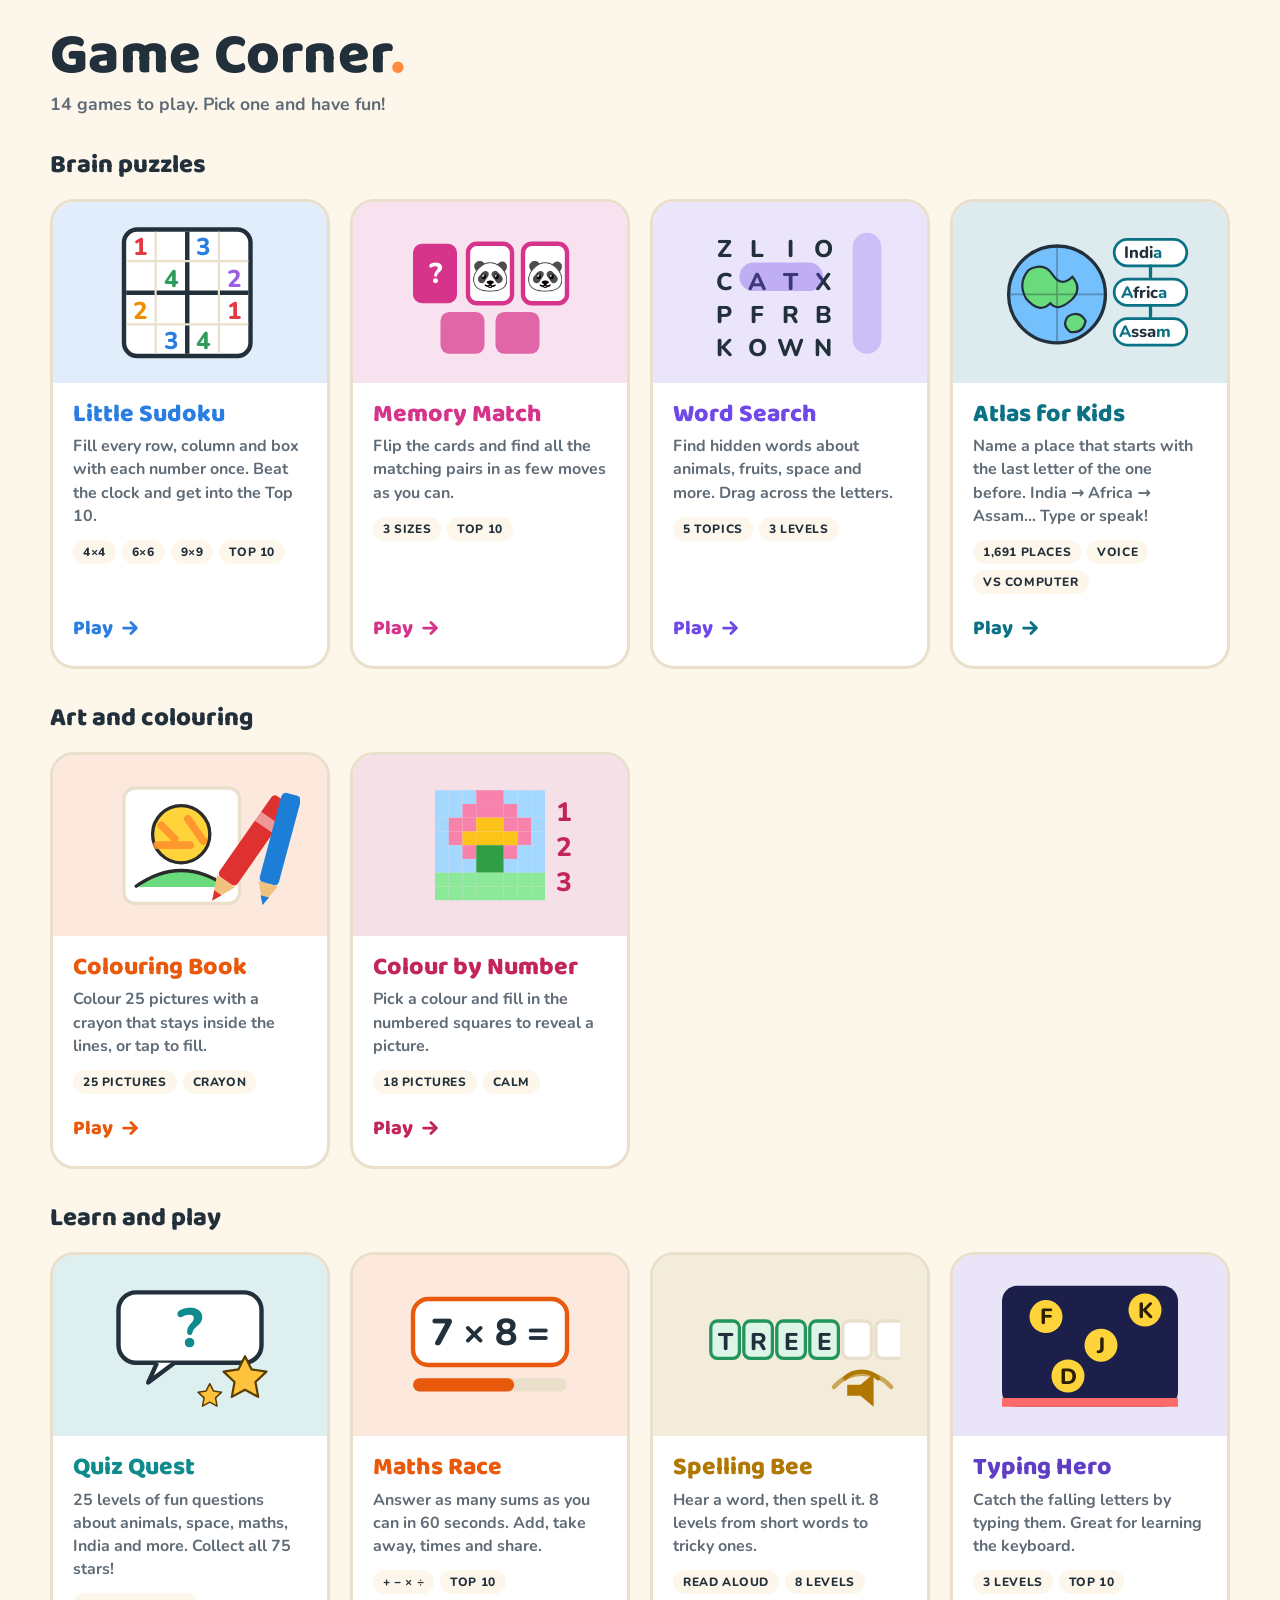
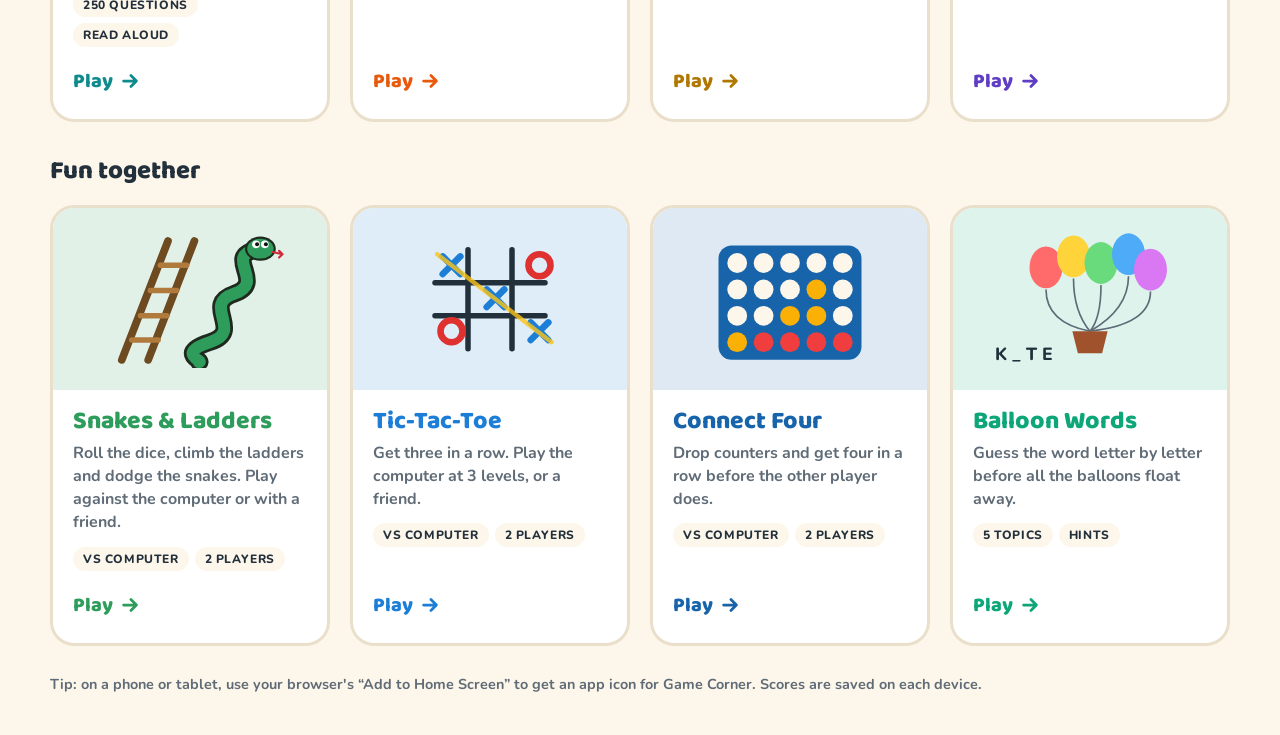
<file: index.html>
<!doctype html>
<html lang="en">
<head>
<meta charset="utf-8">
<script id="gc-update">(function(){var cur="20261020095448";try{fetch("version.json?t="+Date.now(),{cache:"no-store"}).then(function(r){return r.json()}).then(function(j){if(!j||!j.v||j.v===cur)return;var u=new URL(location.href);if(u.searchParams.get("v")===j.v)return;u.searchParams.set("v",j.v);location.replace(u.toString());}).catch(function(){});}catch(e){}})();</script>
<script id="gc-count" data-goatcounter="https://kingsreuben.goatcounter.com/count" async src="https://gc.zgo.at/count.js"></script>
<meta name="viewport" content="width=device-width, initial-scale=1, viewport-fit=cover">
<meta name="theme-color" content="#0f8b8d">
<title>Game Corner</title>
<link rel="icon" href="data:image/svg+xml,%3Csvg xmlns='http://www.w3.org/2000/svg' viewBox='0 0 64 64'%3E%3Crect x='6' y='6' width='52' height='52' rx='14' fill='%23ff8a3d'/%3E%3Ccircle cx='22' cy='22' r='5' fill='%23fff'/%3E%3Ccircle cx='42' cy='42' r='5' fill='%23fff'/%3E%3Ccircle cx='42' cy='22' r='5' fill='%23fff'/%3E%3Ccircle cx='22' cy='42' r='5' fill='%23fff'/%3E%3C/svg%3E">
<link rel="stylesheet" href="https://fonts.googleapis.com/css2?family=Baloo+2:wght@600;700;800&family=Nunito:wght@600;700;800&display=swap">
<style>
/* Layout: big friendly heading, then one large tappable card per game (3 across on wide screens, stacked on phones). */
:root{
  --bg:#fdf6ea; --card:#ffffff; --ink:#22303c; --muted:#5f6b76; --line:#eadfcb;
  --sudoku:#2a7de1; --snakes:#2e9d5b; --quiz:#0f8b8d; --sun:#ffc23d; --accent:#ff8a3d;
  --display:"Baloo 2","Trebuchet MS",system-ui,sans-serif;
  --body:"Nunito",system-ui,-apple-system,"Segoe UI",sans-serif;
  color-scheme:light;
}
@media (prefers-color-scheme: dark){:root{
  --bg:#141b22; --card:#1c2630; --ink:#eef3f7; --muted:#a6b3bf; --line:#2d3a47;
  --sudoku:#6aa8ff; --snakes:#5fd18f; --quiz:#3cc3c4; --sun:#ffcb57; --accent:#ff9a52;
  color-scheme:dark;
}}
*{box-sizing:border-box}
html,body{margin:0}
body{background:var(--bg);color:var(--ink);font-family:var(--body);padding:calc(28px + env(safe-area-inset-top,0px)) 16px calc(40px + env(safe-area-inset-bottom,0px))}
.wrap{max-width:1180px;margin:0 auto;display:flex;flex-direction:column;gap:28px}
header{display:flex;flex-direction:column;gap:6px}
h1{font-family:var(--display);font-weight:800;font-size:clamp(2.4rem,7vw,3.6rem);line-height:1;margin:0;letter-spacing:.3px;text-wrap:balance}
h1 .dot{color:var(--accent)}
header p{margin:0;font-size:1.1rem;font-weight:700;color:var(--muted)}
.games{display:grid;grid-template-columns:repeat(3,minmax(0,1fr));gap:20px}
@media (max-width:820px){.games{grid-template-columns:minmax(0,1fr)}}
.game{--c:var(--accent);display:flex;flex-direction:column;background:var(--card);border:3px solid var(--line);border-radius:24px;overflow:hidden;color:inherit;text-decoration:none;transition:transform .15s ease,border-color .15s ease}
.game:hover{transform:translateY(-4px);border-color:var(--c)}
.game:focus-visible{outline:4px solid var(--c);outline-offset:4px}
.art{background:color-mix(in srgb,var(--c) 14%,var(--card));display:flex;align-items:center;justify-content:center;padding:22px;aspect-ratio:16/10}
.art svg{width:100%;max-width:220px;height:auto}
.info{padding:18px 20px 22px;display:flex;flex-direction:column;gap:8px;flex:1}
.info h2{font-family:var(--display);font-weight:800;font-size:1.8rem;line-height:1.05;margin:0;color:var(--c)}
.info p{margin:0;font-weight:700;color:var(--muted);line-height:1.45}
.tags{display:flex;flex-wrap:wrap;gap:6px;margin-top:4px}
.tags span{font-size:.75rem;font-weight:800;letter-spacing:.05em;text-transform:uppercase;padding:4px 10px;border-radius:999px;background:var(--bg);color:var(--ink)}
.play{margin-top:auto;padding-top:10px;font-family:var(--display);font-weight:800;font-size:1.25rem;color:var(--c);display:flex;align-items:center;gap:6px}
.play svg{width:22px;height:22px;transition:transform .15s}
.game:hover .play svg{transform:translateX(4px)}
.sudoku{--c:var(--sudoku)} .snakes{--c:var(--snakes)} .quiz{--c:var(--quiz)}
.group{display:flex;flex-direction:column;gap:14px}
.gh{margin:0;font-family:var(--display);font-weight:800;font-size:1.6rem}
.games{grid-template-columns:repeat(4,minmax(0,1fr))!important}
.games .info h2{font-size:1.55rem}
@media (max-width:980px){.games{grid-template-columns:repeat(2,minmax(0,1fr))!important}}
@media (max-width:540px){.games{grid-template-columns:minmax(0,1fr)!important}}
.atlas{--c:#0b7285} .colouring{--c:#e8590c} .memory{--c:#d6338a} .words{--c:#7048e8} .colour{--c:#c2255c} .maths{--c:#e8590c} .spell{--c:#b07800} .typing{--c:#5f3dc4} .balloon{--c:#0ca678} .ttt{--c:#1c7ed6} .c4{--c:#1864ab}
@media (prefers-color-scheme: dark){.atlas{--c:#3bc9db} .colouring{--c:#ff8c4a} .memory{--c:#ff6fb3} .words{--c:#a48bff} .colour{--c:#f06595} .maths{--c:#ff8c4a} .spell{--c:#ffc23d} .typing{--c:#9775fa} .balloon{--c:#38d9a9} .ttt{--c:#5aa9ff} .c4{--c:#4dabf7}}
.hello{display:flex;align-items:center;gap:12px;background:var(--card);border:2px solid var(--line);border-radius:18px;padding:14px 18px}
[hidden]{display:none!important}
.visits{display:flex;align-items:baseline;gap:10px;flex-wrap:wrap}
.visits b{font-family:var(--display);font-size:2rem;line-height:1;font-variant-numeric:tabular-nums;color:var(--accent)}
.visits span{font-size:1rem;font-weight:800;color:var(--muted)}
footer{font-size:.9rem;color:var(--muted);font-weight:700;line-height:1.5}
@media (prefers-reduced-motion: reduce){*{transition:none!important}}
</style>
</head>
<body>
<div class="wrap">
  <header>
    <h1>Game Corner<span class="dot">.</span></h1>
    <p>14 games to play. Pick one and have fun!</p>
  </header>

  <section class="hello" id="hello" aria-label="Site visits" hidden data-gc="kingsreuben">
    <div class="visits"><b id="visitTotal">…</b><span>total visits to Game Corner</span></div>
  </section>

  <section class="group">
    <h2 class="gh">Brain puzzles</h2>
    <nav class="games" aria-label="Brain puzzles">
    <a class="game sudoku" href="sudoku.html?v=20261020095448">
      <div class="art" aria-hidden="true">
        <svg viewBox="0 0 200 125">
          <rect x="40" y="5" width="115" height="115" rx="12" fill="var(--card)" stroke="var(--ink)" stroke-width="4"/>
          <path d="M97.5 7v111M42 62.5h111" stroke="var(--ink)" stroke-width="4"/>
          <path d="M68.75 7v111M126.25 7v111M42 33.75h111M42 91.25h111" stroke="var(--line)" stroke-width="2"/>
          <g font-family="Baloo 2, sans-serif" font-weight="800" font-size="22" text-anchor="middle">
            <text x="55" y="28" fill="#e63946">1</text><text x="112" y="28" fill="#2a7de1">3</text>
            <text x="83" y="57" fill="#2e9d5b">4</text><text x="140" y="57" fill="#9b5de5">2</text>
            <text x="55" y="86" fill="#f08c00">2</text><text x="140" y="86" fill="#e63946">1</text>
            <text x="83" y="114" fill="#2a7de1">3</text><text x="112" y="114" fill="#2e9d5b">4</text>
          </g>
        </svg>
      </div>
      <div class="info">
        <h2>Little Sudoku</h2>
        <p>Fill every row, column and box with each number once. Beat the clock and get into the Top 10.</p>
        <div class="tags"><span>4×4</span><span>6×6</span><span>9×9</span><span>Top 10</span></div>
        <span class="play">Play <svg viewBox="0 0 24 24" fill="none" stroke="currentColor" stroke-width="3" stroke-linecap="round" stroke-linejoin="round"><path d="M5 12h14M13 6l6 6-6 6"/></svg></span>
      </div>
    </a>
    <a class="game memory" href="memory-match.html?v=20261020095448">
      <div class="art" aria-hidden="true">
        <svg viewBox="0 0 200 125"><rect x="30" y="18" width="40" height="54" rx="8" fill="var(--c)"/><text x="50" y="54" font-family="Baloo 2, sans-serif" font-weight="800" text-anchor="middle" font-size="26" fill="#fff">?</text><rect x="80" y="18" width="40" height="54" rx="8" fill="var(--card)" stroke="var(--c)" stroke-width="4"/><text x="100" y="56" text-anchor="middle" font-size="28">🐼</text><rect x="130" y="18" width="40" height="54" rx="8" fill="var(--card)" stroke="var(--c)" stroke-width="4"/><text x="150" y="56" text-anchor="middle" font-size="28">🐼</text><rect x="55" y="80" width="40" height="38" rx="8" fill="var(--c)" opacity=".7"/><rect x="105" y="80" width="40" height="38" rx="8" fill="var(--c)" opacity=".7"/></svg>
      </div>
      <div class="info">
        <h2>Memory Match</h2>
        <p>Flip the cards and find all the matching pairs in as few moves as you can.</p>
        <div class="tags"><span>3 sizes</span><span>Top 10</span></div>
        <span class="play">Play <svg viewBox="0 0 24 24" fill="none" stroke="currentColor" stroke-width="3" stroke-linecap="round" stroke-linejoin="round"><path d="M5 12h14M13 6l6 6-6 6"/></svg></span>
      </div>
    </a>
    <a class="game words" href="word-search.html?v=20261020095448">
      <div class="art" aria-hidden="true">
        <svg viewBox="0 0 200 125"><text x="40" y="30" font-family="Baloo 2, sans-serif" font-weight="800" text-anchor="middle" font-size="22" fill="var(--ink)">Z</text><text x="70" y="30" font-family="Baloo 2, sans-serif" font-weight="800" text-anchor="middle" font-size="22" fill="var(--ink)">L</text><text x="100" y="30" font-family="Baloo 2, sans-serif" font-weight="800" text-anchor="middle" font-size="22" fill="var(--ink)">I</text><text x="130" y="30" font-family="Baloo 2, sans-serif" font-weight="800" text-anchor="middle" font-size="22" fill="var(--ink)">O</text><text x="40" y="60" font-family="Baloo 2, sans-serif" font-weight="800" text-anchor="middle" font-size="22" fill="var(--ink)">C</text><text x="70" y="60" font-family="Baloo 2, sans-serif" font-weight="800" text-anchor="middle" font-size="22" fill="var(--ink)">A</text><text x="100" y="60" font-family="Baloo 2, sans-serif" font-weight="800" text-anchor="middle" font-size="22" fill="var(--ink)">T</text><text x="130" y="60" font-family="Baloo 2, sans-serif" font-weight="800" text-anchor="middle" font-size="22" fill="var(--ink)">X</text><text x="40" y="90" font-family="Baloo 2, sans-serif" font-weight="800" text-anchor="middle" font-size="22" fill="var(--ink)">P</text><text x="70" y="90" font-family="Baloo 2, sans-serif" font-weight="800" text-anchor="middle" font-size="22" fill="var(--ink)">F</text><text x="100" y="90" font-family="Baloo 2, sans-serif" font-weight="800" text-anchor="middle" font-size="22" fill="var(--ink)">R</text><text x="130" y="90" font-family="Baloo 2, sans-serif" font-weight="800" text-anchor="middle" font-size="22" fill="var(--ink)">B</text><text x="40" y="120" font-family="Baloo 2, sans-serif" font-weight="800" text-anchor="middle" font-size="22" fill="var(--ink)">K</text><text x="70" y="120" font-family="Baloo 2, sans-serif" font-weight="800" text-anchor="middle" font-size="22" fill="var(--ink)">O</text><text x="100" y="120" font-family="Baloo 2, sans-serif" font-weight="800" text-anchor="middle" font-size="22" fill="var(--ink)">W</text><text x="130" y="120" font-family="Baloo 2, sans-serif" font-weight="800" text-anchor="middle" font-size="22" fill="var(--ink)">N</text><rect x="54" y="35" width="76" height="26" rx="13" fill="var(--c)" opacity=".35"/><rect x="157" y="8" width="26" height="110" rx="13" fill="var(--c)" opacity=".25"/></svg>
      </div>
      <div class="info">
        <h2>Word Search</h2>
        <p>Find hidden words about animals, fruits, space and more. Drag across the letters.</p>
        <div class="tags"><span>5 topics</span><span>3 levels</span></div>
        <span class="play">Play <svg viewBox="0 0 24 24" fill="none" stroke="currentColor" stroke-width="3" stroke-linecap="round" stroke-linejoin="round"><path d="M5 12h14M13 6l6 6-6 6"/></svg></span>
      </div>
    </a>
    <a class="game atlas" href="atlas.html?v=20261020095448">
      <div class="art" aria-hidden="true">
        <svg viewBox="0 0 200 125"><circle cx="70" cy="64" r="44" fill="#74c0fc" stroke="var(--ink)" stroke-width="3"/><path d="M44 42q14-8 22 4t18 2q10 12-2 22t-18 2q-10 10-22-4q-8-14 2-26z" fill="#69db7c" stroke="var(--ink)" stroke-width="2"/><path d="M80 84q10-6 16 4q-2 12-14 10q-8-6-2-14z" fill="#69db7c" stroke="var(--ink)" stroke-width="2"/><path d="M26 64h88M70 20v88" stroke="var(--ink)" stroke-width="1.5" opacity=".35"/><g font-family="Baloo 2, sans-serif" font-weight="800" font-size="15" fill="var(--ink)"><rect x="122" y="14" width="66" height="24" rx="12" fill="var(--card)" stroke="var(--c)" stroke-width="2.5"/><text x="131" y="31">Indi<tspan fill="var(--c)">a</tspan></text><rect x="122" y="50" width="66" height="24" rx="12" fill="var(--card)" stroke="var(--c)" stroke-width="2.5"/><text x="128" y="67"><tspan fill="var(--c)">A</tspan>fric<tspan fill="var(--c)">a</tspan></text><rect x="122" y="86" width="66" height="24" rx="12" fill="var(--card)" stroke="var(--c)" stroke-width="2.5"/><text x="126" y="103"><tspan fill="var(--c)">A</tspan>ssa<tspan fill="var(--c)">m</tspan></text></g><path d="M155 38v10M155 74v10" stroke="var(--c)" stroke-width="3" stroke-linecap="round"/></svg>
      </div>
      <div class="info">
        <h2>Atlas for Kids</h2>
        <p>Name a place that starts with the last letter of the one before. India → Africa → Assam… Type or speak!</p>
        <div class="tags"><span>1,691 places</span><span>Voice</span><span>vs Computer</span></div>
        <span class="play">Play <svg viewBox="0 0 24 24" fill="none" stroke="currentColor" stroke-width="3" stroke-linecap="round" stroke-linejoin="round"><path d="M5 12h14M13 6l6 6-6 6"/></svg></span>
      </div>
    </a>
    </nav>
  </section>
  <section class="group">
    <h2 class="gh">Art and colouring</h2>
    <nav class="games" aria-label="Art and colouring">
    <a class="game colouring" href="colouring.html?v=20261020095448">
      <div class="art" aria-hidden="true">
        <svg viewBox="0 0 200 125"><rect x="40" y="10" width="105" height="105" rx="10" fill="#fff" stroke="var(--line)" stroke-width="3"/><circle cx="92" cy="52" r="26" fill="#ffd43b" stroke="#2b2b2b" stroke-width="3"/><path d="M50 100q42-30 84 0" fill="#69db7c" stroke="#2b2b2b" stroke-width="3"/><path d="M74 44l12 12M98 38l14 20M70 62l30 0" stroke="#ff922b" stroke-width="7" stroke-linecap="round" opacity=".9"/><g transform="rotate(35 150 70)"><rect x="140" y="10" width="20" height="90" rx="4" fill="#e03131"/><rect x="140" y="30" width="20" height="10" fill="#fff" opacity=".5"/><polygon points="140,100 160,100 150,122" fill="#f1c27d"/><polygon points="146,113 154,113 150,122" fill="#e03131"/></g><g transform="rotate(15 180 60)"><rect x="172" y="14" width="18" height="84" rx="4" fill="#1c7ed6"/><polygon points="172,98 190,98 181,118" fill="#f1c27d"/><polygon points="177,110 185,110 181,118" fill="#1c7ed6"/></g></svg>
      </div>
      <div class="info">
        <h2>Colouring Book</h2>
        <p>Colour 25 pictures with a crayon that stays inside the lines, or tap to fill.</p>
        <div class="tags"><span>25 pictures</span><span>Crayon</span></div>
        <span class="play">Play <svg viewBox="0 0 24 24" fill="none" stroke="currentColor" stroke-width="3" stroke-linecap="round" stroke-linejoin="round"><path d="M5 12h14M13 6l6 6-6 6"/></svg></span>
      </div>
    </a>
    <a class="game colour" href="colour-by-number.html?v=20261020095448">
      <div class="art" aria-hidden="true">
        <svg viewBox="0 0 200 125"><rect x="50.0" y="12.0" width="12.5" height="12.5" fill="#a5d8ff"/><rect x="62.5" y="12.0" width="12.5" height="12.5" fill="#a5d8ff"/><rect x="75.0" y="12.0" width="12.5" height="12.5" fill="#a5d8ff"/><rect x="87.5" y="12.0" width="12.5" height="12.5" fill="#f783ac"/><rect x="100.0" y="12.0" width="12.5" height="12.5" fill="#f783ac"/><rect x="112.5" y="12.0" width="12.5" height="12.5" fill="#a5d8ff"/><rect x="125.0" y="12.0" width="12.5" height="12.5" fill="#a5d8ff"/><rect x="137.5" y="12.0" width="12.5" height="12.5" fill="#a5d8ff"/><rect x="50.0" y="24.5" width="12.5" height="12.5" fill="#a5d8ff"/><rect x="62.5" y="24.5" width="12.5" height="12.5" fill="#a5d8ff"/><rect x="75.0" y="24.5" width="12.5" height="12.5" fill="#f783ac"/><rect x="87.5" y="24.5" width="12.5" height="12.5" fill="#f783ac"/><rect x="100.0" y="24.5" width="12.5" height="12.5" fill="#f783ac"/><rect x="112.5" y="24.5" width="12.5" height="12.5" fill="#f783ac"/><rect x="125.0" y="24.5" width="12.5" height="12.5" fill="#a5d8ff"/><rect x="137.5" y="24.5" width="12.5" height="12.5" fill="#a5d8ff"/><rect x="50.0" y="37.0" width="12.5" height="12.5" fill="#a5d8ff"/><rect x="62.5" y="37.0" width="12.5" height="12.5" fill="#f783ac"/><rect x="75.0" y="37.0" width="12.5" height="12.5" fill="#f783ac"/><rect x="87.5" y="37.0" width="12.5" height="12.5" fill="#fcc419"/><rect x="100.0" y="37.0" width="12.5" height="12.5" fill="#fcc419"/><rect x="112.5" y="37.0" width="12.5" height="12.5" fill="#f783ac"/><rect x="125.0" y="37.0" width="12.5" height="12.5" fill="#f783ac"/><rect x="137.5" y="37.0" width="12.5" height="12.5" fill="#a5d8ff"/><rect x="50.0" y="49.5" width="12.5" height="12.5" fill="#a5d8ff"/><rect x="62.5" y="49.5" width="12.5" height="12.5" fill="#f783ac"/><rect x="75.0" y="49.5" width="12.5" height="12.5" fill="#fcc419"/><rect x="87.5" y="49.5" width="12.5" height="12.5" fill="#fcc419"/><rect x="100.0" y="49.5" width="12.5" height="12.5" fill="#fcc419"/><rect x="112.5" y="49.5" width="12.5" height="12.5" fill="#fcc419"/><rect x="125.0" y="49.5" width="12.5" height="12.5" fill="#f783ac"/><rect x="137.5" y="49.5" width="12.5" height="12.5" fill="#a5d8ff"/><rect x="50.0" y="62.0" width="12.5" height="12.5" fill="#a5d8ff"/><rect x="62.5" y="62.0" width="12.5" height="12.5" fill="#a5d8ff"/><rect x="75.0" y="62.0" width="12.5" height="12.5" fill="#f783ac"/><rect x="87.5" y="62.0" width="12.5" height="12.5" fill="#2f9e44"/><rect x="100.0" y="62.0" width="12.5" height="12.5" fill="#2f9e44"/><rect x="112.5" y="62.0" width="12.5" height="12.5" fill="#f783ac"/><rect x="125.0" y="62.0" width="12.5" height="12.5" fill="#a5d8ff"/><rect x="137.5" y="62.0" width="12.5" height="12.5" fill="#a5d8ff"/><rect x="50.0" y="74.5" width="12.5" height="12.5" fill="#a5d8ff"/><rect x="62.5" y="74.5" width="12.5" height="12.5" fill="#a5d8ff"/><rect x="75.0" y="74.5" width="12.5" height="12.5" fill="#a5d8ff"/><rect x="87.5" y="74.5" width="12.5" height="12.5" fill="#2f9e44"/><rect x="100.0" y="74.5" width="12.5" height="12.5" fill="#2f9e44"/><rect x="112.5" y="74.5" width="12.5" height="12.5" fill="#a5d8ff"/><rect x="125.0" y="74.5" width="12.5" height="12.5" fill="#a5d8ff"/><rect x="137.5" y="74.5" width="12.5" height="12.5" fill="#a5d8ff"/><rect x="50.0" y="87.0" width="12.5" height="12.5" fill="#8ce99a"/><rect x="62.5" y="87.0" width="12.5" height="12.5" fill="#8ce99a"/><rect x="75.0" y="87.0" width="12.5" height="12.5" fill="#8ce99a"/><rect x="87.5" y="87.0" width="12.5" height="12.5" fill="#8ce99a"/><rect x="100.0" y="87.0" width="12.5" height="12.5" fill="#8ce99a"/><rect x="112.5" y="87.0" width="12.5" height="12.5" fill="#8ce99a"/><rect x="125.0" y="87.0" width="12.5" height="12.5" fill="#8ce99a"/><rect x="137.5" y="87.0" width="12.5" height="12.5" fill="#8ce99a"/><rect x="50.0" y="99.5" width="12.5" height="12.5" fill="#8ce99a"/><rect x="62.5" y="99.5" width="12.5" height="12.5" fill="#8ce99a"/><rect x="75.0" y="99.5" width="12.5" height="12.5" fill="#8ce99a"/><rect x="87.5" y="99.5" width="12.5" height="12.5" fill="#8ce99a"/><rect x="100.0" y="99.5" width="12.5" height="12.5" fill="#8ce99a"/><rect x="112.5" y="99.5" width="12.5" height="12.5" fill="#8ce99a"/><rect x="125.0" y="99.5" width="12.5" height="12.5" fill="#8ce99a"/><rect x="137.5" y="99.5" width="12.5" height="12.5" fill="#8ce99a"/><text x="167" y="40" font-family="Baloo 2, sans-serif" font-weight="800" text-anchor="middle" font-size="24" fill="var(--c)">1</text><text x="167" y="72" font-family="Baloo 2, sans-serif" font-weight="800" text-anchor="middle" font-size="24" fill="var(--c)">2</text><text x="167" y="104" font-family="Baloo 2, sans-serif" font-weight="800" text-anchor="middle" font-size="24" fill="var(--c)">3</text></svg>
      </div>
      <div class="info">
        <h2>Colour by Number</h2>
        <p>Pick a colour and fill in the numbered squares to reveal a picture.</p>
        <div class="tags"><span>18 pictures</span><span>Calm</span></div>
        <span class="play">Play <svg viewBox="0 0 24 24" fill="none" stroke="currentColor" stroke-width="3" stroke-linecap="round" stroke-linejoin="round"><path d="M5 12h14M13 6l6 6-6 6"/></svg></span>
      </div>
    </a>
    </nav>
  </section>
  <section class="group">
    <h2 class="gh">Learn and play</h2>
    <nav class="games" aria-label="Learn and play">
    <a class="game quiz" href="quiz-quest.html?v=20261020095448">
      <div class="art" aria-hidden="true">
        <svg viewBox="0 0 200 125">
          <rect x="35" y="14" width="130" height="64" rx="16" fill="var(--card)" stroke="var(--ink)" stroke-width="4"/>
          <path d="M70 78l-8 18 24-18" fill="var(--card)" stroke="var(--ink)" stroke-width="4" stroke-linejoin="round"/>
          <text x="100" y="64" font-family="Baloo 2, sans-serif" font-weight="800" font-size="50" text-anchor="middle" fill="var(--quiz)">?</text>
          <g transform="translate(150 92)"><path fill="var(--sun)" stroke="#5a3d00" stroke-width="2" stroke-linejoin="round" d="M0-20l6 12 13.5 2-10 9.5 2.5 13.5L0 10.5-12 17l2.5-13.5-10-9.5L-6-8z"/></g>
          <g transform="translate(118 108) scale(.55)"><path fill="var(--sun)" stroke="#5a3d00" stroke-width="2.5" stroke-linejoin="round" d="M0-20l6 12 13.5 2-10 9.5 2.5 13.5L0 10.5-12 17l2.5-13.5-10-9.5L-6-8z"/></g>
        </svg>
      </div>
      <div class="info">
        <h2>Quiz Quest</h2>
        <p>25 levels of fun questions about animals, space, maths, India and more. Collect all 75 stars!</p>
        <div class="tags"><span>250 questions</span><span>Read aloud</span></div>
        <span class="play">Play <svg viewBox="0 0 24 24" fill="none" stroke="currentColor" stroke-width="3" stroke-linecap="round" stroke-linejoin="round"><path d="M5 12h14M13 6l6 6-6 6"/></svg></span>
      </div>
    </a>
    <a class="game maths" href="maths-race.html?v=20261020095448">
      <div class="art" aria-hidden="true">
        <svg viewBox="0 0 200 125"><rect x="30" y="20" width="140" height="60" rx="14" fill="var(--card)" stroke="var(--c)" stroke-width="4"/><text x="100" y="62" font-family="Baloo 2, sans-serif" font-weight="800" text-anchor="middle" font-size="34" fill="var(--ink)">7 × 8 =</text><rect x="30" y="92" width="140" height="12" rx="6" fill="var(--line)"/><rect x="30" y="92" width="92" height="12" rx="6" fill="var(--c)"/></svg>
      </div>
      <div class="info">
        <h2>Maths Race</h2>
        <p>Answer as many sums as you can in 60 seconds. Add, take away, times and share.</p>
        <div class="tags"><span>+ − × ÷</span><span>Top 10</span></div>
        <span class="play">Play <svg viewBox="0 0 24 24" fill="none" stroke="currentColor" stroke-width="3" stroke-linecap="round" stroke-linejoin="round"><path d="M5 12h14M13 6l6 6-6 6"/></svg></span>
      </div>
    </a>
    <a class="game spell" href="spelling-bee.html?v=20261020095448">
      <div class="art" aria-hidden="true">
        <svg viewBox="0 0 200 125"><rect x="28" y="40" width="26" height="34" rx="6" fill="var(--goodBg,#dcf5e6)" stroke="#23945a" stroke-width="3"/><text x="41" y="66" font-family="Baloo 2, sans-serif" font-weight="800" text-anchor="middle" font-size="22" fill="var(--ink)">T</text><rect x="58" y="40" width="26" height="34" rx="6" fill="var(--goodBg,#dcf5e6)" stroke="#23945a" stroke-width="3"/><text x="71" y="66" font-family="Baloo 2, sans-serif" font-weight="800" text-anchor="middle" font-size="22" fill="var(--ink)">R</text><rect x="88" y="40" width="26" height="34" rx="6" fill="var(--goodBg,#dcf5e6)" stroke="#23945a" stroke-width="3"/><text x="101" y="66" font-family="Baloo 2, sans-serif" font-weight="800" text-anchor="middle" font-size="22" fill="var(--ink)">E</text><rect x="118" y="40" width="26" height="34" rx="6" fill="var(--goodBg,#dcf5e6)" stroke="#23945a" stroke-width="3"/><text x="131" y="66" font-family="Baloo 2, sans-serif" font-weight="800" text-anchor="middle" font-size="22" fill="var(--ink)">E</text><rect x="148" y="40" width="26" height="34" rx="6" fill="var(--card)" stroke="var(--line)" stroke-width="3"/><text x="161" y="66" font-family="Baloo 2, sans-serif" font-weight="800" text-anchor="middle" font-size="22" fill="var(--ink)"> </text><rect x="178" y="40" width="26" height="34" rx="6" fill="var(--card)" stroke="var(--line)" stroke-width="3"/><text x="191" y="66" font-family="Baloo 2, sans-serif" font-weight="800" text-anchor="middle" font-size="22" fill="var(--ink)"> </text><path d="M150 92c8-8 22-8 30 0" fill="none" stroke="var(--c)" stroke-width="4" stroke-linecap="round"/><path d="M140 100c14-16 38-16 52 0" fill="none" stroke="var(--c)" stroke-width="4" stroke-linecap="round" opacity=".6"/><path d="M152 108h12l12 10v-30l-12 10h-12z" fill="var(--c)"/></svg>
      </div>
      <div class="info">
        <h2>Spelling Bee</h2>
        <p>Hear a word, then spell it. 8 levels from short words to tricky ones.</p>
        <div class="tags"><span>Read aloud</span><span>8 levels</span></div>
        <span class="play">Play <svg viewBox="0 0 24 24" fill="none" stroke="currentColor" stroke-width="3" stroke-linecap="round" stroke-linejoin="round"><path d="M5 12h14M13 6l6 6-6 6"/></svg></span>
      </div>
    </a>
    <a class="game typing" href="typing-hero.html?v=20261020095448">
      <div class="art" aria-hidden="true">
        <svg viewBox="0 0 200 125"><rect x="20" y="8" width="160" height="110" rx="14" fill="#1b1f4a"/><circle cx="60" cy="36" r="15" fill="#ffd43b"/><text x="60" y="43" font-family="Baloo 2, sans-serif" font-weight="800" text-anchor="middle" font-size="20" fill="#2b1d00">F</text><circle cx="110" cy="62" r="15" fill="#ffd43b"/><text x="110" y="69" font-family="Baloo 2, sans-serif" font-weight="800" text-anchor="middle" font-size="20" fill="#2b1d00">J</text><circle cx="150" cy="30" r="15" fill="#ffd43b"/><text x="150" y="37" font-family="Baloo 2, sans-serif" font-weight="800" text-anchor="middle" font-size="20" fill="#2b1d00">K</text><circle cx="80" cy="90" r="15" fill="#ffd43b"/><text x="80" y="97" font-family="Baloo 2, sans-serif" font-weight="800" text-anchor="middle" font-size="20" fill="#2b1d00">D</text><rect x="20" y="110" width="160" height="8" fill="#ff6b6b"/></svg>
      </div>
      <div class="info">
        <h2>Typing Hero</h2>
        <p>Catch the falling letters by typing them. Great for learning the keyboard.</p>
        <div class="tags"><span>3 levels</span><span>Top 10</span></div>
        <span class="play">Play <svg viewBox="0 0 24 24" fill="none" stroke="currentColor" stroke-width="3" stroke-linecap="round" stroke-linejoin="round"><path d="M5 12h14M13 6l6 6-6 6"/></svg></span>
      </div>
    </a>
    </nav>
  </section>
  <section class="group">
    <h2 class="gh">Fun together</h2>
    <nav class="games" aria-label="Fun together">
    <a class="game snakes" href="snakes-ladders.html?v=20261020095448">
      <div class="art" aria-hidden="true">
        <svg viewBox="0 0 200 125">
          <g stroke="#6e4a20" stroke-width="7" stroke-linecap="round"><path d="M38 118L80 10M62 118L104 10"/></g>
          <g stroke="#b07a3c" stroke-width="5" stroke-linecap="round"><path d="M47 100h24M55 78h24M64 55h24M73 32h24"/></g>
          <path d="M160 18c-30 6 10 30-20 40s10 34-22 44s-4 18-10 18" fill="none" stroke="#1f2a1f" stroke-width="16" stroke-linecap="round"/>
          <path d="M160 18c-30 6 10 30-20 40s10 34-22 44s-4 18-10 18" fill="none" stroke="var(--snakes)" stroke-width="11" stroke-linecap="round"/>
          <ellipse cx="164" cy="17" rx="14" ry="11" fill="#1f2a1f"/><ellipse cx="164" cy="17" rx="12" ry="9" fill="var(--snakes)"/>
          <circle cx="160" cy="13" r="3.5" fill="#fff"/><circle cx="168" cy="13" r="3.5" fill="#fff"/>
          <circle cx="161" cy="13" r="1.8" fill="#111"/><circle cx="169" cy="13" r="1.8" fill="#111"/>
          <path d="M175 20l9 2m-3-3l3 3-3 3" stroke="#d12b3b" stroke-width="2" fill="none" stroke-linecap="round"/>
        </svg>
      </div>
      <div class="info">
        <h2>Snakes &amp; Ladders</h2>
        <p>Roll the dice, climb the ladders and dodge the snakes. Play against the computer or with a friend.</p>
        <div class="tags"><span>vs Computer</span><span>2 Players</span></div>
        <span class="play">Play <svg viewBox="0 0 24 24" fill="none" stroke="currentColor" stroke-width="3" stroke-linecap="round" stroke-linejoin="round"><path d="M5 12h14M13 6l6 6-6 6"/></svg></span>
      </div>
    </a>
    <a class="game ttt" href="tic-tac-toe.html?v=20261020095448">
      <div class="art" aria-hidden="true">
        <svg viewBox="0 0 200 125"><path d="M80 18v90M120 18v90M50 48h100M50 78h100" stroke="var(--ink)" stroke-width="5" stroke-linecap="round"/><path d="M57 24l16 16M73 24l-16 16M97 54l16 16M113 54l-16 16M137 84l16 16M153 84l-16 16" stroke="#1c7ed6" stroke-width="6" stroke-linecap="round"/><circle cx="145" cy="32" r="10" fill="none" stroke="#e03131" stroke-width="6"/><circle cx="65" cy="92" r="10" fill="none" stroke="#e03131" stroke-width="6"/><path d="M52 22L156 102" stroke="#fcc419" stroke-width="4" stroke-linecap="round" opacity=".8"/></svg>
      </div>
      <div class="info">
        <h2>Tic-Tac-Toe</h2>
        <p>Get three in a row. Play the computer at 3 levels, or a friend.</p>
        <div class="tags"><span>vs Computer</span><span>2 Players</span></div>
        <span class="play">Play <svg viewBox="0 0 24 24" fill="none" stroke="currentColor" stroke-width="3" stroke-linecap="round" stroke-linejoin="round"><path d="M5 12h14M13 6l6 6-6 6"/></svg></span>
      </div>
    </a>
    <a class="game c4" href="connect-four.html?v=20261020095448">
      <div class="art" aria-hidden="true">
        <svg viewBox="0 0 200 125"><rect x="35" y="14" width="130" height="104" rx="12" fill="#1864ab"/><circle cx="52" cy="30" r="9" fill="var(--bg)"/><circle cx="76" cy="30" r="9" fill="var(--bg)"/><circle cx="100" cy="30" r="9" fill="var(--bg)"/><circle cx="124" cy="30" r="9" fill="var(--bg)"/><circle cx="148" cy="30" r="9" fill="var(--bg)"/><circle cx="52" cy="54" r="9" fill="var(--bg)"/><circle cx="76" cy="54" r="9" fill="var(--bg)"/><circle cx="100" cy="54" r="9" fill="var(--bg)"/><circle cx="124" cy="54" r="9" fill="#fab005"/><circle cx="148" cy="54" r="9" fill="var(--bg)"/><circle cx="52" cy="78" r="9" fill="var(--bg)"/><circle cx="76" cy="78" r="9" fill="var(--bg)"/><circle cx="100" cy="78" r="9" fill="#fab005"/><circle cx="124" cy="78" r="9" fill="#fab005"/><circle cx="148" cy="78" r="9" fill="var(--bg)"/><circle cx="52" cy="102" r="9" fill="#fab005"/><circle cx="76" cy="102" r="9" fill="#f03e3e"/><circle cx="100" cy="102" r="9" fill="#f03e3e"/><circle cx="124" cy="102" r="9" fill="#f03e3e"/><circle cx="148" cy="102" r="9" fill="#f03e3e"/></svg>
      </div>
      <div class="info">
        <h2>Connect Four</h2>
        <p>Drop counters and get four in a row before the other player does.</p>
        <div class="tags"><span>vs Computer</span><span>2 Players</span></div>
        <span class="play">Play <svg viewBox="0 0 24 24" fill="none" stroke="currentColor" stroke-width="3" stroke-linecap="round" stroke-linejoin="round"><path d="M5 12h14M13 6l6 6-6 6"/></svg></span>
      </div>
    </a>
    <a class="game balloon" href="balloon-words.html?v=20261020095448">
      <div class="art" aria-hidden="true">
        <svg viewBox="0 0 200 125"><path d="M60 54 Q60 84 100 92" stroke="var(--muted)" stroke-width="1.5" fill="none"/><ellipse cx="60" cy="34" rx="15" ry="19" fill="#ff6b6b"/><path d="M85 44 Q85 74 100 92" stroke="var(--muted)" stroke-width="1.5" fill="none"/><ellipse cx="85" cy="24" rx="15" ry="19" fill="#ffd43b"/><path d="M110 50 Q110 80 100 92" stroke="var(--muted)" stroke-width="1.5" fill="none"/><ellipse cx="110" cy="30" rx="15" ry="19" fill="#69db7c"/><path d="M135 42 Q135 72 100 92" stroke="var(--muted)" stroke-width="1.5" fill="none"/><ellipse cx="135" cy="22" rx="15" ry="19" fill="#4dabf7"/><path d="M155 56 Q155 86 100 92" stroke="var(--muted)" stroke-width="1.5" fill="none"/><ellipse cx="155" cy="36" rx="15" ry="19" fill="#da77f2"/><path d="M84 92h32l-5 20h-22z" fill="#a0522d"/><text x="40" y="118" font-family="Baloo 2, sans-serif" font-weight="800" text-anchor="middle" font-size="16" fill="var(--ink)">K _ T E</text></svg>
      </div>
      <div class="info">
        <h2>Balloon Words</h2>
        <p>Guess the word letter by letter before all the balloons float away.</p>
        <div class="tags"><span>5 topics</span><span>Hints</span></div>
        <span class="play">Play <svg viewBox="0 0 24 24" fill="none" stroke="currentColor" stroke-width="3" stroke-linecap="round" stroke-linejoin="round"><path d="M5 12h14M13 6l6 6-6 6"/></svg></span>
      </div>
    </a>
    </nav>
  </section>

  <footer>Tip: on a phone or tablet, use your browser's “Add to Home Screen” to get an app icon for Game Corner. Scores are saved on each device.</footer>
</div>
<script>
(function(){
  /* Total visits from everyone, read from GoatCounter's public counter. */
  var box=document.getElementById('hello'), code=box.getAttribute('data-gc');
  if(!code) return;
  fetch('https://'+code+'.goatcounter.com/counter/TOTAL.json',{cache:'no-store'})
    .then(function(r){ if(!r.ok) throw 0; return r.json(); })
    .then(function(j){ if(!j||j.count==null) return; document.getElementById('visitTotal').textContent=String(j.count).replace(/[  \s]/g,','); box.hidden=false; })
    .catch(function(){});
})();
</script>
</body>
</html>
</file>
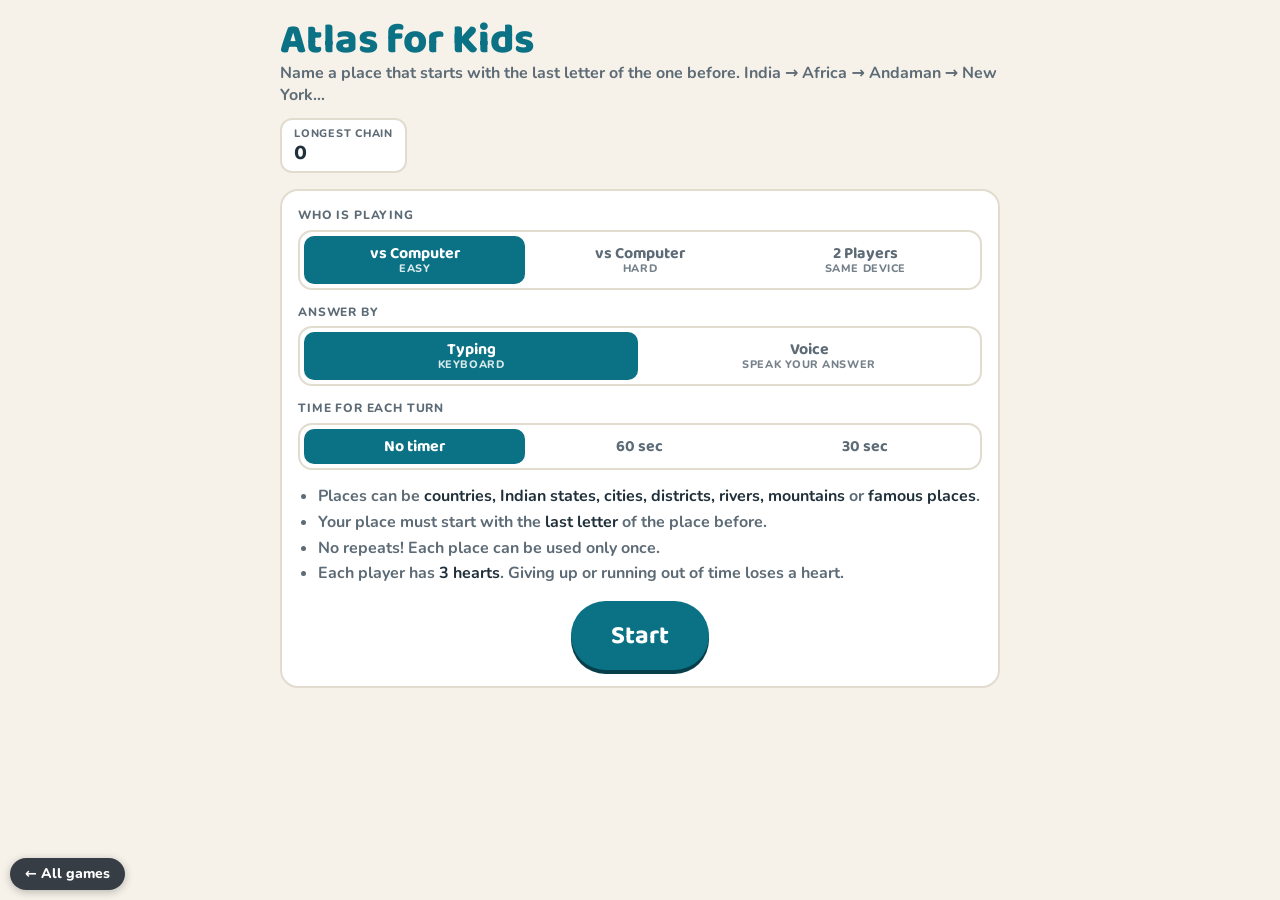
<file: atlas.html>
<!doctype html>
<html lang="en">
<head>
<meta charset="utf-8">
<script id="gc-update">(function(){var cur="20261020095448";try{fetch("version.json?t="+Date.now(),{cache:"no-store"}).then(function(r){return r.json()}).then(function(j){if(!j||!j.v||j.v===cur)return;var u=new URL(location.href);if(u.searchParams.get("v")===j.v)return;u.searchParams.set("v",j.v);location.replace(u.toString());}).catch(function(){});}catch(e){}})();</script>
<script id="gc-count" data-goatcounter="https://kingsreuben.goatcounter.com/count" async src="https://gc.zgo.at/count.js"></script>
<meta name="viewport" content="width=device-width, initial-scale=1, viewport-fit=cover">
<title>Atlas for Kids</title>
<link rel="stylesheet" href="https://fonts.googleapis.com/css2?family=Baloo+2:wght@600;700;800&family=Nunito:wght@600;700;800;900&display=swap">
<link rel="stylesheet" href="common.css?v=20261020095448">
<style>
:root{--accent:#0b7285;--p1:#1c7ed6;--p2:#e8590c;--sea:#d0ebff;--land:#d3f9d8}
@media (prefers-color-scheme: dark){:root{--accent:#3bc9db;--accentInk:#03252b;--p1:#5aa9ff;--p2:#ff8c4a;--sea:#14324a;--land:#173a24}}
.setup{display:flex;flex-direction:column;gap:14px}
.setup label.h{font-size:.75rem;font-weight:800;letter-spacing:.07em;text-transform:uppercase;color:var(--muted)}
.field{display:flex;flex-direction:column;gap:6px}
.how{margin:0;padding-left:20px;color:var(--muted);font-weight:700;line-height:1.6}
.how b{color:var(--ink)}
.board{display:grid;grid-template-columns:1fr auto 1fr;gap:12px;align-items:stretch}
.pl{background:var(--card);border:3px solid var(--line);border-radius:16px;padding:10px 12px;display:flex;flex-direction:column;gap:2px;min-width:0}
.pl.on{border-color:currentColor;box-shadow:0 4px 0 currentColor}
.pl#pl0{color:var(--p1)} .pl#pl1{color:var(--p2)}
.pl .nm{font-family:var(--display);font-weight:800;font-size:1.2rem;line-height:1.1;color:var(--ink);overflow:hidden;text-overflow:ellipsis;white-space:nowrap}
.pl .hearts{color:#e03131;font-size:1.1rem;letter-spacing:2px}
.pl .pts{font-weight:800;color:var(--muted);font-size:.85rem}
.letter{display:flex;flex-direction:column;align-items:center;justify-content:center;background:var(--accent);color:var(--accentInk);border-radius:18px;padding:6px 16px;min-width:96px}
.letter span{font-size:.68rem;font-weight:800;letter-spacing:.08em;text-transform:uppercase;opacity:.9}
.letter b{font-family:var(--display);font-size:3rem;line-height:1}
@media (max-width:480px){.board{grid-template-columns:1fr 1fr}.letter{grid-column:1/-1;grid-row:1;flex-direction:row;gap:12px;padding:6px}.letter b{font-size:2.2rem}}
.turnbox{background:var(--card);border:3px solid var(--line);border-radius:20px;padding:16px;display:flex;flex-direction:column;gap:12px}
.prompt{margin:0;font-family:var(--display);font-weight:700;font-size:1.35rem;line-height:1.25;text-wrap:balance}
.prompt em{font-style:normal;color:var(--accent)}
.inrow{display:flex;gap:8px}
.inrow input{flex:1;min-width:0;font-family:var(--display);font-size:1.4rem;padding:10px 14px;border-radius:14px;border:3px solid var(--line);background:var(--bg);color:var(--ink)}
.inrow input:focus{outline:none;border-color:var(--accent)}
.mic{display:flex;flex-direction:column;align-items:center;gap:8px}
.micbtn{width:96px;height:96px;border-radius:50%;border:0;background:var(--accent);color:var(--accentInk);display:flex;align-items:center;justify-content:center;box-shadow:0 5px 0 color-mix(in srgb,var(--accent) 55%,#000)}
.micbtn svg{width:44px;height:44px}
.micbtn.live{background:#e03131;animation:pulse 1s infinite}
@keyframes pulse{50%{transform:scale(1.07)}}
.heard{margin:0;font-weight:800;color:var(--muted);min-height:1.4em;text-align:center}
.actions{display:flex;gap:8px;flex-wrap:wrap}
.actions .btn{font-size:1rem;padding:9px 14px}
.timerbar{height:8px;border-radius:4px;background:var(--soft);overflow:hidden}
.timerbar i{display:block;height:100%;background:var(--accent);width:100%;transition:width .25s linear}
.accept{background:none;border:0;color:var(--accent);font-weight:800;text-decoration:underline;padding:0;font-size:.95rem;align-self:flex-start}
.chain{display:flex;flex-wrap:wrap;gap:6px 4px;align-items:center;list-style:none;margin:0;padding:0}
.chain li{display:flex;align-items:center;gap:4px}
.chain li+li::before{content:"→";color:var(--muted);font-weight:800;margin-right:2px}
.chip{display:flex;flex-direction:column;padding:5px 10px;border-radius:12px;background:var(--land);line-height:1.15;border:2px solid transparent}
.chip.p0{border-color:var(--p1)} .chip.p1{border-color:var(--p2)}
.chip b{font-family:var(--display);font-size:1.05rem}
.chip b u{text-decoration:none;color:var(--accent);font-size:1.15em}
.chip small{font-size:.66rem;font-weight:800;letter-spacing:.05em;text-transform:uppercase;color:var(--muted)}
.chip.new{animation:popIn .3s}
.chainHead{display:flex;justify-content:space-between;align-items:baseline;gap:8px}
.chainHead h3{margin:0;font-family:var(--display);font-size:1.2rem}
.chainHead span{font-weight:800;color:var(--muted);font-size:.9rem}
</style>
</head>
<body>
<a class="homeLink" href="./?v=20261020095448">&larr; All games</a>
<div class="page">
  <div class="top"><div><h1>Atlas for Kids</h1><p class="sub">Name a place that starts with the last letter of the one before. India → Africa → Andaman → New York…</p></div>
    <div class="stats"><div class="stat"><span>Longest chain</span><b id="best">0</b></div></div></div>

  <!-- SETUP -->
  <section class="card setup" id="setup">
    <div class="field"><label class="h">Who is playing</label>
      <div class="seg" role="group" aria-label="Who is playing">
        <button data-opp="easy" aria-pressed="true">vs Computer<small>Easy</small></button>
        <button data-opp="hard" aria-pressed="false">vs Computer<small>Hard</small></button>
        <button data-opp="pvp" aria-pressed="false">2 Players<small>Same device</small></button>
      </div></div>
    <div class="field"><label class="h">Answer by</label>
      <div class="seg" role="group" aria-label="Answer by">
        <button data-mode="text" aria-pressed="true">Typing<small>keyboard</small></button>
        <button data-mode="voice" aria-pressed="false">Voice<small>speak your answer</small></button>
      </div>
      <p class="sub" id="voiceNote" hidden style="font-size:.9rem"></p></div>
    <div class="field"><label class="h">Time for each turn</label>
      <div class="seg" role="group" aria-label="Timer">
        <button data-time="0" aria-pressed="true">No timer</button>
        <button data-time="60" aria-pressed="false">60 sec</button>
        <button data-time="30" aria-pressed="false">30 sec</button>
      </div></div>
    <ul class="how">
      <li>Places can be <b>countries, Indian states, cities, districts, rivers, mountains</b> or <b>famous places</b>.</li>
      <li>Your place must start with the <b>last letter</b> of the place before.</li>
      <li>No repeats! Each place can be used only once.</li>
      <li>Each player has <b>3 hearts</b>. Giving up or running out of time loses a heart.</li>
    </ul>
    <button class="btn big" id="startBtn" style="align-self:center">Start</button>
  </section>

  <!-- GAME -->
  <section id="game" hidden style="display:flex;flex-direction:column;gap:14px">
    <div class="board">
      <div class="pl" id="pl0"><span class="nm" id="nm0">You</span><span class="hearts" id="h0">♥♥♥</span><span class="pts" id="s0">0 places</span></div>
      <div class="letter" aria-live="polite"><span>Next letter</span><b id="nextLetter">?</b></div>
      <div class="pl" id="pl1"><span class="nm" id="nm1">Computer</span><span class="hearts" id="h1">♥♥♥</span><span class="pts" id="s1">0 places</span></div>
    </div>
    <div class="turnbox">
      <p class="prompt" id="prompt">Your turn! Say any place to start.</p>
      <div class="timerbar" id="timerbar" hidden><i id="timerfill"></i></div>
      <form class="inrow" id="textRow" autocomplete="off">
        <input id="answer" placeholder="Type a place…" aria-label="Your place" autocapitalize="words" spellcheck="false">
        <button class="btn" type="submit">Go</button>
      </form>
      <div class="mic" id="micRow" hidden>
        <button class="micbtn" id="micBtn" aria-label="Tap and say a place"><svg viewBox="0 0 24 24" fill="none" stroke="currentColor" stroke-width="2.2" stroke-linecap="round"><rect x="9" y="3" width="6" height="11" rx="3" fill="currentColor"/><path d="M5 11a7 7 0 0 0 14 0M12 18v3"/></svg></button>
        <p class="heard" id="heard">Tap the microphone and say a place</p>
      </div>
      <p class="msg" id="msg"></p>
      <button class="accept" id="acceptBtn" hidden></button>
      <div class="actions">
        <button class="btn ghost" id="hintBtn">Hint (3 left)</button>
        <button class="btn ghost" id="giveBtn">I give up</button>
        <button class="btn ghost" id="quitBtn">New game</button>
      </div>
    </div>
    <div class="card">
      <div class="chainHead"><h3>The chain</h3><span id="chainLen">0 places</span></div>
      <ol class="chain" id="chain"></ol>
    </div>
  </section>

  <!-- END -->
  <section class="result" id="result" hidden>
    <h2 id="rTitle">You win!</h2>
    <div class="big" id="rChain">12 places</div>
    <p id="rText"></p>
    <button class="btn big" id="againBtn">Play again</button>
  </section>
</div>
<script src="common.js?v=20261020095448"></script>
<script src="atlas-data.js"></script>
<script src="atlas-data-more.js"></script>
<script>
(function(){
const {$, sound, speak, canSpeak, confetti, store, shuffle} = GC;
/* ---------- atlas index ---------- */
const norm=s=>String(s).normalize('NFD').replace(/[̀-ͯ]/g,'').toLowerCase().replace(/&/g,'and').replace(/^the\s+/,'').replace(/[^a-z]/g,'');
const PLACES=[], INDEX=new Map();
const SEEN=new Set();
for(const D of [window.ATLAS_DATA||{}, window.ATLAS_MORE||{}]) for(const cat in D){ if(!D[cat]) continue; D[cat].split(';').forEach(e=>{ const names=e.split('|').map(s=>s.trim()).filter(Boolean); if(!names.length) return;
  const pk=norm(names[0]); if(SEEN.has(pk)) return; SEEN.add(pk);
  const p={id:PLACES.length,name:names[0],names,cat,firsts:new Set(names.map(n=>norm(n)[0]))}; PLACES.push(p); names.forEach(n=>{ const k=norm(n); if(!INDEX.has(k)) INDEX.set(k,{p,as:n}); }); }); }
/* the name a place goes by for a given starting letter (its main name if that fits, else another name) */
const nameFor=(p,c)=>!c||norm(p.name)[0]===c ? p.name : (p.names.find(n=>norm(n)[0]===c)||p.name);
const fits=(p,c)=>!c||p.firsts.has(c);
const KEYS=[...INDEX.keys()];
function lev(a,b,max){ if(Math.abs(a.length-b.length)>max) return max+1; const d=[...Array(b.length+1).keys()];
  for(let i=1;i<=a.length;i++){ let prev=d[0]; d[0]=i; let rowMin=d[0];
    for(let j=1;j<=b.length;j++){ const t=d[j]; d[j]=Math.min(d[j]+1,d[j-1]+1,prev+(a[i-1]===b[j-1]?0:1)); prev=t; rowMin=Math.min(rowMin,d[j]); }
    if(rowMin>max) return max+1; } return d[b.length]; }
/* find a place for typed/spoken text: exact, then a close spelling */
function lookup(text){
  const k=norm(text); if(!k) return null;
  if(INDEX.has(k)) return {...INDEX.get(k),fixed:false};
  if(INDEX.has(k.replace(/^mount/,''))) return {...INDEX.get(k.replace(/^mount/,'')),fixed:false};
  if(k.length<4) return null;
  const max=k.length>=9?2:1; let best=null, bd=max+1;
  for(const key of KEYS){ if(key[0]!==k[0]) continue; const d=lev(k,key,max); if(d<bd){ bd=d; best=key; } }
  return best?{...INDEX.get(best),fixed:true}:null;
}
const lastLetterOf=s=>{ const k=norm(s); return k?k[k.length-1]:''; };

/* ---------- game state ---------- */
let opp=store.get('atlas-opp','easy'), mode=store.get('atlas-mode','text'), timeLimit=store.get('atlas-time',0);
let names, turn, hearts, pts, hints, used, chain, letter, timerEnd=0, timerId=null, over=true, busy=false, pending=null, cpuTurns=0;
const best=()=>store.get('atlas-best',0);
$('best').textContent=best();
const SR=window.SpeechRecognition||window.webkitSpeechRecognition;
function seg(sel,attr,val){ document.querySelectorAll(sel).forEach(b=>b.setAttribute('aria-pressed',String(b.dataset[attr]===String(val)))); }
function voiceNote(){ const n=$('voiceNote'); if(mode!=='voice'){ n.hidden=true; return; } n.hidden=false;
  n.textContent = SR ? 'Allow the microphone when your browser asks. Works best in Chrome. Answers are also read aloud.' : 'Voice answers are not supported in this browser (try Chrome). You can still type, and answers will be read aloud.'; }
seg('[data-opp]','opp',opp); seg('[data-mode]','mode',mode); seg('[data-time]','time',timeLimit); voiceNote();
document.querySelectorAll('[data-opp]').forEach(b=>b.onclick=()=>{ opp=b.dataset.opp; store.set('atlas-opp',opp); seg('[data-opp]','opp',opp); });
document.querySelectorAll('[data-mode]').forEach(b=>b.onclick=()=>{ mode=b.dataset.mode; store.set('atlas-mode',mode); seg('[data-mode]','mode',mode); voiceNote(); });
document.querySelectorAll('[data-time]').forEach(b=>b.onclick=()=>{ timeLimit=+b.dataset.time; store.set('atlas-time',timeLimit); seg('[data-time]','time',timeLimit); });

const isCpu=i=>opp!=='pvp'&&i===1;
const voiceOn=()=>mode==='voice';
function talk(t){ if(voiceOn()) speak(t,.95); }
function show(id){ for(const s of ['setup','game','result']) $(s).hidden=s!==id; window.scrollTo(0,0); }

function start(){
  names = opp==='pvp' ? ['Player 1','Player 2'] : ['You','Computer'];
  turn=0; hearts=[3,3]; pts=[0,0]; hints=[3,3]; used=new Set(); chain=[]; letter=''; over=false; busy=false; pending=null; cpuTurns=0;
  $('nm0').textContent=names[0]; $('nm1').textContent=names[1]; $('chain').innerHTML='';
  const useMic = voiceOn() && !!SR;
  $('textRow').hidden=useMic; $('micRow').hidden=!useMic;
  show('game'); render(); beginTurn();
}
function render(){
  for(const i of [0,1]){ $('h'+i).textContent='♥'.repeat(hearts[i])+'♡'.repeat(3-hearts[i]); $('s'+i).textContent=`${pts[i]} place${pts[i]===1?'':'s'}`; $('pl'+i).classList.toggle('on',turn===i&&!over); }
  $('nextLetter').textContent=letter?letter.toUpperCase():'Any';
  $('chainLen').textContent=`${chain.length} place${chain.length===1?'':'s'}`;
  $('hintBtn').textContent=`Hint (${hints[turn]} left)`; $('hintBtn').disabled=isCpu(turn)||hints[turn]<=0;
  $('giveBtn').disabled=isCpu(turn);
}
function say(t,c){ $('msg').textContent=t; $('msg').className='msg'+(c?' '+c:''); }
function who(i){ return names[i]==='You'?'Your':names[i]+'’s'; }
function beginTurn(){
  pending=null; $('acceptBtn').hidden=true; render();
  const L=letter?letter.toUpperCase():'';
  const line = letter ? `${who(turn)} turn! A place starting with ` : `${who(turn)} turn! Name any place to start.`;
  $('prompt').innerHTML=''; $('prompt').append(line); if(letter){ const em=document.createElement('em'); em.textContent=L; $('prompt').append(em,'.'); }
  startTimer();
  if(isCpu(turn)){ $('answer').disabled=true; $('micBtn').disabled=true; setTimeout(cpuMove, 1100+Math.random()*900); return; }
  $('answer').disabled=false; $('micBtn').disabled=false; $('answer').value=''; $('heard').textContent='Tap the microphone and say a place';
  if(!voiceOn()) setTimeout(()=>{ try{ $('answer').focus({preventScroll:true}); }catch(e){} },50);
  talk(letter ? `${names[turn]==='You'?'Your':names[turn]+"'s"} turn. Say a place starting with ${L}.` : `${names[turn]==='You'?'You':names[turn]}, say any place to start.`);
}
function startTimer(){
  clearInterval(timerId); $('timerbar').hidden=!timeLimit; if(!timeLimit) return;
  timerEnd=Date.now()+timeLimit*1000;
  timerId=setInterval(()=>{ const ms=timerEnd-Date.now(); $('timerfill').style.width=Math.max(0,ms/(timeLimit*10))+'%'; if(ms<=0){ clearInterval(timerId); if(!isCpu(turn)&&!over) loseHeart(`Time's up!`); } },200);
}
/* check an answer; returns true if accepted */
function tryAnswer(text, force){
  if(over||busy) return false;
  const raw=String(text).trim(); if(!raw){ say('Type or say a place first.'); return false; }
  let hit=force?null:lookup(raw), shown, p;
  if(force){ p={id:'x'+norm(raw),name:raw,names:[raw],cat:'Accepted place'}; shown=titleCase(raw); }
  else { if(!hit){ pending=raw; say(`Hmm, “${raw}” isn't in my atlas.`,'bad'); sound.bad();
      $('acceptBtn').textContent=`Is “${titleCase(raw)}” a real place? Tap to accept it`; $('acceptBtn').hidden=!(/[a-z]/i.test(raw)); return false; }
    p=hit.p; shown=hit.as; }
  const first=norm(shown)[0];
  if(letter && first!==letter){ say(`${shown} starts with ${first.toUpperCase()}. You need a place starting with ${letter.toUpperCase()}.`,'bad'); sound.bad(); talk(`${shown} starts with ${first.toUpperCase()}. Try a place starting with ${letter.toUpperCase()}.`); return false; }
  if(used.has(p.id)){ say(`${shown} has already been used. Try another!`,'bad'); sound.bad(); talk(`${shown} is already used. Try another one.`); return false; }
  accept(p, shown, hit&&hit.fixed); return true;
}
const titleCase=s=>s.replace(/\s+/g,' ').trim().replace(/\b[a-z]/g,c=>c.toUpperCase());
function nextLetterFrom(word){
  const k=norm(word);
  for(let i=k.length-1;i>=0;i--){ const c=k[i]; if(PLACES.some(p=>!used.has(p.id)&&p.firsts.has(c))) return {c,skipped:i<k.length-1}; }
  return {c:'',skipped:true};
}
function accept(p, shown, fixed){
  clearInterval(timerId); used.add(p.id); pts[turn]++; const who_=turn;
  chain.push({name:shown,cat:p.cat,by:who_});
  const li=document.createElement('li'); const chip=document.createElement('span'); chip.className=`chip new p${who_}`;
  const b=document.createElement('b'); const k=shown.replace(/[^A-Za-z]+$/,''); b.append(k.slice(0,-1)); const u=document.createElement('u'); u.textContent=k.slice(-1); b.append(u);
  const sm=document.createElement('small'); sm.textContent=p.cat; chip.append(b,sm); li.append(chip); $('chain').append(li); li.scrollIntoView({block:'nearest'});
  const nl=nextLetterFrom(shown); letter=nl.c; sound.good();
  let m=`${names[who_]}: ${shown} (${p.cat})${fixed?' · spelling fixed':''}. Next letter: ${letter?letter.toUpperCase():'any'}.`;
  if(nl.skipped&&letter) m+=` (No places left for “${lastLetterOf(shown).toUpperCase()}”, so we use ${letter.toUpperCase()}.)`;
  if([25,50,75,100,150,200].includes(chain.length)){ m=`Amazing! The chain has reached ${chain.length} places! `+m; confetti(); talk(`Wow! ${chain.length} places in the chain!`); }
  say(m,'good');
  if(chain.length>best()){ store.set('atlas-best',chain.length); $('best').textContent=chain.length; }
  turn=1-turn; busy=true; setTimeout(()=>{ busy=false; if(!over) beginTurn(); }, isCpu(turn)?400:900);
  render();
}
function loseHeart(reason){
  clearInterval(timerId); const i=turn; hearts[i]--; sound.lose();
  say(`${reason} ${names[i]} lose${names[i]==='You'?'':'s'} a heart.`,'bad'); talk(`${reason} ${names[i]} lose${names[i]==='You'?'':'s'} a heart.`);
  render();
  if(hearts[i]<=0){ finish(1-i); return; }
  turn=1-turn; busy=true; setTimeout(()=>{ busy=false; if(!over) beginTurn(); },1300);
}
function cpuMove(){
  if(over) return; cpuTurns++;
  const cands=PLACES.filter(p=>!used.has(p.id)&&fits(p,letter));
  /* Easy: very occasionally can't think of one, so kids can still win. Hard: only when no place is left. */
  const giveUp = !cands.length || (opp==='easy' && cpuTurns>8 && Math.random()<.02);
  if(giveUp){ loseHeart(`The computer couldn't think of one!`); return; }
  const easyCats=['Country','Indian state','Indian union territory','World city','Indian city or district','Continent or ocean'];
  const pool = opp==='easy' ? (cands.filter(p=>easyCats.includes(p.cat)).length ? cands.filter(p=>easyCats.includes(p.cat)) : cands) : cands;
  const p=pool[Math.floor(Math.random()*pool.length)];
  const nm=nameFor(p,letter); speakThen(`${nm}!`); accept(p,nm,false);
}
function speakThen(t){ if(voiceOn()) speak(t,.95); }
function finish(winner){
  over=true; clearInterval(timerId); render();
  const humanWon = opp==='pvp' || winner===0;
  $('rTitle').textContent = names[winner]==='You' ? 'You win!' : `${names[winner]} wins!`;
  $('rChain').textContent = `${chain.length} place${chain.length===1?'':'s'} in the chain`;
  $('rText').textContent = `${names[0]}: ${pts[0]} places · ${names[1]}: ${pts[1]} places`+(chain.length>=best()&&chain.length>0?' · New longest chain!':'');
  setTimeout(()=>{ show('result'); if(humanWon){ sound.win(); confetti(); } talk($('rTitle').textContent); },900);
}
/* ---------- input ---------- */
$('textRow').onsubmit=e=>{ e.preventDefault(); if(isCpu(turn)) return; if(tryAnswer($('answer').value)) $('answer').value=''; else $('answer').select(); };
$('acceptBtn').onclick=()=>{ if(pending&&!isCpu(turn)){ const t=pending; $('acceptBtn').hidden=true; tryAnswer(t,true); } };
$('hintBtn').onclick=()=>{
  if(isCpu(turn)||hints[turn]<=0||over) return;
  const c=PLACES.filter(p=>!used.has(p.id)&&fits(p,letter)); if(!c.length){ say('No hints for this letter. You could give up this turn.'); return; }
  hints[turn]--; const p=c[Math.floor(Math.random()*c.length)];
  const n=nameFor(p,letter), shownHint=n.slice(0,2)+n.slice(2).replace(/[A-Za-z]/g,'_');
  say(`Hint: a ${p.cat.toLowerCase()} → ${shownHint} (${n.replace(/[^A-Za-z]/g,'').length} letters)`); talk(`Hint: a ${p.cat.toLowerCase()} starting with ${n.slice(0,2).split('').join(' ')}.`); render();
};
$('giveBtn').onclick=()=>{ if(!isCpu(turn)&&!over&&!busy) loseHeart('You gave up this turn.'.replace('You',names[turn]==='You'?'You':names[turn])); };
$('quitBtn').onclick=()=>{ over=true; clearInterval(timerId); try{ speechSynthesis.cancel(); }catch(e){} show('setup'); };
$('startBtn').onclick=start; $('againBtn').onclick=()=>show('setup');
/* voice: listen once, try every alternative and every phrase inside it */
let rec=null;
$('micBtn').onclick=()=>{
  if(!SR||isCpu(turn)||over||busy) return;
  if(rec){ try{ rec.stop(); }catch(e){} return; }
  try{ speechSynthesis.cancel(); }catch(e){}
  rec=new SR(); rec.lang='en-IN'; rec.interimResults=false; rec.maxAlternatives=5;
  $('micBtn').classList.add('live'); $('heard').textContent='Listening…';
  rec.onresult=ev=>{
    const alts=[...ev.results[0]].map(a=>a.transcript.trim()).filter(Boolean);
    $('heard').textContent=`I heard: “${alts[0]||''}”`;
    for(const a of alts){ const w=a.split(/\s+/);
      for(let len=w.length;len>=1;len--) for(let s=0;s+len<=w.length;s++){ const phrase=w.slice(s,s+len).join(' '); const h=lookup(phrase);
        if(h && (!letter||norm(h.as)[0]===letter) && !used.has(h.p.id)){ tryAnswer(phrase); return; } } }
    tryAnswer(alts[0]||'');
  };
  rec.onerror=ev=>{ $('heard').textContent= ev.error==='not-allowed' ? 'Microphone is blocked. Allow it in your browser settings, or switch to Typing.' : 'I didn’t catch that. Tap the microphone and try again.'; };
  rec.onend=()=>{ rec=null; $('micBtn').classList.remove('live'); };
  try{ rec.start(); }catch(e){ rec=null; $('micBtn').classList.remove('live'); }
};
})();
</script>
</body>
</html>
</file>
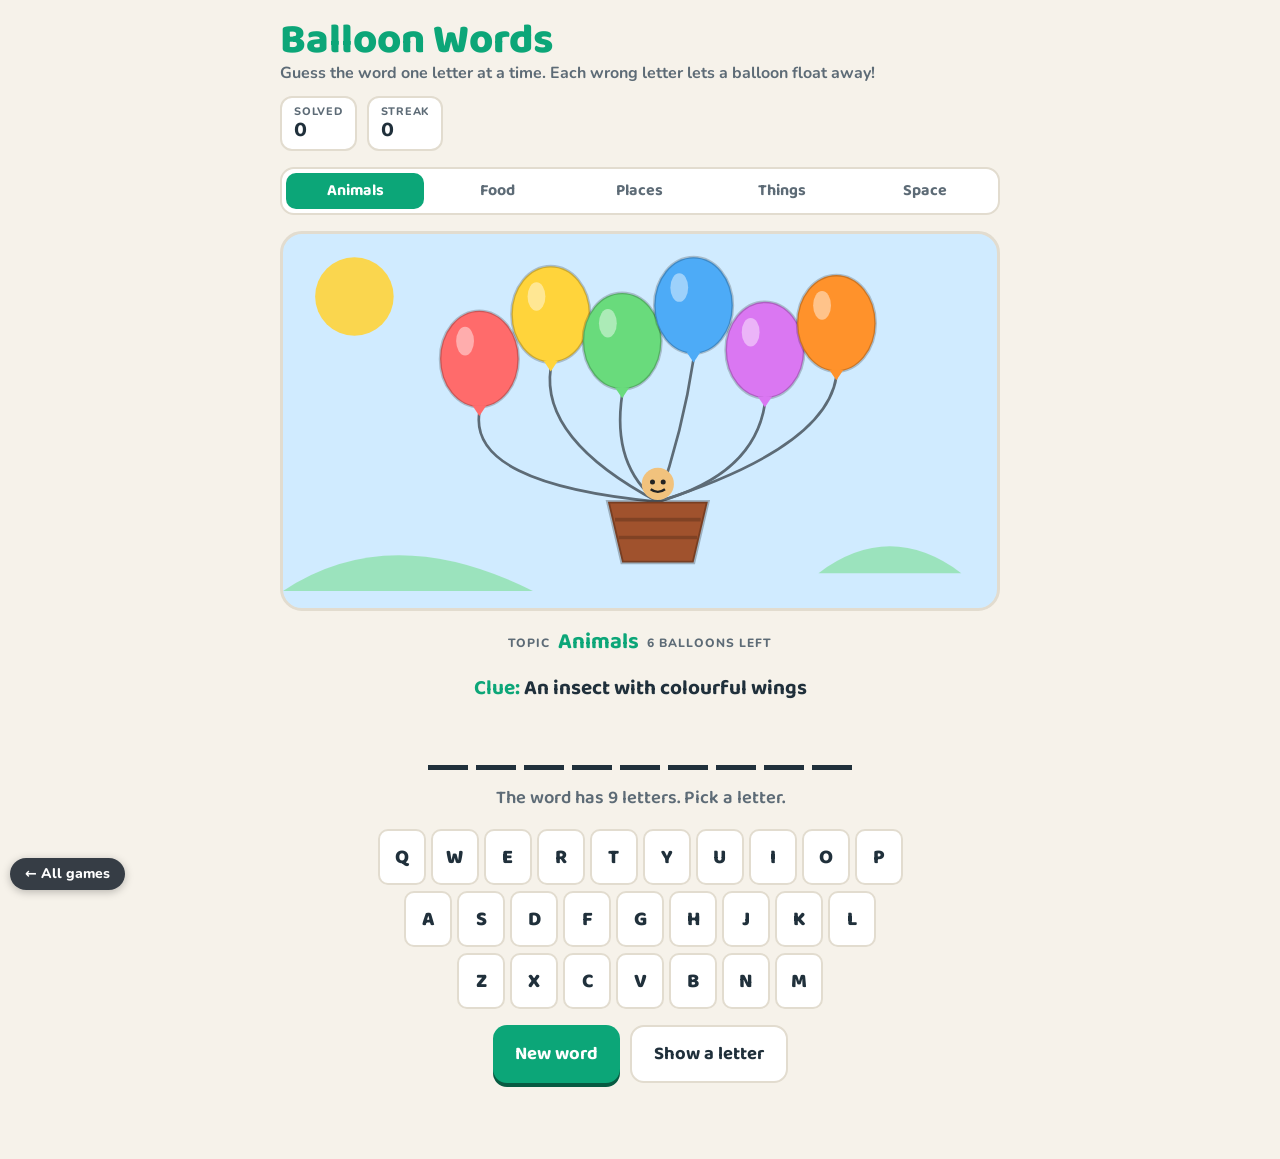
<file: balloon-words.html>
<!doctype html>
<html lang="en">
<head>
<meta charset="utf-8">
<script id="gc-update">(function(){var cur="20261020095448";try{fetch("version.json?t="+Date.now(),{cache:"no-store"}).then(function(r){return r.json()}).then(function(j){if(!j||!j.v||j.v===cur)return;var u=new URL(location.href);if(u.searchParams.get("v")===j.v)return;u.searchParams.set("v",j.v);location.replace(u.toString());}).catch(function(){});}catch(e){}})();</script>
<script id="gc-count" data-goatcounter="https://kingsreuben.goatcounter.com/count" async src="https://gc.zgo.at/count.js"></script>
<meta name="viewport" content="width=device-width, initial-scale=1, viewport-fit=cover">
<title>Balloon Words</title>
<link rel="stylesheet" href="https://fonts.googleapis.com/css2?family=Baloo+2:wght@600;700;800&family=Nunito:wght@600;700;800;900&display=swap">
<link rel="stylesheet" href="common.css?v=20261020095448">
<style>
:root{--accent:#0ca678;--sky:#d0ebff;--b1:#ff6b6b;--b2:#ffd43b;--b3:#69db7c;--b4:#4dabf7;--b5:#da77f2;--b6:#ff922b;--basket:#a0522d}
@media (prefers-color-scheme: dark){:root{--accent:#38d9a9;--accentInk:#03271c;--sky:#1b2f45;--basket:#c27a47}}
.scene{background:var(--sky);border-radius:22px;border:3px solid var(--line);position:relative;overflow:hidden}
.scene svg{display:block;width:100%;height:auto}
.balloon{transition:transform 1.4s ease-in,opacity 1.4s ease-in;transform-box:fill-box;transform-origin:center}
.balloon.gone{transform:translateY(-140%) scale(.7);opacity:0}
.cat{display:flex;justify-content:center;align-items:center;gap:8px;flex-wrap:wrap}
.cat span{font-size:.75rem;font-weight:800;letter-spacing:.08em;text-transform:uppercase;color:var(--muted)}
.cat b{font-family:var(--display);font-size:1.4rem;color:var(--accent)}
.clue{margin:0;text-align:center;font-family:var(--display);font-weight:700;font-size:1.3rem;line-height:1.3;text-wrap:balance}
.clue::before{content:"Clue: ";color:var(--accent)}
.word{display:flex;gap:8px;justify-content:center;flex-wrap:wrap}
.word .l{width:40px;height:52px;border-bottom:5px solid var(--ink);display:flex;align-items:flex-end;justify-content:center;font-family:var(--display);font-weight:800;font-size:2rem;line-height:1.2;text-transform:uppercase}
.word .l.show{animation:popIn .25s}
.word .l.miss{color:var(--bad)}
.word .gap{width:16px;border:0}
@media (max-width:440px){.word .l{width:28px;height:42px;font-size:1.5rem}.word{gap:5px}}
.kb{display:flex;flex-direction:column;gap:6px;width:100%;max-width:560px;margin:0 auto}
.kb div{display:flex;gap:5px;justify-content:center}
.kb button{flex:1;max-width:48px;font-family:var(--display);font-weight:800;font-size:1.25rem;padding:10px 0;border-radius:10px;border:2px solid var(--line);background:var(--card);text-transform:uppercase}
.kb button.ok{background:var(--goodBg);border-color:var(--good);color:var(--good)}
.kb button.no{background:var(--soft);color:var(--muted);opacity:.6}
.row{display:flex;gap:10px;justify-content:center;flex-wrap:wrap}
</style>
</head>
<body>
<a class="homeLink" href="./?v=20261020095448">&larr; All games</a>
<div class="page">
  <div class="top"><div><h1>Balloon Words</h1><p class="sub">Guess the word one letter at a time. Each wrong letter lets a balloon float away!</p></div>
    <div class="stats"><div class="stat"><span>Solved</span><b id="solved">0</b></div><div class="stat"><span>Streak</span><b id="streak">0</b></div></div>
  </div>
  <div class="seg" role="group" aria-label="Topic" id="topics"></div>
  <div class="scene"><svg viewBox="0 0 400 210" id="sky" aria-hidden="true"></svg></div>
  <div class="cat"><span>Topic</span><b id="catName">Animals</b><span id="left">6 balloons left</span></div>
  <p class="clue" id="clue"></p>
  <div class="word" id="word" aria-live="polite"></div>
  <p class="msg" id="msg">Pick a letter.</p>
  <div class="kb" id="kb"></div>
  <div class="row"><button class="btn" id="next">New word</button><button class="btn ghost" id="hint">Show a letter</button></div>
</div>
<script src="common.js?v=20261020095448"></script>
<script>
(function(){
const {$, sound, confetti, store, shuffle} = GC;
const WORDS={
  Animals:[['ELEPHANT','A huge grey animal with a trunk'],['GIRAFFE','The tallest animal, with a very long neck'],['MONKEY','It swings from trees and loves bananas'],['PENGUIN','A black and white bird that swims but cannot fly'],['KANGAROO','It hops and carries its baby in a pouch'],['TIGER','A big striped cat, India\'s national animal'],['RABBIT','A small animal with long ears that loves carrots'],['DOLPHIN','A clever sea animal that jumps and clicks'],['SQUIRREL','A small furry animal with a bushy tail that eats nuts'],['TORTOISE','A slow animal that carries its shell on its back'],['PEACOCK','A bird with a beautiful fan of tail feathers'],['BUTTERFLY','An insect with colourful wings'],['CROCODILE','A big reptile with sharp teeth that lives in rivers'],['CAMEL','The ship of the desert, with a hump'],['PARROT','A colourful bird that can copy words']],
  Food:[['MANGO','The king of fruits, sweet and yellow'],['BANANA','A long yellow fruit that monkeys love'],['SANDWICH','Two slices of bread with a filling'],['PIZZA','A round baked food with cheese on top'],['CHAPATI','A round flat bread made on a tawa'],['PANEER','A soft white cheese used in curries'],['PANCAKE','A flat cake cooked in a pan for breakfast'],['COCONUT','A hard brown fruit with water inside'],['POPCORN','Corn that pops when heated, a cinema snack'],['BISCUIT','A small crunchy snack to dip in tea or milk'],['NOODLES','Long thin strings you slurp up'],['PINEAPPLE','A spiky fruit with a leafy crown'],['SAMOSA','A crispy triangle snack filled with potato'],['IDLI','A soft steamed rice cake from South India'],['CARROT','An orange vegetable that grows underground']],
  Places:[['SCHOOL','Where you go to learn with your teacher'],['GARDEN','A place with flowers, plants and grass'],['KITCHEN','The room where food is cooked'],['LIBRARY','A quiet place full of books to borrow'],['HOSPITAL','Where doctors and nurses help sick people'],['BEACH','Sand next to the sea'],['FOREST','A place with lots and lots of trees'],['MOUNTAIN','A very high hill'],['MARKET','Where people buy fruit, vegetables and more'],['ZOO','A place where you can see wild animals'],['PLAYGROUND','A place with swings and slides'],['STATION','Where trains stop to pick up people'],['DESERT','A hot, dry, sandy place'],['ISLAND','Land with water all around it'],['TEMPLE','A place of worship']],
  Things:[['UMBRELLA','It keeps you dry in the rain'],['PENCIL','You write and draw with it'],['BICYCLE','It has two wheels and pedals'],['BALLOON','You blow air into it at parties'],['TELESCOPE','It helps you see the stars up close'],['CANDLE','It gives light when you light its wick'],['BACKPACK','A bag you carry on your back to school'],['CLOCK','It tells you the time'],['LADDER','You climb it to reach high places'],['ROCKET','It blasts off into space'],['GUITAR','A musical instrument with strings'],['KITE','It flies in the wind on a string'],['SCISSORS','You cut paper with them'],['TORCH','A light you carry in your hand'],['BLANKET','It keeps you warm in bed']],
  Space:[['PLANET','Earth and Mars are each one of these'],['ROCKET','It carries astronauts into space'],['ASTRONAUT','A person who travels into space'],['GALAXY','A huge group of billions of stars'],['COMET','An icy space ball with a glowing tail'],['SATELLITE','It goes around the Earth and helps phones and TV'],['JUPITER','The biggest planet in our solar system'],['SATURN','The planet with beautiful rings'],['METEOR','A space rock that burns up as a shooting star'],['MOON','It goes around the Earth and shines at night'],['TELESCOPE','Astronomers use it to look at far-away stars'],['ORBIT','The path something takes around a planet or star'],['NEPTUNE','The planet farthest from the Sun'],['SUNLIGHT','The light that comes from the Sun'],['STAR','A ball of hot gas that twinkles at night']]
};
const COLORS=['--b1','--b2','--b3','--b4','--b5','--b6'];
let topic='Animals', word='', clue='', guessed=new Set(), wrong=0, done=false, bag={}, solved=store.get('bw-solved',0), streak=0;

Object.keys(WORDS).forEach((t,i)=>{ const b=document.createElement('button'); b.textContent=t; b.dataset.t=t; b.setAttribute('aria-pressed',String(i===0)); b.onclick=()=>{ topic=t; document.querySelectorAll('#topics button').forEach(x=>x.setAttribute('aria-pressed',String(x===b))); newWord(); }; $('topics').appendChild(b); });

function drawSky(){
  const xs=[110,150,190,230,270,310], ys=[70,45,60,40,65,50];
  let s=`<circle cx="40" cy="35" r="22" fill="var(--b2)" opacity=".9"/>`;
  s+=`<path d="M300 190q40-30 80 0z" fill="var(--b3)" opacity=".5"/><path d="M0 200q60-40 140 0z" fill="var(--b3)" opacity=".5"/>`;
  xs.forEach((x,i)=>{ const y=ys[i];
    s+=`<g class="balloon" id="bal${i}"><path d="M${x} ${y+30} Q${x-6} ${y+70} 210 150" fill="none" stroke="var(--muted)" stroke-width="1.5"/>`+
       `<ellipse cx="${x}" cy="${y}" rx="22" ry="27" fill="var(${COLORS[i]})" stroke="rgba(0,0,0,.2)" stroke-width="1.5"/>`+
       `<path d="M${x-4} ${y+26}l4 6 4-6z" fill="var(${COLORS[i]})"/><ellipse cx="${x-8}" cy="${y-10}" rx="5" ry="8" fill="#fff" opacity=".45"/></g>`; });
  s+=`<path d="M182 150h56l-8 34h-40z" fill="var(--basket)" stroke="rgba(0,0,0,.25)" stroke-width="2"/><path d="M186 160h48M188 170h44" stroke="rgba(0,0,0,.2)" stroke-width="2"/>`;
  s+=`<circle cx="210" cy="140" r="9" fill="#f1c27d"/><circle cx="207" cy="139" r="1.4" fill="#222"/><circle cx="213" cy="139" r="1.4" fill="#222"/><path d="M206 143q4 3 8 0" stroke="#222" stroke-width="1.3" fill="none"/>`;
  $('sky').innerHTML=s;
}
function nextWordFor(t){ if(!bag[t]||!bag[t].length) bag[t]=shuffle(WORDS[t]); return bag[t].pop(); }
function newWord(){
  [word,clue]=nextWordFor(topic); $('clue').textContent=clue; guessed=new Set(); wrong=0; done=false;
  drawSky(); $('catName').textContent=topic; renderWord(); renderKb(); left();
  say(`The word has ${word.length} letters. Pick a letter.`);
}
function left(){ $('left').textContent=`${6-wrong} balloon${6-wrong===1?'':'s'} left`; }
function say(t,c){ $('msg').textContent=t; $('msg').className='msg'+(c?' '+c:''); }
function renderWord(reveal){
  $('word').innerHTML='';
  [...word].forEach(ch=>{ const d=document.createElement('div'); d.className='l';
    if(guessed.has(ch)){ d.textContent=ch; d.classList.add('show'); } else if(reveal){ d.textContent=ch; d.classList.add('miss'); }
    $('word').appendChild(d); });
}
function renderKb(){
  const rows=['QWERTYUIOP','ASDFGHJKL','ZXCVBNM']; $('kb').innerHTML='';
  rows.forEach(r=>{ const d=document.createElement('div');
    [...r].forEach(c=>{ const b=document.createElement('button'); b.textContent=c; b.id='k'+c;
      if(guessed.has(c)) b.className=word.includes(c)?'ok':'no'; b.disabled=guessed.has(c)||done; b.onclick=()=>guess(c); d.appendChild(b); });
    $('kb').appendChild(d); });
}
function guess(c){
  if(done||guessed.has(c)) return; guessed.add(c);
  if(word.includes(c)){ sound.good(); const n=[...word].filter(x=>x===c).length; say(n>1?`Yes! There are ${n} ${c}s.`:`Yes! ${c} is in the word.`,'good'); }
  else { wrong++; sound.pop(); $('bal'+(6-wrong)).classList.add('gone'); left(); say(`No ${c}. A balloon floated away!`,'bad'); }
  renderWord(); renderKb();
  if([...word].every(ch=>guessed.has(ch))) win();
  else if(wrong>=6) lose();
}
function win(){ done=true; solved++; streak++; store.set('bw-solved',solved); upd(); say(`You got it: ${word}!`,'good'); sound.win(); confetti(); renderKb(); }
function lose(){ done=true; streak=0; upd(); renderWord(true); renderKb(); say(`All the balloons flew away! The word was ${word}.`,'bad'); sound.lose(); }
function upd(){ $('solved').textContent=solved; $('streak').textContent=streak; }
$('hint').onclick=()=>{ if(done) return; const miss=[...new Set(word)].filter(c=>!guessed.has(c)); if(miss.length>1){ guess(miss[Math.floor(Math.random()*miss.length)]); } else say('Only one letter left. You can do it!'); };
$('next').onclick=newWord;
document.addEventListener('keydown',e=>{ if(/^[a-z]$/i.test(e.key)) guess(e.key.toUpperCase()); else if(e.key==='Enter'&&done) newWord(); });
upd(); newWord();
})();
</script>
</body>
</html>
</file>
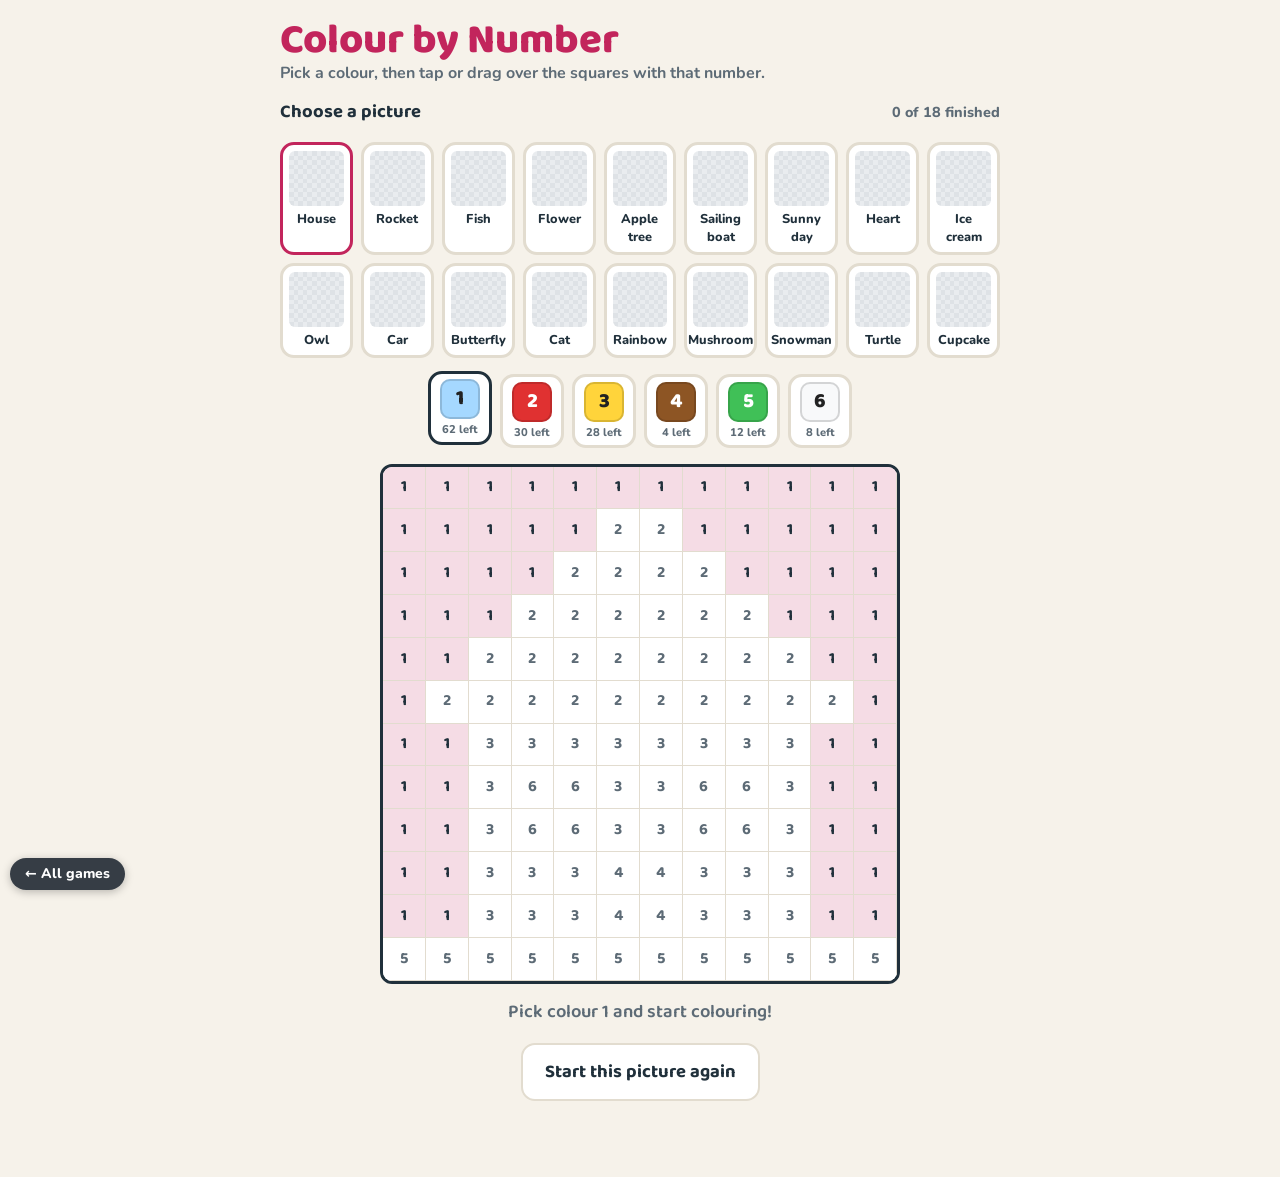
<file: colour-by-number.html>
<!doctype html>
<html lang="en">
<head>
<meta charset="utf-8">
<script id="gc-update">(function(){var cur="20261020095448";try{fetch("version.json?t="+Date.now(),{cache:"no-store"}).then(function(r){return r.json()}).then(function(j){if(!j||!j.v||j.v===cur)return;var u=new URL(location.href);if(u.searchParams.get("v")===j.v)return;u.searchParams.set("v",j.v);location.replace(u.toString());}).catch(function(){});}catch(e){}})();</script>
<script id="gc-count" data-goatcounter="https://kingsreuben.goatcounter.com/count" async src="https://gc.zgo.at/count.js"></script>
<meta name="viewport" content="width=device-width, initial-scale=1, viewport-fit=cover">
<title>Colour by Number</title>
<link rel="stylesheet" href="https://fonts.googleapis.com/css2?family=Baloo+2:wght@600;700;800&family=Nunito:wght@600;700;800;900&display=swap">
<link rel="stylesheet" href="common.css?v=20261020095448">
<style>
:root{--accent:#c2255c}
@media (prefers-color-scheme: dark){:root{--accent:#f06595;--accentInk:#2b0613}}
.pics{display:grid;grid-template-columns:repeat(9,minmax(0,1fr));gap:8px}
@media (max-width:760px){.pics{grid-template-columns:repeat(6,minmax(0,1fr))}}
@media (max-width:480px){.pics{grid-template-columns:repeat(4,minmax(0,1fr));gap:6px}.pic span{font-size:.7rem}}
.picsHead{display:flex;justify-content:space-between;align-items:baseline;gap:8px}
.picsHead b{font-family:var(--display);font-size:1.15rem}
.picsHead span{font-weight:800;color:var(--muted);font-size:.9rem}
.pic{border:3px solid var(--line);background:var(--card);border-radius:14px;padding:6px;display:flex;flex-direction:column;gap:4px;align-items:center}
.pic[aria-pressed="true"]{border-color:var(--accent)}
.pic canvas{width:100%;max-width:72px;aspect-ratio:1/1;image-rendering:pixelated;border-radius:6px}
.pic span{font-size:.8rem;font-weight:800}
.pic .tick{color:var(--good)}
.canvasWrap{max-width:520px;width:100%;margin:0 auto}
.grid{display:grid;grid-template-columns:repeat(12,1fr);border:3px solid var(--ink);border-radius:12px;overflow:hidden;touch-action:none;user-select:none;-webkit-user-select:none;background:var(--card)}
.px{aspect-ratio:1/1;display:flex;align-items:center;justify-content:center;font-family:var(--display);font-weight:700;font-size:clamp(.6rem,2.6vw,1rem);color:var(--muted);border-right:1px solid var(--line);border-bottom:1px solid var(--line);background:var(--card)}
.px.hl{background:color-mix(in srgb,var(--accent) 16%,var(--card));color:var(--ink)}
.px.done{color:transparent;border-color:transparent}
.px.oops{animation:shake .3s}
.grid.finished .px{border-color:transparent}
.palette{display:flex;gap:8px;flex-wrap:wrap;justify-content:center}
.sw{width:64px;border:3px solid var(--line);border-radius:14px;background:var(--card);padding:5px;display:flex;flex-direction:column;align-items:center;gap:3px}
.sw i{width:40px;height:40px;border-radius:10px;display:flex;align-items:center;justify-content:center;font-style:normal;font-family:var(--display);font-weight:800;font-size:1.3rem;box-shadow:inset 0 0 0 2px rgba(0,0,0,.15)}
.sw small{font-size:.7rem;font-weight:800;color:var(--muted)}
.sw[aria-pressed="true"]{border-color:var(--ink);transform:translateY(-3px)}
.sw.full{opacity:.4}
</style>
</head>
<body>
<a class="homeLink" href="./?v=20261020095448">&larr; All games</a>
<div class="page">
  <div class="top"><div><h1>Colour by Number</h1><p class="sub">Pick a colour, then tap or drag over the squares with that number.</p></div></div>
  <div class="picsHead"><b>Choose a picture</b><span id="doneCount"></span></div>
  <div class="pics" id="pics"></div>
  <div class="palette" id="palette"></div>
  <div class="canvasWrap"><div class="grid" id="grid"></div></div>
  <p class="msg" id="msg"></p>
  <div style="display:flex;justify-content:center;gap:10px"><button class="btn ghost" id="restart">Start this picture again</button></div>
</div>
<script src="common.js?v=20261020095448"></script>
<script>
(function(){
const {$, sound, confetti, store} = GC;
/* Original 12×12 pictures. Each digit is a colour number from the palette. */
const PICS=[
 {name:'House',pal:['#a5d8ff','#e03131','#ffd43b','#8d5524','#40c057','#f8f9fa'],rows:[
  '111111111111','111112211111','111122221111','111222222111','112222222211','122222222221',
  '113333333311','113663366311','113663366311','113334433311','113334433311','555555555555']},
 {name:'Rocket',pal:['#1c2a4a','#dee2e6','#f03e3e','#4dabf7','#ff922b','#ffd43b'],rows:[
  '161111111111','111113311116','111133331111','111122221111','111124421111','611124421111',
  '111122221111','111122221111','111322223111','113322223311','111155551111','111115511161']},
 {name:'Fish',pal:['#4dabf7','#ff922b','#ffffff','#212529','#2f9e44','#d0ebff'],rows:[
  '111111116111','111111111161','111111221111','211122222211','221223222421','222223222221',
  '221223222221','211122222211','111111221111','151111111151','551511115155','555555555555']},
 {name:'Flower',pal:['#e7f5ff','#f783ac','#fcc419','#2f9e44','#8ce99a','#a0522d'],rows:[
  '111112211111','112212212211','122223322221','122233332221','112223322211','111222222111',
  '111114411111','155114411111','155514411551','115514415551','111666666111','111166661111']},
 {name:'Apple tree',pal:['#d0ebff','#2b8a3e','#69db7c','#8d5524','#94d82d','#e03131'],rows:[
  '111122221111','112233322211','122362333221','123333223621','122333363321','126333333221',
  '112223322211','111122221111','111114411111','111114411111','111144441111','555555555555']},
 {name:'Sailing boat',pal:['#d0ebff','#1971c2','#ffffff','#e03131','#8d5524','#fcc419'],rows:[
  '111111111661','111115111661','111115311111','111135331111','111335333111','113335333311',
  '133335333331','111115111111','444444444444','144444444441','222444444222','222222222222']},
 {name:'Sunny day',pal:['#a5d8ff','#fcc419','#ff922b','#ffffff','#51cf66','#f03e3e'],rows:[
  '131113111111','112221111111','322222311441','122222114444','322222314444','112221111441',
  '131113111111','111111111111','161116111611','555555555555','555555555555','555555555555']},
 {name:'Heart',pal:['#fff0f6','#f03e3e','#a61e4d','#ffffff'],rows:[
  '111111111111','112211112211','124221122221','242222222223','222222222223','122222222231',
  '112222222311','111222223111','111122231111','111112311111','111111111111','111111111111']},
 {name:'Ice cream',pal:['#e7f5ff','#e8a33d','#9c5b1a','#f783ac','#e03131','#ffffff'],rows:[
  '111111511111','111115511111','111444444111','114464446411','114444444411','146444464441',
  '144444444441','112222222211','111232322111','111123221111','111112311111','111111211111']},
 {name:'Owl',pal:['#1c2a4a','#8d5524','#e9c46a','#ffffff','#212529','#ff922b'],rows:[
  '111111111111','121111111121','122222222221','124442244421','124542245421','124442244421',
  '122226622221','122333333221','123333333321','122333333221','112222222211','111611116111']},
 {name:'Car',pal:['#a5d8ff','#e03131','#e7f5ff','#343a40','#868e96','#ffd43b'],rows:[
  '111111111661','111111111661','111111111111','111222222111','112233233211','122233233221',
  '622222222222','222222222222','224422224422','554455554455','555555555555','555555555555']},
 {name:'Butterfly',pal:['#ebfbee','#9775fa','#f783ac','#343a40','#ffd43b'],rows:[
  '111141141111','122211112221','233321123332','235324423532','233324423332','123324423321',
  '112224422211','122324423221','235324423532','233321123332','122211112221','111111111111']},
 {name:'Cat',pal:['#fff4e6','#ff922b','#ffffff','#40c057','#212529','#f783ac'],rows:[
  '121111111121','126211112621','122222222221','122222222221','124522225421','122222222221',
  '522226622225','123335533321','523333333325','122333333221','112222222211','111111111111']},
 {name:'Rainbow',pal:['#e7f5ff','#f03e3e','#ff922b','#fcc419','#40c057','#4dabf7'],rows:[
  '111111111111','111222222111','112333333211','123344443321','234455554432','234561165432',
  '234561165432','234561165432','234561165432','234561165432','111111111111','111111111111']},
 {name:'Mushroom',pal:['#ebfbee','#e03131','#ffffff','#f1d3a8','#51cf66'],rows:[
  '111111111111','111122221111','112232223211','122222222221','123222232221','222222222222',
  '111144441111','111144441111','111144441111','111144441111','555555555555','555555555555']},
 {name:'Snowman',pal:['#d0ebff','#ffffff','#212529','#ff922b','#e03131'],rows:[
  '111133331111','111133331111','113333333311','111222222111','111232232111','111224422111',
  '111222222111','115555555111','112222522211','122223222221','122222222221','222223222222']},
 {name:'Turtle',pal:['#c5f6fa','#2f9e44','#8ce99a','#a9e34b','#212529','#ffe8cc'],rows:[
  '111111111111','111111111111','111122221111','111233332111','112332233244','123222232254',
  '122222222211','114411114411','666666666666','666666666666','666666666666','666666666666']},
 {name:'Cupcake',pal:['#fff9db','#faa2c1','#74c0fc','#e03131','#1c7ed6','#fcc419'],rows:[
  '111111411111','111114411111','111222222111','112262226211','122222622221','126222222621',
  '122222222221','113535353511','113535353511','111353535311','111353535311','111111111111']}
];
let pi=0, picked=1, painted=[], down=false;
let doneSet=new Set(store.get('cbn-done',[]));

function thumb(p,full){
  const c=document.createElement('canvas'); c.width=12; c.height=12; const x=c.getContext('2d');
  p.rows.forEach((r,y)=>[...r].forEach((d,xx)=>{ x.fillStyle=full?p.pal[d-1]:'#'+'e9ecef'; if(!full&&(y+xx)%2) x.fillStyle='#dee2e6'; x.fillRect(xx,y,1,1); }));
  return c;
}
function renderPics(){
  $('pics').innerHTML=''; $('doneCount').textContent=`${PICS.filter(p=>doneSet.has(p.name)).length} of ${PICS.length} finished`;
  PICS.forEach((p,i)=>{ const b=document.createElement('button'); b.className='pic'; b.setAttribute('aria-pressed',String(i===pi));
    b.appendChild(thumb(p,doneSet.has(p.name))); const s=document.createElement('span'); s.innerHTML=doneSet.has(p.name)?`<span class="tick">✓</span> ${p.name}`:p.name; b.appendChild(s);
    b.onclick=()=>{ pi=i; load(); }; $('pics').appendChild(b); });
}
function load(){
  const p=PICS[pi]; painted=Array(144).fill(false); picked=1;
  const saved=store.get('cbn-prog-'+p.name,null); if(Array.isArray(saved)&&saved.length===144) painted=saved;
  const g=$('grid'); g.innerHTML=''; g.classList.remove('finished');
  p.rows.join('').split('').forEach((d,i)=>{ const c=document.createElement('div'); c.className='px'; c.dataset.i=i; c.textContent=d; g.appendChild(c); });
  renderPics(); paintAll(); renderPalette();
  say(isDone()?`You finished the ${p.name}! Pick another picture.`:'Pick colour 1 and start colouring!', isDone()?'good':'');
  if(isDone()) $('grid').classList.add('finished');
}
function nums(){ return PICS[pi].rows.join(''); }
function isDone(){ return painted.every(Boolean); }
function paintAll(){ const p=PICS[pi], n=nums(); [...$('grid').children].forEach((c,i)=>paintCell(c,i,p,n)); }
function paintCell(c,i,p,n){
  if(painted[i]){ c.style.background=p.pal[n[i]-1]; c.classList.add('done'); c.classList.remove('hl'); }
  else { c.style.background=''; c.classList.remove('done'); c.classList.toggle('hl',+n[i]===picked); }
}
function left(k){ const n=nums(); let c=0; for(let i=0;i<144;i++) if(+n[i]===k&&!painted[i]) c++; return c; }
function renderPalette(){
  const p=PICS[pi]; $('palette').innerHTML='';
  p.pal.forEach((col,k)=>{ const b=document.createElement('button'); b.className='sw'+(left(k+1)===0?' full':''); b.setAttribute('aria-pressed',String(picked===k+1));
    const h=col.slice(1), lum=(0.299*parseInt(h.slice(0,2),16)+0.587*parseInt(h.slice(2,4),16)+0.114*parseInt(h.slice(4,6),16))/255, lightText=lum<0.6;
    b.innerHTML=`<i style="background:${col};color:${lightText?'#fff':'#222'}">${k+1}</i><small>${left(k+1)} left</small>`;
    b.setAttribute('aria-label',`Colour ${k+1}, ${left(k+1)} squares left`);
    b.onclick=()=>{ picked=k+1; sound.tap(); renderPalette(); paintAll(); }; $('palette').appendChild(b); });
}
function say(t,c){ $('msg').textContent=t; $('msg').className='msg'+(c?' '+c:''); }
let dirty=false;
function colour(i){
  if(painted[i]) return; const n=nums(), c=$('grid').children[i];
  if(+n[i]!==picked){ c.classList.remove('oops'); void c.offsetWidth; c.classList.add('oops'); say(`That square needs colour ${n[i]}.`); return; }
  painted[i]=true; dirty=true; paintCell(c,i,PICS[pi],n);
  if(left(picked)===0){ sound.good(); renderPalette(); const nxt=PICS[pi].pal.findIndex((_,k)=>left(k+1)>0); if(nxt>=0){ say(`All the ${picked}s are done! Now try colour ${nxt+1}.`,'good'); } }
  if(isDone()) finish();
}
function save(){ if(dirty){ store.set('cbn-prog-'+PICS[pi].name,painted); dirty=false; } }
function finish(){ save(); doneSet.add(PICS[pi].name); store.set('cbn-done',[...doneSet]); $('grid').classList.add('finished'); renderPics(); say(`Beautiful! You finished the ${PICS[pi].name}!`,'good'); sound.win(); confetti(); }
function at(e){ const el=document.elementFromPoint(e.clientX,e.clientY); return el&&el.classList.contains('px')?+el.dataset.i:null; }
const g=$('grid');
g.addEventListener('pointerdown',e=>{ const i=at(e); if(i===null) return; e.preventDefault(); down=true; colour(i); });
g.addEventListener('pointermove',e=>{ if(!down) return; const i=at(e); if(i!==null) colour(i); });
window.addEventListener('pointerup',()=>{ if(down){ down=false; save(); renderPalette(); } });
$('restart').onclick=()=>{ painted=Array(144).fill(false); store.set('cbn-prog-'+PICS[pi].name,painted); $('grid').classList.remove('finished'); paintAll(); renderPalette(); say('Fresh start! Pick a colour.'); };
load();
})();
</script>
</body>
</html>
</file>
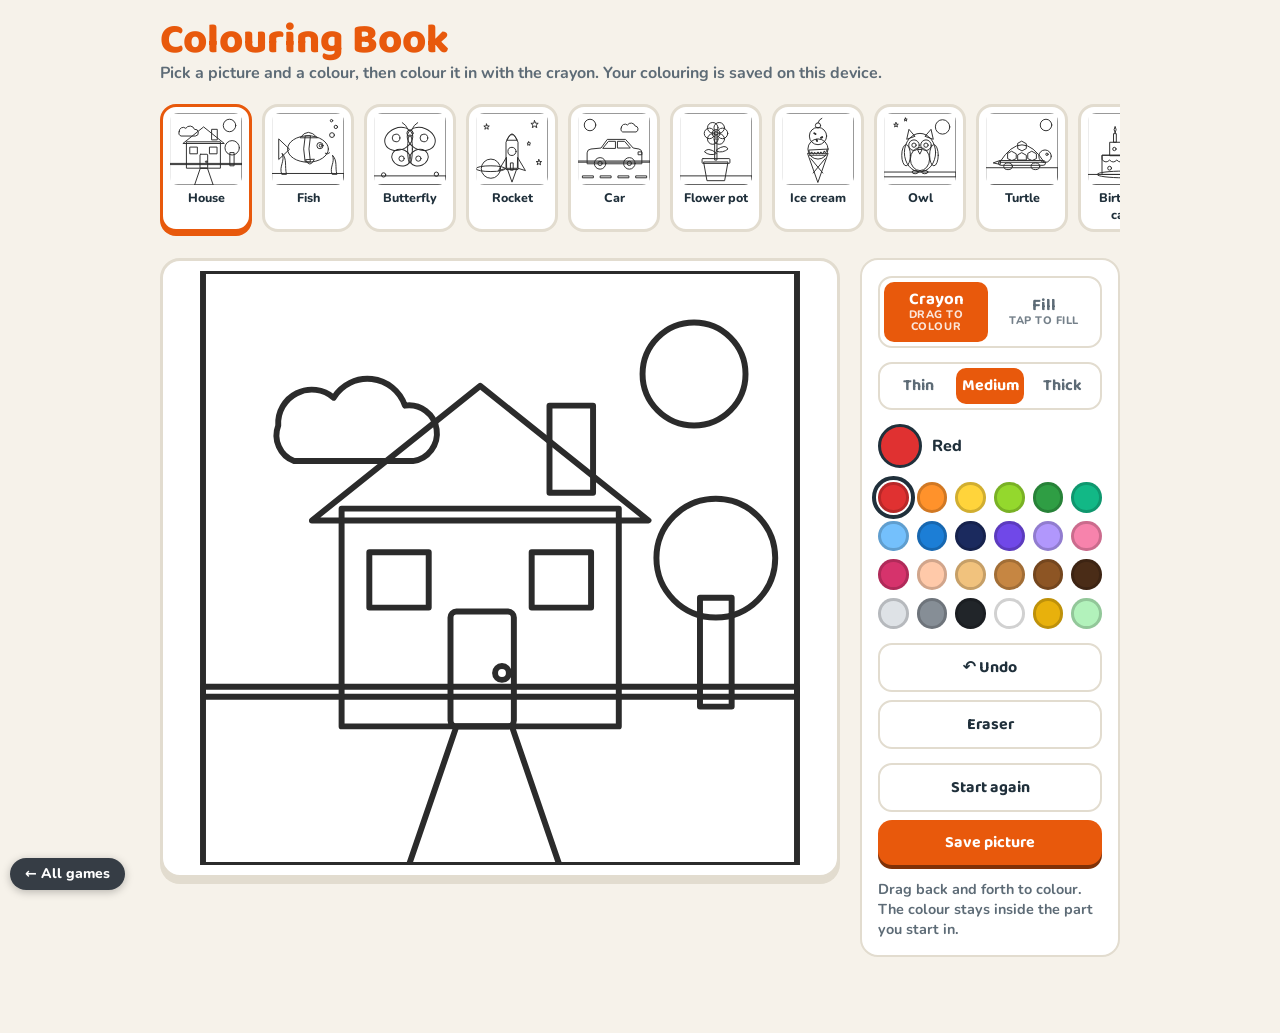
<file: colouring.html>
<!doctype html>
<html lang="en">
<head>
<meta charset="utf-8">
<script id="gc-update">(function(){var cur="20261020095448";try{fetch("version.json?t="+Date.now(),{cache:"no-store"}).then(function(r){return r.json()}).then(function(j){if(!j||!j.v||j.v===cur)return;var u=new URL(location.href);if(u.searchParams.get("v")===j.v)return;u.searchParams.set("v",j.v);location.replace(u.toString());}).catch(function(){});}catch(e){}})();</script>
<script id="gc-count" data-goatcounter="https://kingsreuben.goatcounter.com/count" async src="https://gc.zgo.at/count.js"></script>
<meta name="viewport" content="width=device-width, initial-scale=1, viewport-fit=cover">
<title>Colouring Book</title>
<link rel="stylesheet" href="https://fonts.googleapis.com/css2?family=Baloo+2:wght@600;700;800&family=Nunito:wght@600;700;800;900&display=swap">
<link rel="stylesheet" href="common.css?v=20261020095448">
<style>
:root{--accent:#e8590c;--ink-line:#2b2b2b}
@media (prefers-color-scheme: dark){:root{--accent:#ff8c4a;--accentInk:#2a1100}}
.picker{display:flex;gap:10px;overflow-x:auto;padding:4px 2px 10px;scroll-snap-type:x proximity}
.pick{flex:none;width:92px;border:3px solid var(--line);background:var(--card);border-radius:16px;padding:6px;display:flex;flex-direction:column;align-items:center;gap:4px;scroll-snap-align:start}
.pick[aria-pressed="true"]{border-color:var(--accent);box-shadow:0 4px 0 var(--accent)}
.pick svg{width:72px;height:72px;border-radius:8px;background:#fff}
.pick span{font-size:.78rem;font-weight:800}
.studio{display:grid;grid-template-columns:minmax(0,1fr) 260px;gap:20px;align-items:start}
@media (max-width:820px){.studio{grid-template-columns:minmax(0,1fr)}}
.paper{background:#fff;border:3px solid var(--line);border-radius:20px;padding:10px;box-shadow:0 6px 0 var(--line)}
.paper svg{display:block;width:100%;height:auto;max-height:66vh;touch-action:none;user-select:none;-webkit-user-select:none}
.fillL .r{fill:#fff;stroke:none;cursor:crosshair}
.strokeL{pointer-events:none}
.lineL{pointer-events:none}
.ol,.ln{fill:none;stroke:var(--ink-line);stroke-width:3;stroke-linejoin:round;stroke-linecap:round}
.pick .ol,.pick .ln{stroke-width:4}
.seg button[data-tool]{font-size:1.05rem}
.tools{display:flex;flex-direction:column;gap:14px}
.now{display:flex;align-items:center;gap:10px;font-weight:800}
.now i{width:44px;height:44px;border-radius:50%;border:3px solid var(--ink);display:inline-block}
.palette{display:grid;grid-template-columns:repeat(6,1fr);gap:8px}
@media (max-width:820px){.palette{grid-template-columns:repeat(8,1fr)}}
.sw{aspect-ratio:1/1;border-radius:50%;border:3px solid rgba(0,0,0,.18);padding:0}
.sw[aria-pressed="true"]{outline:4px solid var(--ink);outline-offset:2px}
.row{display:flex;gap:8px;flex-wrap:wrap}
.row .btn{flex:1;min-width:110px;font-size:1rem;padding:10px 12px}
.tip{margin:0;color:var(--muted);font-weight:700;font-size:.9rem}
</style>
</head>
<body>
<a class="homeLink" href="./?v=20261020095448">&larr; All games</a>
<div class="page wide">
  <div class="top"><div><h1>Colouring Book</h1><p class="sub">Pick a picture and a colour, then colour it in with the crayon. Your colouring is saved on this device.</p></div></div>
  <div class="picker" id="picker" role="group" aria-label="Pictures"></div>
  <div class="studio">
    <div class="paper"><svg id="art" viewBox="0 0 300 300" role="img" aria-label="Colouring picture"></svg></div>
    <div class="tools card">
      <div class="seg" role="group" aria-label="Tool">
        <button data-tool="crayon" aria-pressed="true">Crayon<small>drag to colour</small></button>
        <button data-tool="fill" aria-pressed="false">Fill<small>tap to fill</small></button>
      </div>
      <div class="seg" role="group" aria-label="Crayon size" id="sizes">
        <button data-size="thin" aria-pressed="false">Thin</button>
        <button data-size="medium" aria-pressed="true">Medium</button>
        <button data-size="thick" aria-pressed="false">Thick</button>
      </div>
      <div class="now"><i id="nowSw"></i><span id="nowName">Red</span></div>
      <div class="palette" id="palette" role="group" aria-label="Colours"></div>
      <div class="row">
        <button class="btn ghost" id="undo">↶ Undo</button>
        <button class="btn ghost" id="eraser">Eraser</button>
      </div>
      <div class="row">
        <button class="btn ghost" id="clear">Start again</button>
        <button class="btn" id="save">Save picture</button>
      </div>
      <p class="tip" id="tip">Drag back and forth to colour. The colour stays inside the part you start in.</p>
    </div>
  </div>
</div>
<script src="common.js?v=20261020095448"></script>
<script>
(function(){
const {$, sound, store, confetti} = GC;
/* helpers to write original line-art: every .r shape is a fillable area */
const R=(tag,a)=>`<${tag} class="r" ${Object.entries(a).map(([k,v])=>`${k}="${v}"`).join(' ')}/>`;
const L=d=>`<path class="ln" d="${d}"/>`;
const star=(cx,cy,o,i)=>{ let p=[]; for(let k=0;k<10;k++){ const a=-Math.PI/2+k*Math.PI/5, rr=k%2?i:o; p.push((cx+rr*Math.cos(a)).toFixed(1)+','+(cy+rr*Math.sin(a)).toFixed(1)); } return R('polygon',{points:p.join(' ')}); };
const ring=(n,dist,fn)=>[...Array(n)].map((_,k)=>{ const a=k*2*Math.PI/n; return fn(150+dist*Math.cos(a),150+dist*Math.sin(a),a*180/Math.PI); }).join('');

const SKETCHES=[
 {id:'house',name:'House',svg:
  R('rect',{x:0,y:0,width:300,height:215})+R('circle',{cx:248,cy:52,r:26})+
  R('path',{d:'M38 78a17 17 0 0 1 28-14a20 20 0 0 1 36 4a14 14 0 0 1 4 28h-60a14 14 0 0 1-8-18z'})+
  R('rect',{x:0,y:210,width:300,height:90})+R('polygon',{points:'128,230 156,230 180,300 104,300'})+
  R('rect',{x:175,y:68,width:22,height:44})+R('rect',{x:70,y:120,width:140,height:110})+R('polygon',{points:'55,126 140,58 225,126'})+
  R('rect',{x:84,y:142,width:30,height:28})+R('rect',{x:166,y:142,width:30,height:28})+R('rect',{x:125,y:172,width:32,height:58,rx:3})+R('circle',{cx:151,cy:203,r:3.5})+
  R('rect',{x:251,y:165,width:16,height:55})+R('circle',{cx:259,cy:145,r:30})},
 {id:'fish',name:'Fish',svg:
  R('rect',{x:0,y:0,width:300,height:300})+R('rect',{x:0,y:252,width:300,height:48})+
  R('path',{d:'M40 254C28 222 56 200 42 168C64 192 52 222 60 254Z'})+R('path',{d:'M250 254C238 226 264 206 252 176C274 200 262 226 270 254Z'})+
  R('polygon',{points:'72,150 28,108 28,192'})+R('path',{d:'M118 102Q150 58 188 102Z'})+R('path',{d:'M140 196Q158 232 176 194Z'})+
  R('ellipse',{cx:150,cy:150,rx:85,ry:55})+R('path',{d:'M138 97Q126 150 138 203L160 204Q148 150 160 96Z'})+
  R('circle',{cx:200,cy:136,r:13})+R('circle',{cx:203,cy:136,r:6})+
  R('circle',{cx:250,cy:92,r:10})+R('circle',{cx:266,cy:58,r:7})+R('circle',{cx:248,cy:32,r:5})+L('M222 168q10 6 18-2')},
 {id:'butterfly',name:'Butterfly',svg:
  R('rect',{x:0,y:0,width:300,height:300})+R('rect',{x:0,y:262,width:300,height:38})+
  R('ellipse',{cx:103,cy:108,rx:60,ry:46,transform:'rotate(-22 103 108)'})+R('ellipse',{cx:197,cy:108,rx:60,ry:46,transform:'rotate(22 197 108)'})+
  R('ellipse',{cx:113,cy:186,rx:40,ry:34,transform:'rotate(25 113 186)'})+R('ellipse',{cx:187,cy:186,rx:40,ry:34,transform:'rotate(-25 187 186)'})+
  R('circle',{cx:92,cy:104,r:16})+R('circle',{cx:208,cy:104,r:16})+R('circle',{cx:115,cy:190,r:11})+R('circle',{cx:185,cy:190,r:11})+
  R('ellipse',{cx:150,cy:150,rx:10,ry:60})+R('circle',{cx:150,cy:84,r:13})+L('M145 74Q132 46 118 40')+L('M155 74Q168 46 182 40')+
  R('circle',{cx:40,cy:258,r:9})+R('circle',{cx:260,cy:255,r:9})},
 {id:'rocket',name:'Rocket',svg:
  R('rect',{x:0,y:0,width:300,height:300})+R('circle',{cx:62,cy:232,r:40})+R('ellipse',{cx:62,cy:232,rx:62,ry:12})+
  star(244,48,16,7)+star(44,58,12,5)+star(262,206,12,5)+star(220,128,8,4)+
  R('polygon',{points:'130,232 150,288 170,232'})+R('polygon',{points:'126,186 94,240 126,230'})+R('polygon',{points:'174,186 206,240 174,230'})+
  R('path',{d:'M125 234V122Q150 58 175 122V234Z'})+R('path',{d:'M129 112Q150 60 171 112Z'})+R('circle',{cx:150,cy:160,r:17})+R('rect',{x:145,y:208,width:10,height:30})},
 {id:'car',name:'Car',svg:
  R('rect',{x:0,y:0,width:300,height:205})+R('path',{d:'M180 62a16 16 0 0 1 26-12a18 18 0 0 1 32 4a13 13 0 0 1 4 25h-56a12 12 0 0 1-6-17z'})+R('circle',{cx:50,cy:50,r:24})+
  R('rect',{x:0,y:200,width:300,height:100})+R('rect',{x:20,y:262,width:44,height:8})+R('rect',{x:94,y:262,width:44,height:8})+R('rect',{x:168,y:262,width:44,height:8})+R('rect',{x:242,y:262,width:44,height:8})+
  R('path',{d:'M38 210V166Q38 152 54 150L96 146L122 110H198L230 146L254 150Q266 152 266 166V210Z'})+
  R('polygon',{points:'104,146 127,118 156,118 156,146'})+R('polygon',{points:'166,118 194,118 218,146 166,146'})+
  R('rect',{x:252,y:162,width:14,height:12})+R('circle',{cx:92,cy:210,r:24})+R('circle',{cx:214,cy:210,r:24})+R('circle',{cx:92,cy:210,r:9})+R('circle',{cx:214,cy:210,r:9})},
 {id:'flower',name:'Flower pot',svg:
  R('rect',{x:0,y:0,width:300,height:300})+R('rect',{x:0,y:262,width:300,height:38})+
  R('rect',{x:146,y:108,width:8,height:88})+R('path',{d:'M150 165Q114 140 102 162Q124 180 150 170Z'})+R('path',{d:'M154 152Q190 128 200 150Q178 168 154 160Z'})+
  ring(6,27,(x,y)=>R('circle',{cx:x.toFixed(1),cy:(y-65).toFixed(1),r:22}))+R('circle',{cx:150,cy:85,r:16})+
  R('polygon',{points:'100,204 200,204 186,282 114,282'})+R('rect',{x:92,y:190,width:116,height:20,rx:4})},
 {id:'icecream',name:'Ice cream',svg:
  R('rect',{x:0,y:0,width:300,height:300})+R('polygon',{points:'108,168 192,168 150,288'})+L('M120 190L170 250M180 190L130 250M114 176L183 176')+
  R('circle',{cx:150,cy:150,r:42})+R('circle',{cx:150,cy:96,r:36})+R('path',{d:'M112 156q4 22 12 6q6 18 12 2q8 14 14-2q6 16 12 0q8 18 14-4q6 16 12-6Z'})+
  R('circle',{cx:150,cy:52,r:11})+L('M150 41Q154 26 166 22')+
  R('rect',{x:132,y:84,width:10,height:4,rx:2,transform:'rotate(30 137 86)'})+R('rect',{x:160,y:100,width:10,height:4,rx:2,transform:'rotate(-30 165 102)'})+R('rect',{x:140,y:112,width:10,height:4,rx:2,transform:'rotate(70 145 114)'})},
 {id:'owl',name:'Owl',svg:
  R('rect',{x:0,y:0,width:300,height:300})+R('circle',{cx:244,cy:58,r:30})+star(50,50,10,4)+star(90,28,7,3)+
  R('rect',{x:0,y:246,width:300,height:20})+R('polygon',{points:'95,108 104,68 128,96'})+R('polygon',{points:'205,108 196,68 172,96'})+
  R('ellipse',{cx:150,cy:165,rx:65,ry:80})+R('ellipse',{cx:150,cy:192,rx:40,ry:48})+R('ellipse',{cx:92,cy:176,rx:18,ry:44})+R('ellipse',{cx:208,cy:176,rx:18,ry:44})+
  R('circle',{cx:125,cy:134,r:22})+R('circle',{cx:175,cy:134,r:22})+R('circle',{cx:125,cy:134,r:9})+R('circle',{cx:175,cy:134,r:9})+
  R('polygon',{points:'141,152 159,152 150,170'})+R('ellipse',{cx:130,cy:246,rx:13,ry:7})+R('ellipse',{cx:170,cy:246,rx:13,ry:7})},
 {id:'turtle',name:'Turtle',svg:
  R('rect',{x:0,y:0,width:300,height:300})+R('circle',{cx:250,cy:50,r:24})+R('rect',{x:0,y:228,width:300,height:72})+
  R('ellipse',{cx:92,cy:222,rx:18,ry:14})+R('ellipse',{cx:206,cy:222,rx:18,ry:14})+R('polygon',{points:'58,198 30,208 58,214'})+R('circle',{cx:246,cy:180,r:26})+R('circle',{cx:254,cy:172,r:5})+
  R('path',{d:'M58 204Q150 60 242 204Z'})+R('rect',{x:52,y:198,width:196,height:20,rx:10})+
  R('polygon',{points:'150,118 168,128 168,148 150,158 132,148 132,128'})+R('polygon',{points:'108,160 126,170 126,190 108,198 90,190 90,170'})+R('polygon',{points:'192,160 210,170 210,190 192,198 174,190 174,170'})+R('polygon',{points:'150,166 168,176 168,196 132,196 132,176'})},
 {id:'cake',name:'Birthday cake',svg:
  R('rect',{x:0,y:0,width:300,height:300})+R('rect',{x:0,y:256,width:300,height:44})+R('ellipse',{cx:150,cy:256,rx:112,ry:14})+
  R('rect',{x:60,y:176,width:180,height:80})+R('path',{d:'M60 176H240V196Q225 212 210 196Q195 212 180 196Q165 212 150 196Q135 212 120 196Q105 212 90 196Q75 212 60 196Z'})+
  R('rect',{x:92,y:122,width:116,height:56})+R('rect',{x:108,y:86,width:10,height:36})+R('rect',{x:145,y:86,width:10,height:36})+R('rect',{x:182,y:86,width:10,height:36})+
  R('path',{d:'M113 82q-9-12 0-26q9 14 0 26z'})+R('path',{d:'M150 82q-9-12 0-26q9 14 0 26z'})+R('path',{d:'M187 82q-9-12 0-26q9 14 0 26z'})+
  R('circle',{cx:110,cy:150,r:7})+R('circle',{cx:150,cy:150,r:7})+R('circle',{cx:190,cy:150,r:7})+R('circle',{cx:90,cy:230,r:8})+R('circle',{cx:150,cy:230,r:8})+R('circle',{cx:210,cy:230,r:8})},
 {id:'boat',name:'Sailing boat',svg:
  R('rect',{x:0,y:0,width:300,height:300})+R('circle',{cx:54,cy:54,r:26})+L('M210 50q10-10 20 0q10-10 20 0')+L('M232 82q8-8 16 0q8-8 16 0')+
  R('path',{d:'M0 196Q37 184 75 196T150 196T225 196T300 196V300H0Z'})+R('rect',{x:147,y:58,width:6,height:150})+
  R('polygon',{points:'153,48 153,62 178,55'})+R('polygon',{points:'156,66 156,196 228,196'})+R('polygon',{points:'144,86 144,196 88,196'})+
  R('path',{d:'M66 206H234L208 244H92Z'})+R('circle',{cx:120,cy:224,r:6})+R('circle',{cx:150,cy:224,r:6})+R('circle',{cx:180,cy:224,r:6})},
 {id:'pattern',name:'Pattern',svg:
  R('rect',{x:0,y:0,width:300,height:300})+R('circle',{cx:150,cy:150,r:136})+
  ring(8,88,(x,y,a)=>R('ellipse',{cx:x.toFixed(1),cy:y.toFixed(1),rx:22,ry:44,transform:`rotate(${(a+90).toFixed(0)} ${x.toFixed(1)} ${y.toFixed(1)})`}))+
  ring(8,118,(x,y,a)=>{ const b=a+22.5, xx=150+118*Math.cos(b*Math.PI/180), yy=150+118*Math.sin(b*Math.PI/180); return R('circle',{cx:xx.toFixed(1),cy:yy.toFixed(1),r:10}); })+
  R('circle',{cx:150,cy:150,r:56})+ring(6,32,(x,y,a)=>R('ellipse',{cx:x.toFixed(1),cy:y.toFixed(1),rx:11,ry:22,transform:`rotate(${(a+90).toFixed(0)} ${x.toFixed(1)} ${y.toFixed(1)})`}))+R('circle',{cx:150,cy:150,r:13})},
 {id:'dino',name:'Dinosaur',svg:
  R('rect',{x:0,y:0,width:300,height:300})+R('circle',{cx:56,cy:56,r:26})+R('rect',{x:0,y:250,width:300,height:50})+
  R('rect',{x:96,y:212,width:20,height:44,rx:6})+R('rect',{x:126,y:216,width:20,height:42,rx:6})+R('rect',{x:166,y:216,width:20,height:42,rx:6})+R('rect',{x:196,y:212,width:20,height:44,rx:6})+
  R('polygon',{points:'84,178 16,214 88,206'})+R('path',{d:'M188 172Q206 112 222 72Q228 56 244 58Q262 62 258 77Q250 86 238 83Q228 122 224 178Z'})+
  R('ellipse',{cx:150,cy:192,rx:76,ry:44})+R('circle',{cx:132,cy:176,r:9})+R('circle',{cx:162,cy:198,r:11})+R('circle',{cx:112,cy:204,r:7})+R('circle',{cx:190,cy:178,r:7})+R('circle',{cx:246,cy:68,r:3.5})},
 {id:'cat',name:'Cat',svg:
  R('rect',{x:0,y:0,width:300,height:300})+R('rect',{x:0,y:252,width:300,height:48})+R('circle',{cx:56,cy:232,r:22})+L('M40 222q16 6 32-2M38 236q18 8 36-2')+
  R('path',{d:'M196 244Q262 236 252 172Q248 160 238 170Q246 222 194 226Z'})+R('polygon',{points:'110,88 112,44 140,70'})+R('polygon',{points:'190,88 188,44 160,70'})+
  R('ellipse',{cx:150,cy:200,rx:56,ry:56})+R('ellipse',{cx:150,cy:212,rx:30,ry:36})+R('circle',{cx:150,cy:110,r:46})+
  R('ellipse',{cx:133,cy:104,rx:7,ry:10})+R('ellipse',{cx:167,cy:104,rx:7,ry:10})+R('polygon',{points:'143,122 157,122 150,131'})+
  L('M140 128L104 120M140 132L104 136M160 128L196 120M160 132L196 136')+R('ellipse',{cx:126,cy:252,rx:16,ry:9})+R('ellipse',{cx:174,cy:252,rx:16,ry:9})},
 {id:'apple',name:'Apple',svg:
  R('rect',{x:0,y:0,width:300,height:300})+R('rect',{x:0,y:248,width:300,height:52})+R('rect',{x:145,y:52,width:10,height:44,rx:4})+
  R('path',{d:'M150 96C100 60 48 100 60 172C70 240 122 262 150 242C178 262 230 240 240 172C252 100 200 60 150 96Z'})+
  R('path',{d:'M157 76Q192 44 218 60Q192 92 157 82Z'})+R('ellipse',{cx:100,cy:140,rx:12,ry:26})},
 {id:'train',name:'Train',svg:
  R('rect',{x:0,y:0,width:300,height:300})+R('rect',{x:0,y:262,width:300,height:38})+R('rect',{x:0,y:250,width:300,height:12})+
  R('circle',{cx:140,cy:40,r:22})+R('circle',{cx:110,cy:66,r:17})+R('circle',{cx:92,cy:90,r:13})+
  R('rect',{x:80,y:108,width:24,height:44})+R('rect',{x:58,y:150,width:116,height:72,rx:6})+R('polygon',{points:'58,222 34,244 58,244'})+
  R('rect',{x:170,y:110,width:82,height:112})+R('rect',{x:162,y:96,width:98,height:16,rx:4})+R('rect',{x:188,y:128,width:46,height:38,rx:4})+
  R('circle',{cx:94,cy:232,r:22})+R('circle',{cx:150,cy:232,r:22})+R('circle',{cx:214,cy:232,r:22})+R('circle',{cx:94,cy:232,r:7})+R('circle',{cx:150,cy:232,r:7})+R('circle',{cx:214,cy:232,r:7})},
 {id:'balloon',name:'Hot air balloon',svg:
  R('rect',{x:0,y:0,width:300,height:300})+R('path',{d:'M24 250a16 16 0 0 1 26-12a18 18 0 0 1 32 4a13 13 0 0 1 4 25h-56a12 12 0 0 1-6-17z'})+R('path',{d:'M214 230a14 14 0 0 1 24-10a16 16 0 0 1 28 4a12 12 0 0 1 4 22h-50a11 11 0 0 1-6-16z'})+
  R('path',{d:'M150 30C78 30 68 118 110 170L130 196H170L190 170C232 118 222 30 150 30Z'})+R('path',{d:'M150 30C124 52 118 128 138 196H162C182 128 176 52 150 30Z'})+
  R('path',{d:'M88 110Q150 126 212 110L206 130Q150 146 94 130Z'})+L('M132 196L138 226M168 196L162 226')+R('rect',{x:128,y:226,width:44,height:32,rx:5})+L('M40 60q8-8 16 0q8-8 16 0M228 80q8-8 16 0q8-8 16 0')},
 {id:'castle',name:'Castle',svg:
  R('rect',{x:0,y:0,width:300,height:300})+R('rect',{x:0,y:256,width:300,height:44})+
  R('rect',{x:90,y:134,width:20,height:20})+R('rect',{x:125,y:134,width:20,height:20})+R('rect',{x:155,y:134,width:20,height:20})+R('rect',{x:190,y:134,width:20,height:20})+
  R('rect',{x:90,y:150,width:120,height:110})+R('rect',{x:38,y:110,width:54,height:150})+R('rect',{x:208,y:110,width:54,height:150})+
  R('polygon',{points:'32,112 65,58 98,112'})+R('polygon',{points:'202,112 235,58 268,112'})+L('M65 58V36M235 58V36')+R('polygon',{points:'65,36 87,43 65,50'})+R('polygon',{points:'235,36 257,43 235,50'})+
  R('path',{d:'M128 260V216Q150 188 172 216V260Z'})+R('rect',{x:57,y:148,width:16,height:26,rx:8})+R('rect',{x:227,y:148,width:16,height:26,rx:8})+R('circle',{cx:150,cy:180,r:11})},
 {id:'rainbow',name:'Rainbow',svg:
  R('rect',{x:0,y:0,width:300,height:300})+R('circle',{cx:246,cy:56,r:24})+R('rect',{x:0,y:232,width:300,height:68})+
  [130,112,94,76].map(r=>R('path',{d:`M${150-r} 232A${r} ${r} 0 0 1 ${150+r} 232L${150+r-18} 232A${r-18} ${r-18} 0 0 0 ${150-r+18} 232Z`})).join('')+
  R('path',{d:'M6 236a18 18 0 0 1 28-14a22 22 0 0 1 40 6a15 15 0 0 1 2 30h-62a14 14 0 0 1-8-22z'})+R('path',{d:'M226 236a18 18 0 0 1 28-14a22 22 0 0 1 40 6a15 15 0 0 1 2 30h-62a14 14 0 0 1-8-22z'})},
 {id:'tree',name:'Apple tree',svg:
  R('rect',{x:0,y:0,width:300,height:300})+R('rect',{x:0,y:250,width:300,height:50})+R('path',{d:'M134 168H166L172 256H128Z'})+
  R('path',{d:'M150 28C200 28 232 58 226 94C262 110 256 166 216 170C200 196 160 192 150 176C140 192 100 196 84 170C44 166 38 110 74 94C68 58 100 28 150 28Z'})+
  [[108,108],[172,78],[202,128],[142,138],[94,150],[186,160]].map(([x,y])=>R('circle',{cx:x,cy:y,r:10})).join('')+
  R('circle',{cx:226,cy:222,r:10})+R('circle',{cx:248,cy:220,r:10})+R('rect',{x:210,y:226,width:56,height:30,rx:6})},
 {id:'snail',name:'Snail',svg:
  R('rect',{x:0,y:0,width:300,height:300})+R('rect',{x:0,y:246,width:300,height:54})+L('M252 156L244 128M262 158L272 132')+R('circle',{cx:244,cy:124,r:6})+R('circle',{cx:272,cy:128,r:6})+
  R('path',{d:'M38 246Q38 214 80 214H220Q240 200 246 170Q250 150 262 152Q274 156 268 180Q260 230 230 246Z'})+
  R('circle',{cx:140,cy:168,r:60})+R('circle',{cx:146,cy:168,r:40})+R('circle',{cx:150,cy:168,r:20})+
  R('rect',{x:40,y:226,width:6,height:22})+R('circle',{cx:43,cy:218,r:12})},
 {id:'penguin',name:'Penguin',svg:
  R('rect',{x:0,y:0,width:300,height:300})+R('polygon',{points:'210,240 250,120 300,160 300,240'})+R('rect',{x:0,y:238,width:300,height:62})+
  R('ellipse',{cx:150,cy:158,rx:64,ry:94})+R('ellipse',{cx:92,cy:172,rx:14,ry:44,transform:'rotate(18 92 172)'})+R('ellipse',{cx:208,cy:172,rx:14,ry:44,transform:'rotate(-18 208 172)'})+
  R('ellipse',{cx:150,cy:182,rx:42,ry:66})+R('circle',{cx:130,cy:100,r:12})+R('circle',{cx:170,cy:100,r:12})+R('circle',{cx:132,cy:101,r:5})+R('circle',{cx:168,cy:101,r:5})+
  R('polygon',{points:'140,116 160,116 150,132'})+R('rect',{x:102,y:136,width:96,height:14,rx:7})+R('rect',{x:172,y:142,width:14,height:40,rx:5})+
  R('ellipse',{cx:128,cy:252,rx:17,ry:8})+R('ellipse',{cx:172,cy:252,rx:17,ry:8})},
 {id:'ladybird',name:'Ladybird',svg:
  R('rect',{x:0,y:0,width:300,height:300})+R('path',{d:'M26 256Q56 62 276 46Q246 252 26 256Z'})+L('M44 242Q150 160 262 60')+
  L('M154 76Q146 52 132 46M166 76Q176 52 190 46')+R('circle',{cx:160,cy:94,r:24})+R('circle',{cx:152,cy:86,r:5})+R('circle',{cx:168,cy:86,r:5})+
  R('circle',{cx:160,cy:162,r:60})+L('M160 104V222')+
  R('circle',{cx:134,cy:142,r:11})+R('circle',{cx:186,cy:142,r:11})+R('circle',{cx:128,cy:184,r:9})+R('circle',{cx:192,cy:184,r:9})+R('circle',{cx:150,cy:206,r:7})+R('circle',{cx:170,cy:206,r:7})},
 {id:'kite',name:'Kite',svg:
  R('rect',{x:0,y:0,width:300,height:300})+R('rect',{x:0,y:270,width:300,height:30})+R('path',{d:'M206 52a14 14 0 0 1 24-10a16 16 0 0 1 28 4a12 12 0 0 1 4 22h-50a11 11 0 0 1-6-16z'})+
  R('polygon',{points:'150,28 220,108 150,108'})+R('polygon',{points:'150,28 150,108 80,108'})+R('polygon',{points:'80,108 150,108 150,212'})+R('polygon',{points:'150,108 220,108 150,212'})+
  L('M150 212Q120 240 146 262Q166 280 132 298')+R('polygon',{points:'134,232 120,224 122,242'})+R('polygon',{points:'134,232 148,226 146,242'})+R('polygon',{points:'150,268 136,262 138,278'})+R('polygon',{points:'150,268 164,262 162,278'})},
 {id:'robot',name:'Robot',svg:
  R('rect',{x:0,y:0,width:300,height:300})+L('M150 50V30')+R('circle',{cx:150,cy:26,r:8})+
  R('rect',{x:95,y:68,width:10,height:30,rx:3})+R('rect',{x:195,y:68,width:10,height:30,rx:3})+R('rect',{x:105,y:48,width:90,height:72,rx:12})+
  R('circle',{cx:130,cy:80,r:11})+R('circle',{cx:170,cy:80,r:11})+R('rect',{x:125,y:100,width:50,height:10,rx:3})+R('rect',{x:138,y:120,width:24,height:12})+
  R('rect',{x:55,y:140,width:30,height:72,rx:12})+R('rect',{x:215,y:140,width:30,height:72,rx:12})+R('circle',{cx:70,cy:222,r:13})+R('circle',{cx:230,cy:222,r:13})+
  R('rect',{x:105,y:228,width:30,height:46})+R('rect',{x:165,y:228,width:30,height:46})+R('rect',{x:98,y:268,width:44,height:16,rx:6})+R('rect',{x:158,y:268,width:44,height:16,rx:6})+
  R('rect',{x:85,y:132,width:130,height:100,rx:14})+R('rect',{x:110,y:150,width:80,height:48,rx:6})+R('circle',{cx:125,cy:215,r:7})+R('circle',{cx:150,cy:215,r:7})+R('circle',{cx:175,cy:215,r:7})}
];
const COLORS=[
 ['Red','#e03131'],['Orange','#ff922b'],['Yellow','#ffd43b'],['Lime','#94d82d'],['Green','#2f9e44'],['Teal','#12b886'],
 ['Sky blue','#74c0fc'],['Blue','#1c7ed6'],['Navy','#1b2a5e'],['Purple','#7048e8'],['Lilac','#b197fc'],['Pink','#f783ac'],
 ['Hot pink','#d6336c'],['Peach','#ffc9a9'],['Skin','#f1c27d'],['Tan','#c68642'],['Brown','#8d5524'],['Dark brown','#4a2c17'],
 ['Light grey','#dee2e6'],['Grey','#868e96'],['Black','#212529'],['White','#ffffff'],['Gold','#e8b10c'],['Mint','#b2f2bb']
];
const NS='http://www.w3.org/2000/svg';
const SIZES={thin:6,medium:14,thick:26};
let cur=0, color=COLORS[0][1], tool='crayon', size=SIZES.medium, data=null, undo=[], drawing=null;
const key=id=>'col2-'+id;
const art=$('art');
function blank(n){ return {fills:Array(n).fill(null), strokes:[]}; }
function loadData(i){
  const s=SKETCHES[i], n=(s.svg.match(/class="r"/g)||[]).length;
  let d=store.get(key(s.id),null);
  if(!d||!Array.isArray(d.fills)){ d=blank(n); const old=store.get('col-'+s.id,null); if(Array.isArray(old)) old.forEach((c,k)=>{ if(k<n) d.fills[k]=c; }); }
  if(!Array.isArray(d.strokes)) d.strokes=[];
  return d;
}
/* Three layers: fillable areas, crayon strokes (each kept inside its own area by a mask), outlines on top */
function build(svg,i,d,pre){
  const s=SKETCHES[i];
  svg.innerHTML=`<defs></defs><g class="fillL">${s.svg}</g><g class="strokeL"></g><g class="lineL">${s.svg}</g>`;
  svg.querySelectorAll('.fillL .ln').forEach(e=>e.remove());
  svg.querySelectorAll('.lineL .r').forEach(el=>el.setAttribute('class','ol'));
  [...svg.querySelectorAll('.fillL .r')].forEach((el,k)=>{ el.dataset.k=k; if(d.fills[k]) el.style.fill=d.fills[k]; });
  d.strokes.forEach(st=>drawStroke(svg,st,pre));
}
function maskFor(svg,k,pre){
  const id=pre+'m'+k; if(svg.querySelector('#'+id)) return id;
  const shapes=[...svg.querySelectorAll('.fillL .r')]; let inner='';
  shapes.forEach((el,j)=>{ if(j<k) return; const c=el.cloneNode(false); c.removeAttribute('class'); c.removeAttribute('style'); c.removeAttribute('data-k');
    c.setAttribute('fill',j===k?'#fff':'#000'); inner+=c.outerHTML; });
  const m=document.createElementNS(NS,'mask'); m.id=id; m.setAttribute('maskUnits','userSpaceOnUse');
  ['x','y'].forEach(a=>m.setAttribute(a,'-10')); ['width','height'].forEach(a=>m.setAttribute(a,'320'));
  m.innerHTML=inner; svg.querySelector('defs').appendChild(m); return id;
}
function pathD(p){ if(p.length<=2) return `M${p[0]} ${p[1]}l0.01 0`; let d=`M${p[0]} ${p[1]}`; for(let j=2;j<p.length;j+=2) d+=`L${p[j]} ${p[j+1]}`; return d; }
function drawStroke(svg,st,pre){
  const el=document.createElementNS(NS,'path');
  el.setAttribute('d',pathD(st.p)); el.setAttribute('stroke',st.c); el.setAttribute('stroke-width',st.w);
  el.setAttribute('fill','none'); el.setAttribute('stroke-linecap','round'); el.setAttribute('stroke-linejoin','round');
  el.setAttribute('mask',`url(#${maskFor(svg,st.k,pre)})`); svg.querySelector('.strokeL').appendChild(el); return el;
}
function persist(){ store.set(key(SKETCHES[cur].id),data); }
function load(i){
  cur=i; data=loadData(i); undo=[]; build(art,i,data,'a');
  art.setAttribute('aria-label',SKETCHES[i].name+' to colour'); store.set('col-last',SKETCHES[i].id); renderPicker();
}
function toSvg(e){ const p=art.createSVGPoint(); p.x=e.clientX; p.y=e.clientY; const q=p.matrixTransform(art.getScreenCTM().inverse()); return [Math.round(q.x*10)/10, Math.round(q.y*10)/10]; }
art.addEventListener('pointerdown',e=>{
  const el=e.target.closest('.fillL .r'); if(!el) return; e.preventDefault();
  const k=+el.dataset.k;
  if(tool==='fill'){
    const before=data.fills[k]||null, removed=data.strokes.filter(s=>s.k===k);
    if(before===color && !removed.length) return;
    undo.push({t:'fill',k,before,removed}); data.fills[k]=color; data.strokes=data.strokes.filter(s=>s.k!==k);
    build(art,cur,data,'a'); persist(); sound.tap(); updateThumb(); return;
  }
  const [x,y]=toSvg(e); const st={k,c:color,w:size,p:[x,y]};
  drawing={st,el:drawStroke(art,st,'a'),lx:x,ly:y}; try{ art.setPointerCapture(e.pointerId); }catch(_){}
});
art.addEventListener('pointermove',e=>{
  if(!drawing) return; e.preventDefault();
  const evs=e.getCoalescedEvents?e.getCoalescedEvents():[e];
  for(const ev of (evs.length?evs:[e])){ const [x,y]=toSvg(ev); if(Math.hypot(x-drawing.lx,y-drawing.ly)<1.5) continue; drawing.st.p.push(x,y); drawing.lx=x; drawing.ly=y; }
  drawing.el.setAttribute('d',pathD(drawing.st.p));
});
function endStroke(){ if(!drawing) return; data.strokes.push(drawing.st); undo.push({t:'stroke'}); drawing=null; persist(); updateThumb(); }
art.addEventListener('pointerup',endStroke); art.addEventListener('pointercancel',endStroke); art.addEventListener('lostpointercapture',endStroke);

function pickColor(i){ color=COLORS[i][1]; $('nowSw').style.background=color; $('nowName').textContent=COLORS[i][0];
  document.querySelectorAll('.sw').forEach((b,j)=>b.setAttribute('aria-pressed',String(j===i))); $('eraser').setAttribute('aria-pressed','false'); }
COLORS.forEach(([n,c],i)=>{ const b=document.createElement('button'); b.className='sw'; b.style.background=c; b.setAttribute('aria-label',n); b.title=n; b.onclick=()=>{ sound.tap(); pickColor(i); }; $('palette').appendChild(b); });
$('eraser').onclick=()=>{ color='#ffffff'; $('nowSw').style.background='#fff'; $('nowName').textContent='Eraser (white)'; document.querySelectorAll('.sw').forEach(b=>b.setAttribute('aria-pressed','false')); $('eraser').setAttribute('aria-pressed','true'); };
document.querySelectorAll('[data-tool]').forEach(b=>b.onclick=()=>{ tool=b.dataset.tool; document.querySelectorAll('[data-tool]').forEach(x=>x.setAttribute('aria-pressed',String(x===b))); $('sizes').hidden=tool!=='crayon';
  $('tip').textContent= tool==='crayon' ? 'Drag back and forth to colour. The colour stays inside the part you start in.' : 'Tap any part to fill it with one colour.'; });
document.querySelectorAll('[data-size]').forEach(b=>b.onclick=()=>{ size=SIZES[b.dataset.size]; document.querySelectorAll('[data-size]').forEach(x=>x.setAttribute('aria-pressed',String(x===b))); });
$('undo').onclick=()=>{
  const u=undo.pop(); if(!u) return;
  if(u.t==='stroke'){ data.strokes.pop(); const last=art.querySelector('.strokeL').lastElementChild; if(last) last.remove(); }
  else { data.fills[u.k]=u.before; data.strokes=data.strokes.concat(u.removed); build(art,cur,data,'a'); }
  persist(); updateThumb();
};
let clearArmed=false;
$('clear').onclick=()=>{
  if(!clearArmed){ clearArmed=true; $('clear').textContent='Tap again to clear'; setTimeout(()=>{ clearArmed=false; $('clear').textContent='Start again'; },2500); return; }
  clearArmed=false; $('clear').textContent='Start again';
  data=blank(data.fills.length); persist(); undo=[]; build(art,cur,data,'a'); updateThumb(); $('tip').textContent='Fresh page! Pick a colour and start.';
};
$('save').onclick=()=>{
  const svg=art.cloneNode(true); svg.setAttribute('xmlns',NS); svg.setAttribute('width',900); svg.setAttribute('height',900);
  svg.querySelectorAll('.fillL .r').forEach(el=>{ el.setAttribute('fill',el.style.fill||'#ffffff'); el.setAttribute('stroke','none'); });
  svg.querySelectorAll('.ol,.ln').forEach(el=>{ el.setAttribute('fill','none'); el.setAttribute('stroke','#2b2b2b'); el.setAttribute('stroke-width','3'); el.setAttribute('stroke-linejoin','round'); el.setAttribute('stroke-linecap','round'); });
  const url='data:image/svg+xml;charset=utf-8,'+encodeURIComponent(new XMLSerializer().serializeToString(svg));
  const img=new Image(); img.onload=()=>{ const c=document.createElement('canvas'); c.width=900; c.height=900; const x=c.getContext('2d'); x.fillStyle='#fff'; x.fillRect(0,0,900,900); x.drawImage(img,0,0,900,900);
    c.toBlob(b=>{ const a=document.createElement('a'); a.href=URL.createObjectURL(b); a.download=`my-${SKETCHES[cur].id}.png`; document.body.appendChild(a); a.click(); a.remove(); $('tip').textContent='Saved! Look in your Downloads or Photos.'; },'image/png'); };
  img.src=url;
};
function thumb(i){ const svg=document.createElementNS(NS,'svg'); svg.setAttribute('viewBox','0 0 300 300'); svg.setAttribute('aria-hidden','true'); build(svg,i,i===cur?data:loadData(i),'t'+i+'_'); return svg; }
function renderPicker(){
  $('picker').innerHTML='';
  SKETCHES.forEach((s,i)=>{ const b=document.createElement('button'); b.className='pick'; b.id='pick'+i; b.setAttribute('aria-pressed',String(i===cur));
    b.appendChild(thumb(i)); const n=document.createElement('span'); n.textContent=s.name; b.appendChild(n); b.onclick=()=>{ sound.tap(); load(i); }; $('picker').appendChild(b); });
  const sel=$('pick'+cur); if(sel) sel.scrollIntoView({block:'nearest',inline:'nearest'});
}
function updateThumb(){ const b=$('pick'+cur); if(b) b.replaceChild(thumb(cur), b.querySelector('svg')); }
pickColor(0);
const last=store.get('col-last',null); const li=SKETCHES.findIndex(s=>s.id===last);
load(li>=0?li:0);
})();
</script>
</body>
</html>
</file>
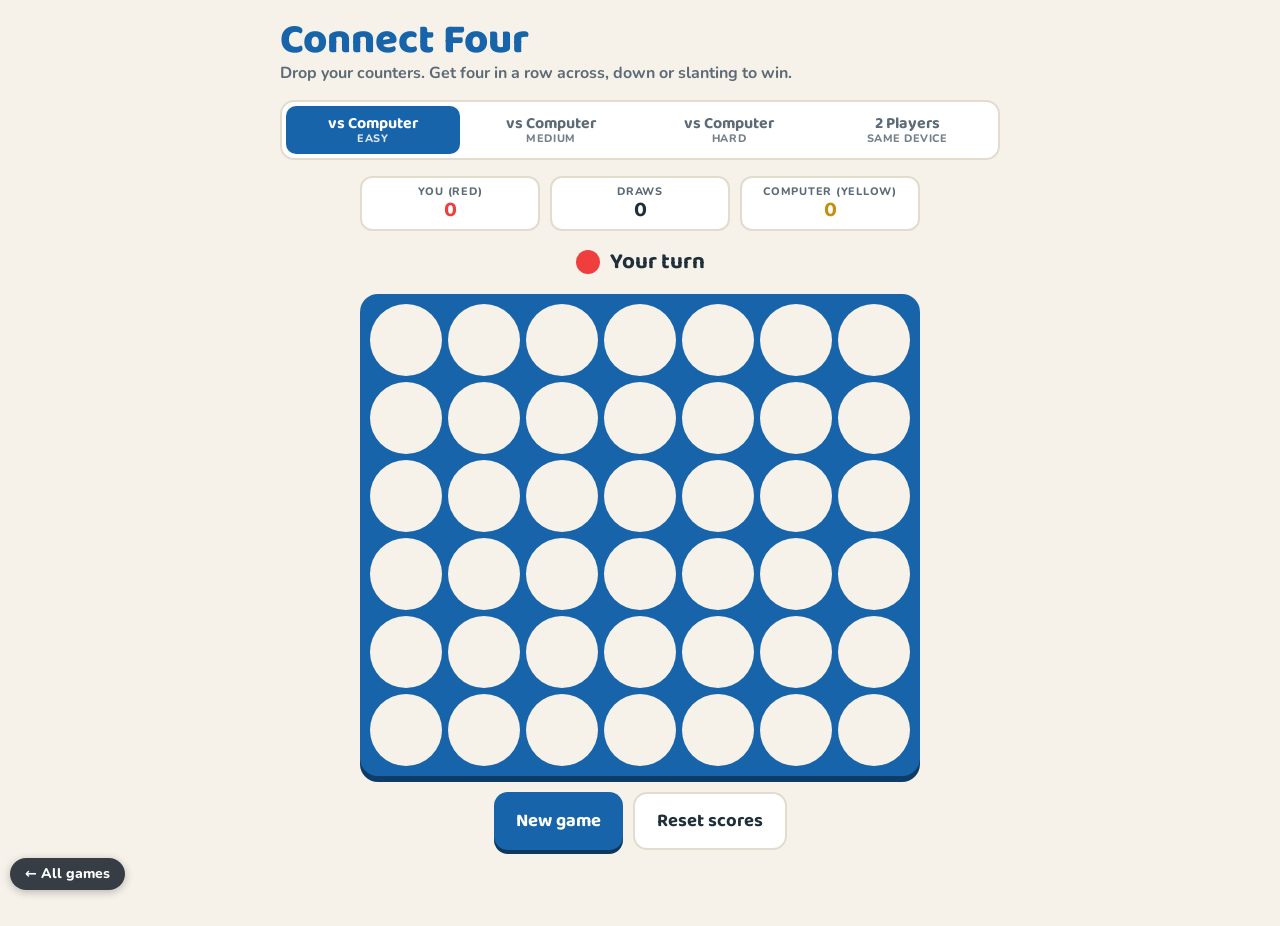
<file: connect-four.html>
<!doctype html>
<html lang="en">
<head>
<meta charset="utf-8">
<script id="gc-update">(function(){var cur="20261020095448";try{fetch("version.json?t="+Date.now(),{cache:"no-store"}).then(function(r){return r.json()}).then(function(j){if(!j||!j.v||j.v===cur)return;var u=new URL(location.href);if(u.searchParams.get("v")===j.v)return;u.searchParams.set("v",j.v);location.replace(u.toString());}).catch(function(){});}catch(e){}})();</script>
<script id="gc-count" data-goatcounter="https://kingsreuben.goatcounter.com/count" async src="https://gc.zgo.at/count.js"></script>
<meta name="viewport" content="width=device-width, initial-scale=1, viewport-fit=cover">
<title>Connect Four</title>
<link rel="stylesheet" href="https://fonts.googleapis.com/css2?family=Baloo+2:wght@600;700;800&family=Nunito:wght@600;700;800;900&display=swap">
<link rel="stylesheet" href="common.css?v=20261020095448">
<style>
:root{--accent:#1864ab;--frame:#1864ab;--hole:#f6f2ea;--p1:#f03e3e;--p2:#fab005}
@media (prefers-color-scheme: dark){:root{--accent:#4dabf7;--accentInk:#06182b;--frame:#1c4f80;--hole:#131a21;--p1:#ff6b6b;--p2:#ffd43b}}
.wrap{width:100%;max-width:560px;margin:0 auto}
.board{position:relative;display:grid;grid-template-columns:repeat(7,1fr);gap:6px;background:var(--frame);padding:10px;border-radius:18px;box-shadow:0 6px 0 color-mix(in srgb,var(--frame) 60%,#000)}
.col{display:grid;grid-template-rows:repeat(6,1fr);gap:6px;border:0;background:transparent;padding:0;border-radius:10px}
.col:hover:not(:disabled),.col:focus-visible{background:rgba(255,255,255,.12)}
.col:disabled{cursor:default}
.h{aspect-ratio:1/1;border-radius:50%;background:var(--hole);position:relative;overflow:hidden}
.h i{position:absolute;inset:6%;border-radius:50%;box-shadow:inset 0 -4px 0 rgba(0,0,0,.18)}
.h i.p1{background:var(--p1)} .h i.p2{background:var(--p2)}
.h i.drop{animation:drop .35s cubic-bezier(.4,0,.7,1.3)}
@keyframes drop{from{transform:translateY(calc(var(--d) * -112%))}to{transform:translateY(0)}}
.h.win i{box-shadow:0 0 0 4px #fff inset,0 0 0 2px var(--ink)}
.turn{text-align:center;font-family:var(--display);font-weight:700;font-size:1.4rem;margin:0;display:flex;align-items:center;justify-content:center;gap:10px}
.turn i{width:24px;height:24px;border-radius:50%;display:inline-block}
.score{display:grid;grid-template-columns:repeat(3,1fr);gap:10px;max-width:560px;margin:0 auto;width:100%}
.score .stat{align-items:center}
.score .s1 b{color:var(--p1)} .score .s2 b{color:color-mix(in srgb,var(--p2) 75%,var(--ink))}
.row{display:flex;gap:10px;justify-content:center;flex-wrap:wrap}
</style>
</head>
<body>
<a class="homeLink" href="./?v=20261020095448">&larr; All games</a>
<div class="page">
  <div class="top"><div><h1>Connect Four</h1><p class="sub">Drop your counters. Get four in a row across, down or slanting to win.</p></div></div>
  <div class="seg" role="group" aria-label="Who is playing">
    <button data-opp="easy" aria-pressed="true">vs Computer<small>Easy</small></button>
    <button data-opp="medium" aria-pressed="false">vs Computer<small>Medium</small></button>
    <button data-opp="hard" aria-pressed="false">vs Computer<small>Hard</small></button>
    <button data-opp="pvp" aria-pressed="false">2 Players<small>Same device</small></button>
  </div>
  <div class="score">
    <div class="stat s1"><span id="n1">You (red)</span><b id="w1">0</b></div>
    <div class="stat"><span>Draws</span><b id="wd">0</b></div>
    <div class="stat s2"><span id="n2">Computer (yellow)</span><b id="w2">0</b></div>
  </div>
  <p class="turn" id="turn" aria-live="polite"></p>
  <div class="wrap"><div class="board" id="board"></div></div>
  <div class="row"><button class="btn" id="again">New game</button><button class="btn ghost" id="resetScore">Reset scores</button></div>
</div>
<script src="common.js?v=20261020095448"></script>
<script>
(function(){
const {$, sound, confetti, store} = GC;
const W=7,H=6;
let opp=store.get('c4-opp','easy'), g, turn=1, first=1, over=false, busy=false, tally;
const key=()=>'c4-score-'+(opp==='pvp'?'pvp':'cpu-'+opp);
const names=()=>opp==='pvp'?{1:'Player 1',2:'Player 2'}:{1:'You',2:'Computer'};
const idx=(c,r)=>c*H+r; // r=0 is bottom
function dropRow(s,c){ for(let r=0;r<H;r++) if(!s[idx(c,r)]) return r; return -1; }
function winLine(s){
  const D=[[1,0],[0,1],[1,1],[1,-1]];
  for(let c=0;c<W;c++) for(let r=0;r<H;r++){ const p=s[idx(c,r)]; if(!p) continue;
    for(const [dc,dr] of D){ const cells=[[c,r]]; for(let k=1;k<4;k++){ const cc=c+dc*k, rr=r+dr*k; if(cc<0||cc>=W||rr<0||rr>=H||s[idx(cc,rr)]!==p) break; cells.push([cc,rr]); } if(cells.length===4) return {p,cells}; } }
  return s.every(Boolean)?{p:0}:null;
}
function scoreWindow(w,p){ const o=3-p, mp=w.filter(x=>x===p).length, op=w.filter(x=>x===o).length, e=w.filter(x=>!x).length;
  if(mp===4) return 1000; if(mp===3&&e===1) return 6; if(mp===2&&e===2) return 2; if(op===3&&e===1) return -8; return 0; }
function heur(s,p){ let sc=0;
  for(let r=0;r<H;r++) if(s[idx(3,r)]===p) sc+=3;
  const D=[[1,0],[0,1],[1,1],[1,-1]];
  for(let c=0;c<W;c++) for(let r=0;r<H;r++) for(const [dc,dr] of D){ const ce=c+dc*3, re=r+dr*3; if(ce<0||ce>=W||re<0||re>=H) continue; sc+=scoreWindow([0,1,2,3].map(k=>s[idx(c+dc*k,r+dr*k)]),p); }
  return sc; }
const ORDER=[3,2,4,1,5,0,6];
function negamax(s,depth,a,b,p){
  const w=winLine(s); if(w) return w.p===0?0:(w.p===2?1:-1)*(10000+depth)*(p===2?1:-1);
  if(depth===0) return (p===2?1:-1)*(heur(s,2)-heur(s,1));
  let best=-Infinity;
  for(const c of ORDER){ const r=dropRow(s,c); if(r<0) continue; s[idx(c,r)]=p; const v=-negamax(s,depth-1,-b,-a,3-p); s[idx(c,r)]=0; if(v>best) best=v; if(v>a) a=v; if(a>=b) break; }
  return best;
}
function cpuMove(){
  const legal=ORDER.filter(c=>dropRow(g,c)>=0);
  const winsFor=p=>legal.find(c=>{ const s=g.slice(); s[idx(c,dropRow(s,c))]=p; const w=winLine(s); return w&&w.p===p; });
  if(opp==='easy'){ const w=winsFor(2); if(w!==undefined&&Math.random()<.5) return w; return legal[Math.floor(Math.random()*legal.length)]; }
  if(opp==='medium'){ const w=winsFor(2); if(w!==undefined) return w; const bl=winsFor(1); if(bl!==undefined) return bl;
    const safe=legal.filter(c=>{ const s=g.slice(); s[idx(c,dropRow(s,c))]=2; return !ORDER.some(c2=>{ const r2=dropRow(s,c2); if(r2<0) return false; const t=s.slice(); t[idx(c2,r2)]=1; const w=winLine(t); return w&&w.p===1; }); });
    const pool=safe.length?safe:legal; return Math.random()<.5?pool[0]:pool[Math.floor(Math.random()*pool.length)]; }
  let best=-Infinity, pick=legal[0];
  for(const c of legal){ const s=g.slice(); s[idx(c,dropRow(s,c))]=2; const v=-negamax(s,5,-Infinity,Infinity,1); if(v>best){best=v;pick=c;} }
  return pick;
}
function build(){
  const bd=$('board'); bd.innerHTML='';
  for(let c=0;c<W;c++){ const col=document.createElement('button'); col.className='col'; col.id='col'+c; col.setAttribute('aria-label','Drop in column '+(c+1));
    for(let r=H-1;r>=0;r--){ const h=document.createElement('div'); h.className='h'; h.id=`h${c}_${r}`; col.appendChild(h); }
    col.onclick=()=>human(c); bd.appendChild(col); }
}
function render(win){
  const n=names();
  for(let c=0;c<W;c++){ $('col'+c).disabled=over||busy||dropRow(g,c)<0||(opp!=='pvp'&&turn===2); }
  if(win&&win.cells) win.cells.forEach(([c,r])=>$(`h${c}_${r}`).classList.add('win'));
  $('n1').textContent=n[1]+' (red)'; $('n2').textContent=n[2]+' (yellow)';
  $('w1').textContent=tally[1]; $('w2').textContent=tally[2]; $('wd').textContent=tally[0];
  if(!over) $('turn').innerHTML=`<i style="background:var(--p${turn})"></i>${n[turn]==='You'?'Your':n[turn]+'’s'} turn`;
}
function place(c){
  const r=dropRow(g,c); if(r<0) return false;
  g[idx(c,r)]=turn; const h=$(`h${c}_${r}`); h.innerHTML=`<i class="p${turn} drop" style="--d:${H-r}"></i>`; sound.tap();
  const w=winLine(g); if(w){ end(w); return true; }
  turn=3-turn; render(); return true;
}
function human(c){
  if(over||busy||(opp!=='pvp'&&turn===2)) return;
  if(!place(c)||over) return;
  if(opp!=='pvp'&&turn===2){ busy=true; render(); setTimeout(()=>{ busy=false; place(cpuMove()); },450); }
}
function end(w){
  over=true; tally[w.p]++; store.set(key(),tally); const n=names();
  if(w.p===0) $('turn').textContent="It's a draw!";
  else { $('turn').innerHTML=`<i style="background:var(--p${w.p})"></i>${n[w.p]==='You'?'You win!':n[w.p]+' wins!'}`; if(opp==='pvp'||w.p===1){ sound.win(); confetti(); } else sound.lose(); }
  render(w);
}
function newGame(){
  g=Array(W*H).fill(0); over=false; busy=false; turn=first; first=3-first; build(); render();
  if(opp!=='pvp'&&turn===2){ busy=true; render(); setTimeout(()=>{ busy=false; place(cpuMove()); },500); }
}
function setOpp(o){ opp=o; store.set('c4-opp',o); tally=store.get(key(),{0:0,1:0,2:0}); first=1; document.querySelectorAll('[data-opp]').forEach(x=>x.setAttribute('aria-pressed',String(x.dataset.opp===o))); newGame(); }
document.querySelectorAll('[data-opp]').forEach(x=>x.onclick=()=>setOpp(x.dataset.opp));
$('again').onclick=newGame;
$('resetScore').onclick=()=>{ tally={0:0,1:0,2:0}; store.set(key(),tally); render(); };
setOpp(opp);
})();
</script>
</body>
</html>
</file>
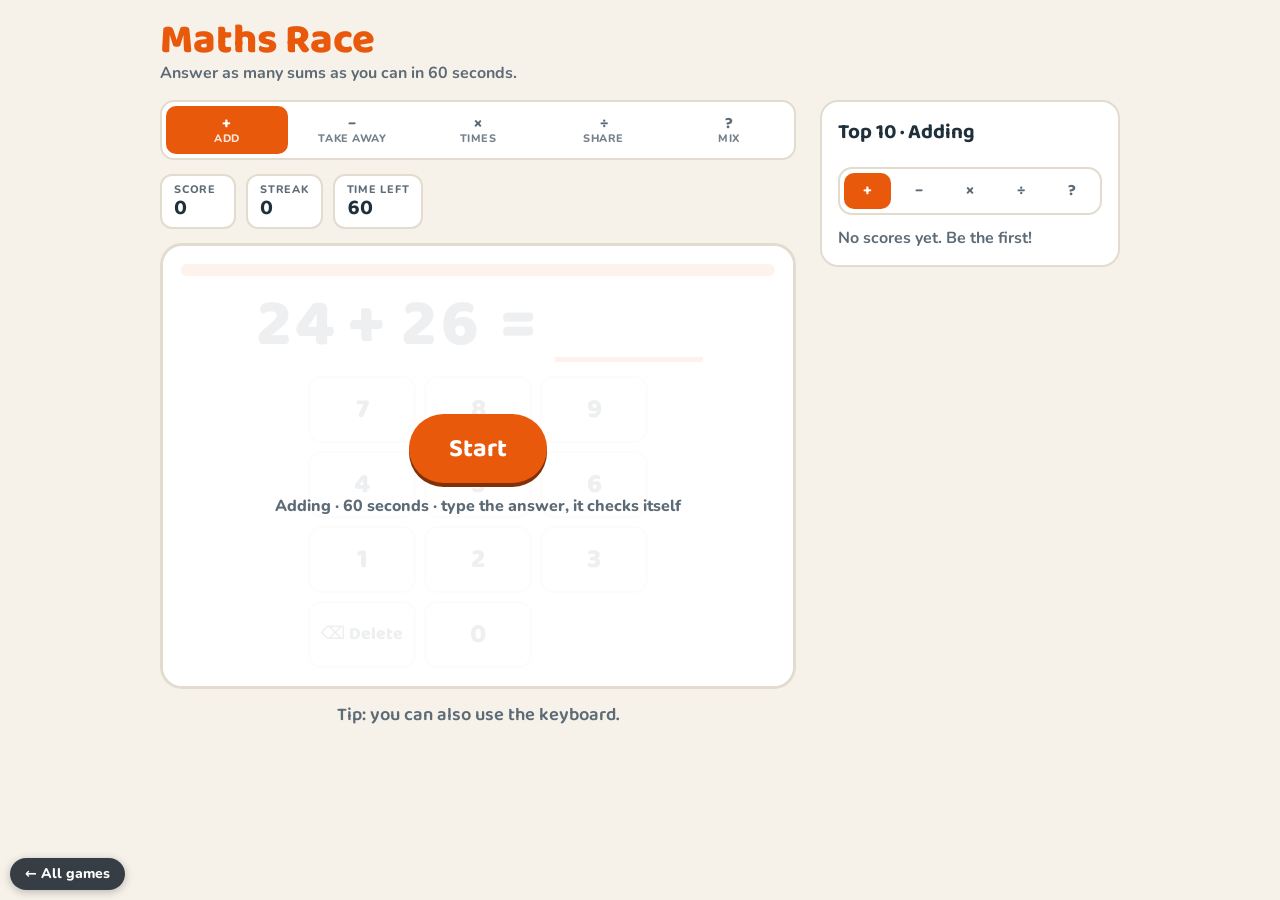
<file: maths-race.html>
<!doctype html>
<html lang="en">
<head>
<meta charset="utf-8">
<script id="gc-update">(function(){var cur="20261020095448";try{fetch("version.json?t="+Date.now(),{cache:"no-store"}).then(function(r){return r.json()}).then(function(j){if(!j||!j.v||j.v===cur)return;var u=new URL(location.href);if(u.searchParams.get("v")===j.v)return;u.searchParams.set("v",j.v);location.replace(u.toString());}).catch(function(){});}catch(e){}})();</script>
<script id="gc-count" data-goatcounter="https://kingsreuben.goatcounter.com/count" async src="https://gc.zgo.at/count.js"></script>
<meta name="viewport" content="width=device-width, initial-scale=1, viewport-fit=cover">
<title>Maths Race</title>
<link rel="stylesheet" href="https://fonts.googleapis.com/css2?family=Baloo+2:wght@600;700;800&family=Nunito:wght@600;700;800;900&display=swap">
<link rel="stylesheet" href="common.css?v=20261020095448">
<style>
:root{--accent:#e8590c}
@media (prefers-color-scheme: dark){:root{--accent:#ff8c4a;--accentInk:#2a1100}}
.layout{display:grid;grid-template-columns:minmax(0,1fr) 300px;gap:24px;align-items:start}
@media (max-width:900px){.layout{grid-template-columns:minmax(0,1fr)}}
main{display:flex;flex-direction:column;gap:14px;min-width:0}
.arena{background:var(--card);border:3px solid var(--line);border-radius:22px;padding:18px;display:flex;flex-direction:column;align-items:center;gap:14px;position:relative}
.bar{width:100%;height:12px;border-radius:6px;background:var(--soft);overflow:hidden}
.bar i{display:block;height:100%;width:100%;background:var(--accent);transition:width .25s linear}
.sum{font-family:var(--display);font-weight:800;font-size:clamp(2.6rem,12vw,4.2rem);line-height:1;font-variant-numeric:tabular-nums;display:flex;align-items:center;gap:.3em;flex-wrap:wrap;justify-content:center}
.ans{min-width:2.2em;padding:0 .2em;border-bottom:5px solid var(--accent);text-align:center;color:var(--accent)}
.ans.good{color:var(--good);border-color:var(--good)} .ans.bad{color:var(--bad);border-color:var(--bad);animation:shake .3s}
.pad{display:grid;grid-template-columns:repeat(3,1fr);gap:8px;width:100%;max-width:340px}
.pad button{font-family:var(--display);font-weight:800;font-size:1.7rem;padding:10px 0;border-radius:14px;border:2px solid var(--line);background:var(--card)}
.pad button:active{transform:scale(.95)}
.pad .del{font-size:1.1rem}
.ready{position:absolute;inset:0;background:color-mix(in srgb,var(--card) 92%,transparent);border-radius:20px;display:flex;flex-direction:column;align-items:center;justify-content:center;gap:12px;text-align:center;padding:16px}
.ready p{margin:0;font-weight:800;color:var(--muted)}
.count{font-family:var(--display);font-size:5rem;font-weight:800;color:var(--accent);line-height:1}
.side{display:flex;flex-direction:column;gap:12px}
</style>
</head>
<body>
<a class="homeLink" href="./?v=20261020095448">&larr; All games</a>
<div class="page wide">
  <div class="top"><div><h1>Maths Race</h1><p class="sub">Answer as many sums as you can in 60 seconds.</p></div></div>
  <div class="layout">
    <main>
      <div class="seg" role="group" aria-label="Kind of sums" id="modes">
        <button data-mode="add" aria-pressed="true">+<small>Add</small></button>
        <button data-mode="sub" aria-pressed="false">−<small>Take away</small></button>
        <button data-mode="mul" aria-pressed="false">×<small>Times</small></button>
        <button data-mode="div" aria-pressed="false">÷<small>Share</small></button>
        <button data-mode="mix" aria-pressed="false">?<small>Mix</small></button>
      </div>
      <div class="stats">
        <div class="stat"><span>Score</span><b id="score">0</b></div>
        <div class="stat"><span>Streak</span><b id="streak">0</b></div>
        <div class="stat"><span>Time left</span><b id="left">60</b></div>
      </div>
      <div class="arena" id="arena">
        <div class="bar"><i id="bar"></i></div>
        <div class="sum" aria-live="polite"><span id="q">7 + 5</span><span>=</span><span class="ans" id="ans">&nbsp;</span></div>
        <div class="pad" id="pad"></div>
        <div class="ready" id="ready">
          <div class="count" id="count" hidden>3</div>
          <button class="btn big" id="start">Start</button>
          <p id="readyText">Adding · 60 seconds · type the answer, it checks itself</p>
        </div>
      </div>
      <p class="msg" id="msg">Tip: you can also use the keyboard.</p>
      <section class="result" id="result" hidden>
        <h2>Time's up!</h2>
        <div class="big" id="rScore">0 right</div>
        <p id="rText"></p>
        <form class="nameForm" id="nameForm" autocomplete="off"><label for="nameIn">Type your name for the Top 10</label><input id="nameIn" maxlength="16" placeholder="Your name" required><button class="btn" type="submit">Save</button></form>
        <button class="btn big" id="again">Race again</button>
      </section>
    </main>
    <aside class="side card top10">
      <h3 id="lbTitle">Top 10 · Adding</h3>
      <div class="seg" role="tablist" id="lbTabs">
        <button data-lb="add" aria-selected="true">+</button><button data-lb="sub" aria-selected="false">−</button><button data-lb="mul" aria-selected="false">×</button><button data-lb="div" aria-selected="false">÷</button><button data-lb="mix" aria-selected="false">?</button>
      </div>
      <div id="lb"></div>
    </aside>
  </div>
</div>
<script src="common.js?v=20261020095448"></script>
<script>
(function(){
const {$, sound, confetti, board, tableHTML, nameForm} = GC;
const NAMES={add:'Adding',sub:'Taking away',mul:'Times tables',div:'Sharing (÷)',mix:'Mixed'};
const R=(a,b)=>a+Math.floor(Math.random()*(b-a+1));
let mode='add', q=null, typed='', score=0, streak=0, best=0, wrong=0, endAt=0, timer=null, running=false;
const boards={}; for(const m in NAMES) boards[m]=board({key:'mr-top-'+m, better:(a,b)=>b.p-a.p, show:e=>e.p});
$('lb').innerHTML=tableHTML('Score');

function make(m){
  if(m==='mix') m=['add','sub','mul','div'][R(0,3)];
  if(m==='add'){ const a=R(2,30),b=R(2,30); return {t:`${a} + ${b}`,a:a+b}; }
  if(m==='sub'){ const a=R(5,40),b=R(1,a); return {t:`${a} − ${b}`,a:a-b}; }
  if(m==='mul'){ const a=R(2,10),b=R(2,10); return {t:`${a} × ${b}`,a:a*b}; }
  const b=R(2,10),a=R(1,10); return {t:`${a*b} ÷ ${b}`,a};
}
function next(){ let n; do{ n=make(mode); }while(q && n.t===q.t); q=n; typed=''; $('q').textContent=q.t; showAns(''); }
function showAns(cls){ const e=$('ans'); e.textContent=typed||' '; e.className='ans'+(cls?' '+cls:''); }
function press(k){
  if(!running) return;
  if(k==='del'){ typed=typed.slice(0,-1); showAns(''); return; }
  if(typed.length>=4) return;
  typed+=k; showAns(''); sound.tap();
  const target=String(q.a);
  if(typed.length>=target.length){
    if(typed===target){ score++; streak++; best=Math.max(best,streak); showAns('good'); sound.good(); say(streak>=5?`${streak} in a row!`:'Correct!','good'); setTimeout(()=>{ if(running) next(); },250); }
    else { wrong++; streak=0; showAns('bad'); sound.bad(); say(`${q.t} = ${q.a}`,'bad'); setTimeout(()=>{ if(running) next(); },700); }
    upd();
  }
}
function say(t,c){ $('msg').textContent=t; $('msg').className='msg'+(c?' '+c:''); }
function upd(){ $('score').textContent=score; $('streak').textContent=streak; }
function buildPad(){
  const keys=['7','8','9','4','5','6','1','2','3','del','0'];
  $('pad').innerHTML='';
  keys.forEach(k=>{ const b=document.createElement('button'); b.textContent=k==='del'?'⌫ Delete':k; if(k==='del') b.className='del'; b.onclick=()=>press(k); $('pad').appendChild(b); });
}
function reset(){
  clearInterval(timer); running=false; score=0; streak=0; best=0; wrong=0; q=null; upd();
  $('left').textContent='60'; $('bar').style.width='100%';
  $('ready').hidden=false; $('start').hidden=false; $('count').hidden=true;
  $('readyText').textContent=`${NAMES[mode]} · 60 seconds · type the answer, it checks itself`;
  $('result').hidden=true; $('arena').hidden=false; next(); say('Tip: you can also use the keyboard.');
  showBoard(mode);
}
function start(){
  $('start').hidden=true; $('count').hidden=false; let c=3; $('count').textContent=c; sound.tap();
  const cd=setInterval(()=>{ c--; if(c>0){ $('count').textContent=c; sound.tap(); } else { clearInterval(cd); go(); } },700);
}
function go(){
  $('ready').hidden=true; running=true; endAt=Date.now()+60000; next();
  timer=setInterval(()=>{
    const ms=endAt-Date.now(); $('left').textContent=Math.max(0,Math.ceil(ms/1000)); $('bar').style.width=Math.max(0,ms/600)+'%';
    if(ms<=0) finish();
  },100);
}
function finish(){
  clearInterval(timer); running=false;
  $('arena').hidden=true; $('result').hidden=false;
  $('rScore').textContent=`${score} right`;
  $('rText').textContent=`${NAMES[mode]} · best streak ${best}`+(wrong?` · ${wrong} to practise`:' · no mistakes!');
  sound.win(); if(score>0) confetti();
  const m=mode, p=score;
  nameForm($('nameForm'),$('nameIn'),n=>{
    const rank=boards[m].add({n,p}); showBoard(m,rank);
    $('rText').textContent = rank>=0 ? (rank===0?`New record, ${n}! You're number 1!`:`Great job, ${n}! You're number ${rank+1} in the Top 10.`) : `Well done, ${n}! Keep practising to reach the Top 10.`;
  });
}
function showBoard(m,h){
  $('lbTitle').textContent='Top 10 · '+NAMES[m];
  document.querySelectorAll('#lbTabs button').forEach(b=>b.setAttribute('aria-selected',String(b.dataset.lb===m)));
  boards[m].render($('lb').querySelector('tbody'),$('lb').querySelector('.empty'),h??-1);
}
document.querySelectorAll('[data-mode]').forEach(b=>b.onclick=()=>{ if(running) return; mode=b.dataset.mode; document.querySelectorAll('[data-mode]').forEach(x=>x.setAttribute('aria-pressed',String(x===b))); reset(); });
document.querySelectorAll('#lbTabs button').forEach(b=>b.onclick=()=>showBoard(b.dataset.lb));
document.addEventListener('keydown',e=>{
  if(e.target.tagName==='INPUT') return;
  if(/^[0-9]$/.test(e.key)) press(e.key);
  else if(e.key==='Backspace') press('del');
  else if((e.key==='Enter'||e.key===' ') && !running && !$('ready').hidden && !$('start').hidden){ e.preventDefault(); start(); }
});
$('start').onclick=start; $('again').onclick=reset;
buildPad(); reset();
})();
</script>
</body>
</html>
</file>
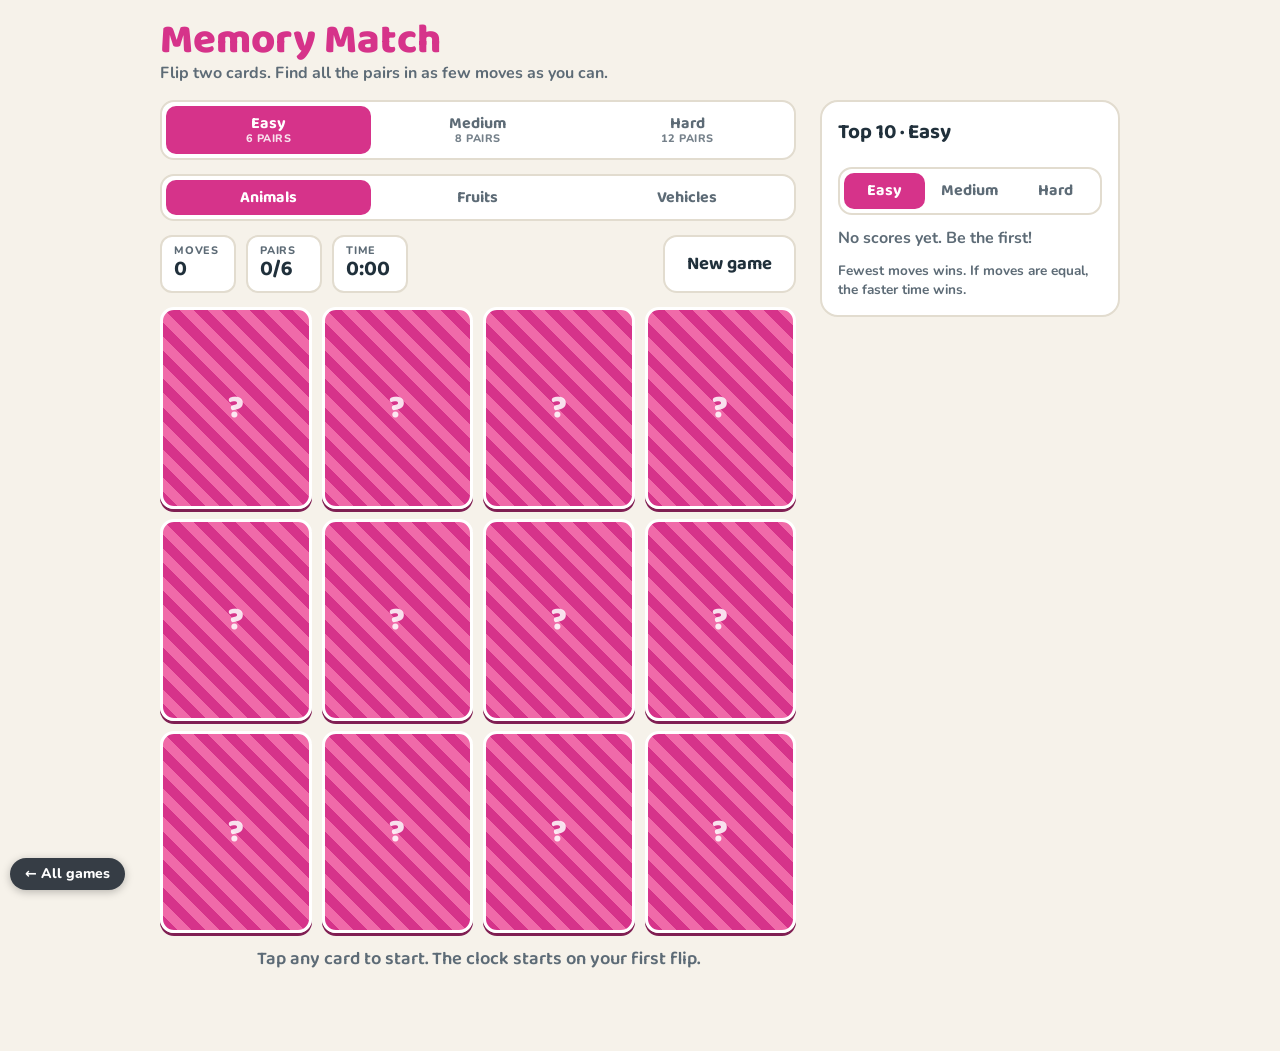
<file: memory-match.html>
<!doctype html>
<html lang="en">
<head>
<meta charset="utf-8">
<script id="gc-update">(function(){var cur="20261020095448";try{fetch("version.json?t="+Date.now(),{cache:"no-store"}).then(function(r){return r.json()}).then(function(j){if(!j||!j.v||j.v===cur)return;var u=new URL(location.href);if(u.searchParams.get("v")===j.v)return;u.searchParams.set("v",j.v);location.replace(u.toString());}).catch(function(){});}catch(e){}})();</script>
<script id="gc-count" data-goatcounter="https://kingsreuben.goatcounter.com/count" async src="https://gc.zgo.at/count.js"></script>
<meta name="viewport" content="width=device-width, initial-scale=1, viewport-fit=cover">
<title>Memory Match</title>
<link rel="stylesheet" href="https://fonts.googleapis.com/css2?family=Baloo+2:wght@600;700;800&family=Nunito:wght@600;700;800;900&display=swap">
<link rel="stylesheet" href="common.css?v=20261020095448">
<style>
:root{--accent:#d6338a;--back1:#d6338a;--back2:#f06aa9}
@media (prefers-color-scheme: dark){:root{--accent:#ff6fb3;--accentInk:#2a0518;--back1:#a3256a;--back2:#d64a90}}
.grid{display:grid;gap:10px;perspective:900px}
.c{position:relative;aspect-ratio:3/4;border:0;padding:0;background:none;border-radius:14px}
.c .in{position:absolute;inset:0;transition:transform .35s;transform-style:preserve-3d}
.c.up .in,.c.done .in{transform:rotateY(180deg)}
.c .f,.c .b{position:absolute;inset:0;border-radius:14px;backface-visibility:hidden;-webkit-backface-visibility:hidden;display:flex;align-items:center;justify-content:center}
.c .b{background:repeating-linear-gradient(45deg,var(--back1) 0 10px,var(--back2) 10px 20px);border:3px solid var(--card);box-shadow:0 3px 0 color-mix(in srgb,var(--back1) 60%,#000)}
.c .b::after{content:"?";font-family:var(--display);font-weight:800;font-size:2rem;color:#fff;opacity:.85}
.c .f{background:var(--card);border:3px solid var(--line);transform:rotateY(180deg);font-size:clamp(1.8rem,8vw,3rem)}
.c.done .f{border-color:var(--good);background:var(--goodBg)}
.c.done{animation:popIn .3s}
.c.miss .f{border-color:var(--bad);animation:shake .35s}
.grid.g4{grid-template-columns:repeat(4,minmax(0,1fr))}
.grid.g6{grid-template-columns:repeat(6,minmax(0,1fr))}
@media (max-width:520px){.grid.g6{grid-template-columns:repeat(4,minmax(0,1fr))}.grid{gap:7px}}
.layout{display:grid;grid-template-columns:minmax(0,1fr) 300px;gap:24px;align-items:start}
@media (max-width:900px){.layout{grid-template-columns:minmax(0,1fr)}}
.side{display:flex;flex-direction:column;gap:12px}
</style>
</head>
<body>
<a class="homeLink" href="./?v=20261020095448">&larr; All games</a>
<div class="page wide">
  <div class="top"><div><h1>Memory Match</h1><p class="sub">Flip two cards. Find all the pairs in as few moves as you can.</p></div></div>
  <div class="layout">
    <main style="display:flex;flex-direction:column;gap:14px;min-width:0">
      <div class="seg" role="group" aria-label="Size">
        <button data-size="easy" aria-pressed="true">Easy<small>6 pairs</small></button>
        <button data-size="medium" aria-pressed="false">Medium<small>8 pairs</small></button>
        <button data-size="hard" aria-pressed="false">Hard<small>12 pairs</small></button>
      </div>
      <div class="seg" role="group" aria-label="Theme">
        <button data-theme="animals" aria-pressed="true">Animals</button>
        <button data-theme="food" aria-pressed="false">Fruits</button>
        <button data-theme="vehicles" aria-pressed="false">Vehicles</button>
      </div>
      <div class="stats">
        <div class="stat"><span>Moves</span><b id="moves">0</b></div>
        <div class="stat"><span>Pairs</span><b id="pairs">0/6</b></div>
        <div class="stat"><span>Time</span><b id="time">0:00</b></div>
        <button class="btn ghost" id="restart" style="margin-left:auto">New game</button>
      </div>
      <div class="grid g4" id="grid"></div>
      <p class="msg" id="msg">Tap any card to start. The clock starts on your first flip.</p>
      <section class="result" id="result" hidden>
        <h2>All pairs found!</h2>
        <div class="big" id="rMoves">0 moves</div>
        <p id="rText"></p>
        <form class="nameForm" id="nameForm" autocomplete="off"><label for="nameIn">Type your name for the Top 10</label><input id="nameIn" maxlength="16" placeholder="Your name" required><button class="btn" type="submit">Save</button></form>
        <button class="btn big" id="again">Play again</button>
      </section>
    </main>
    <aside class="side card top10">
      <h3 id="lbTitle">Top 10 · Easy</h3>
      <div class="seg" role="tablist" id="lbTabs">
        <button data-lb="easy" aria-selected="true">Easy</button><button data-lb="medium" aria-selected="false">Medium</button><button data-lb="hard" aria-selected="false">Hard</button>
      </div>
      <div id="lb"></div>
      <p class="sub" style="font-size:.85rem">Fewest moves wins. If moves are equal, the faster time wins.</p>
    </aside>
  </div>
</div>
<script src="common.js?v=20261020095448"></script>
<script>
(function(){
const {$, sound, confetti, fmtTime, shuffle, board, tableHTML, nameForm} = GC;
const THEMES={
  animals:['🐶','🐱','🐰','🦊','🐻','🐼','🐯','🦁','🐸','🐵','🐧','🐘'],
  food:['🍎','🍌','🍇','🍉','🍓','🍒','🍍','🥭','🍑','🥥','🍋','🥕'],
  vehicles:['🚗','🚌','🚑','🚒','🚓','🚜','🚲','🚀','🚁','🚂','⛵','✈️']
};
const SIZES={easy:{pairs:6,cls:'g4'},medium:{pairs:8,cls:'g4'},hard:{pairs:12,cls:'g6'}};
const NAMES={easy:'Easy',medium:'Medium',hard:'Hard'};
let size='easy', theme='animals', cards=[], open=[], moves=0, found=0, lock=false, t0=0, timer=null, secs=0, lbSize='easy';
const boards={}; for(const s in SIZES) boards[s]=board({key:'mm-top-'+s, better:(a,b)=>a.m-b.m||a.s-b.s, show:e=>`${e.m} · ${fmtTime(e.s)}`});
$('lb').innerHTML=tableHTML('Moves · Time');

function newGame(){
  clearInterval(timer); timer=null; t0=0; secs=0; moves=0; found=0; open=[]; lock=false;
  const n=SIZES[size].pairs, pics=shuffle(THEMES[theme]).slice(0,n);
  cards=shuffle([...pics,...pics]);
  const g=$('grid'); g.className='grid '+SIZES[size].cls; g.innerHTML='';
  cards.forEach((p,i)=>{
    const b=document.createElement('button'); b.className='c'; b.id='c'+i; b.setAttribute('aria-label','Hidden card');
    b.innerHTML='<div class="in"><div class="b"></div><div class="f"></div></div>'; b.querySelector('.f').textContent=p;
    b.onclick=()=>flip(i); g.appendChild(b);
  });
  $('result').hidden=true; $('grid').hidden=false;
  $('msg').textContent='Tap any card to start. The clock starts on your first flip.'; $('msg').className='msg';
  stats(); showBoard(size);
}
function stats(){ $('moves').textContent=moves; $('pairs').textContent=`${found}/${SIZES[size].pairs}`; $('time').textContent=fmtTime(secs); }
function flip(i){
  const el=$('c'+i);
  if(lock || el.classList.contains('up') || el.classList.contains('done')) return;
  if(!t0){ t0=Date.now(); timer=setInterval(()=>{ secs=(Date.now()-t0)/1000; stats(); },250); }
  sound.tap(); el.classList.add('up'); el.setAttribute('aria-label',cards[i]); open.push(i);
  if(open.length<2) return;
  moves++; const [a,b]=open; open=[];
  if(cards[a]===cards[b]){
    found++; ['c'+a,'c'+b].forEach(id=>{ $(id).classList.remove('up'); $(id).classList.add('done'); });
    sound.good(); $('msg').textContent='A match!'; $('msg').className='msg good';
    if(found===SIZES[size].pairs) setTimeout(win,500);
  } else {
    lock=true; sound.bad(); $('msg').textContent='Not a match. Try to remember where they are!'; $('msg').className='msg';
    [a,b].forEach(k=>$('c'+k).classList.add('miss'));
    setTimeout(()=>{ [a,b].forEach(k=>{ const e=$('c'+k); e.classList.remove('up','miss'); e.setAttribute('aria-label','Hidden card'); }); lock=false; },900);
  }
  stats();
}
function win(){
  clearInterval(timer); secs=(Date.now()-t0)/1000; stats();
  const s=Math.round(secs), perfect=moves===SIZES[size].pairs;
  $('rMoves').textContent=`${moves} moves`;
  $('rText').textContent=`${NAMES[size]} · ${fmtTime(s)}`+(perfect?' · A perfect game!':'');
  $('grid').hidden=true; $('result').hidden=false; $('msg').textContent='';
  sound.win(); confetti();
  const sz=size, m=moves;
  nameForm($('nameForm'),$('nameIn'),n=>{
    const rank=boards[sz].add({n,m,s});
    showBoard(sz,rank);
    $('rText').textContent = rank>=0 ? (rank===0?`New record, ${n}! You're number 1!`:`Great job, ${n}! You're number ${rank+1} in the Top 10.`) : `Well done, ${n}! Keep practising to reach the Top 10.`;
  });
}
function showBoard(s,highlight){
  lbSize=s; $('lbTitle').textContent='Top 10 · '+NAMES[s];
  document.querySelectorAll('#lbTabs button').forEach(b=>b.setAttribute('aria-selected',String(b.dataset.lb===s)));
  boards[s].render($('lb').querySelector('tbody'),$('lb').querySelector('.empty'),highlight??-1);
}
document.querySelectorAll('[data-size]').forEach(b=>b.onclick=()=>{ size=b.dataset.size; document.querySelectorAll('[data-size]').forEach(x=>x.setAttribute('aria-pressed',String(x===b))); newGame(); });
document.querySelectorAll('[data-theme]').forEach(b=>b.onclick=()=>{ theme=b.dataset.theme; document.querySelectorAll('[data-theme]').forEach(x=>x.setAttribute('aria-pressed',String(x===b))); newGame(); });
document.querySelectorAll('#lbTabs button').forEach(b=>b.onclick=()=>showBoard(b.dataset.lb));
$('restart').onclick=newGame; $('again').onclick=newGame;
newGame();
})();
</script>
</body>
</html>
</file>
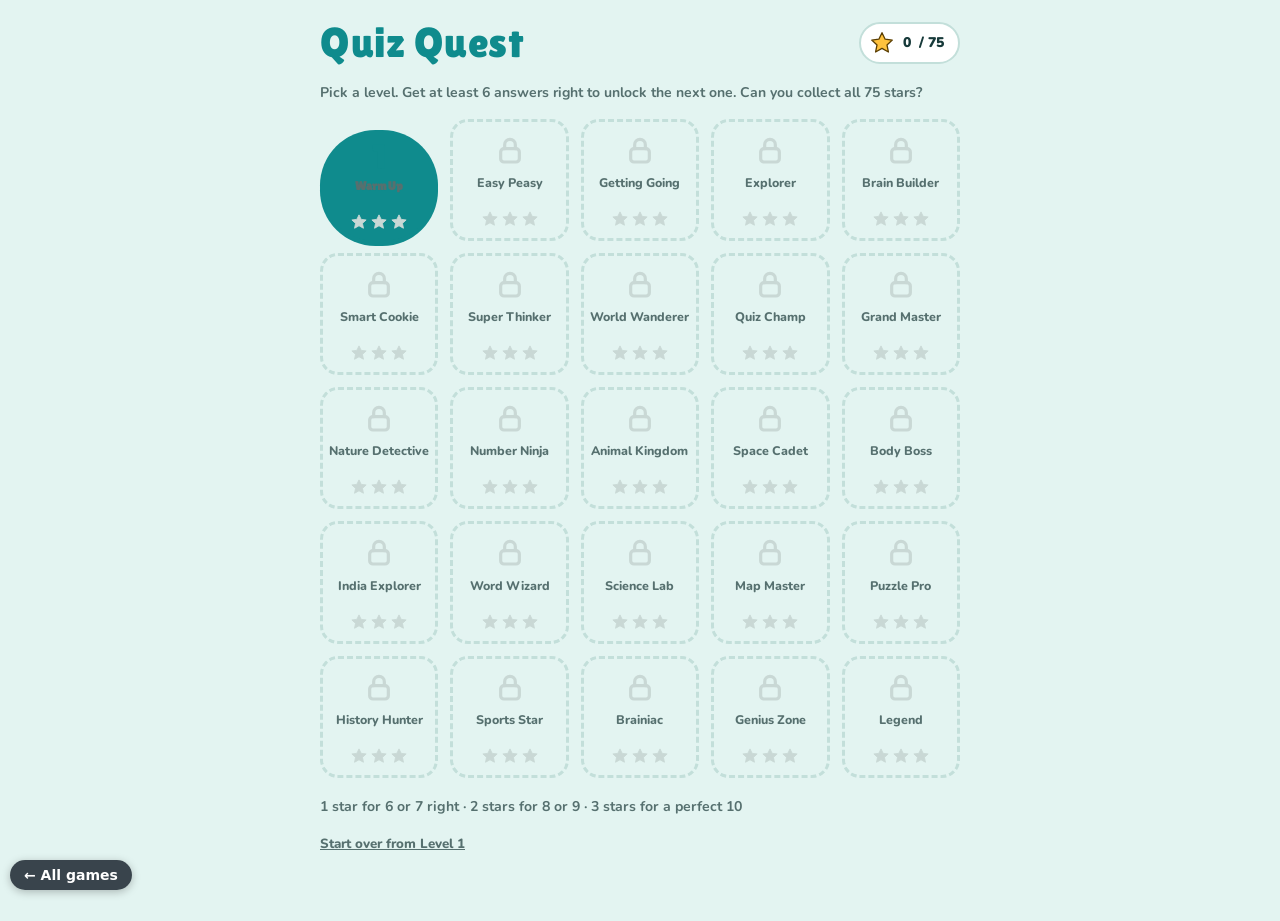
<file: quiz-quest.html>
<!doctype html>
<html lang="en">
<head>
<meta charset="utf-8">
<script id="gc-update">(function(){var cur="20261020095448";try{fetch("version.json?t="+Date.now(),{cache:"no-store"}).then(function(r){return r.json()}).then(function(j){if(!j||!j.v||j.v===cur)return;var u=new URL(location.href);if(u.searchParams.get("v")===j.v)return;u.searchParams.set("v",j.v);location.replace(u.toString());}).catch(function(){});}catch(e){}})();</script>
<script id="gc-count" data-goatcounter="https://kingsreuben.goatcounter.com/count" async src="https://gc.zgo.at/count.js"></script>
<meta name="viewport" content="width=device-width, initial-scale=1, viewport-fit=cover">
<meta name="theme-color" content="#0f8b8d">
<style>:root{color-scheme:light;padding-top:env(safe-area-inset-top,0px);padding-bottom:env(safe-area-inset-bottom,0px)}body{margin:0;font:14px/1.4 system-ui,-apple-system,"Segoe UI",sans-serif}img{max-width:100%}[hidden]{display:none!important}
.homeLink{position:fixed;left:calc(10px + env(safe-area-inset-left,0px));bottom:calc(10px + env(safe-area-inset-bottom,0px));z-index:50;display:inline-flex;align-items:center;gap:6px;padding:8px 14px;border-radius:999px;background:rgba(20,30,40,.82);color:#fff;font:800 14px/1 system-ui,sans-serif;text-decoration:none;box-shadow:0 2px 8px rgba(0,0,0,.25)}
.homeLink:focus-visible{outline:3px solid #ffc23d;outline-offset:2px}
body{padding-bottom:64px!important}</style>
<title>Quiz Quest</title>
<link rel="stylesheet" href="https://fonts.googleapis.com/css2?family=Lilita+One&family=Nunito:wght@600;700;800;900&display=swap">
<style>
/* Layout: three screens in one column — level map (5×2 tiles), question card with big answer buttons, results. Teal ground, sunny-yellow reward colour. */
:root{
  --bg:#e3f4f1; --card:#ffffff; --ink:#173a3a; --muted:#56706f; --line:#c3dfda;
  --accent:#0f8b8d; --accentInk:#ffffff; --sun:#ffc23d; --sunInk:#5a3d00;
  --good:#23945a; --goodBg:#dcf5e6; --bad:#d4413c; --badBg:#fde2e0; --lock:#c9d8d5;
  --display:"Lilita One","Baloo 2","Arial Rounded MT Bold",system-ui,sans-serif;
  --body:"Nunito",system-ui,-apple-system,"Segoe UI",sans-serif;
}
@media (prefers-color-scheme: dark){:root:not([data-theme="light"]){
  --bg:#0f1f20; --card:#172d2e; --ink:#e6f4f2; --muted:#9dbbb8; --line:#28494a;
  --accent:#3cc3c4; --accentInk:#06201f; --sun:#ffcb57; --sunInk:#3a2700;
  --good:#5fd69a; --goodBg:#163a29; --bad:#ff7d77; --badBg:#41201e; --lock:#2b4344;
  color-scheme:dark;
}}
:root[data-theme="dark"]{
  --bg:#0f1f20; --card:#172d2e; --ink:#e6f4f2; --muted:#9dbbb8; --line:#28494a;
  --accent:#3cc3c4; --accentInk:#06201f; --sun:#ffcb57; --sunInk:#3a2700;
  --good:#5fd69a; --goodBg:#163a29; --bad:#ff7d77; --badBg:#41201e; --lock:#2b4344;
  color-scheme:dark;
}
*{box-sizing:border-box}
body{background:var(--bg);color:var(--ink);font-family:var(--body);padding:22px 16px 40px}
main{max-width:640px;margin:0 auto}
button{font-family:var(--body);cursor:pointer}
button:focus-visible{outline:3px solid var(--sun);outline-offset:3px}

.top{display:flex;justify-content:space-between;align-items:center;gap:12px;flex-wrap:wrap;margin-bottom:18px}
h1{font-family:var(--display);font-weight:400;font-size:2.6rem;line-height:1;margin:0;color:var(--accent);letter-spacing:.5px}
.total{display:flex;align-items:center;gap:8px;background:var(--card);border:2px solid var(--line);border-radius:999px;padding:6px 14px 6px 8px;font-weight:900;font-variant-numeric:tabular-nums}
.total svg{width:26px;height:26px}

/* map */
.intro{margin:0 0 16px;color:var(--muted);font-weight:700;line-height:1.5}
.levels{display:grid;grid-template-columns:repeat(5,minmax(0,1fr));gap:12px}
@media (max-width:560px){.levels{gap:8px}.lvl{padding:8px 2px;border-radius:14px}.lvl .t{display:none}.lvl .n{font-size:1.6rem}.lvl .st svg{width:12px;height:12px}.lvl .n svg{width:24px;height:24px}}
.lvl{background:var(--card);border:3px solid var(--line);border-radius:18px;padding:12px 6px 10px;display:flex;flex-direction:column;align-items:center;gap:4px;color:var(--ink)}
.lvl .n{font-family:var(--display);font-size:2.2rem;line-height:1;color:var(--accent)}
.lvl .t{font-size:.78rem;font-weight:800;color:var(--muted);text-align:center;line-height:1.2;min-height:2.4em}
.lvl .st{display:flex;gap:2px}
.lvl .st svg{width:18px;height:18px}
.lvl.next{border-color:var(--accent);box-shadow:0 5px 0 var(--accent)}
.lvl.locked{background:transparent;border-style:dashed;cursor:not-allowed}
.lvl.locked .n{color:var(--lock)}
.lvl:not(.locked):hover{transform:translateY(-2px)}
.legend{margin:18px 0 0;font-size:.88rem;color:var(--muted);font-weight:700;line-height:1.5}
.reset{margin-top:14px;background:none;border:0;color:var(--muted);font-weight:800;text-decoration:underline;padding:4px 0}
.confirm{margin-top:10px;display:flex;gap:8px;align-items:center;flex-wrap:wrap;font-weight:800}
.confirm button{border-radius:10px;padding:6px 14px;font-weight:800;border:2px solid var(--line);background:var(--card);color:var(--ink)}
.confirm .yes{background:var(--bad);border-color:var(--bad);color:#fff}

/* quiz */
.qhead{display:flex;justify-content:space-between;align-items:center;gap:10px;margin-bottom:12px;flex-wrap:wrap}
.back{border:2px solid var(--line);background:var(--card);color:var(--ink);font-weight:800;border-radius:12px;padding:8px 12px}
.lvlTag{font-family:var(--display);font-size:1.4rem;color:var(--accent)}
.dots{display:flex;gap:6px;margin-bottom:14px}
.dots i{flex:1;height:10px;border-radius:5px;background:var(--line)}
.dots i.good{background:var(--good)} .dots i.bad{background:var(--bad)} .dots i.now{background:var(--sun)}
.qcard{background:var(--card);border:3px solid var(--line);border-radius:22px;padding:22px 18px;display:flex;flex-direction:column;gap:16px}
.qmeta{display:flex;justify-content:space-between;align-items:center;gap:8px}
.qnum{font-weight:900;font-size:.85rem;letter-spacing:.08em;text-transform:uppercase;color:var(--muted)}
.speak{border:2px solid var(--line);background:transparent;color:var(--ink);border-radius:999px;padding:6px 12px;font-weight:800;font-size:.85rem;display:flex;gap:6px;align-items:center}
.speak svg{width:18px;height:18px}
.question{font-family:var(--display);font-weight:400;font-size:clamp(1.5rem,5vw,2rem);line-height:1.2;margin:0;text-wrap:balance;letter-spacing:.3px}
.opts{display:grid;grid-template-columns:1fr 1fr;gap:12px}
@media (max-width:460px){.opts{grid-template-columns:1fr}}
.opt{display:flex;align-items:center;gap:12px;text-align:left;font-size:1.15rem;font-weight:800;padding:14px;border-radius:16px;border:3px solid var(--line);background:var(--card);color:var(--ink);min-height:64px}
.opt .k{flex:none;width:34px;height:34px;border-radius:10px;background:var(--bg);color:var(--accent);display:flex;align-items:center;justify-content:center;font-family:var(--display);font-size:1.15rem}
.opt:not(:disabled):hover{border-color:var(--accent)}
.opt:disabled{cursor:default}
.opt.right{border-color:var(--good);background:var(--goodBg)}
.opt.right .k{background:var(--good);color:#fff}
.opt.wrong{border-color:var(--bad);background:var(--badBg)}
.opt.wrong .k{background:var(--bad);color:#fff}
.opt.dim{opacity:.5}
.feedback{border-radius:16px;padding:14px 16px;font-weight:700;line-height:1.5}
.feedback strong{display:block;font-family:var(--display);font-weight:400;font-size:1.35rem;letter-spacing:.3px}
.feedback.good{background:var(--goodBg)} .feedback.good strong{color:var(--good)}
.feedback.bad{background:var(--badBg)} .feedback.bad strong{color:var(--bad)}
.next{align-self:flex-end;font-family:var(--display);font-size:1.3rem;padding:10px 26px;border-radius:999px;border:0;background:var(--accent);color:var(--accentInk);box-shadow:0 4px 0 color-mix(in srgb,var(--accent) 60%,#000)}
.next:active{transform:translateY(3px);box-shadow:none}

/* results */
.result{background:var(--card);border:3px solid var(--line);border-radius:22px;padding:28px 20px;text-align:center;display:flex;flex-direction:column;align-items:center;gap:12px}
.bigStars{display:flex;gap:10px}
.bigStars svg{width:64px;height:64px}
.bigStars svg.pop{animation:pop .45s cubic-bezier(.3,1.6,.5,1) both}
@keyframes pop{from{transform:scale(0) rotate(-40deg)}to{transform:scale(1) rotate(0)}}
.result h2{font-family:var(--display);font-weight:400;font-size:2.4rem;margin:0;line-height:1.05;color:var(--accent)}
.score{font-size:1.25rem;font-weight:900;margin:0}
.result p{margin:0;color:var(--muted);font-weight:700;max-width:40ch;line-height:1.5}
.rbtns{display:flex;gap:10px;flex-wrap:wrap;justify-content:center;margin-top:6px}
.rbtns button{font-weight:900;font-size:1rem;padding:12px 20px;border-radius:14px;border:2px solid var(--line);background:var(--card);color:var(--ink)}
.rbtns button.primary{background:var(--accent);border-color:var(--accent);color:var(--accentInk)}
.rbtns button[hidden]{display:none}

@media (prefers-reduced-motion: reduce){*{animation:none!important;transition:none!important}}
</style>

</head>
<body>
<a class="homeLink" href="./?v=20261020095448">&larr; All games</a>
<main>
  <div class="top">
    <h1>Quiz Quest</h1>
    <div class="total" aria-label="Total stars"><svg viewBox="0 0 24 24"><path fill="var(--sun)" stroke="var(--sunInk)" stroke-width="1.2" stroke-linejoin="round" d="M12 2.5l2.9 6 6.6.8-4.9 4.5 1.3 6.5L12 17l-5.9 3.3 1.3-6.5L2.5 9.3l6.6-.8z"/></svg><span id="totalStars">0</span> / 75</div>
  </div>

  <!-- MAP -->
  <section id="mapScreen">
    <p class="intro">Pick a level. Get at least 6 answers right to unlock the next one. Can you collect all 75 stars?</p>
    <div class="levels" id="levels"></div>
    <p class="legend">1 star for 6 or 7 right · 2 stars for 8 or 9 · 3 stars for a perfect 10</p>
    <button class="reset" id="resetBtn">Start over from Level 1</button>
    <div class="confirm" id="confirmBox" hidden>Clear all stars? <button class="yes" id="resetYes">Yes, clear</button><button id="resetNo">Keep them</button></div>
  </section>

  <!-- QUIZ -->
  <section id="quizScreen" hidden>
    <div class="qhead">
      <button class="back" id="backBtn">← Levels</button>
      <span class="lvlTag" id="lvlTag">Level 1</span>
    </div>
    <div class="dots" id="dots"></div>
    <div class="qcard">
      <div class="qmeta">
        <span class="qnum" id="qnum">Question 1 of 10</span>
        <button class="speak" id="speakBtn"><svg viewBox="0 0 24 24" fill="none" stroke="currentColor" stroke-width="2.2" stroke-linecap="round" stroke-linejoin="round"><path d="M11 5L6 9H3v6h3l5 4z"/><path d="M15.5 8.5a5 5 0 0 1 0 7M18.5 5.5a9 9 0 0 1 0 13"/></svg>Read aloud</button>
      </div>
      <h2 class="question" id="question"></h2>
      <div class="opts" id="opts"></div>
      <div class="feedback" id="feedback" hidden></div>
      <button class="next" id="nextBtn" hidden>Next</button>
    </div>
  </section>

  <!-- RESULT -->
  <section id="resultScreen" hidden>
    <div class="result">
      <div class="bigStars" id="bigStars"></div>
      <h2 id="rTitle">Well done!</h2>
      <p class="score" id="rScore">8 out of 10</p>
      <p id="rText"></p>
      <div class="rbtns">
        <button class="primary" id="rNext">Next level</button>
        <button id="rRetry">Try again</button>
        <button id="rMap">All levels</button>
      </div>
    </div>
  </section>
</main>

<script>
(function(){
/* Each question: [question, [correct, wrong, wrong, wrong], fun fact]. Options are shuffled when shown. */
const LEVELS=[
 {name:"Warm Up", q:[
  ["How many legs does a spider have?",["8","6","10","4"],"Spiders have 8 legs. Insects like ants have only 6."],
  ["What colour do you get when you mix blue and yellow?",["Green","Purple","Orange","Pink"],"Blue and yellow paint mix to make green."],
  ["Which animal says \"moo\"?",["Cow","Dog","Duck","Cat"],"Cows moo to call their calves and friends."],
  ["What is 5 + 3?",["8","7","9","6"],"5 + 3 = 8."],
  ["How many days are there in a week?",["7","5","10","6"],"Monday to Sunday makes 7 days."],
  ["What do bees make?",["Honey","Milk","Silk","Jam"],"Bees turn the nectar from flowers into honey."],
  ["Which of these is the biggest?",["Elephant","Cat","Mouse","Dog"],"Elephants are the biggest animals that live on land."],
  ["Which shape has 3 sides?",["Triangle","Square","Circle","Rectangle"],"Tri means three, so a triangle has 3 sides."],
  ["Which season is usually the coldest?",["Winter","Summer","Spring","Autumn"],"Winter is the coldest season of the year."],
  ["What is 10 − 4?",["6","5","7","4"],"10 − 4 = 6."]
 ]},
 {name:"Easy Peasy", q:[
  ["How many months are there in a year?",["12","10","7","24"],"January to December makes 12 months."],
  ["What is a baby dog called?",["Puppy","Kitten","Calf","Cub"],"A baby cat is a kitten, and a baby dog is a puppy."],
  ["Which planet do we live on?",["Earth","Mars","Jupiter","Venus"],"Earth is the only planet we know of that has living things."],
  ["What is 6 × 2?",["12","8","14","10"],"6 × 2 means 6 + 6, which is 12."],
  ["What do plants need from the Sun to make their food?",["Light","Rain","Wind","Sand"],"Plants use sunlight to make food in their leaves."],
  ["What is the opposite of \"hot\"?",["Cold","Warm","Wet","Big"],"Hot and cold are opposites."],
  ["How many sides does a square have?",["4","3","5","6"],"A square has 4 sides, all the same length."],
  ["Which animal is called the king of the jungle?",["Lion","Tiger","Bear","Monkey"],"Lions are called the king of the jungle, even though they mostly live in grasslands."],
  ["What do we call frozen water?",["Ice","Steam","Rain","Cloud"],"Water freezes into ice at 0 °C."],
  ["What is 15 + 5?",["20","25","18","10"],"15 + 5 = 20."]
 ]},
 {name:"Getting Going", q:[
  ["Which is the largest ocean in the world?",["Pacific Ocean","Indian Ocean","Atlantic Ocean","Arctic Ocean"],"The Pacific Ocean is so big that all the land on Earth could fit inside it."],
  ["What is the national animal of India?",["Tiger","Lion","Elephant","Peacock"],"The Bengal tiger is India's national animal."],
  ["How many hours are there in one day?",["24","12","60","10"],"One whole day and night lasts 24 hours."],
  ["What is 7 × 3?",["21","24","18","27"],"7 × 3 = 21."],
  ["Which of these birds cannot fly?",["Penguin","Parrot","Eagle","Sparrow"],"Penguins can't fly, but they are amazing swimmers."],
  ["Which gas do we need to breathe in to stay alive?",["Oxygen","Smoke","Steam","Helium"],"Our lungs take oxygen from the air we breathe."],
  ["How many colours are there in a rainbow?",["7","5","3","10"],"Red, orange, yellow, green, blue, indigo and violet."],
  ["Which of these is a fruit?",["Mango","Carrot","Potato","Onion"],"The mango is India's national fruit."],
  ["What does a caterpillar turn into?",["Butterfly","Bee","Spider","Bird"],"A caterpillar makes a chrysalis and comes out as a butterfly."],
  ["What is 50 − 25?",["25","20","30","35"],"Half of 50 is 25, so 50 − 25 = 25."]
 ]},
 {name:"Explorer", q:[
  ["Which planet is known as the Red Planet?",["Mars","Venus","Saturn","Mercury"],"Mars looks red because of rusty dust on its ground."],
  ["Which is the fastest land animal?",["Cheetah","Horse","Lion","Deer"],"A cheetah can run faster than a car on a city road."],
  ["How many minutes are there in an hour?",["60","100","30","24"],"An hour has 60 minutes, and a minute has 60 seconds."],
  ["What is 9 × 4?",["36","32","40","27"],"9 × 4 = 36."],
  ["What is the capital city of India?",["New Delhi","Mumbai","Chennai","Kolkata"],"New Delhi is where India's government works."],
  ["Which part of a plant takes in water from the soil?",["Roots","Leaves","Flowers","Fruits"],"Roots grow under the ground and drink up water."],
  ["How many continents are there on Earth?",["7","5","9","4"],"Asia, Africa, North America, South America, Antarctica, Europe and Australia."],
  ["Which of these is a mammal?",["Whale","Shark","Octopus","Crab"],"Whales live in the sea but breathe air and feed their babies milk, like all mammals."],
  ["What is half of 30?",["15","10","20","12"],"30 split into 2 equal parts is 15 each."],
  ["What do we use our nose for?",["Smelling","Hearing","Tasting","Seeing"],"Our nose helps us smell, and it also helps us taste food."]
 ]},
 {name:"Brain Builder", q:[
  ["Which is the largest planet in our solar system?",["Jupiter","Earth","Mars","Saturn"],"Jupiter is so big that more than 1,000 Earths could fit inside it."],
  ["Which is the tallest animal in the world?",["Giraffe","Elephant","Camel","Horse"],"A giraffe's neck alone can be taller than a grown-up person."],
  ["What is 8 × 7?",["56","54","48","64"],"8 × 7 = 56. A trick: 5, 6, 7, 8 → 56 = 7 × 8!"],
  ["In which direction does the Sun rise?",["East","West","North","South"],"The Sun rises in the east and sets in the west."],
  ["What do we call animals that eat only plants?",["Herbivores","Carnivores","Omnivores","Predators"],"Cows, rabbits and elephants are herbivores."],
  ["Which is the longest river in India?",["Ganga","Yamuna","Kaveri","Narmada"],"The Ganga starts in the Himalayas and flows into the Bay of Bengal."],
  ["Which tool measures how hot or cold something is?",["Thermometer","Ruler","Clock","Scale"],"A thermometer measures temperature."],
  ["What is 100 − 37?",["63","73","67","53"],"100 − 37 = 63."],
  ["Who wrote India's national anthem, \"Jana Gana Mana\"?",["Rabindranath Tagore","Mahatma Gandhi","Jawaharlal Nehru","Subhas Chandra Bose"],"Rabindranath Tagore was also the first Indian to win a Nobel Prize."],
  ["How many legs does an insect have?",["6","8","4","10"],"All insects, like ants, bees and butterflies, have 6 legs."]
 ]},
 {name:"Smart Cookie", q:[
  ["Which star is closest to Earth?",["The Sun","The North Star","Sirius","The Moon"],"The Sun is a star! It is the closest one to us."],
  ["What is 12 × 3?",["36","32","39","33"],"12 × 3 = 36."],
  ["Which is the largest continent?",["Asia","Africa","Europe","Australia"],"Asia is the biggest continent, and India is part of it."],
  ["What are baby frogs called?",["Tadpoles","Kittens","Chicks","Cubs"],"Tadpoles live in water and slowly grow legs to become frogs."],
  ["At what temperature does water boil?",["100 °C","50 °C","0 °C","200 °C"],"Water boils at 100 °C and freezes at 0 °C."],
  ["Which organ pumps blood around your body?",["Heart","Lungs","Brain","Stomach"],"Your heart beats about 100,000 times every day."],
  ["How many sides does a hexagon have?",["6","5","8","7"],"Honeycomb cells made by bees are hexagons."],
  ["What is the national bird of India?",["Peacock","Parrot","Eagle","Pigeon"],"Peacocks spread their colourful tail feathers like a fan."],
  ["What is one quarter of 100?",["25","50","20","40"],"Split 100 into 4 equal parts and each part is 25."],
  ["Which of these is NOT a planet?",["Moon","Venus","Saturn","Neptune"],"The Moon goes around the Earth, so it is a moon, not a planet."]
 ]},
 {name:"Super Thinker", q:[
  ["Which is the largest animal on Earth?",["Blue whale","Elephant","Giraffe","Great white shark"],"A blue whale can be as long as three buses in a row."],
  ["What is 144 ÷ 12?",["12","14","10","11"],"12 × 12 = 144, so 144 ÷ 12 = 12."],
  ["Which is the hardest natural material?",["Diamond","Gold","Iron","Rock"],"Diamonds are so hard that they are used to cut other materials."],
  ["Who was the first person to walk on the Moon?",["Neil Armstrong","Rakesh Sharma","Kalpana Chawla","Yuri Gagarin"],"Neil Armstrong stepped onto the Moon in 1969."],
  ["How many players does a cricket team have on the field?",["11","9","6","15"],"Each cricket team has 11 players on the field."],
  ["Which planet is famous for its bright rings?",["Saturn","Mars","Mercury","Earth"],"Saturn's rings are made of ice and rock."],
  ["Which gas do plants take in from the air?",["Carbon dioxide","Oxygen","Helium","Smoke"],"Plants take in carbon dioxide and give out the oxygen we breathe."],
  ["What number is the Roman numeral X?",["10","5","100","1"],"I is 1, V is 5 and X is 10."],
  ["How many days are there in a leap year?",["366","365","360","364"],"A leap year comes every 4 years and has an extra day, 29 February."],
  ["What is 25 + 25 + 25?",["75","50","100","65"],"25 three times is 75, the same as three quarters of 100."]
 ]},
 {name:"World Wanderer", q:[
  ["In which country are the Great Pyramids of Giza?",["Egypt","India","China","Mexico"],"The pyramids were built in Egypt more than 4,000 years ago."],
  ["What is 15 × 4?",["60","45","55","64"],"15 × 4 = 60, the number of minutes in an hour!"],
  ["What do we call a scientist who studies stars and planets?",["Astronomer","Doctor","Geologist","Chemist"],"Astronomers use telescopes to look deep into space."],
  ["Which blood cells help fight germs?",["White blood cells","Red blood cells","Skin cells","Hair cells"],"White blood cells are like soldiers that protect your body."],
  ["Which is the largest hot desert in the world?",["Sahara","Thar","Gobi","Kalahari"],"The Sahara in Africa is almost as big as the whole of China."],
  ["How many centimetres are there in 1 metre?",["100","10","1000","50"],"1 metre = 100 centimetres."],
  ["In which Indian city is the Taj Mahal?",["Agra","Jaipur","Delhi","Hyderabad"],"The Taj Mahal is made of white marble and stands beside the Yamuna river."],
  ["Which planet is closest to the Sun?",["Mercury","Venus","Earth","Mars"],"Mercury goes around the Sun in just 88 days."],
  ["What is 1000 − 1?",["999","900","990","1001"],"One less than 1000 is 999."],
  ["Which of these animals is a reptile?",["Crocodile","Frog","Dolphin","Penguin"],"Reptiles like crocodiles, snakes and lizards have scaly skin."]
 ]},
 {name:"Quiz Champ", q:[
  ["Who is called the Father of the Nation in India?",["Mahatma Gandhi","Jawaharlal Nehru","B. R. Ambedkar","Sardar Patel"],"Gandhiji's birthday, 2 October, is celebrated as Gandhi Jayanti."],
  ["What is 6 × 6 + 4?",["40","36","60","48"],"First 6 × 6 = 36, then 36 + 4 = 40."],
  ["How many teeth does a grown-up usually have?",["32","20","28","40"],"Children have 20 milk teeth, and adults usually have 32."],
  ["Which is the tallest mountain in the world?",["Mount Everest","K2","Kanchenjunga","Mount Kilimanjaro"],"Mount Everest is in the Himalayas, on the border of Nepal and China."],
  ["Which metal is a liquid at room temperature?",["Mercury","Iron","Gold","Copper"],"Mercury is a shiny metal that flows like water."],
  ["You eat 3 slices of a pizza cut into 8 slices. What fraction is left?",["5/8","3/8","1/2","5/3"],"8 − 3 = 5 slices are left, so 5/8 of the pizza."],
  ["How many faces does a cube have?",["6","4","8","12"],"A dice is a cube. It has 6 faces numbered 1 to 6."],
  ["Which ocean lies to the south of India?",["Indian Ocean","Pacific Ocean","Atlantic Ocean","Arctic Ocean"],"It is the only ocean named after a country: India!"],
  ["Which is the longest bone in the human body?",["Thigh bone","Arm bone","Rib","Backbone"],"The thigh bone is called the femur. It is very strong."],
  ["What is 7 × 8 − 6?",["50","56","48","42"],"First 7 × 8 = 56, then 56 − 6 = 50."]
 ]},
 {name:"Grand Master", q:[
  ["How long does the Earth take to go once around the Sun?",["About 365 days","About 30 days","About 24 hours","About 100 days"],"That is why one year has about 365 days."],
  ["Which is the hottest planet in our solar system?",["Venus","Mercury","Mars","Jupiter"],"Venus is hotter than Mercury because its thick clouds trap the heat."],
  ["What is 125 ÷ 5?",["25","20","30","15"],"5 × 25 = 125, so 125 ÷ 5 = 25."],
  ["Who was the first Prime Minister of India?",["Jawaharlal Nehru","Mahatma Gandhi","Indira Gandhi","Lal Bahadur Shastri"],"Children's Day, 14 November, is Nehru's birthday."],
  ["What do we call animals that are awake at night?",["Nocturnal","Herbivores","Aquatic","Migratory"],"Owls, bats and many cats are nocturnal."],
  ["What is it called when water turns into vapour in the heat?",["Evaporation","Freezing","Melting","Raining"],"Evaporation is how wet clothes dry on a sunny day."],
  ["Which country gifted the Statue of Liberty to the USA?",["France","England","Spain","Italy"],"France gave the statue to the USA in 1886 as a sign of friendship."],
  ["What is the coloured part of your eye called?",["Iris","Pupil","Eyelash","Eyelid"],"The iris can be brown, black, blue, green or grey."],
  ["If today is Monday, what day will it be 10 days from now?",["Thursday","Wednesday","Friday","Monday"],"7 days later is Monday again, then 3 more days makes Thursday."],
  ["Which is the smallest planet in our solar system?",["Mercury","Mars","Earth","Venus"],"Mercury is only a little bigger than our Moon."]
 ]},
 {name:"Nature Detective", q:[
  ["What is a baby cow called?",["Calf","Foal","Lamb","Kid"],"A baby horse is a foal, a baby sheep is a lamb and a baby goat is a kid."],
  ["How many wheels does a tricycle have?",["3","2","4","1"],"Tri means three, just like in triangle."],
  ["What is 11 × 2?",["22","21","12","24"],"11 + 11 = 22."],
  ["What gives leaves their green colour?",["Chlorophyll","Water","Sunlight","Soil"],"Chlorophyll is a green material that helps leaves catch sunlight."],
  ["Which animal is called the \"ship of the desert\"?",["Camel","Horse","Elephant","Donkey"],"Camels can walk for days in the hot desert without drinking water."],
  ["How many letters are there in the English alphabet?",["26","24","28","25"],"From A to Z there are 26 letters."],
  ["What is the opposite of \"ancient\"?",["Modern","Old","Huge","Slow"],"Ancient means very old, and modern means new."],
  ["What is 45 + 36?",["81","71","79","91"],"45 + 36 = 81."],
  ["Which festival is called the festival of lights?",["Diwali","Holi","Pongal","Onam"],"On Diwali, people light diyas and lamps all around their homes."],
  ["Which of these letters is a vowel?",["E","B","K","T"],"The vowels are A, E, I, O and U."]
 ]},
 {name:"Number Ninja", q:[
  ["What is 9 × 9?",["81","72","99","90"],"9 × 9 = 81."],
  ["What is 3/4 of 20?",["15","5","10","12"],"One quarter of 20 is 5, so three quarters is 15."],
  ["What comes next: 2, 4, 8, 16, …?",["32","20","24","18"],"Each number is double the one before it."],
  ["How many grams are there in 1 kilogram?",["1000","100","10","500"],"Kilo means one thousand."],
  ["What is 300 + 450?",["750","700","650","800"],"300 + 450 = 750."],
  ["How many sides does an octagon have?",["8","6","10","7"],"An octopus has 8 arms and an octagon has 8 sides."],
  ["Which of these numbers is even?",["44","13","27","51"],"Even numbers end in 0, 2, 4, 6 or 8."],
  ["What is 63 ÷ 7?",["9","8","7","6"],"7 × 9 = 63, so 63 ÷ 7 = 9."],
  ["How many zeros are there in one thousand?",["3","2","4","1"],"One thousand is written 1000."],
  ["How many degrees are there in a right angle?",["90","180","45","360"],"The corner of a book page is a right angle."]
 ]},
 {name:"Animal Kingdom", q:[
  ["Which animal sleeps hanging upside down?",["Bat","Owl","Monkey","Squirrel"],"Bats are the only mammals that can truly fly."],
  ["How many hearts does an octopus have?",["3","1","2","8"],"An octopus has 3 hearts and blue blood!"],
  ["What is a group of fish swimming together called?",["A school","A herd","A flock","A pack"],"Fish swim in schools to stay safe from bigger fish."],
  ["Which animal can change its colour to hide?",["Chameleon","Rabbit","Zebra","Parrot"],"Chameleons also have eyes that can look in two directions at once."],
  ["What do pandas mostly eat?",["Bamboo","Fish","Grass","Bananas"],"A panda can spend about half the day eating bamboo."],
  ["Which is the largest bird in the world?",["Ostrich","Eagle","Peacock","Swan"],"Ostriches can't fly, but they can run very fast."],
  ["Which animal carries its baby in a pouch?",["Kangaroo","Bear","Deer","Gorilla"],"A baby kangaroo is called a joey."],
  ["What do fish use to breathe under water?",["Gills","Lungs","Fins","Scales"],"Gills take oxygen out of the water."],
  ["Which insect can make its own light at night?",["Firefly","Ant","Mosquito","Bee"],"Fireflies glow to talk to each other."],
  ["What do spiders use to make their webs?",["Silk","Hair","Leaves","Mud"],"Spider silk is very strong for its size."]
 ]},
 {name:"Space Cadet", q:[
  ["What was the name of India's mission that landed near the Moon's south pole in 2023?",["Chandrayaan-3","Mangalyaan","Aditya-L1","Gaganyaan"],"India was the first country to land near the Moon's south pole."],
  ["What do we call a group of stars that makes a picture in the sky?",["Constellation","Galaxy","Comet","Planet"],"The Big Dipper and Orion are famous constellations."],
  ["How many planets are there in our solar system?",["8","9","7","10"],"Mercury, Venus, Earth, Mars, Jupiter, Saturn, Uranus and Neptune."],
  ["Which planet is farthest from the Sun?",["Neptune","Saturn","Mars","Jupiter"],"Neptune is very cold and has the fastest winds of any planet."],
  ["What pulls things down to the ground when you drop them?",["Gravity","Wind","Magnets","Air"],"Gravity also keeps the Moon going around the Earth."],
  ["What is the name of our galaxy?",["Milky Way","Andromeda","Solar System","Big Dipper"],"Our galaxy has billions of stars, and the Sun is one of them."],
  ["About how long does the Moon take to go around the Earth?",["About 1 month","About 1 day","About 1 week","About 1 year"],"It takes about 27 days, which is close to one month."],
  ["Who was the first Indian to travel to space?",["Rakesh Sharma","Kalpana Chawla","Sunita Williams","A. P. J. Abdul Kalam"],"Rakesh Sharma flew to space in 1984."],
  ["Why do we have day and night?",["The Earth spins around","The Sun switches off","The Moon blocks the Sun","Clouds cover the sky"],"The side of Earth facing the Sun has day, and the other side has night."],
  ["What is a shooting star really?",["A space rock burning up","A falling star","A tiny planet","A firefly in the sky"],"It is a meteor: a small rock that glows as it rushes through our air."]
 ]},
 {name:"Body Boss", q:[
  ["How many bones does a grown-up human body have?",["206","100","300","56"],"Babies are born with about 300 bones, and some join together as they grow."],
  ["Which organ do we use to think?",["Brain","Heart","Stomach","Lungs"],"Your brain controls everything your body does."],
  ["What do our lungs help us do?",["Breathe","Eat","See","Walk"],"Lungs take in oxygen and push out carbon dioxide."],
  ["Which is the largest organ of the human body?",["Skin","Heart","Liver","Brain"],"Your skin covers and protects your whole body."],
  ["How many chambers does the human heart have?",["4","2","3","6"],"The heart has 2 upper and 2 lower rooms called chambers."],
  ["Which vitamin does our body make from sunlight?",["Vitamin D","Vitamin C","Vitamin A","Vitamin B"],"Vitamin D helps keep our bones strong."],
  ["Where is the smallest bone in the body?",["In the ear","In the toe","In the finger","In the nose"],"The stirrup bone in the ear is smaller than a grain of rice."],
  ["Which tubes carry blood away from the heart?",["Arteries","Nerves","Muscles","Bones"],"Arteries carry blood out, and veins bring it back."],
  ["How many senses do we usually talk about?",["5","3","4","7"],"Seeing, hearing, smelling, tasting and touching."],
  ["Which kind of food helps build strong muscles?",["Protein","Sugar","Salt","Oil"],"Dal, eggs, milk, paneer and nuts all have protein."]
 ]},
 {name:"India Explorer", q:[
  ["How many colour bands are on the Indian flag?",["3","2","4","5"],"Saffron, white and green, with a navy blue wheel in the middle."],
  ["How many spokes does the Ashoka Chakra on our flag have?",["24","12","20","32"],"The Ashoka Chakra has 24 spokes."],
  ["What is the national flower of India?",["Lotus","Rose","Sunflower","Jasmine"],"The lotus grows in muddy water but stays clean and beautiful."],
  ["On which date is India's Independence Day?",["15 August","26 January","2 October","14 November"],"India became free on 15 August 1947."],
  ["On which date is India's Republic Day?",["26 January","15 August","1 May","5 September"],"India's Constitution came into force on 26 January 1950."],
  ["Which state is called \"God's Own Country\"?",["Kerala","Goa","Punjab","Assam"],"Kerala is famous for its backwaters, beaches and coconut trees."],
  ["In which city is the Gateway of India?",["Mumbai","Delhi","Chennai","Kolkata"],"The Gateway of India stands by the sea in Mumbai."],
  ["Which city is called the Pink City?",["Jaipur","Udaipur","Mysuru","Shimla"],"Many buildings in old Jaipur are painted pink."],
  ["What is India's national song?",["Vande Mataram","Jana Gana Mana","Sare Jahan Se Achha","Ae Mere Watan"],"Jana Gana Mana is the national anthem, and Vande Mataram is the national song."],
  ["In which Indian state are the Sundarbans, home of tigers that can swim?",["West Bengal","Kerala","Rajasthan","Gujarat"],"The Sundarbans are the largest mangrove forest in the world."]
 ]},
 {name:"Word Wizard", q:[
  ["What is the plural of \"child\"?",["Children","Childs","Childes","Childrens"],"One child, two children."],
  ["What is the opposite of \"brave\"?",["Cowardly","Strong","Bold","Happy"],"A brave person faces fear, and a cowardly person runs from it."],
  ["Which of these words is a noun (a naming word)?",["Table","Run","Happy","Quickly"],"Nouns name a person, place, animal or thing."],
  ["Which word means the same as \"big\"?",["Large","Tiny","Short","Thin"],"Words that mean the same thing are called synonyms."],
  ["Which word is spelled correctly?",["Beautiful","Beutiful","Beautifull","Butiful"],"B-E-A-U-T-I-F-U-L."],
  ["What is the past tense of \"go\"?",["Went","Goed","Gone","Going"],"Today I go, yesterday I went."],
  ["Which of these words is an adjective (a describing word)?",["Blue","Jump","Sing","Slowly"],"Adjectives describe things, like a blue sky."],
  ["Which word sounds the same as \"sea\" but means something different?",["See","Say","Seat","Sun"],"Words like sea and see are called homophones."],
  ["How many syllables are in the word \"elephant\"?",["3","2","4","1"],"El-e-phant: clap it out, and you get 3 claps."],
  ["Which punctuation mark goes at the end of a question?",["?","!",".",","],"A question always ends with a question mark."]
 ]},
 {name:"Science Lab", q:[
  ["What are the three states of matter?",["Solid, liquid, gas","Hot, warm, cold","Big, medium, small","Rock, water, fire"],"Ice is a solid, water is a liquid and steam is a gas."],
  ["Which of these does a magnet pull?",["Iron nails","Wooden sticks","Paper","Plastic toys"],"Magnets pull things made of iron and steel."],
  ["What makes a rainbow appear?",["Sunlight shining through raindrops","Paint in the clouds","The Moon","Wind"],"Raindrops split white sunlight into all its colours."],
  ["Which gas makes up most of the air around us?",["Nitrogen","Oxygen","Carbon dioxide","Helium"],"Air is about 78% nitrogen and about 21% oxygen."],
  ["Does sound travel faster through water or through air?",["Water","Air","It is the same","Sound can't move in water"],"That is why whales can hear each other from far away."],
  ["What is the force that slows down a ball rolling on the ground?",["Friction","Gravity","Magnetism","Electricity"],"Friction is why a ball rolls farther on smooth floors than on grass."],
  ["What do we call animals that eat both plants and meat?",["Omnivores","Herbivores","Carnivores","Insectivores"],"Bears, crows and humans are omnivores."],
  ["What happens when water vapour cools down?",["It turns into water drops","It turns into fire","It disappears","It turns into salt"],"This is called condensation. It is how clouds form."],
  ["A seesaw is which kind of simple machine?",["Lever","Wheel","Pulley","Screw"],"A lever helps us lift heavy things more easily."],
  ["About how long does sunlight take to reach the Earth?",["About 8 minutes","About 8 seconds","About 8 hours","About 8 days"],"Light is the fastest thing there is, but the Sun is very far away."]
 ]},
 {name:"Map Master", q:[
  ["Which is the largest country in the world by area?",["Russia","India","China","USA"],"Russia stretches across both Europe and Asia."],
  ["Which country has the most people in the world?",["India","China","USA","Brazil"],"India passed China in 2023 to become the country with the most people."],
  ["On which continent is Kenya?",["Africa","Asia","Europe","South America"],"Kenya is famous for lions, elephants and giraffes in the wild."],
  ["Which is the coldest continent?",["Antarctica","Europe","Asia","North America"],"Antarctica is covered in thick ice, and penguins live there."],
  ["What is the capital city of Japan?",["Tokyo","Beijing","Seoul","Bangkok"],"Tokyo is one of the biggest cities in the world."],
  ["In which city is the Eiffel Tower?",["Paris","London","Rome","New York"],"The Eiffel Tower was built in 1889 and is made of iron."],
  ["Which country is shaped like a boot?",["Italy","Spain","France","Greece"],"Look at a world map and you will see Italy's boot shape."],
  ["How many oceans are there on Earth?",["5","3","4","7"],"Pacific, Atlantic, Indian, Southern and Arctic."],
  ["What is the name of the imaginary line around the middle of the Earth?",["Equator","Horizon","Border","Coastline"],"Places near the equator are hot all year round."],
  ["In which country do kangaroos live in the wild?",["Australia","India","Brazil","Canada"],"Australia also has koalas and wombats."]
 ]},
 {name:"Puzzle Pro", q:[
  ["What comes next: A, C, E, G, …?",["I","H","J","K"],"Each time, skip one letter: A (b) C (d) E (f) G (h) I."],
  ["If 3 pencils cost ₹15, how much do 5 pencils cost?",["₹25","₹20","₹30","₹15"],"One pencil costs ₹5, so 5 pencils cost ₹25."],
  ["What is 7 × 12?",["84","74","82","96"],"7 × 12 = 84."],
  ["Which is the odd one out?",["Eagle","Dog","Cat","Cow"],"The eagle is a bird. The others are mammals."],
  ["How many minutes are there in two and a half hours?",["150","120","130","250"],"2 hours = 120 minutes, plus half an hour = 30 minutes. 120 + 30 = 150."],
  ["Meera is taller than Ravi. Ravi is taller than Sam. Who is the shortest?",["Sam","Ravi","Meera","They are all the same"],"Meera is tallest, then Ravi, then Sam."],
  ["What is 1/2 + 1/4?",["3/4","2/6","1/6","2/4"],"1/2 is the same as 2/4. And 2/4 + 1/4 = 3/4."],
  ["How many legs do 3 cows and 2 hens have altogether?",["16","20","10","14"],"3 cows × 4 legs = 12, and 2 hens × 2 legs = 4. 12 + 4 = 16."],
  ["What time is it 45 minutes after 2:30?",["3:15","3:00","3:30","2:75"],"30 minutes after 2:30 is 3:00, then 15 more makes 3:15."],
  ["A square has sides of 5 cm. What is the total length all the way around it?",["20 cm","25 cm","10 cm","15 cm"],"4 sides × 5 cm = 20 cm. This is called the perimeter."]
 ]},
 {name:"History Hunter", q:[
  ["Who built the Taj Mahal?",["Shah Jahan","Akbar","Ashoka","Shivaji"],"Shah Jahan built it in memory of his wife Mumtaz Mahal."],
  ["Harappa and Mohenjo-daro were cities of which old civilisation?",["Indus Valley","Roman","Egyptian","Greek"],"The Indus Valley people built neat cities with drains, over 4,500 years ago."],
  ["Who was called the \"Missile Man of India\"?",["A. P. J. Abdul Kalam","C. V. Raman","Homi Bhabha","Vikram Sarabhai"],"Dr Kalam was also a much-loved President of India."],
  ["In which year did India become independent?",["1947","1950","1857","1965"],"India became independent on 15 August 1947."],
  ["Who is known as the main architect of the Indian Constitution?",["B. R. Ambedkar","Mahatma Gandhi","Jawaharlal Nehru","Sardar Patel"],"Dr Ambedkar led the committee that wrote our Constitution."],
  ["Which emperor gave up war and spread Buddhism after the Kalinga war?",["Ashoka","Akbar","Babur","Chandragupta"],"The lion on India's national emblem comes from Ashoka's pillar."],
  ["Who is famous for inventing the telephone?",["Alexander Graham Bell","Thomas Edison","Isaac Newton","Albert Einstein"],"Bell got a patent for the telephone in 1876."],
  ["Which very long wall was built in ancient China?",["The Great Wall","Hadrian's Wall","The Red Wall","The Stone Wall"],"The Great Wall of China is thousands of kilometres long."],
  ["What did the Wright brothers make history with?",["The first powered aeroplane flight","The first car","The first train","The first ship"],"Their first flight in 1903 lasted only 12 seconds!"],
  ["Who was the first woman Prime Minister of India?",["Indira Gandhi","Sarojini Naidu","Pratibha Patil","Sonia Gandhi"],"Indira Gandhi became Prime Minister in 1966."]
 ]},
 {name:"Sports Star", q:[
  ["How many players does a football team have on the field?",["11","9","7","15"],"Football and cricket both have 11 players on each team."],
  ["How many rings are on the Olympic flag?",["5","4","6","3"],"The 5 rings stand for the continents joining together."],
  ["In which game do players say \"checkmate\"?",["Chess","Carrom","Ludo","Cricket"],"Chess was invented long ago in India, where it was called chaturanga."],
  ["Which sport did Sachin Tendulkar play?",["Cricket","Hockey","Football","Tennis"],"Sachin is called the Master Blaster."],
  ["In cricket, how many runs do you get for hitting the ball over the boundary without it bouncing?",["6","4","2","10"],"If it bounces before crossing the boundary, it is 4 runs."],
  ["Which sport is played with a shuttlecock?",["Badminton","Tennis","Squash","Volleyball"],"P. V. Sindhu and Saina Nehwal are famous Indian badminton players."],
  ["Neeraj Chopra won Olympic gold in 2021 in which event?",["Javelin throw","High jump","Running","Wrestling"],"It was India's first Olympic gold in athletics."],
  ["How often are the Summer Olympics held?",["Every 4 years","Every year","Every 2 years","Every 10 years"],"The Olympics began in ancient Greece."],
  ["In which sport has India won 8 Olympic gold medals?",["Hockey","Cricket","Kabaddi","Football"],"Major Dhyan Chand was one of India's greatest hockey players."],
  ["How many players from each team are on the mat in kabaddi?",["7","11","5","9"],"Kabaddi is a fast tag game that started in India."]
 ]},
 {name:"Brainiac", q:[
  ["Which is the only planet in our solar system not named after a god?",["Earth","Mars","Venus","Jupiter"],"The other planets are named after Roman gods."],
  ["What is the biggest number you can make using the digits 4, 9 and 1 once each?",["941","914","491","149"],"Put the biggest digit first: 9, then 4, then 1."],
  ["What is H₂O?",["Water","Salt","Air","Sugar"],"H₂O means 2 hydrogen parts and 1 oxygen part make water."],
  ["Which musical instrument usually has 88 keys?",["Piano","Guitar","Flute","Tabla"],"A piano has 52 white keys and 36 black keys."],
  ["What is 12 × 12?",["144","124","132","148"],"12 × 12 = 144. This number is also called a gross."],
  ["How many years are there in a century?",["100","10","1000","50"],"A decade is 10 years, and a century is 100 years."],
  ["Which is heavier: 1 kg of cotton or 1 kg of iron?",["They weigh the same","Iron","Cotton","It depends on the day"],"Both weigh 1 kg! Iron just takes up much less space."],
  ["What colour do you get when you mix red and white?",["Pink","Purple","Orange","Brown"],"Adding white to any colour makes it lighter."],
  ["How many sides does a pentagon have?",["5","6","4","8"],"Penta means five."],
  ["If you face north and turn right, which way are you facing?",["East","West","South","North"],"Turning right from north takes you to east."]
 ]},
 {name:"Genius Zone", q:[
  ["What is 250 × 4?",["1000","900","1250","800"],"250 + 250 + 250 + 250 = 1000."],
  ["Which part of a plant makes its food?",["Leaves","Roots","Stem","Flowers"],"Leaves use sunlight, water and air to make food."],
  ["Which is the smallest continent?",["Australia","Europe","Antarctica","South America"],"Australia is both a country and a continent."],
  ["Which is the largest state in India by area?",["Rajasthan","Uttar Pradesh","Maharashtra","Madhya Pradesh"],"Rajasthan is home to the Thar Desert."],
  ["How many days does February have in a normal year?",["28","30","29","31"],"In a leap year, February gets one extra day: 29."],
  ["What is 11 × 11?",["121","111","122","101"],"11 × 11 = 121."],
  ["Which planet spins lying on its side?",["Uranus","Mars","Earth","Venus"],"Scientists think something very big crashed into Uranus long ago."],
  ["What do we call a triangle with all three sides the same length?",["Equilateral","Right-angled","Circle","Rectangle"],"Equi means equal, so all its sides are equal."],
  ["Which scientist is famous for the story of an apple falling and gravity?",["Isaac Newton","Albert Einstein","C. V. Raman","Galileo"],"Newton explained why things fall to the ground."],
  ["Which language do the most people in India speak as their first language?",["Hindi","English","Tamil","Bengali"],"India has 22 official languages listed in its Constitution."]
 ]},
 {name:"Legend", q:[
  ["Which is the deepest ocean in the world?",["Pacific Ocean","Atlantic Ocean","Indian Ocean","Arctic Ocean"],"Its deepest point, the Mariana Trench, is deeper than Mount Everest is tall."],
  ["What is 3 × 3 × 3?",["27","9","18","33"],"3 × 3 = 9, and 9 × 3 = 27."],
  ["What is the name of the southern tip of mainland India?",["Kanyakumari","Rameswaram","Chennai","Goa"],"At Kanyakumari, three seas meet."],
  ["What do bees collect from flowers to make honey?",["Nectar","Pollen","Water","Leaves"],"Nectar is a sweet juice inside flowers."],
  ["Which planet has a giant storm called the Great Red Spot?",["Jupiter","Mars","Saturn","Neptune"],"The Great Red Spot is wider than the whole Earth."],
  ["Which is the fastest bird when diving?",["Peregrine falcon","Ostrich","Eagle","Parrot"],"A diving peregrine falcon is faster than a racing car."],
  ["How many hours are there in 3 days?",["72","36","48","60"],"24 × 3 = 72."],
  ["What is the national aquatic animal of India?",["Ganges river dolphin","Crocodile","Turtle","Whale"],"The Ganges river dolphin is almost blind and finds its way using sound."],
  ["A train leaves at 9:40 and travels for 50 minutes. When does it arrive?",["10:30","10:20","10:40","9:90"],"20 minutes takes it to 10:00, then 30 more makes 10:30."],
  ["In which country do giant pandas live in the wild?",["China","India","Japan","Australia"],"Giant pandas live in the mountain forests of China."]
 ]}
];

const $=id=>document.getElementById(id);
const STAR = f=>`<svg viewBox="0 0 24 24"><path fill="${f?'var(--sun)':'var(--lock)'}" stroke="${f?'var(--sunInk)':'var(--lock)'}" stroke-width="1.2" stroke-linejoin="round" d="M12 2.5l2.9 6 6.6.8-4.9 4.5 1.3 6.5L12 17l-5.9 3.3 1.3-6.5L2.5 9.3l6.6-.8z"/></svg>`;
const PASS=6;
let best=new Array(LEVELS.length).fill(-1); // best score per level, -1 = never played
try{ const b=JSON.parse(localStorage.getItem('qq-best')||'null'); if(Array.isArray(b)) b.forEach((v,i)=>{ if(i<best.length && typeof v==='number') best[i]=v; }); }catch(e){}
const save=()=>{ try{ localStorage.setItem('qq-best',JSON.stringify(best)); }catch(e){} };
const starsFor=s=> s>=10?3 : s>=8?2 : s>=PASS?1 : 0;
const unlocked=i=> i===0 || best[i-1]>=PASS;

let L=0, qs=[], qi=0, score=0, results=[];

function shuffle(a){a=a.slice();for(let i=a.length-1;i>0;i--){const j=Math.floor(Math.random()*(i+1));[a[i],a[j]]=[a[j],a[i]];}return a;}
function show(id){ for(const s of ['mapScreen','quizScreen','resultScreen']) $(s).hidden = s!==id; window.scrollTo(0,0); }
function updateTotal(){ $('totalStars').textContent = best.reduce((t,s)=>t+starsFor(s),0); }

function renderMap(){
  const box=$('levels'); box.innerHTML='';
  const firstOpen = best.findIndex((s,i)=>unlocked(i) && s<PASS);
  LEVELS.forEach((lv,i)=>{
    const b=document.createElement('button'); b.className='lvl'; b.id='lvl'+i;
    const open=unlocked(i), st=starsFor(best[i]);
    if(!open) b.classList.add('locked');
    if(i===firstOpen) b.classList.add('next');
    b.innerHTML=`<span class="n">${open?i+1:'<svg viewBox="0 0 24 24" width="32" height="32" fill="none" stroke="var(--lock)" stroke-width="2.4" stroke-linecap="round"><rect x="5" y="11" width="14" height="10" rx="2.5"/><path d="M8 11V8a4 4 0 0 1 8 0v3"/></svg>'}</span><span class="t">${lv.name}</span><span class="st">${STAR(st>=1)}${STAR(st>=2)}${STAR(st>=3)}</span>`;
    b.setAttribute('aria-label', open ? `Level ${i+1}, ${lv.name}, ${st} stars` : `Level ${i+1}, locked`);
    b.onclick=()=>{ if(open) startLevel(i); };
    box.appendChild(b);
  });
  updateTotal();
}

function startLevel(i){
  L=i; qi=0; score=0; results=[];
  qs = shuffle(LEVELS[i].q).map(([q,opts,fact])=>({q, correct:opts[0], opts:shuffle(opts), fact}));
  $('lvlTag').textContent=`Level ${i+1} · ${LEVELS[i].name}`;
  show('quizScreen'); renderQ();
}

function renderDots(){
  $('dots').innerHTML = qs.map((_,k)=>`<i class="${k<results.length?(results[k]?'good':'bad'):(k===qi?'now':'')}"></i>`).join('');
}

function renderQ(){
  stopSpeech();
  const Q=qs[qi];
  $('qnum').textContent=`Question ${qi+1} of 10`;
  $('question').textContent=Q.q;
  $('feedback').hidden=true; $('nextBtn').hidden=true;
  const o=$('opts'); o.innerHTML='';
  Q.opts.forEach((t,k)=>{
    const b=document.createElement('button'); b.className='opt'; b.id='opt'+k;
    b.innerHTML=`<span class="k">${'ABCD'[k]}</span><span></span>`; b.lastChild.textContent=t;
    b.onclick=()=>answer(k);
    o.appendChild(b);
  });
  renderDots();
}

const CHEERS=["Correct!","Yes, well done!","Super!","Spot on!","Brilliant!","You got it!"];
function answer(k){
  const Q=qs[qi], picked=Q.opts[k], ok=picked===Q.correct;
  results.push(ok); if(ok) score++;
  Q.opts.forEach((t,j)=>{
    const b=$('opt'+j); b.disabled=true;
    if(t===Q.correct) b.classList.add('right');
    else if(j===k) b.classList.add('wrong');
    else b.classList.add('dim');
  });
  const f=$('feedback');
  f.className='feedback '+(ok?'good':'bad');
  f.innerHTML=`<strong></strong><span></span>`;
  f.firstChild.textContent = ok ? CHEERS[Math.floor(Math.random()*CHEERS.length)] : `The answer is ${Q.correct}.`;
  f.lastChild.textContent = Q.fact;
  f.hidden=false;
  const n=$('nextBtn'); n.textContent = qi===9 ? 'See my score' : 'Next'; n.hidden=false; n.focus();
  renderDots();
  tone(ok);
}

function finish(){
  stopSpeech();
  const prev=best[L]; if(score>prev) best[L]=score; save();
  const st=starsFor(score), passed=score>=PASS;
  $('bigStars').innerHTML=[0,1,2].map(k=>STAR(k<st)).join('');
  [...$('bigStars').children].forEach((s,k)=>{ if(k<st){ s.classList.add('pop'); s.style.animationDelay=(k*.25)+'s'; } });
  $('rScore').textContent=`${score} out of 10 right`;
  if(score===10){ $('rTitle').textContent='Perfect score!'; $('rText').textContent='Every single answer was right. You are a superstar!'; }
  else if(passed){ $('rTitle').textContent='Level complete!'; $('rText').textContent= L<LEVELS.length-1 ? `Level ${L+2} is now open. Want to try again for more stars first?` : 'You finished the very last level. Amazing!'; }
  else { $('rTitle').textContent='Nice try!'; $('rText').textContent=`You need ${PASS} right answers to open the next level. You can do it, have another go!`; }
  $('rNext').hidden = !(passed && L<LEVELS.length-1);
  $('rRetry').classList.toggle('primary', !passed);
  show('resultScreen');
  if(passed) fanfare();
}

/* sound + speech */
let ac=null;
function note(f,d,delay){ try{ ac=ac||new (window.AudioContext||window.webkitAudioContext)(); const t=ac.currentTime+(delay||0), o=ac.createOscillator(), g=ac.createGain(); o.type='triangle'; o.frequency.value=f; g.gain.setValueAtTime(.12,t); g.gain.exponentialRampToValueAtTime(.001,t+d); o.connect(g).connect(ac.destination); o.start(t); o.stop(t+d); }catch(e){} }
function tone(ok){ if(ok){note(660,.12);note(880,.2,.1);} else {note(300,.18);note(220,.25,.14);} }
function fanfare(){ [523,659,784,1047].forEach((f,k)=>note(f,.3,k*.14)); }
const canSpeak = 'speechSynthesis' in window;
function stopSpeech(){ try{ if(canSpeak) speechSynthesis.cancel(); }catch(e){} }
function speak(){
  if(!canSpeak) return;
  const Q=qs[qi];
  try{
    speechSynthesis.cancel();
    const u=new SpeechSynthesisUtterance(Q.q+' '+Q.opts.map((t,k)=>'ABCD'[k]+'. '+t+'.').join(' '));
    u.rate=.9; u.lang='en-IN'; speechSynthesis.speak(u);
  }catch(e){}
}
if(!canSpeak) $('speakBtn').hidden=true;

/* wiring */
$('speakBtn').onclick=speak;
$('nextBtn').onclick=()=>{ if(qi<9){ qi++; renderQ(); } else finish(); };
$('backBtn').onclick=()=>{ stopSpeech(); renderMap(); show('mapScreen'); };
$('rNext').onclick=()=>startLevel(L+1);
$('rRetry').onclick=()=>startLevel(L);
$('rMap').onclick=()=>{ renderMap(); show('mapScreen'); };
$('resetBtn').onclick=()=>{ $('confirmBox').hidden=false; };
$('resetNo').onclick=()=>{ $('confirmBox').hidden=true; };
$('resetYes').onclick=()=>{ best=new Array(LEVELS.length).fill(-1); save(); $('confirmBox').hidden=true; renderMap(); };
document.addEventListener('keydown',e=>{
  if($('quizScreen').hidden) return;
  const k='abcd'.indexOf(e.key.toLowerCase()); const n='1234'.indexOf(e.key);
  const idx = k>=0?k:n;
  if(idx>=0 && $('nextBtn').hidden){ $('opt'+idx)?.click(); }
});

renderMap();
})();
</script>

</body>
</html>
</file>
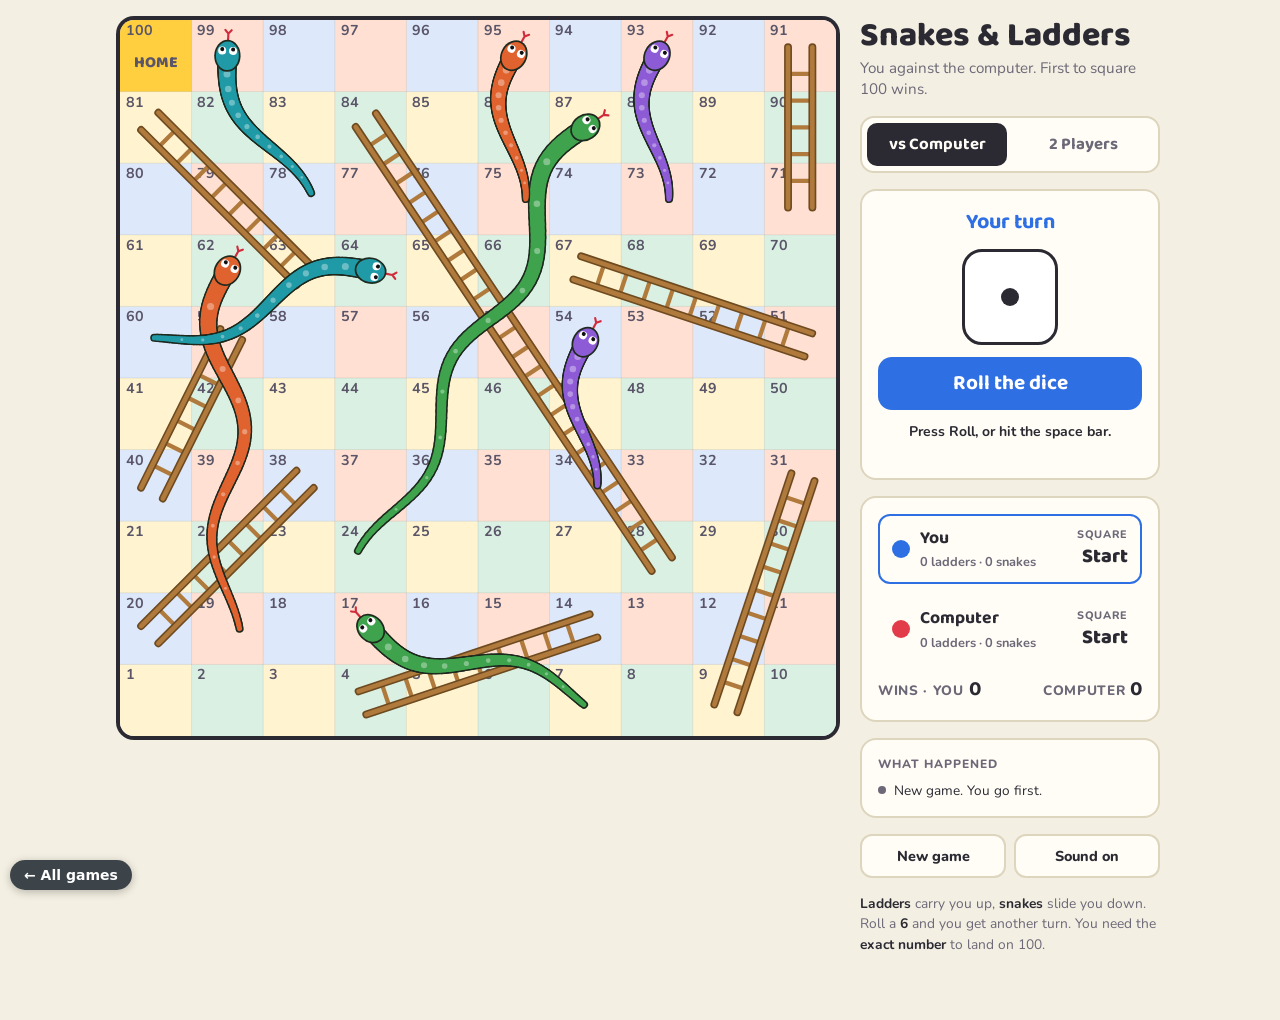
<file: snakes-ladders.html>
<!doctype html>
<html lang="en">
<head>
<meta charset="utf-8">
<script id="gc-update">(function(){var cur="20261020095448";try{fetch("version.json?t="+Date.now(),{cache:"no-store"}).then(function(r){return r.json()}).then(function(j){if(!j||!j.v||j.v===cur)return;var u=new URL(location.href);if(u.searchParams.get("v")===j.v)return;u.searchParams.set("v",j.v);location.replace(u.toString());}).catch(function(){});}catch(e){}})();</script>
<script id="gc-count" data-goatcounter="https://kingsreuben.goatcounter.com/count" async src="https://gc.zgo.at/count.js"></script>
<meta name="viewport" content="width=device-width, initial-scale=1, viewport-fit=cover">
<meta name="theme-color" content="#0f8b8d">
<style>:root{color-scheme:light;padding-top:env(safe-area-inset-top,0px);padding-bottom:env(safe-area-inset-bottom,0px)}body{margin:0;font:14px/1.4 system-ui,-apple-system,"Segoe UI",sans-serif}img{max-width:100%}[hidden]{display:none!important}
.homeLink{position:fixed;left:calc(10px + env(safe-area-inset-left,0px));bottom:calc(10px + env(safe-area-inset-bottom,0px));z-index:50;display:inline-flex;align-items:center;gap:6px;padding:8px 14px;border-radius:999px;background:rgba(20,30,40,.82);color:#fff;font:800 14px/1 system-ui,sans-serif;text-decoration:none;box-shadow:0 2px 8px rgba(0,0,0,.25)}
.homeLink:focus-visible{outline:3px solid #ffc23d;outline-offset:2px}
body{padding-bottom:64px!important}</style>
<title>Snakes &amp; Ladders</title>
<link rel="stylesheet" href="https://fonts.googleapis.com/css2?family=Baloo+2:wght@500;600;700;800&family=Nunito:wght@500;700;800&display=swap">
<style>
/* Layout: square painted board on the left, a turn panel (dice, players, log) on the right; stacks to one column on phones. */
:root{
  --bg:#f3efe2; --panel:#fffdf6; --ink:#2b2a33; --muted:#6c6878; --line:#ddd5bd;
  --c1:#fff4cf; --c2:#d9f0e3; --c3:#ffe0d2; --c4:#dde8fb; --cellInk:#5a5568; --goal:#ffcf3f;
  --lad:#b07a3c; --ladDark:#6e4a20;
  --sn1:#3fa34d; --sn2:#8e5bd6; --sn3:#e0632f; --sn4:#1f9aa6; --snOut:#1f2a1f;
  --p1:#2f6fe4; --p2:#e23b4a; --accent:#2f6fe4; --accentInk:#ffffff;
  --die:#ffffff; --pip:#2b2a33; --good:#2e8f4e; --bad:#c9373f;
  --display:"Baloo 2","Fredoka","Trebuchet MS",system-ui,sans-serif;
  --body:"Nunito",system-ui,-apple-system,"Segoe UI",sans-serif;
}
@media (prefers-color-scheme: dark){:root:not([data-theme="light"]){
  --bg:#17161d; --panel:#211f29; --ink:#f1eef7; --muted:#a8a3b8; --line:#363243;
  --c1:#3a3422; --c2:#21392c; --c3:#3e2a24; --c4:#232f45; --cellInk:#cfc9dc; --goal:#a8821a;
  --lad:#c8924f; --ladDark:#7d5527;
  --sn1:#52c062; --sn2:#a67ae8; --sn3:#f07a45; --sn4:#33b8c4; --snOut:#0b0f0b;
  --p1:#5b93ff; --p2:#ff5c69; --accent:#5b93ff; --accentInk:#0c1222;
  --die:#f4f1ea; --pip:#1d1b24; --good:#5fd18f; --bad:#ff7b84;
  color-scheme:dark;
}}
:root[data-theme="dark"]{
  --bg:#17161d; --panel:#211f29; --ink:#f1eef7; --muted:#a8a3b8; --line:#363243;
  --c1:#3a3422; --c2:#21392c; --c3:#3e2a24; --c4:#232f45; --cellInk:#cfc9dc; --goal:#a8821a;
  --lad:#c8924f; --ladDark:#7d5527;
  --sn1:#52c062; --sn2:#a67ae8; --sn3:#f07a45; --sn4:#33b8c4; --snOut:#0b0f0b;
  --p1:#5b93ff; --p2:#ff5c69; --accent:#5b93ff; --accentInk:#0c1222;
  --die:#f4f1ea; --pip:#1d1b24; --good:#5fd18f; --bad:#ff7b84;
  color-scheme:dark;
}
*{box-sizing:border-box}
body{background:var(--bg);color:var(--ink);font-family:var(--body);padding:20px 16px 36px}
.wrap{max-width:1040px;margin:0 auto;display:grid;grid-template-columns:minmax(0,1fr) 300px;gap:24px;align-items:start}
@media (max-width:820px){.wrap{grid-template-columns:minmax(0,1fr)}}
h1{font-family:var(--display);font-weight:800;font-size:2.1rem;line-height:1;margin:0 0 4px;text-wrap:balance}
.sub{margin:0;color:var(--muted);font-size:.95rem}

.boardWrap{position:relative;width:100%;max-width:100%;aspect-ratio:1/1;border-radius:14px;overflow:hidden;box-shadow:0 0 0 4px var(--ink)}
canvas#board{position:absolute;inset:0;width:100%;height:100%;display:block}
.token{position:absolute;width:5.4%;aspect-ratio:1/1;border-radius:50%;transform:translate(-50%,-50%);border:3px solid #fff;box-shadow:0 3px 6px rgba(0,0,0,.35);transition:left .17s ease-out,top .17s ease-out;z-index:2;display:flex;align-items:center;justify-content:center;font-family:var(--display);font-weight:800;color:#fff;font-size:clamp(.55rem,1.6vw,.95rem)}
.token.slide{transition:left .75s cubic-bezier(.5,0,.3,1),top .75s cubic-bezier(.5,0,.3,1)}
.token.hop{animation:hop .17s ease-out}
@keyframes hop{50%{transform:translate(-50%,-75%)}}
#t0{background:var(--p1)} #t1{background:var(--p2)}

.side{display:flex;flex-direction:column;gap:16px}
.mode{display:grid;grid-template-columns:1fr 1fr;gap:6px;background:var(--panel);border:2px solid var(--line);border-radius:14px;padding:5px}
.mode button{font-family:var(--display);font-weight:700;font-size:1.05rem;border:0;border-radius:10px;padding:8px 4px;background:transparent;color:var(--muted)}
.mode button[aria-pressed="true"]{background:var(--ink);color:var(--panel)}
.card{background:var(--panel);border:2px solid var(--line);border-radius:16px;padding:16px}
.turn{display:flex;flex-direction:column;align-items:center;gap:12px;text-align:center}
.turnLabel{font-family:var(--display);font-size:1.35rem;font-weight:700;margin:0;min-height:1.4em}
.turnLabel.p0{color:var(--p1)} .turnLabel.p1{color:var(--p2)}

.die{width:96px;height:96px;border-radius:20px;background:var(--die);border:3px solid var(--ink);display:grid;grid-template-columns:repeat(3,1fr);grid-template-rows:repeat(3,1fr);padding:14px;gap:4px}
.die i{width:100%;aspect-ratio:1/1;border-radius:50%;background:var(--pip);align-self:center;visibility:hidden}
.die i.on{visibility:visible}
.die.rolling{animation:shake .5s linear}
@keyframes shake{0%{transform:rotate(0)}25%{transform:rotate(-18deg) scale(1.06)}50%{transform:rotate(14deg)}75%{transform:rotate(-8deg) scale(1.04)}100%{transform:rotate(0)}}

button{font-family:var(--body);cursor:pointer}
.roll{font-family:var(--display);font-size:1.3rem;font-weight:700;padding:10px 0;width:100%;border-radius:14px;border:0;background:var(--accent);color:var(--accentInk)}
.roll:disabled{opacity:.45;cursor:default}
.msg{margin:0;font-weight:700;min-height:2.8em;line-height:1.4}
.msg.good{color:var(--good)} .msg.bad{color:var(--bad)}

.players{display:grid;gap:10px}
.pl{display:grid;grid-template-columns:auto 1fr auto;gap:4px 10px;align-items:center;padding:10px 12px;border-radius:12px;border:2px solid transparent}
.pl.active{border-color:currentColor}
.pl#pl0{color:var(--p1)} .pl#pl1{color:var(--p2)}
.dot{width:18px;height:18px;border-radius:50%;background:currentColor;grid-row:span 2}
.pname{font-family:var(--display);font-weight:700;font-size:1.1rem;color:var(--ink)}
.psq{font-family:var(--display);font-weight:800;font-size:1.25rem;color:var(--ink);font-variant-numeric:tabular-nums;grid-row:span 2;text-align:right}
.psq small{display:block;font-family:var(--body);font-size:.68rem;font-weight:800;letter-spacing:.06em;text-transform:uppercase;color:var(--muted)}
.pstat{font-size:.8rem;color:var(--muted);font-weight:700}

.score{display:flex;justify-content:space-between;align-items:center;font-weight:800;font-size:.85rem;color:var(--muted);letter-spacing:.05em;text-transform:uppercase}
.score b{font-family:var(--display);font-size:1.3rem;color:var(--ink);letter-spacing:0;font-variant-numeric:tabular-nums}

.row{display:flex;gap:8px}
.ghost{flex:1;font-weight:800;font-size:.9rem;padding:10px 6px;border-radius:12px;border:2px solid var(--line);background:var(--panel);color:var(--ink)}
.rules{font-size:.86rem;color:var(--muted);line-height:1.5;margin:0}
.rules b{color:var(--ink)}

.log{list-style:none;margin:0;padding:0;display:flex;flex-direction:column;gap:6px;max-height:150px;overflow-y:auto;font-size:.85rem}
.log li{display:flex;gap:8px;align-items:baseline;color:var(--ink)}
.log li::before{content:"";flex:none;width:8px;height:8px;border-radius:50%;background:var(--muted);transform:translateY(-1px)}
.log li.p0::before{background:var(--p1)} .log li.p1::before{background:var(--p2)}
.logTitle{margin:0 0 8px;font-size:.75rem;font-weight:800;letter-spacing:.08em;text-transform:uppercase;color:var(--muted)}

.win{position:absolute;inset:0;z-index:5;display:flex;flex-direction:column;align-items:center;justify-content:center;gap:12px;text-align:center;padding:16px;background:color-mix(in srgb,var(--panel) 86%,transparent)}
.win h2{font-family:var(--display);font-size:clamp(2rem,7vw,3.2rem);margin:0;line-height:1}
.win p{margin:0;font-weight:700}
.win button{font-family:var(--display);font-size:1.25rem;font-weight:700;padding:10px 28px;border-radius:999px;border:0;background:var(--accent);color:var(--accentInk)}
button:focus-visible{outline:3px solid var(--goal);outline-offset:2px}
@media (prefers-reduced-motion: reduce){*{animation:none!important;transition:none!important}}
</style>

</head>
<body>
<a class="homeLink" href="./?v=20261020095448">&larr; All games</a>
<div class="wrap">
  <section>
    <div class="boardWrap" id="boardWrap">
      <canvas id="board" aria-label="Snakes and ladders board, squares 1 to 100"></canvas>
      <div class="token" id="t0" hidden>Y</div>
      <div class="token" id="t1" hidden>C</div>
      <div class="win" id="win" hidden>
        <h2 id="winTitle">You win!</h2>
        <p id="winText">You reached square 100 first.</p>
        <button id="again">Play again</button>
      </div>
    </div>
  </section>

  <aside class="side">
    <div>
      <h1>Snakes &amp; Ladders</h1>
      <p class="sub" id="sub">You against the computer. First to square 100 wins.</p>
    </div>

    <div class="mode" role="group" aria-label="Who is playing">
      <button id="modeCpu" aria-pressed="true">vs Computer</button>
      <button id="modePvp" aria-pressed="false">2 Players</button>
    </div>

    <div class="card turn">
      <p class="turnLabel p0" id="turnLabel">Your turn</p>
      <div class="die" id="die" aria-live="polite" aria-label="Die showing 1">
        <i></i><i></i><i></i><i></i><i></i><i></i><i></i><i></i><i></i>
      </div>
      <button class="roll" id="roll">Roll the dice</button>
      <p class="msg" id="msg">Press Roll, or hit the space bar.</p>
    </div>

    <div class="card players">
      <div class="pl active" id="pl0"><span class="dot"></span><span class="pname" id="pname0">You</span><span class="psq"><small>Square</small><span id="sq0">Start</span></span><span class="pstat" id="st0">0 ladders · 0 snakes</span></div>
      <div class="pl" id="pl1"><span class="dot"></span><span class="pname" id="pname1">Computer</span><span class="psq"><small>Square</small><span id="sq1">Start</span></span><span class="pstat" id="st1">0 ladders · 0 snakes</span></div>
      <div class="score"><span>Wins · <span id="sn0">You</span> <b id="w0">0</b></span><span><span id="sn1">Computer</span> <b id="w1">0</b></span></div>
    </div>

    <div class="card">
      <p class="logTitle">What happened</p>
      <ul class="log" id="log"><li>New game. You go first.</li></ul>
    </div>

    <div class="row">
      <button class="ghost" id="newGame">New game</button>
      <button class="ghost" id="sound" aria-pressed="true">Sound on</button>
    </div>

    <p class="rules"><b>Ladders</b> carry you up, <b>snakes</b> slide you down. Roll a <b>6</b> and you get another turn. You need the <b>exact number</b> to land on 100.</p>
  </aside>
</div>

<script>
(function(){
  const LADDERS={4:14,9:31,20:38,28:84,40:59,51:67,63:81,71:91};
  const SNAKES ={17:7,54:34,62:19,64:60,87:24,93:73,95:75,99:78};
  let mode='cpu', gameId=0;
  try{ if(localStorage.getItem('snl-mode')==='pvp') mode='pvp'; }catch(e){}
  const NAMES=()=> mode==='cpu' ? ["You","Computer"] : ["Player 1","Player 2"];
  const human=i=> i===0 || mode==='pvp';
  const needs=w=> w==='You' ? 'You need' : `${w} needs`;
  const goes=w=> w==='You' ? 'you go' : `${w} goes`;
  const PIPS={1:[4],2:[0,8],3:[0,4,8],4:[0,2,6,8],5:[0,2,4,6,8],6:[0,2,3,5,6,8]};

  const $=id=>document.getElementById(id);
  const canvas=$('board'), ctx=canvas.getContext('2d'), wrap=$('boardWrap');
  let pos=[0,0], turn=0, busy=false, over=false, stats=[{l:0,s:0},{l:0,s:0}], wins=[0,0], soundOn=true;

  const winsKey=()=> mode==='cpu' ? 'snl-wins' : 'snl-wins-2p';
  function loadWins(){ wins=[0,0]; try{ const w=JSON.parse(localStorage.getItem(winsKey())||'null'); if(Array.isArray(w)) wins=w; }catch(e){} }
  loadWins();
  try{ soundOn = localStorage.getItem('snl-sound')!=='off'; }catch(e){}

  /* ---------- geometry ---------- */
  function cellRC(n){ const i=n-1, r=Math.floor(i/10), c=r%2===0? i%10 : 9-i%10; return {r,c}; }
  function cellCenterPct(n){ const {r,c}=cellRC(n); return {x:(c+.5)*10, y:(9-r+.5)*10}; }

  /* ---------- drawing ---------- */
  function tok(name){ return getComputedStyle(document.documentElement).getPropertyValue(name).trim(); }

  function draw(){
    const dpr=window.devicePixelRatio||1, W=wrap.clientWidth;
    canvas.width=Math.round(W*dpr); canvas.height=Math.round(W*dpr);
    ctx.setTransform(dpr,0,0,dpr,0,0);
    const s=W/10;
    const cells=[tok('--c1'),tok('--c2'),tok('--c3'),tok('--c4')];
    ctx.textBaseline='top'; ctx.textAlign='left';
    for(let n=1;n<=100;n++){
      const {r,c}=cellRC(n), x=c*s, y=(9-r)*s;
      ctx.fillStyle = n===100 ? tok('--goal') : cells[(r+c)%2 + (r%2)*2];
      ctx.fillRect(x,y,s,s);
      ctx.fillStyle=tok('--cellInk');
      ctx.font=`700 ${Math.max(9,s*.2)}px Nunito, system-ui, sans-serif`;
      ctx.fillText(String(n), x+s*.08, y+s*.06);
    }
    ctx.strokeStyle='rgba(0,0,0,.08)'; ctx.lineWidth=1;
    for(let k=1;k<10;k++){ ctx.beginPath(); ctx.moveTo(k*s,0); ctx.lineTo(k*s,W); ctx.moveTo(0,k*s); ctx.lineTo(W,k*s); ctx.stroke(); }
    // goal label
    { const {r,c}=cellRC(100); ctx.fillStyle=tok('--cellInk'); ctx.textAlign='center'; ctx.textBaseline='middle';
      ctx.font=`800 ${s*.22}px "Baloo 2", system-ui, sans-serif`; ctx.fillText('HOME', c*s+s/2, (9-r)*s+s*.62); ctx.textAlign='left'; ctx.textBaseline='top'; }
    for(const a in LADDERS) drawLadder(+a, LADDERS[a], s);
    const sc=[tok('--sn1'),tok('--sn2'),tok('--sn3'),tok('--sn4')];
    Object.keys(SNAKES).forEach((h,i)=>drawSnake(+h, SNAKES[h], s, sc[i%4]));
  }
  function pt(n,s){ const {r,c}=cellRC(n); return {x:(c+.5)*s, y:(9-r+.5)*s}; }

  function drawLadder(a,b,s){
    const p=pt(a,s), q=pt(b,s), dx=q.x-p.x, dy=q.y-p.y, L=Math.hypot(dx,dy), ux=dx/L, uy=dy/L, px=-uy, py=ux, w=s*.17;
    const ext=s*.12, x0=p.x-ux*ext, y0=p.y-uy*ext, x1=q.x+ux*ext, y1=q.y+uy*ext;
    ctx.lineCap='round';
    // rungs
    ctx.strokeStyle=tok('--lad'); ctx.lineWidth=Math.max(2,s*.06);
    const n=Math.max(2,Math.round(L/(s*.32)));
    for(let k=1;k<n;k++){ const t=k/n, cx=x0+(x1-x0)*t, cy=y0+(y1-y0)*t; ctx.beginPath(); ctx.moveTo(cx+px*w,cy+py*w); ctx.lineTo(cx-px*w,cy-py*w); ctx.stroke(); }
    // rails
    for(const sgn of [1,-1]){
      ctx.strokeStyle=tok('--ladDark'); ctx.lineWidth=Math.max(4,s*.11);
      ctx.beginPath(); ctx.moveTo(x0+px*w*sgn,y0+py*w*sgn); ctx.lineTo(x1+px*w*sgn,y1+py*w*sgn); ctx.stroke();
      ctx.strokeStyle=tok('--lad'); ctx.lineWidth=Math.max(2,s*.065);
      ctx.beginPath(); ctx.moveTo(x0+px*w*sgn,y0+py*w*sgn); ctx.lineTo(x1+px*w*sgn,y1+py*w*sgn); ctx.stroke();
    }
  }

  function drawSnake(h,t,s,color){
    const H=pt(h,s), T=pt(t,s), dx=T.x-H.x, dy=T.y-H.y, L=Math.hypot(dx,dy), ux=dx/L, uy=dy/L, px=-uy, py=ux;
    const waves=Math.max(1.5, L/(s*1.5)), amp=Math.min(s*.28, L*.12), N=80, P=[];
    for(let i=0;i<=N;i++){ const t2=i/N, o=Math.sin(t2*Math.PI*waves)*amp*(1-t2*.3); P.push({x:H.x+dx*t2+px*o, y:H.y+dy*t2+py*o}); }
    const width=i=>s*(.24-.17*(i/N));
    ctx.lineCap='round'; ctx.lineJoin='round';
    for(let pass=0;pass<2;pass++){
      for(let i=N;i>0;i--){
        ctx.strokeStyle= pass===0 ? tok('--snOut') : color;
        ctx.lineWidth = width(i) + (pass===0? Math.max(2,s*.045) : 0);
        ctx.beginPath(); ctx.moveTo(P[i].x,P[i].y); ctx.lineTo(P[i-1].x,P[i-1].y); ctx.stroke();
      }
    }
    // belly spots
    ctx.fillStyle='rgba(255,255,255,.35)';
    for(let i=8;i<N-4;i+=7){ ctx.beginPath(); ctx.arc(P[i].x,P[i].y,width(i)*.22,0,Math.PI*2); ctx.fill(); }
    // head
    const hx=P[0].x, hy=P[0].y, ang=Math.atan2(P[0].y-P[3].y, P[0].x-P[3].x), hr=s*.2;
    ctx.save(); ctx.translate(hx,hy); ctx.rotate(ang);
    ctx.strokeStyle='#d12b3b'; ctx.lineWidth=Math.max(1.5,s*.03);
    ctx.beginPath(); ctx.moveTo(hr*.9,0); ctx.lineTo(hr*1.55,0); ctx.lineTo(hr*1.8,-hr*.22); ctx.moveTo(hr*1.55,0); ctx.lineTo(hr*1.8,hr*.22); ctx.stroke();
    ctx.fillStyle=tok('--snOut'); ctx.beginPath(); ctx.ellipse(0,0,hr*1.12,hr*.92,0,0,Math.PI*2); ctx.fill();
    ctx.fillStyle=color; ctx.beginPath(); ctx.ellipse(0,0,hr,hr*.8,0,0,Math.PI*2); ctx.fill();
    for(const e of [-1,1]){
      ctx.fillStyle='#fff'; ctx.beginPath(); ctx.arc(hr*.35,e*hr*.38,hr*.28,0,Math.PI*2); ctx.fill();
      ctx.fillStyle='#111'; ctx.beginPath(); ctx.arc(hr*.45,e*hr*.38,hr*.14,0,Math.PI*2); ctx.fill();
    }
    ctx.restore();
  }

  /* ---------- tokens ---------- */
  function placeToken(i){
    const el=$('t'+i);
    if(pos[i]===0){ el.hidden=true; return; }
    el.hidden=false;
    const p=cellCenterPct(pos[i]);
    const shared = pos[0]===pos[1];
    const off = shared ? (i===0?-1.8:1.8) : 0;
    el.style.left=(p.x+off)+'%'; el.style.top=(p.y+(shared?(i===0?-1.2:1.2):0))+'%';
  }
  function placeAll(){ placeToken(0); placeToken(1); }

  /* ---------- sound ---------- */
  let ac=null;
  function beep(f,d,type){
    if(!soundOn) return;
    try{
      ac = ac || new (window.AudioContext||window.webkitAudioContext)();
      const o=ac.createOscillator(), g=ac.createGain(); o.type=type||'sine'; o.frequency.value=f;
      g.gain.setValueAtTime(.12,ac.currentTime); g.gain.exponentialRampToValueAtTime(.001,ac.currentTime+d);
      o.connect(g).connect(ac.destination); o.start(); o.stop(ac.currentTime+d);
    }catch(e){}
  }
  function sweep(f1,f2,d){
    if(!soundOn) return;
    try{
      ac = ac || new (window.AudioContext||window.webkitAudioContext)();
      const o=ac.createOscillator(), g=ac.createGain(); o.type='triangle';
      o.frequency.setValueAtTime(f1,ac.currentTime); o.frequency.exponentialRampToValueAtTime(f2,ac.currentTime+d);
      g.gain.setValueAtTime(.14,ac.currentTime); g.gain.exponentialRampToValueAtTime(.001,ac.currentTime+d);
      o.connect(g).connect(ac.destination); o.start(); o.stop(ac.currentTime+d);
    }catch(e){}
  }

  /* ---------- UI ---------- */
  const sleep=ms=>new Promise(r=>setTimeout(r,ms));
  function showDie(v){ $('die').querySelectorAll('i').forEach((el,k)=>el.classList.toggle('on',PIPS[v].includes(k))); $('die').setAttribute('aria-label','Die showing '+v); }
  function say(t,kind){ const m=$('msg'); m.textContent=t; m.className='msg'+(kind?' '+kind:''); }
  function log(t,i){ const li=document.createElement('li'); li.textContent=t; if(i!==undefined) li.className='p'+i; const l=$('log'); l.prepend(li); while(l.children.length>30) l.lastChild.remove(); }
  function updatePanel(){
    for(const i of [0,1]){
      $('sq'+i).textContent = pos[i]===0 ? 'Start' : pos[i];
      $('st'+i).textContent = `${stats[i].l} ladder${stats[i].l===1?'':'s'} · ${stats[i].s} snake${stats[i].s===1?'':'s'}`;
      $('pl'+i).classList.toggle('active', turn===i && !over);
      $('w'+i).textContent=wins[i];
    }
    const N=NAMES();
    for(const i of [0,1]){ $('pname'+i).textContent=N[i]; $('sn'+i).textContent=N[i]; }
    $('t0').textContent = mode==='cpu' ? 'Y' : '1';
    $('t1').textContent = mode==='cpu' ? 'C' : '2';
    $('sub').textContent = mode==='cpu' ? 'You against the computer. First to square 100 wins.' : 'Two players take turns on this computer. First to square 100 wins.';
    $('modeCpu').setAttribute('aria-pressed',String(mode==='cpu'));
    $('modePvp').setAttribute('aria-pressed',String(mode==='pvp'));
    const tl=$('turnLabel');
    tl.textContent = over ? 'Game over' : (N[turn]==='You' ? 'Your turn' : `${N[turn]}'s turn`);
    tl.className='turnLabel p'+turn;
    $('roll').disabled = busy || over || !human(turn);
    $('roll').textContent = mode==='pvp' && !over ? `Roll for ${N[turn]}` : 'Roll the dice';
  }

  async function rollDie(){
    const d=$('die'); d.classList.remove('rolling'); void d.offsetWidth; d.classList.add('rolling');
    for(let k=0;k<7;k++){ showDie(1+Math.floor(Math.random()*6)); beep(300+Math.random()*300,.04,'square'); await sleep(65); }
    const v=fairOrNudged(); showDie(v); return v;
  }
  /* Kid-friendly balance (vs Computer only): on 20% of the computer's turns it secretly rolls twice
     and keeps the roll that leaves it further back. Simulated over 200,000 games, this gives the
     human about a 65% win rate and the computer about 35%. 2-player games stay completely fair. */
  const CPU_NUDGE=0.20;
  function landing(p,v){ const t=p+v; if(t>100) return p; return LADDERS[t]||SNAKES[t]||t; }
  function fairOrNudged(){
    const a=1+Math.floor(Math.random()*6);
    if(human(turn) || Math.random()>=CPU_NUDGE) return a;
    const b=1+Math.floor(Math.random()*6);
    return landing(pos[turn],a)<=landing(pos[turn],b) ? a : b;
  }

  async function takeTurn(){
    if(busy||over) return;
    busy=true; updatePanel();
    const i=turn, who=NAMES()[i], v=await rollDie();
    const target=pos[i]+v;
    if(target>100){
      const need=100-pos[i];
      say(`${who} rolled ${v}. ${needs(who)} exactly ${need} to reach 100.`);
      log(`${who} rolled ${v}, needed ${need}. Stayed on ${pos[i]}.`, i);
    } else {
      say(`${who} rolled ${v}.`);
      const el=$('t'+i);
      for(let k=0;k<v;k++){
        pos[i]++; placeAll(); el.classList.remove('hop'); void el.offsetWidth; el.classList.add('hop');
        beep(520+pos[i]*4,.07); await sleep(190);
      }
      let line=`${who} rolled ${v} and moved to ${pos[i]}.`;
      if(LADDERS[pos[i]]){
        const from=pos[i]; await sleep(150);
        pos[i]=LADDERS[from]; stats[i].l++;
        el.classList.add('slide'); placeAll(); sweep(300,900,.7); await sleep(800); el.classList.remove('slide');
        say(`A ladder! ${who} climbed from ${from} up to ${pos[i]}.`,'good');
        line=`${who} rolled ${v}, climbed a ladder ${from} → ${pos[i]}.`;
      } else if(SNAKES[pos[i]]){
        const from=pos[i]; await sleep(150);
        pos[i]=SNAKES[from]; stats[i].s++;
        el.classList.add('slide'); placeAll(); sweep(800,180,.75); await sleep(800); el.classList.remove('slide');
        say(`Oh no, a snake! ${who} slid from ${from} down to ${pos[i]}.`,'bad');
        line=`${who} rolled ${v}, bitten by a snake ${from} → ${pos[i]}.`;
      }
      log(line,i);
    }
    if(pos[i]===100){ busy=false; return finish(i); }
    if(v===6){ say($('msg').textContent+` Rolled a 6, so ${goes(who)} again!`, $('msg').classList.contains('bad')?'bad':'good'); }
    else turn=1-turn;
    busy=false; updatePanel();
    if(!human(turn)){ const g=gameId; await sleep(1000); if(g===gameId && !human(turn) && !over) takeTurn(); }
  }

  function finish(i){
    over=true; wins[i]++;
    try{ localStorage.setItem(winsKey(),JSON.stringify(wins)); }catch(e){}
    updatePanel();
    const who=NAMES()[i], happy = mode==='pvp' || i===0;
    $('winTitle').textContent = who==='You' ? 'You win!' : `${who} wins!`;
    $('winTitle').style.color = i===0 ? 'var(--p1)' : 'var(--p2)';
    $('winText').textContent = mode==='pvp' ? `${who} reached square 100 first. Great game, both of you!` : (i===0 ? 'You reached square 100 first. Brilliant!' : 'So close! Have another go.');
    say(who==='You' ? 'You reached 100 and won the game!' : `${who} reached 100 first.`, happy?'good':'bad');
    log(`${who} reached 100 and won.`, i);
    $('win').hidden=false;
    if(happy){ [523,659,784,1047].forEach((f,k)=>setTimeout(()=>beep(f,.25,'triangle'),k*150)); }
    else { [392,330,262].forEach((f,k)=>setTimeout(()=>beep(f,.3,'triangle'),k*180)); }
    $('again').focus();
  }

  function newGame(){
    if(busy) return;
    gameId++;
    pos=[0,0]; turn=0; over=false; stats=[{l:0,s:0},{l:0,s:0}];
    $('win').hidden=true; $('log').innerHTML=''; log(mode==='cpu' ? 'New game. You go first.' : 'New game. Player 1 goes first.');
    showDie(1); say('Press Roll, or hit the space bar.'); placeAll(); updatePanel();
  }

  $('roll').onclick=takeTurn;
  $('newGame').onclick=newGame;
  $('again').onclick=newGame;
  const sb=$('sound');
  function syncSound(){ sb.textContent = soundOn?'Sound on':'Sound off'; sb.setAttribute('aria-pressed',String(soundOn)); }
  sb.onclick=()=>{ soundOn=!soundOn; syncSound(); try{localStorage.setItem('snl-sound',soundOn?'on':'off');}catch(e){} };
  syncSound();
  document.addEventListener('keydown',e=>{
    if((e.code==='Space'||e.key==='Enter') && document.activeElement.tagName!=='BUTTON'){
      e.preventDefault(); if(!over && human(turn)) takeTurn(); else if(over) newGame();
    }
  });
  function setMode(m){
    if(busy || m===mode) return;
    mode=m; try{ localStorage.setItem('snl-mode',m); }catch(e){}
    loadWins(); newGame();
  }
  $('modeCpu').onclick=()=>setMode('cpu');
  $('modePvp').onclick=()=>setMode('pvp');

  new ResizeObserver(draw).observe(wrap);
  window.matchMedia('(prefers-color-scheme: dark)').addEventListener('change',draw);
  new MutationObserver(draw).observe(document.documentElement,{attributes:true,attributeFilter:['data-theme']});
  if(document.fonts && document.fonts.ready) document.fonts.ready.then(draw);

  showDie(1); placeAll(); updatePanel(); draw();
})();
</script>

</body>
</html>
</file>
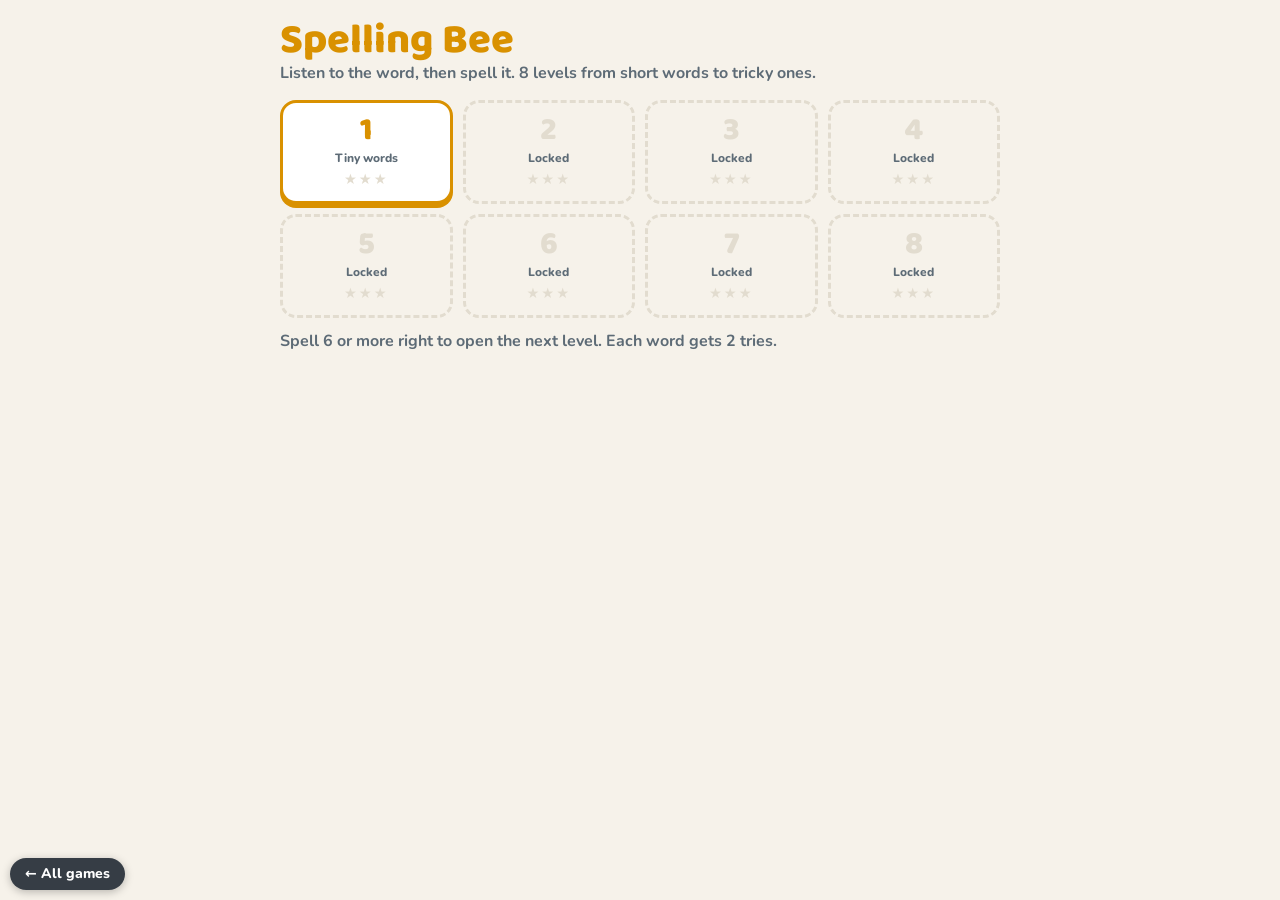
<file: spelling-bee.html>
<!doctype html>
<html lang="en">
<head>
<meta charset="utf-8">
<script id="gc-update">(function(){var cur="20261020095448";try{fetch("version.json?t="+Date.now(),{cache:"no-store"}).then(function(r){return r.json()}).then(function(j){if(!j||!j.v||j.v===cur)return;var u=new URL(location.href);if(u.searchParams.get("v")===j.v)return;u.searchParams.set("v",j.v);location.replace(u.toString());}).catch(function(){});}catch(e){}})();</script>
<script id="gc-count" data-goatcounter="https://kingsreuben.goatcounter.com/count" async src="https://gc.zgo.at/count.js"></script>
<meta name="viewport" content="width=device-width, initial-scale=1, viewport-fit=cover">
<title>Spelling Bee</title>
<link rel="stylesheet" href="https://fonts.googleapis.com/css2?family=Baloo+2:wght@600;700;800&family=Nunito:wght@600;700;800;900&display=swap">
<link rel="stylesheet" href="common.css?v=20261020095448">
<style>
:root{--accent:#d99100;--accentInk:#2b1d00}
@media (prefers-color-scheme: dark){:root{--accent:#ffc23d;--accentInk:#2b1d00}}
.levels{display:grid;grid-template-columns:repeat(4,minmax(0,1fr));gap:10px}
.lvl{background:var(--card);border:3px solid var(--line);border-radius:16px;padding:12px 6px;display:flex;flex-direction:column;align-items:center;gap:3px}
.lvl .n{font-family:var(--display);font-weight:800;font-size:2rem;line-height:1;color:var(--accent)}
.lvl .t{font-size:.75rem;font-weight:800;color:var(--muted);text-align:center}
.lvl .st{font-size:.9rem;letter-spacing:2px;color:var(--sun)}
.lvl.locked{border-style:dashed;background:transparent;cursor:not-allowed}
.lvl.locked .n{color:var(--line)}
.lvl.next{border-color:var(--accent);box-shadow:0 4px 0 var(--accent)}
.play{background:var(--card);border:3px solid var(--line);border-radius:22px;padding:18px;display:flex;flex-direction:column;gap:14px;align-items:center;text-align:center}
.dots{display:flex;gap:6px;width:100%}
.dots i{flex:1;height:10px;border-radius:5px;background:var(--soft)}
.dots i.good{background:var(--good)} .dots i.bad{background:var(--bad)} .dots i.now{background:var(--accent)}
.hear{display:flex;gap:10px;flex-wrap:wrap;justify-content:center}
.clue{margin:0;font-weight:800;font-size:1.1rem}
.sentence{margin:0;font-weight:700;color:var(--muted);font-size:1.05rem;max-width:44ch}
.slots{display:flex;gap:6px;flex-wrap:wrap;justify-content:center;min-height:56px}
.slot{width:42px;height:52px;border-radius:10px;border:3px solid var(--line);display:flex;align-items:center;justify-content:center;font-family:var(--display);font-weight:800;font-size:1.7rem;text-transform:uppercase;background:var(--bg)}
.slot.cur{border-color:var(--accent)}
.slot.ok{border-color:var(--good);background:var(--goodBg);color:var(--good)}
.slot.no{border-color:var(--bad);background:var(--badBg);color:var(--bad)}
@media (max-width:440px){.slot{width:30px;height:42px;font-size:1.3rem;border-width:2px}}
.kb{display:flex;flex-direction:column;gap:6px;width:100%;max-width:520px}
.kb div{display:flex;gap:5px;justify-content:center}
.kb button{flex:1;max-width:46px;font-family:var(--display);font-weight:800;font-size:1.2rem;padding:10px 0;border-radius:10px;border:2px solid var(--line);background:var(--card);text-transform:uppercase}
.kb button.wide{max-width:96px;flex:2;font-size:.95rem}
.kb button:active{transform:scale(.94)}
.feedback{margin:0;font-family:var(--display);font-size:1.25rem;font-weight:700;min-height:1.5em}
.feedback.good{color:var(--good)} .feedback.bad{color:var(--bad)}
</style>
</head>
<body>
<a class="homeLink" href="./?v=20261020095448">&larr; All games</a>
<div class="page">
  <div class="top"><div><h1>Spelling Bee</h1><p class="sub">Listen to the word, then spell it. 8 levels from short words to tricky ones.</p></div></div>

  <section id="map">
    <div class="levels" id="levels"></div>
    <p class="sub" style="margin-top:12px">Spell 6 or more right to open the next level. Each word gets 2 tries.</p>
  </section>

  <section class="play" id="play" hidden>
    <div style="display:flex;justify-content:space-between;width:100%;align-items:center;gap:8px">
      <button class="btn ghost" id="back">&larr; Levels</button>
      <b id="lvlTag" style="font-family:var(--display);font-size:1.2rem;color:var(--accent)">Level 1</b>
    </div>
    <div class="dots" id="dots"></div>
    <div class="hear">
      <button class="btn" id="say">Hear the word</button>
      <button class="btn ghost" id="slow">Say it slowly</button>
    </div>
    <p class="clue" id="clue"></p>
    <p class="sentence" id="sentence"></p>
    <div class="slots" id="slots" aria-live="polite"></div>
    <p class="feedback" id="fb"></p>
    <div class="kb" id="kb"></div>
  </section>

  <section class="result" id="result" hidden>
    <h2 id="rTitle">Level complete!</h2>
    <div class="big" id="rScore">8 out of 10</div>
    <p id="rText"></p>
    <div style="display:flex;gap:10px;flex-wrap:wrap;justify-content:center">
      <button class="btn" id="rNext">Next level</button>
      <button class="btn ghost" id="rRetry">Try again</button>
      <button class="btn ghost" id="rMap">All levels</button>
    </div>
  </section>
</div>
<script src="common.js?v=20261020095448"></script>
<script>
(function(){
const {$, sound, speak, canSpeak, confetti, store, shuffle} = GC;
/* [word, clue, sentence] */
const LEVELS=[
 {name:'Tiny words',w:[['cat','A pet that says meow.','The cat sat on the mat.'],['dog','A pet that barks.','My dog loves to run.'],['sun','It shines in the day sky.','The sun is very hot today.'],['hat','You wear it on your head.','He wore a red hat.'],['bed','You sleep in it.','I go to bed at nine.'],['cup','You drink tea from it.','Pour milk into the cup.'],['red','The colour of a tomato.','The apple is red.'],['pen','You write with it.','Please lend me a pen.'],['bus','A big vehicle that carries many people.','We go to school by bus.'],['map','It shows you where places are.','Look at the map to find the way.']]},
 {name:'Four letters',w:[['fish','It swims in water.','The fish swam in the pond.'],['frog','A green animal that hops.','The frog jumped into the lake.'],['milk','A white drink from cows.','I drink milk every morning.'],['cake','A sweet treat for birthdays.','Mum baked a chocolate cake.'],['tree','It has a trunk and leaves.','A bird sat in the tree.'],['star','It twinkles in the night sky.','I saw a bright star.'],['ship','A very big boat.','The ship sailed across the sea.'],['ball','You kick or throw it.','Throw the ball to me.'],['book','You read it.','This book has nice pictures.'],['rain','Water falling from clouds.','Take an umbrella, it may rain.']]},
 {name:'Five letters',w:[['apple','A red or green fruit.','An apple a day is good for you.'],['house','A building where a family lives.','Our house has a blue door.'],['water','You drink it when you are thirsty.','Please drink some water.'],['chair','You sit on it.','Pull up a chair and sit down.'],['plant','It grows in soil.','Water the plant every day.'],['horse','An animal you can ride.','The horse ran across the field.'],['bread','You make sandwiches with it.','We had bread and butter.'],['smile','What your face does when you are happy.','She has a lovely smile.'],['green','The colour of grass.','The leaves are green.'],['train','It runs on tracks.','The train left the station.']]},
 {name:'Six letters',w:[['school','The place where you learn.','I walk to school with my friend.'],['friend','Someone you like to play with.','Ravi is my best friend.'],['garden','A place with flowers and plants.','We planted roses in the garden.'],['yellow','The colour of a banana.','The sunflower is yellow.'],['flower','A rose is one of these.','She picked a flower for her mum.'],['mother','Another word for mum.','My mother reads me stories.'],['window','You look out through it.','Open the window to let air in.'],['orange','A fruit and also a colour.','I peeled an orange.'],['pencil','You draw with it.','Sharpen your pencil before the test.'],['rabbit','An animal with long ears.','The rabbit ate a carrot.']]},
 {name:'Getting longer',w:[['because','A word that gives a reason.','I wore a coat because it was cold.'],['morning','The early part of the day.','I brush my teeth every morning.'],['kitchen','The room where food is cooked.','Dad is cooking in the kitchen.'],['holiday','Days off from school.','We went to Goa for the holiday.'],['picture','A drawing or a photo.','She drew a picture of a cat.'],['animal','A lion is one of these.','The elephant is a huge animal.'],['chicken','A bird that lays eggs.','The chicken laid an egg.'],['number','Seven is one of these.','Pick a number from one to ten.'],['teacher','The person who helps you learn.','Our teacher told us a story.'],['weather','Sunny, rainy or windy.','The weather is nice today.']]},
 {name:'Big words',w:[['elephant','A huge animal with a trunk.','The elephant sprayed water with its trunk.'],['beautiful','Very pretty.','What a beautiful sunset!'],['birthday','The day you were born, every year.','Happy birthday to you!'],['butterfly','An insect with colourful wings.','A butterfly landed on the flower.'],['together','With each other.','Let us play together.'],['children','More than one child.','The children played in the park.'],['favourite','The one you like best.','Blue is my favourite colour.'],['different','Not the same.','The twins wore different shirts.'],['tomorrow','The day after today.','We have a test tomorrow.'],['remember','To keep something in your mind.','Remember to bring your bag.']]},
 {name:'Tricky ones',w:[['library','A place full of books to borrow.','We borrowed books from the library.'],['february','The second month of the year.','My birthday is in February.'],['wednesday','The day after Tuesday.','We have music on Wednesday.'],['science','The subject where you do experiments.','We grew beans in science class.'],['island','Land with water all around it.','They sailed to a small island.'],['knife','You cut food with it.','Use a knife to cut the bread.'],['answer','What you give to a question.','Do you know the answer?'],['believe','To think something is true.','I believe you can do it.'],['autumn','The season when leaves fall.','Leaves turn brown in autumn.'],['guitar','A musical instrument with strings.','He plays the guitar.']]},
 {name:'Champion',w:[['difficult','Hard to do.','This puzzle is difficult.'],['necessary','Needed.','Water is necessary for life.'],['restaurant','A place where you buy a meal.','We ate dinner at a restaurant.'],['vegetable','A carrot is one of these.','Eat your vegetable curry.'],['dinosaur','A giant animal from long ago.','The dinosaur had sharp teeth.'],['adventure','An exciting journey.','We went on an adventure in the forest.'],['delicious','Very tasty.','The mango was delicious.'],['important','It matters a lot.','Sleep is important for growing.'],['beginning','The start.','Read from the beginning.'],['environment','The world around us, like air, water and trees.','Let us keep our environment clean.']]}
];
let best=store.get('sb-best',[]); if(!Array.isArray(best)) best=[];
const starsFor=s=>s>=10?3:s>=8?2:s>=6?1:0;
const open=i=>i===0||(best[i-1]??-1)>=6;
let L=0, words=[], wi=0, typed='', tries=0, score=0, res=[], busy=false;

function show(id){ for(const s of ['map','play','result']) $(s).hidden=s!==id; window.scrollTo(0,0); }
function renderMap(){
  const box=$('levels'); box.innerHTML='';
  const nxt=LEVELS.findIndex((_,i)=>open(i)&&(best[i]??-1)<6);
  LEVELS.forEach((lv,i)=>{
    const b=document.createElement('button'); b.className='lvl'+(open(i)?'':' locked')+(i===nxt?' next':'');
    const st=starsFor(best[i]??-1);
    b.innerHTML=`<span class="n">${i+1}</span><span class="t"></span><span class="st">${'★'.repeat(st)}<span style="color:var(--line)">${'★'.repeat(3-st)}</span></span>`;
    b.querySelector('.t').textContent=open(i)?lv.name:'Locked';
    b.onclick=()=>{ if(open(i)) startLevel(i); };
    box.appendChild(b);
  });
}
function startLevel(i){ L=i; words=shuffle(LEVELS[i].w); wi=0; score=0; res=[]; $('lvlTag').textContent=`Level ${i+1} · ${LEVELS[i].name}`; show('play'); loadWord(); }
function loadWord(){
  typed=''; tries=0; busy=false;
  const [w,clue,sen]=words[wi];
  $('clue').textContent=clue;
  $('sentence').textContent=sen.replace(new RegExp(w,'i'),'_'.repeat(Math.min(w.length,8)));
  $('fb').textContent=''; $('fb').className='feedback';
  dots(); slots(); setTimeout(()=>say(false),300);
}
function say(slow){ const [w,,sen]=words[wi]; if(!speak(slow? w.split('').join(' ... ')+'. '+w : `${w}. ${sen} ${w}.`, slow?.6:.85) && !canSpeak){ $('fb').textContent='Ask a grown-up to read the word, or use the clue.'; } }
function dots(){ $('dots').innerHTML=words.map((_,k)=>`<i class="${k<res.length?(res[k]?'good':'bad'):(k===wi?'now':'')}"></i>`).join(''); }
function slots(marks){
  const w=words[wi][0], box=$('slots'); box.innerHTML='';
  for(let k=0;k<w.length;k++){ const s=document.createElement('div'); s.className='slot'+(k===typed.length&&!marks?' cur':'')+(marks?(marks[k]?' ok':' no'):''); s.textContent=typed[k]||''; box.appendChild(s); }
}
function press(k){
  if(busy) return; const w=words[wi][0];
  if(k==='del'){ typed=typed.slice(0,-1); slots(); return; }
  if(k==='ok'){ check(); return; }
  if(typed.length>=w.length) return;
  typed+=k; sound.tap(); slots();
  if(typed.length===w.length) setTimeout(check,250);
}
function check(){
  const w=words[wi][0]; if(typed.length<w.length||busy) return;
  const marks=[...w].map((c,k)=>typed[k]===c);
  if(typed===w){ busy=true; score++; res.push(true); slots(marks); sound.good(); $('fb').textContent=tries? 'Yes, got it on the second try!':'Perfect spelling!'; $('fb').className='feedback good'; setTimeout(nextWord,1200); return; }
  tries++; sound.bad(); slots(marks);
  if(tries<2){ busy=true; $('fb').textContent='Almost! The green letters are right. Try again.'; $('fb').className='feedback bad'; setTimeout(()=>{ typed=[...typed].map((c,k)=>marks[k]?c:'').join('').slice(0, marks.indexOf(false)); busy=false; slots(); },1300); }
  else { busy=true; res.push(false); $('fb').textContent=`It is spelled ${w.toUpperCase()}.`; $('fb').className='feedback bad'; speak(w.split('').join(', ')); setTimeout(nextWord,2400); }
}
function nextWord(){ wi++; if(wi<words.length) loadWord(); else finish(); }
function finish(){
  if(score>(best[L]??-1)){ best[L]=score; store.set('sb-best',best); }
  const pass=score>=6;
  $('rTitle').textContent=score===10?'Perfect speller!':pass?'Level complete!':'Nice try!';
  $('rScore').textContent=`${score} out of 10`;
  $('rText').textContent='★'.repeat(starsFor(score))+(pass?(L<LEVELS.length-1?`  Level ${L+2} is open!`:'  You finished every level!'):'  Get 6 right to open the next level.');
  $('rNext').hidden=!(pass&&L<LEVELS.length-1);
  show('result'); if(pass){ sound.win(); confetti(); } else sound.lose();
}
function buildKb(){
  const rows=['qwertyuiop','asdfghjkl','zxcvbnm'];
  $('kb').innerHTML='';
  rows.forEach((r,ri)=>{ const d=document.createElement('div');
    if(ri===2){ const b=document.createElement('button'); b.className='wide'; b.textContent='⌫'; b.setAttribute('aria-label','Delete'); b.onclick=()=>press('del'); d.appendChild(b); }
    [...r].forEach(c=>{ const b=document.createElement('button'); b.textContent=c; b.onclick=()=>press(c); d.appendChild(b); });
    if(ri===2){ const b=document.createElement('button'); b.className='wide'; b.textContent='Check'; b.onclick=()=>press('ok'); d.appendChild(b); }
    $('kb').appendChild(d); });
}
document.addEventListener('keydown',e=>{ if($('play').hidden) return; if(/^[a-z]$/i.test(e.key)) press(e.key.toLowerCase()); else if(e.key==='Backspace') press('del'); else if(e.key==='Enter') press('ok'); });
$('say').onclick=()=>say(false); $('slow').onclick=()=>say(true);
$('back').onclick=()=>{ try{speechSynthesis.cancel();}catch(e){} renderMap(); show('map'); };
$('rNext').onclick=()=>startLevel(L+1); $('rRetry').onclick=()=>startLevel(L); $('rMap').onclick=()=>{ renderMap(); show('map'); };
if(!canSpeak){ $('say').hidden=true; $('slow').hidden=true; }
buildKb(); renderMap();
})();
</script>
</body>
</html>
</file>
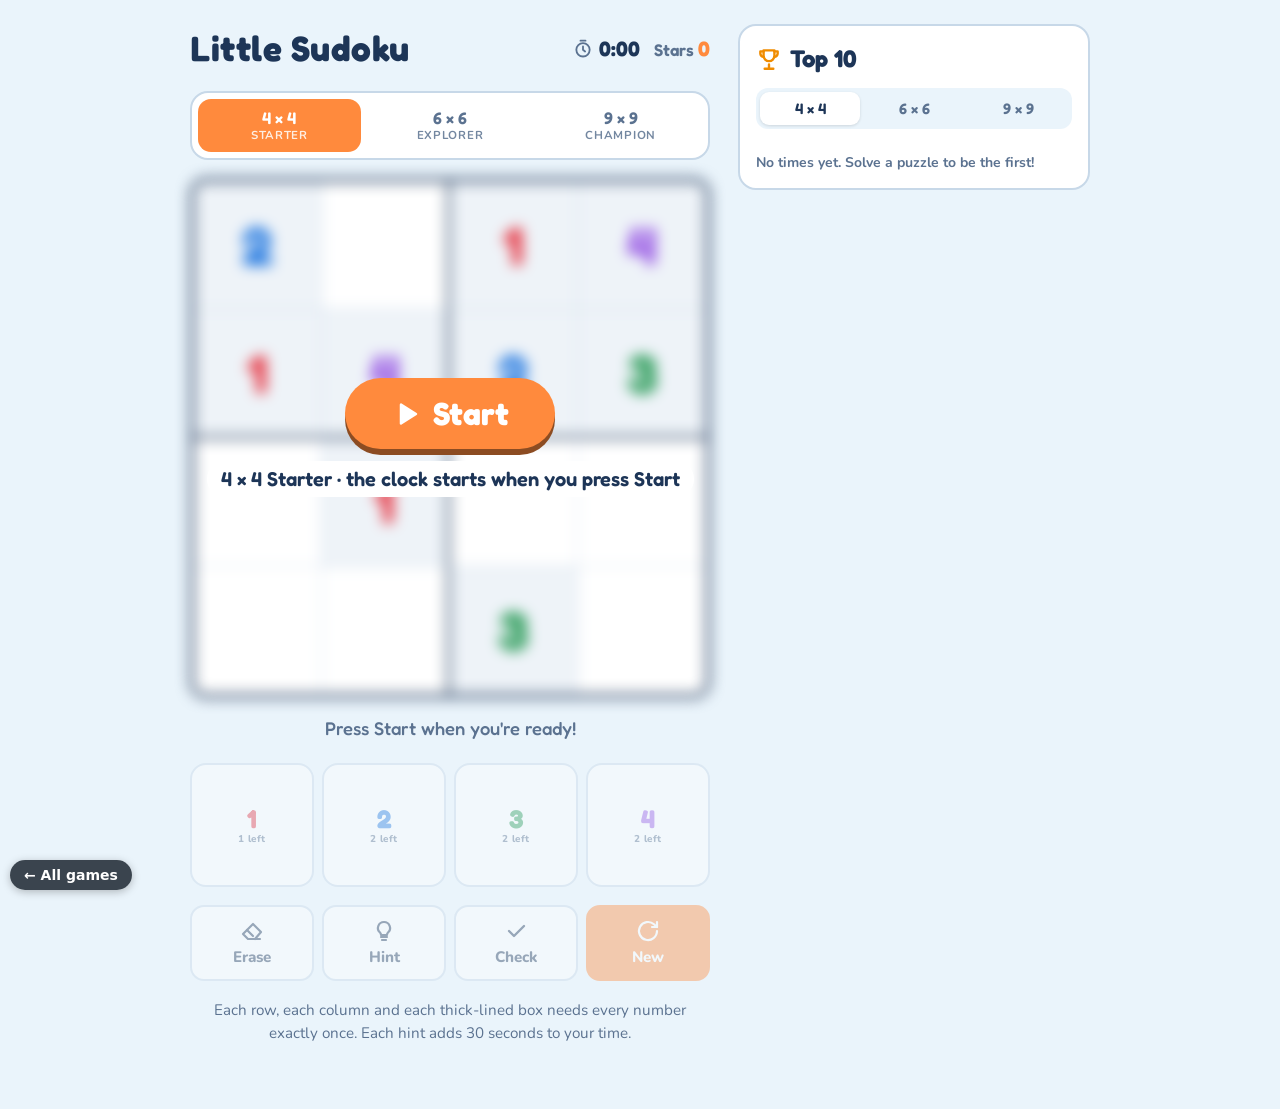
<file: sudoku.html>
<!doctype html>
<html lang="en">
<head>
<meta charset="utf-8">
<script id="gc-update">(function(){var cur="20261020095448";try{fetch("version.json?t="+Date.now(),{cache:"no-store"}).then(function(r){return r.json()}).then(function(j){if(!j||!j.v||j.v===cur)return;var u=new URL(location.href);if(u.searchParams.get("v")===j.v)return;u.searchParams.set("v",j.v);location.replace(u.toString());}).catch(function(){});}catch(e){}})();</script>
<script id="gc-count" data-goatcounter="https://kingsreuben.goatcounter.com/count" async src="https://gc.zgo.at/count.js"></script>
<meta name="viewport" content="width=device-width, initial-scale=1, viewport-fit=cover">
<meta name="theme-color" content="#0f8b8d">
<style>:root{color-scheme:light;padding-top:env(safe-area-inset-top,0px);padding-bottom:env(safe-area-inset-bottom,0px)}body{margin:0;font:14px/1.4 system-ui,-apple-system,"Segoe UI",sans-serif}img{max-width:100%}[hidden]{display:none!important}
.homeLink{position:fixed;left:calc(10px + env(safe-area-inset-left,0px));bottom:calc(10px + env(safe-area-inset-bottom,0px));z-index:50;display:inline-flex;align-items:center;gap:6px;padding:8px 14px;border-radius:999px;background:rgba(20,30,40,.82);color:#fff;font:800 14px/1 system-ui,sans-serif;text-decoration:none;box-shadow:0 2px 8px rgba(0,0,0,.25)}
.homeLink:focus-visible{outline:3px solid #ffc23d;outline-offset:2px}
body{padding-bottom:64px!important}</style>
<title>Little Sudoku</title>
<link rel="stylesheet" href="https://fonts.googleapis.com/css2?family=Fredoka:wght@400;500;600;700&family=Nunito:wght@500;700;800&display=swap">
<style>
/* Layout: one centered play column — header, size picker, board, number pad, actions. Big tap targets, each number has its own colour. */
:root{
  --bg:#eaf4fb; --paper:#ffffff; --ink:#1d3557; --muted:#5b7290; --line:#c7d8e8; --box:#1d3557;
  --given:#eef3f8; --sel:#ffe9a8; --peer:#f4f8fc; --same:#fff4cc; --bad:#ffd6d6; --badInk:#c62828;
  --accent:#ff8a3d; --accentInk:#ffffff; --ok:#2e9d5b;
  --n1:#e63946; --n2:#2a7de1; --n3:#2e9d5b; --n4:#9b5de5; --n5:#f08c00; --n6:#d6338a; --n7:#0f9fa8; --n8:#7a5c2e; --n9:#5c6bc0;
  --display:"Fredoka","Baloo 2","Comic Sans MS",system-ui,sans-serif;
  --body:"Nunito",system-ui,-apple-system,"Segoe UI",sans-serif;
}
@media (prefers-color-scheme: dark){:root:not([data-theme="light"]){
  --bg:#12202f; --paper:#1a2b3d; --ink:#eaf2fa; --muted:#9fb3c8; --line:#2f4660; --box:#bcd3ea;
  --given:#223650; --sel:#5a4a14; --peer:#1f3248; --same:#47401c; --bad:#5a2326; --badInk:#ff9a9a;
  --accent:#ff9a52; --accentInk:#1a1206; --ok:#5fd18f;
  --n1:#ff6b74; --n2:#6aa8ff; --n3:#5fd18f; --n4:#c49bff; --n5:#ffb347; --n6:#ff7ab8; --n7:#4fd6dd; --n8:#d4b07a; --n9:#9aa6ff;
  color-scheme:dark;
}}
:root[data-theme="dark"]{
  --bg:#12202f; --paper:#1a2b3d; --ink:#eaf2fa; --muted:#9fb3c8; --line:#2f4660; --box:#bcd3ea;
  --given:#223650; --sel:#5a4a14; --peer:#1f3248; --same:#47401c; --bad:#5a2326; --badInk:#ff9a9a;
  --accent:#ff9a52; --accentInk:#1a1206; --ok:#5fd18f;
  --n1:#ff6b74; --n2:#6aa8ff; --n3:#5fd18f; --n4:#c49bff; --n5:#ffb347; --n6:#ff7ab8; --n7:#4fd6dd; --n8:#d4b07a; --n9:#9aa6ff;
  color-scheme:dark;
}
*{box-sizing:border-box}
body{background:var(--bg);color:var(--ink);font-family:var(--body);padding:24px 16px 40px}
main{max-width:520px;margin:0 auto;display:flex;flex-direction:column;gap:18px;align-items:stretch}
header{display:flex;align-items:center;justify-content:space-between;gap:12px;flex-wrap:wrap}
h1{font-family:var(--display);font-weight:700;font-size:2.2rem;margin:0;letter-spacing:.5px;text-wrap:balance}
h1 span{display:inline-block}
.stars{font-family:var(--display);font-size:1.05rem;color:var(--muted);font-weight:600}
.stars b{color:var(--accent);font-size:1.3rem}

.sizes{display:grid;grid-template-columns:repeat(3,1fr);gap:8px;background:var(--paper);padding:6px;border-radius:18px;border:2px solid var(--line)}
.sizes button{font-family:var(--display);font-size:1.05rem;font-weight:600;border:0;background:transparent;color:var(--muted);padding:10px 4px;border-radius:13px;cursor:pointer;line-height:1.15}
.sizes button small{display:block;font-family:var(--body);font-size:.72rem;font-weight:700;letter-spacing:.06em;text-transform:uppercase;opacity:.85}
.sizes button[aria-pressed="true"]{background:var(--accent);color:var(--accentInk)}

.boardWrap{position:relative}
.board{display:grid;width:100%;aspect-ratio:1/1;max-width:100%;background:var(--paper);border:4px solid var(--box);border-radius:16px;overflow:hidden;user-select:none;-webkit-user-select:none}
.cell{display:flex;align-items:center;justify-content:center;font-family:var(--display);font-weight:600;border:0;border-right:1px solid var(--line);border-bottom:1px solid var(--line);background:var(--paper);cursor:pointer;padding:0;color:var(--ink);transition:background-color .12s}
.cell.bR{border-right:3px solid var(--box)}
.cell.bB{border-bottom:3px solid var(--box)}
.cell.lastC{border-right:0}.cell.lastR{border-bottom:0}
.cell.given{background:var(--given);cursor:default}
.cell.peer{background:var(--peer)}
.cell.same{background:var(--same)}
.cell.sel{background:var(--sel)}
.cell.bad{background:var(--bad)}
.cell.bad .v{color:var(--badInk)!important;text-decoration:underline wavy}
.cell .v{line-height:1}
.cell.given .v{font-weight:700}
.cell:not(.given) .v{animation:pop .22s ease-out}
.cell.hinted .v{animation:glow .7s ease-out}
.cell:focus-visible{outline:3px solid var(--accent);outline-offset:-3px;z-index:1}
@keyframes pop{from{transform:scale(.4);opacity:.2}to{transform:scale(1);opacity:1}}
@keyframes glow{0%{transform:scale(1.5)}100%{transform:scale(1)}}

.pad{display:grid;gap:8px}
.pad button{font-family:var(--display);font-weight:700;font-size:1.6rem;aspect-ratio:1/1;border-radius:16px;border:2px solid var(--line);background:var(--paper);cursor:pointer;display:flex;align-items:center;justify-content:center;flex-direction:column;line-height:1;position:relative;min-width:0;padding:0}
.pad button .left{font-family:var(--body);font-size:.62rem;font-weight:800;color:var(--muted);margin-top:3px;letter-spacing:.04em}
.pad button.done{opacity:.35}
.pad button:active{transform:scale(.94)}
.pad button:focus-visible,.actions button:focus-visible,.sizes button:focus-visible{outline:3px solid var(--accent);outline-offset:2px}

.actions{display:grid;grid-template-columns:repeat(4,1fr);gap:8px}
.actions button{font-family:var(--body);font-weight:800;font-size:.95rem;padding:12px 4px;border-radius:14px;border:2px solid var(--line);background:var(--paper);color:var(--ink);cursor:pointer;display:flex;flex-direction:column;align-items:center;gap:4px}
.actions button svg{width:24px;height:24px}
.actions button.primary{background:var(--accent);border-color:var(--accent);color:var(--accentInk)}

.msg{min-height:1.6em;text-align:center;font-family:var(--display);font-size:1.15rem;font-weight:500;color:var(--muted);margin:0}
.msg.good{color:var(--ok)}

.win{position:absolute;inset:0;display:flex;flex-direction:column;align-items:center;justify-content:center;gap:14px;background:color-mix(in srgb,var(--paper) 88%,transparent);border-radius:16px;text-align:center;padding:16px}
.win h2{font-family:var(--display);font-size:2.6rem;margin:0;color:var(--accent)}
.win p{margin:0;font-weight:700;color:var(--ink);font-size:1.1rem}
.win button{font-family:var(--display);font-size:1.3rem;font-weight:600;padding:12px 26px;border-radius:999px;border:0;background:var(--accent);color:var(--accentInk);cursor:pointer}
canvas#confetti{position:fixed;inset:0;pointer-events:none;width:100%;height:100%}

.boardWrap.waiting .board{filter:blur(7px);pointer-events:none}
.boardWrap.waiting ~ .pad, .boardWrap.waiting ~ .actions{opacity:.4;pointer-events:none}
.ready{position:absolute;inset:0;display:flex;flex-direction:column;align-items:center;justify-content:center;gap:12px;text-align:center;padding:16px;z-index:2}
.ready p{margin:0;font-family:var(--display);font-size:1.25rem;font-weight:600;background:var(--paper);padding:4px 14px;border-radius:999px}
.startBtn{font-family:var(--display);font-size:2rem;font-weight:700;padding:16px 46px;border-radius:999px;border:0;background:var(--accent);color:var(--accentInk);cursor:pointer;box-shadow:0 6px 0 color-mix(in srgb,var(--accent) 55%,#000);display:flex;align-items:center;gap:12px}
.startBtn svg{width:30px;height:30px}
.startBtn:active{transform:translateY(4px);box-shadow:0 2px 0 color-mix(in srgb,var(--accent) 55%,#000)}
.startBtn:focus-visible{outline:4px solid var(--ink);outline-offset:4px}
.meta{display:flex;gap:14px;align-items:center}
.timer{font-family:var(--display);font-weight:600;font-size:1.05rem;color:var(--muted);display:flex;align-items:center;gap:6px;font-variant-numeric:tabular-nums}
.timer b{color:var(--ink);font-size:1.3rem;min-width:3.2ch;text-align:right}
.timer svg{width:20px;height:20px}

.result{background:var(--paper);border:3px solid var(--box);border-radius:18px;padding:22px 18px;display:flex;flex-direction:column;gap:16px;align-items:center;text-align:center}
.result h2{font-family:var(--display);font-size:2.4rem;margin:0;line-height:1;color:var(--accent)}
.result .sum{margin:0;font-weight:800;font-size:1.1rem}
.result .sum small{display:block;font-weight:700;font-size:.85rem;color:var(--muted);margin-top:2px}
.bigTime{font-family:var(--display);font-size:3rem;font-weight:700;line-height:1;font-variant-numeric:tabular-nums}
.nameForm{display:flex;gap:8px;width:100%;max-width:360px;flex-wrap:wrap}
.nameForm label{width:100%;font-weight:800;font-size:.95rem;text-align:left}
.nameForm input{flex:1;min-width:0;font-family:var(--display);font-size:1.25rem;padding:10px 12px;border-radius:12px;border:2px solid var(--line);background:var(--bg);color:var(--ink)}
.nameForm input:focus{outline:3px solid var(--accent);outline-offset:1px}
.nameForm button,.result .again{font-family:var(--display);font-size:1.15rem;font-weight:600;padding:10px 20px;border-radius:12px;border:0;background:var(--accent);color:var(--accentInk);cursor:pointer}
.result .again{border-radius:999px;padding:12px 28px;font-size:1.25rem}
.boardTitle{margin:0;font-family:var(--display);font-size:1.3rem;font-weight:600}
.tableWrap{width:100%;overflow-x:auto}
table.top{width:100%;border-collapse:collapse;font-size:.98rem;font-variant-numeric:tabular-nums}
table.top th{font-size:.72rem;letter-spacing:.07em;text-transform:uppercase;color:var(--muted);font-weight:800;text-align:left;padding:6px 8px;border-bottom:2px solid var(--line)}
table.top td{padding:8px;border-bottom:1px solid var(--line);text-align:left;font-weight:700}
table.top td.r{font-family:var(--display);font-weight:700;width:2.4em;color:var(--muted)}
table.top td.t,table.top th.t{text-align:right}
table.top td.t{font-family:var(--display);font-weight:600}
table.top td.d{color:var(--muted);white-space:nowrap}
table.top tr.me td{background:var(--same)}
table.top tr:nth-child(1) td.r{color:var(--n5)}
.empty{color:var(--muted);font-weight:700;margin:0}

.layout{max-width:900px;margin:0 auto;display:grid;grid-template-columns:minmax(0,520px) minmax(0,1fr);gap:28px;align-items:start}
.layout main{margin:0;max-width:none}
@media (max-width:880px){.layout{grid-template-columns:minmax(0,1fr);max-width:520px}}
.board10{background:var(--paper);border:2px solid var(--line);border-radius:18px;padding:16px;display:flex;flex-direction:column;gap:12px;position:sticky;top:calc(16px + env(safe-area-inset-top, 0px))}
@media (max-width:880px){.board10{position:static}}
.board10 h2{margin:0;font-family:var(--display);font-weight:700;font-size:1.5rem;display:flex;align-items:center;gap:8px}
.board10 h2 svg{width:26px;height:26px;color:var(--n5)}
.tabs{display:grid;grid-template-columns:repeat(3,1fr);gap:4px;background:var(--bg);border-radius:12px;padding:4px}
.tabs button{font-family:var(--display);font-weight:600;font-size:.95rem;border:0;border-radius:9px;padding:7px 2px;background:transparent;color:var(--muted);cursor:pointer}
.tabs button[aria-selected="true"]{background:var(--paper);color:var(--ink);box-shadow:0 1px 3px rgba(0,0,0,.12)}
.tabs button:focus-visible{outline:3px solid var(--accent);outline-offset:1px}
.board10 table.top{font-size:.92rem}
.board10 table.top td{padding:7px 6px}
.board10 table.top th{padding:5px 6px}
.how{font-size:.95rem;color:var(--muted);line-height:1.5;margin:0;text-align:center}
@media (prefers-reduced-motion: reduce){*{animation:none!important;transition:none!important}}
@media (max-width:420px){h1{font-size:1.8rem}.pad button{font-size:1.35rem;border-radius:12px}.actions button{font-size:.82rem}}
</style>

</head>
<body>
<a class="homeLink" href="./?v=20261020095448">&larr; All games</a>
<canvas id="confetti" aria-hidden="true"></canvas>
<div class="layout">
<main>
  <header>
    <h1><span>Little</span> <span>Sudoku</span></h1>
    <div class="meta">
      <div class="timer" aria-label="Time"><svg viewBox="0 0 24 24" fill="none" stroke="currentColor" stroke-width="2.2" stroke-linecap="round"><circle cx="12" cy="13" r="8"/><path d="M12 9v4l2.5 2M9 2h6"/></svg><b id="clock">0:00</b></div>
      <div class="stars" aria-live="polite">Stars <b id="starCount">0</b></div>
    </div>
  </header>

  <div class="sizes" role="group" aria-label="Puzzle size">
    <button id="size4" data-size="4" aria-pressed="true">4 × 4<small>Starter</small></button>
    <button id="size6" data-size="6" aria-pressed="false">6 × 6<small>Explorer</small></button>
    <button id="size9" data-size="9" aria-pressed="false">9 × 9<small>Champion</small></button>
  </div>

  <section class="result" id="result" hidden>
    <h2>You did it!</h2>
    <div class="bigTime" id="rTime">0:00</div>
    <p class="sum" id="rSum">4 × 4 Starter solved<small>You earned 1 star</small></p>
    <form class="nameForm" id="nameForm" autocomplete="off">
      <label for="playerName">Type your name for the Top 10</label>
      <input id="playerName" maxlength="16" placeholder="Your name" required>
      <button type="submit">Save</button>
    </form>
    <p class="boardTitle" id="boardTitle">Top 10 · 4 × 4 Starter</p>
    <div class="tableWrap"><table class="top"><thead><tr><th>#</th><th>Name</th><th>Date</th><th class="t">Time</th></tr></thead><tbody id="topBody"></tbody></table></div>
    <p class="empty" id="topEmpty" hidden>No times yet. Yours will be the first!</p>
    <button class="again" id="winNext">Play again</button>
  </section>

  <div id="playArea" style="display:flex;flex-direction:column;gap:18px">
  <div class="boardWrap waiting" id="boardWrap">
    <div class="board" id="board" role="grid" aria-label="Sudoku board"></div>
    <div class="ready" id="ready">
      <button class="startBtn" id="startBtn"><svg viewBox="0 0 24 24" fill="currentColor"><path d="M7 4.5v15a1 1 0 0 0 1.5.86l12-7.5a1 1 0 0 0 0-1.72l-12-7.5A1 1 0 0 0 7 4.5z"/></svg>Start</button>
      <p id="readyText">The clock starts when you press Start</p>
    </div>
  </div>

  <p class="msg" id="msg">Tap a square, then tap a number.</p>

  <div class="pad" id="pad"></div>

  <div class="actions">
    <button id="btnErase"><svg viewBox="0 0 24 24" fill="none" stroke="currentColor" stroke-width="2.2" stroke-linecap="round" stroke-linejoin="round"><path d="M20 20H8l-5-5 10-10 8 8-6 7"/><path d="M7 11l6 6"/></svg>Erase</button>
    <button id="btnHint"><svg viewBox="0 0 24 24" fill="none" stroke="currentColor" stroke-width="2.2" stroke-linecap="round" stroke-linejoin="round"><path d="M9 18h6M10 21h4"/><path d="M12 3a6 6 0 0 0-4 10.5c.7.7 1 1.5 1 2.5h6c0-1 .3-1.8 1-2.5A6 6 0 0 0 12 3z"/></svg>Hint</button>
    <button id="btnCheck"><svg viewBox="0 0 24 24" fill="none" stroke="currentColor" stroke-width="2.4" stroke-linecap="round" stroke-linejoin="round"><path d="M5 12l5 5L20 7"/></svg>Check</button>
    <button id="btnNew" class="primary"><svg viewBox="0 0 24 24" fill="none" stroke="currentColor" stroke-width="2.2" stroke-linecap="round" stroke-linejoin="round"><path d="M21 12a9 9 0 1 1-3-6.7L21 8"/><path d="M21 3v5h-5"/></svg>New</button>
  </div>

  <p class="how">Each row, each column and each thick-lined box needs every number exactly once. Each hint adds 30 seconds to your time.</p>
  </div>
</main>

<aside class="board10" aria-label="Best times">
  <h2><svg viewBox="0 0 24 24" fill="none" stroke="currentColor" stroke-width="2.2" stroke-linecap="round" stroke-linejoin="round"><path d="M8 21h8M12 17v4M7 4h10v5a5 5 0 0 1-10 0z"/><path d="M17 5h3v2a3 3 0 0 1-3 3M7 5H4v2a3 3 0 0 0 3 3"/></svg>Top 10</h2>
  <div class="tabs" role="tablist">
    <button role="tab" id="tab4" data-size="4" aria-selected="true">4 × 4</button>
    <button role="tab" id="tab6" data-size="6" aria-selected="false">6 × 6</button>
    <button role="tab" id="tab9" data-size="9" aria-selected="false">9 × 9</button>
  </div>
  <div class="tableWrap"><table class="top"><thead><tr><th>#</th><th>Name</th><th>Date</th><th class="t">Time</th></tr></thead><tbody id="sideBody"></tbody></table></div>
  <p class="empty" id="sideEmpty" hidden>No times yet. Solve a puzzle to be the first!</p>
</aside>
</div>

<script>
(function(){
  const CFG = {4:{br:2,bc:2,holes:7}, 6:{br:2,bc:3,holes:16}, 9:{br:3,bc:3,holes:38}};
  const PRAISE = ["Great job!","Super!","Nice one!","You're a star!","Awesome!","Brilliant!"];
  let N=4, br=2, bc=2, sol=[], grid=[], given=[], sel=-1, stars=0, won=false;

  const $ = id => document.getElementById(id);
  const boardEl=$('board'), padEl=$('pad'), msgEl=$('msg');

  try{ stars = parseInt(localStorage.getItem('ls-stars')||'0',10)||0; }catch(e){}
  $('starCount').textContent = stars;

  function shuffle(a){for(let i=a.length-1;i>0;i--){const j=Math.floor(Math.random()*(i+1));[a[i],a[j]]=[a[j],a[i]];}return a;}
  function ok(g,i,v){
    const r=Math.floor(i/N), c=i%N;
    for(let k=0;k<N;k++){ if(g[r*N+k]===v||g[k*N+c]===v) return false; }
    const r0=r-r%br, c0=c-c%bc;
    for(let a=0;a<br;a++)for(let b=0;b<bc;b++){ if(g[(r0+a)*N+c0+b]===v) return false; }
    return true;
  }
  function fill(g){
    const i=g.indexOf(0); if(i<0) return true;
    for(const v of shuffle([...Array(N)].map((_,k)=>k+1))){ if(ok(g,i,v)){g[i]=v; if(fill(g)) return true; g[i]=0;} }
    return false;
  }
  function count(g,limit){
    const i=g.indexOf(0); if(i<0) return 1;
    let n=0;
    for(let v=1;v<=N;v++){ if(ok(g,i,v)){g[i]=v; n+=count(g,limit-n); g[i]=0; if(n>=limit) break;} }
    return n;
  }
  function makePuzzle(){
    const s=new Array(N*N).fill(0); fill(s);
    const p=s.slice(); let removed=0;
    for(const i of shuffle([...Array(N*N).keys()])){
      if(removed>=CFG[N].holes) break;
      const keep=p[i]; p[i]=0;
      if(count(p.slice(),2)!==1) p[i]=keep; else removed++;
    }
    return {s,p};
  }

  function newGame(size){
    if(size){N=size; br=CFG[N].br; bc=CFG[N].bc;}
    const {s,p}=makePuzzle();
    sol=s; grid=p.slice(); given=p.map(v=>v>0); sel=-1; won=false;
    $('result').hidden=true; $('playArea').hidden=false;
    elapsed=0; penalty=0; startedAt=0; started=false; tick();
    document.querySelectorAll('.sizes button').forEach(b=>b.setAttribute('aria-pressed', String(+b.dataset.size===N)));
    buildBoard(); buildPad(); render();
    $('boardWrap').classList.add('waiting'); $('ready').hidden=false;
    renderSide(N);
    $('readyText').textContent=`${SIZE_NAME[N]} · the clock starts when you press Start`;
    say("Press Start when you're ready!");
  }

  function buildBoard(){
    boardEl.innerHTML='';
    boardEl.style.gridTemplateColumns=`repeat(${N},1fr)`;
    const fs = N===4?'clamp(2rem,11vw,3.4rem)':N===6?'clamp(1.5rem,7.5vw,2.4rem)':'clamp(1.05rem,5vw,1.7rem)';
    for(let i=0;i<N*N;i++){
      const r=Math.floor(i/N), c=i%N;
      const b=document.createElement('button');
      b.className='cell'; b.id='cell'+i; b.style.fontSize=fs;
      b.setAttribute('role','gridcell');
      if((c+1)%bc===0 && c<N-1) b.classList.add('bR');
      if((r+1)%br===0 && r<N-1) b.classList.add('bB');
      if(c===N-1) b.classList.add('lastC');
      if(r===N-1) b.classList.add('lastR');
      b.innerHTML='<span class="v"></span>';
      b.addEventListener('click',()=>{ sel=i; render(); });
      boardEl.appendChild(b);
    }
  }
  function buildPad(){
    padEl.innerHTML='';
    padEl.style.gridTemplateColumns=`repeat(${N===9?9:N},1fr)`;
    for(let v=1;v<=N;v++){
      const b=document.createElement('button');
      b.id='pad'+v; b.style.color=`var(--n${v})`;
      b.innerHTML=`<span>${v}</span><span class="left"></span>`;
      b.setAttribute('aria-label','Put '+v);
      b.addEventListener('click',()=>place(v));
      padEl.appendChild(b);
    }
  }

  function conflicts(i){
    const v=grid[i]; if(!v) return false;
    grid[i]=0; const bad=!ok(grid,i,v); grid[i]=v; return bad;
  }

  function render(){
    const sr=sel>=0?Math.floor(sel/N):-1, sc=sel>=0?sel%N:-1;
    const sv=sel>=0?grid[sel]:0;
    for(let i=0;i<N*N;i++){
      const el=$('cell'+i), r=Math.floor(i/N), c=i%N, v=grid[i];
      const span=el.firstChild;
      if(span.textContent!==(v?String(v):'')){
        // replace node so the pop animation replays
        const ns=document.createElement('span'); ns.className='v'; ns.textContent=v||''; el.replaceChild(ns,span);
      }
      el.firstChild.style.color = v ? `var(--n${v})` : '';
      el.classList.toggle('given',given[i]);
      const inBox = sel>=0 && Math.floor(r/br)===Math.floor(sr/br) && Math.floor(c/bc)===Math.floor(sc/bc);
      el.classList.toggle('peer', sel>=0 && i!==sel && (r===sr||c===sc||inBox));
      el.classList.toggle('same', sv>0 && v===sv && i!==sel);
      el.classList.toggle('sel', i===sel);
      el.classList.toggle('bad', !given[i] && conflicts(i));
      el.setAttribute('aria-label',`Row ${r+1}, column ${c+1}, ${v||'empty'}`);
    }
    for(let v=1;v<=N;v++){
      const left=N-grid.filter(x=>x===v).length;
      const b=$('pad'+v);
      b.lastChild.textContent = left>0 ? left+' left' : 'all in';
      b.classList.toggle('done', left<=0);
    }
  }

  function say(t,good){ msgEl.textContent=t; msgEl.classList.toggle('good',!!good); }

  function place(v){
    if(won || !started) return;
    if(sel<0){ say("First tap a square on the board."); return; }
    if(given[sel]){ say("That number was already there. Pick an empty square."); return; }
    grid[sel] = grid[sel]===v ? 0 : v;
    render();
    if(grid[sel] && conflicts(sel)) say(`Oops, there's already a ${v} nearby. Try another number.`);
    else if(grid[sel]) say(PRAISE[Math.floor(Math.random()*PRAISE.length)], true);
    checkWin();
  }

  function checkWin(){
    if(grid.includes(0)) return;
    for(let i=0;i<N*N;i++) if(conflicts(i)) return;
    won=true; sel=-1; render();
    const secs=totalSecs(); finalSecs=secs; saved=false; tick();
    const earned = N===4?1:N===6?2:3;
    stars+=earned; $('starCount').textContent=stars;
    try{ localStorage.setItem('ls-stars',String(stars)); }catch(e){}
    $('rTime').textContent=fmt(secs);
    $('rSum').innerHTML=''; $('rSum').append(`${SIZE_NAME[N]} solved`);
    const sm=document.createElement('small'); sm.textContent=`You earned ${earned} star${earned>1?'s':''}`+(penalty?` · includes ${penalty/30} hint${penalty>30?'s':''} (+${penalty}s)`:''); $('rSum').append(sm);
    $('nameForm').hidden=false;
    let last=''; try{ last=localStorage.getItem('ls-lastname')||''; }catch(e){}
    $('playerName').value=last;
    renderTop(-1);
    $('playArea').hidden=true; $('result').hidden=false;
    setTimeout(()=>{ $('playerName').focus(); $('playerName').select(); },50);
    confetti();
  }

  /* ---------- timer + top 10 ---------- */
  const SIZE_NAME={4:'4 × 4 Starter',6:'6 × 6 Explorer',9:'9 × 9 Champion'};
  let elapsed=0, startedAt=0, penalty=0, finalSecs=0, saved=false, started=false;
  function startGame(){
    if(started || won) return;
    started=true; startedAt=Date.now(); elapsed=0; tick();
    $('boardWrap').classList.remove('waiting'); $('ready').hidden=true;
    say("Go! Tap a square, then tap a number.");
    $('cell0').focus({preventScroll:true});
  }
  $('startBtn').onclick=startGame;
  const fmt=s=>{ s=Math.floor(s); const h=Math.floor(s/3600), m=Math.floor(s%3600/60), x=String(s%60).padStart(2,'0'); return h? `${h}:${String(m).padStart(2,'0')}:${x}` : `${m}:${x}`; };
  function totalSecs(){ return Math.floor((elapsed + (startedAt? Date.now()-startedAt : 0))/1000) + penalty; }
  function tick(){ $('clock').textContent = fmt(won? finalSecs : totalSecs()); }
  setInterval(()=>{ if(!won) tick(); }, 500);
  document.addEventListener('visibilitychange',()=>{
    if(won || !started) return;
    if(document.hidden){ if(startedAt){ elapsed+=Date.now()-startedAt; startedAt=0; } }
    else if(!startedAt){ startedAt=Date.now(); }
  });
  // Same storage keys as before ('ls-top-4', 'ls-top-6', 'ls-top-9'), so earlier scores are kept.
  const topKey=(size)=> 'ls-top-'+(size||N);
  function loadTop(size){ try{ const a=JSON.parse(localStorage.getItem(topKey(size))||'[]'); return Array.isArray(a)?a:[]; }catch(e){ return []; } }
  let sideSize=4;
  function renderSide(size, highlight){
    sideSize=size||sideSize;
    document.querySelectorAll('.tabs button').forEach(b=>b.setAttribute('aria-selected',String(+b.dataset.size===sideSize)));
    fillTop($('sideBody'), $('sideEmpty'), loadTop(sideSize), highlight===undefined?-1:highlight);
  }
  document.querySelectorAll('.tabs button').forEach(b=>b.onclick=()=>renderSide(+b.dataset.size));
  function renderTop(highlight){
    $('boardTitle').textContent='Top 10 · '+SIZE_NAME[N];
    fillTop($('topBody'), $('topEmpty'), loadTop(), highlight);
  }
  function fillTop(body, empty, list, highlight){
    body.innerHTML='';
    empty.hidden = list.length>0;
    body.parentElement.hidden = list.length===0;
    list.forEach((e,k)=>{
      const tr=document.createElement('tr'); if(k===highlight) tr.className='me';
      const d=new Date(e.d);
      const cells=[['r',k+1],['n',e.n],['d',d.toLocaleDateString('en-IN',{day:'numeric',month:'short',year:'numeric'})],['t',fmt(e.s)]];
      for(const [c,v] of cells){ const td=document.createElement('td'); td.className=c; td.textContent=v; tr.appendChild(td); }
      body.appendChild(tr);
    });
  }
  $('nameForm').addEventListener('submit',ev=>{
    ev.preventDefault();
    if(saved) return;
    const name=$('playerName').value.trim().slice(0,16); if(!name) return;
    saved=true;
    try{ localStorage.setItem('ls-lastname',name); }catch(e){}
    const entry={n:name,s:finalSecs,d:Date.now()};
    const list=loadTop(); list.push(entry);
    list.sort((a,b)=>a.s-b.s||a.d-b.d);
    const top=list.slice(0,10), rank=top.indexOf(entry);
    try{ localStorage.setItem(topKey(),JSON.stringify(top)); }catch(e){}
    $('nameForm').hidden=true;
    renderTop(rank); renderSide(N, rank);
    const sm=$('rSum').querySelector('small');
    sm.textContent = rank>=0 ? (rank===0?`New record, ${name}! You're number 1!`:`Great job, ${name}! You're number ${rank+1} in the Top 10.`) : `Well done, ${name}! Keep practising to get into the Top 10.`;
  });

  $('btnErase').onclick=()=>{
    if(sel<0||given[sel]){ say("Tap one of your own numbers to erase it."); return; }
    grid[sel]=0; render(); say("Erased.");
  };
  $('btnHint').onclick=()=>{
    if(won || !started) return;
    let i = (sel>=0 && !given[sel] && grid[sel]!==sol[sel]) ? sel : -1;
    if(i<0){
      const open=[...Array(N*N).keys()].filter(k=>!given[k] && grid[k]!==sol[k]);
      if(!open.length) return;
      i=open[Math.floor(Math.random()*open.length)];
    }
    grid[i]=sol[i]; sel=i; penalty+=30; tick(); render();
    const el=$('cell'+i); el.classList.remove('hinted'); void el.offsetWidth; el.classList.add('hinted');
    say(`Here's a helper: a ${sol[i]} goes here. (+30 seconds)`, true);
    checkWin();
  };
  $('btnCheck').onclick=()=>{
    if(won) return;
    let wrong=0, empty=0;
    for(let i=0;i<N*N;i++){ if(!grid[i]) empty++; else if(!given[i] && grid[i]!==sol[i]) wrong++; }
    if(wrong) say(`${wrong} number${wrong>1?'s are':' is'} not quite right yet. Keep trying!`);
    else if(empty) say(`All good so far! ${empty} square${empty>1?'s':''} to go.`, true);
  };
  $('btnNew').onclick=()=>newGame();
  $('winNext').onclick=()=>newGame();
  document.querySelectorAll('.sizes button').forEach(b=>b.onclick=()=>newGame(+b.dataset.size));

  document.addEventListener('keydown',e=>{
    if(won || e.target.tagName==='INPUT') return;
    if(!started){ if((e.key==='Enter'||e.key===' ') && e.target.tagName!=='BUTTON'){ e.preventDefault(); startGame(); } return; }
    if(e.key>='1'&&e.key<='9'&&+e.key<=N){ place(+e.key); e.preventDefault(); return; }
    if(e.key==='Backspace'||e.key==='Delete'||e.key==='0'){ $('btnErase').click(); return; }
    const mv={ArrowUp:-N,ArrowDown:N,ArrowLeft:-1,ArrowRight:1}[e.key];
    if(mv!==undefined){
      e.preventDefault();
      if(sel<0) sel=0; else { const n=sel+mv; if(n>=0&&n<N*N&&!(mv===1&&n%N===0)&&!(mv===-1&&sel%N===0)) sel=n; }
      render(); $('cell'+sel).focus();
    }
  });

  function confetti(){
    if(window.matchMedia('(prefers-reduced-motion: reduce)').matches) return;
    const cv=$('confetti'), ctx=cv.getContext('2d');
    cv.width=innerWidth; cv.height=innerHeight;
    const cs=getComputedStyle(document.documentElement);
    const cols=[1,2,3,4,5,6].map(k=>cs.getPropertyValue('--n'+k).trim());
    const ps=[...Array(140)].map(()=>({x:Math.random()*cv.width,y:-20-Math.random()*cv.height*.5,vx:(Math.random()-.5)*3,vy:2+Math.random()*3,s:6+Math.random()*7,r:Math.random()*6,vr:(Math.random()-.5)*.3,c:cols[Math.floor(Math.random()*cols.length)]}));
    let t=0;
    (function frame(){
      ctx.clearRect(0,0,cv.width,cv.height);
      ps.forEach(p=>{p.x+=p.vx;p.y+=p.vy;p.vy+=.04;p.r+=p.vr;ctx.save();ctx.translate(p.x,p.y);ctx.rotate(p.r);ctx.fillStyle=p.c;ctx.fillRect(-p.s/2,-p.s/4,p.s,p.s/2);ctx.restore();});
      if(++t<220) requestAnimationFrame(frame); else ctx.clearRect(0,0,cv.width,cv.height);
    })();
  }

  newGame(4);
})();
</script>

</body>
</html>
</file>
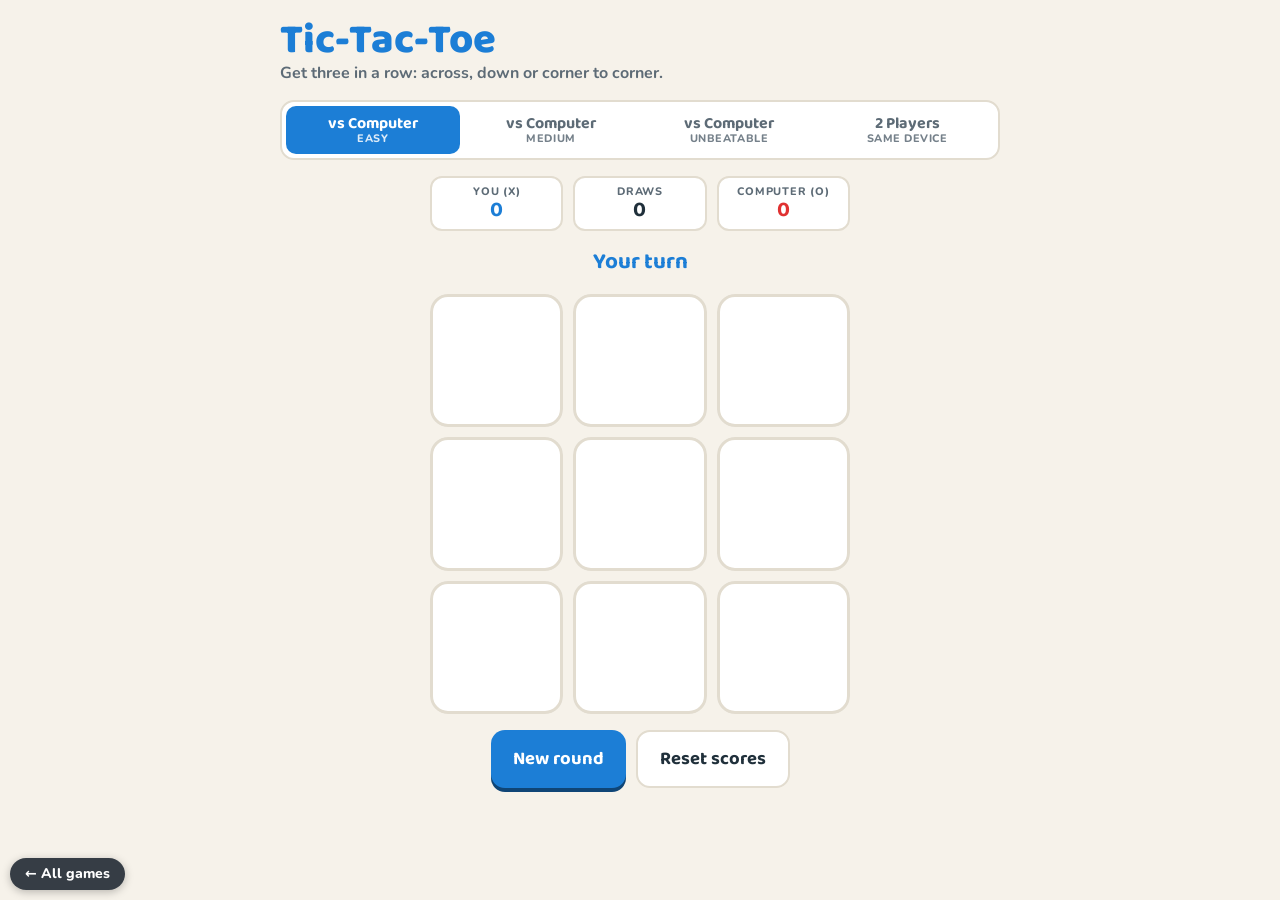
<file: tic-tac-toe.html>
<!doctype html>
<html lang="en">
<head>
<meta charset="utf-8">
<script id="gc-update">(function(){var cur="20261020095448";try{fetch("version.json?t="+Date.now(),{cache:"no-store"}).then(function(r){return r.json()}).then(function(j){if(!j||!j.v||j.v===cur)return;var u=new URL(location.href);if(u.searchParams.get("v")===j.v)return;u.searchParams.set("v",j.v);location.replace(u.toString());}).catch(function(){});}catch(e){}})();</script>
<script id="gc-count" data-goatcounter="https://kingsreuben.goatcounter.com/count" async src="https://gc.zgo.at/count.js"></script>
<meta name="viewport" content="width=device-width, initial-scale=1, viewport-fit=cover">
<title>Tic-Tac-Toe</title>
<link rel="stylesheet" href="https://fonts.googleapis.com/css2?family=Baloo+2:wght@600;700;800&family=Nunito:wght@600;700;800;900&display=swap">
<link rel="stylesheet" href="common.css?v=20261020095448">
<style>
:root{--accent:#1c7ed6;--x:#1c7ed6;--o:#e03131}
@media (prefers-color-scheme: dark){:root{--accent:#5aa9ff;--accentInk:#071a33;--x:#5aa9ff;--o:#ff6b6b}}
.board{display:grid;grid-template-columns:repeat(3,1fr);gap:10px;width:100%;max-width:420px;margin:0 auto;aspect-ratio:1/1}
.sq{border:0;border-radius:18px;background:var(--card);box-shadow:inset 0 0 0 3px var(--line);display:flex;align-items:center;justify-content:center;padding:14%}
.sq svg{width:100%;height:100%;animation:popIn .2s}
.sq.win{background:color-mix(in srgb,var(--sun) 45%,var(--card))}
.sq:disabled{cursor:default}
.turn{text-align:center;font-family:var(--display);font-weight:700;font-size:1.4rem;margin:0}
.turn .x{color:var(--x)} .turn .o{color:var(--o)}
.score{display:grid;grid-template-columns:repeat(3,1fr);gap:10px;max-width:420px;margin:0 auto;width:100%}
.score .stat{align-items:center}
.score .sx b{color:var(--x)} .score .so b{color:var(--o)}
.row{display:flex;gap:10px;justify-content:center;flex-wrap:wrap}
</style>
</head>
<body>
<a class="homeLink" href="./?v=20261020095448">&larr; All games</a>
<div class="page">
  <div class="top"><div><h1>Tic-Tac-Toe</h1><p class="sub">Get three in a row: across, down or corner to corner.</p></div></div>
  <div class="seg" role="group" aria-label="Who is playing">
    <button data-opp="easy" aria-pressed="true">vs Computer<small>Easy</small></button>
    <button data-opp="medium" aria-pressed="false">vs Computer<small>Medium</small></button>
    <button data-opp="hard" aria-pressed="false">vs Computer<small>Unbeatable</small></button>
    <button data-opp="pvp" aria-pressed="false">2 Players<small>Same device</small></button>
  </div>
  <div class="score">
    <div class="stat sx"><span id="nx">You (X)</span><b id="wx">0</b></div>
    <div class="stat"><span>Draws</span><b id="wd">0</b></div>
    <div class="stat so"><span id="no">Computer (O)</span><b id="wo">0</b></div>
  </div>
  <p class="turn" id="turn" aria-live="polite"></p>
  <div class="board" id="board"></div>
  <div class="row"><button class="btn" id="again">New round</button><button class="btn ghost" id="resetScore">Reset scores</button></div>
</div>
<script src="common.js?v=20261020095448"></script>
<script>
(function(){
const {$, sound, confetti, store} = GC;
const LINES=[[0,1,2],[3,4,5],[6,7,8],[0,3,6],[1,4,7],[2,5,8],[0,4,8],[2,4,6]];
const XS='<svg viewBox="0 0 100 100"><path d="M20 20L80 80M80 20L20 80" stroke="var(--x)" stroke-width="14" stroke-linecap="round"/></svg>';
const OS='<svg viewBox="0 0 100 100"><circle cx="50" cy="50" r="31" fill="none" stroke="var(--o)" stroke-width="14"/></svg>';
let opp=store.get('ttt-opp','easy'), b=[], turn='X', first='X', over=false, tally;
const key=()=>'ttt-score-'+(opp==='pvp'?'pvp':'cpu-'+opp);
function winner(s){ for(const l of LINES){ const [a,c,d]=l; if(s[a]&&s[a]===s[c]&&s[a]===s[d]) return {p:s[a],l}; } return s.every(Boolean)?{p:'D'}:null; }
function minimax(s,p){
  const w=winner(s); if(w) return {sc:w.p==='O'?10:w.p==='X'?-10:0};
  let best={sc:p==='O'?-99:99};
  for(let i=0;i<9;i++) if(!s[i]){ s[i]=p; const r=minimax(s,p==='O'?'X':'O'); s[i]=null; r.sc+= r.sc>0?-1:r.sc<0?1:0; if(p==='O'?r.sc>best.sc:r.sc<best.sc) best={sc:r.sc,i}; }
  return best;
}
function cpuMove(){
  const free=b.map((v,i)=>v?null:i).filter(v=>v!==null), rnd=()=>free[Math.floor(Math.random()*free.length)];
  if(opp==='easy') return Math.random()<.25 ? (findWin('O')??rnd()) : rnd();
  if(opp==='medium'){ const w=findWin('O'); if(w!==null) return w; const bl=findWin('X'); if(bl!==null && Math.random()<.85) return bl; if(!b[4]&&Math.random()<.6) return 4; return rnd(); }
  return minimax(b.slice(),'O').i;
}
function findWin(p){ for(const l of LINES){ const v=l.map(i=>b[i]); if(v.filter(x=>x===p).length===2 && v.includes(null)) return l[v.indexOf(null)]; } return null; }
function names(){ return opp==='pvp'?{X:'Player 1',O:'Player 2'}:{X:'You',O:'Computer'}; }
function render(win){
  const n=names();
  [...$('board').children].forEach((el,i)=>{ el.innerHTML=b[i]==='X'?XS:b[i]==='O'?OS:''; el.disabled=over||!!b[i]||(opp!=='pvp'&&turn==='O'); el.classList.toggle('win',!!(win&&win.l&&win.l.includes(i))); el.setAttribute('aria-label',`Square ${i+1}${b[i]?', '+b[i]:', empty'}`); });
  $('nx').textContent=n.X+' (X)'; $('no').textContent=n.O+' (O)';
  $('wx').textContent=tally.X; $('wo').textContent=tally.O; $('wd').textContent=tally.D;
  if(!over) $('turn').innerHTML = `<span class="${turn.toLowerCase()}">${n[turn]==='You'?'Your':n[turn]+'’s'} turn</span>`;
}
function play(i){
  if(over||b[i]) return;
  b[i]=turn; sound.tap();
  const w=winner(b);
  if(w){ end(w); return; }
  turn=turn==='X'?'O':'X'; render();
  if(opp!=='pvp'&&turn==='O') setTimeout(()=>play(cpuMove()),450);
}
function end(w){
  over=true; tally[w.p]++; store.set(key(),tally); const n=names();
  if(w.p==='D'){ $('turn').textContent="It's a draw!"; sound.tap(); }
  else { const human=opp==='pvp'||w.p==='X'; $('turn').innerHTML=`<span class="${w.p.toLowerCase()}">${n[w.p]==='You'?'You win!':n[w.p]+' wins!'}</span>`; if(human){ sound.win(); confetti(); } else sound.lose(); }
  render(w);
}
function newRound(){
  b=Array(9).fill(null); over=false; turn=first; first=first==='X'?'O':'X';
  render(); if(opp!=='pvp'&&turn==='O') setTimeout(()=>play(cpuMove()),500);
}
for(let i=0;i<9;i++){ const s=document.createElement('button'); s.className='sq'; s.onclick=()=>play(i); $('board').appendChild(s); }
function setOpp(o){ opp=o; store.set('ttt-opp',o); tally=store.get(key(),{X:0,O:0,D:0}); first='X'; document.querySelectorAll('[data-opp]').forEach(x=>x.setAttribute('aria-pressed',String(x.dataset.opp===o))); newRound(); }
document.querySelectorAll('[data-opp]').forEach(x=>x.onclick=()=>setOpp(x.dataset.opp));
$('again').onclick=newRound;
$('resetScore').onclick=()=>{ tally={X:0,O:0,D:0}; store.set(key(),tally); render(); };
setOpp(opp);
})();
</script>
</body>
</html>
</file>
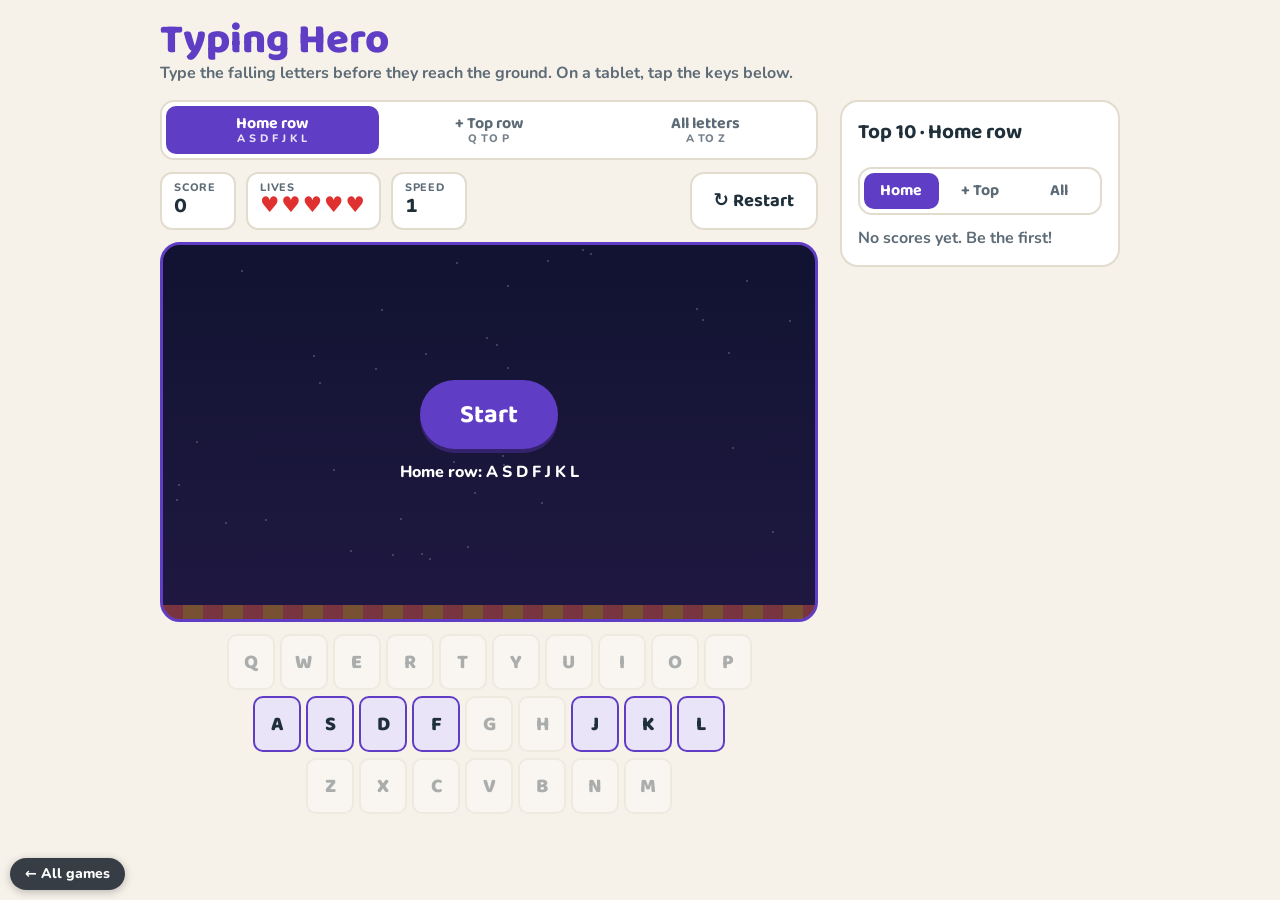
<file: typing-hero.html>
<!doctype html>
<html lang="en">
<head>
<meta charset="utf-8">
<script id="gc-update">(function(){var cur="20261020095448";try{fetch("version.json?t="+Date.now(),{cache:"no-store"}).then(function(r){return r.json()}).then(function(j){if(!j||!j.v||j.v===cur)return;var u=new URL(location.href);if(u.searchParams.get("v")===j.v)return;u.searchParams.set("v",j.v);location.replace(u.toString());}).catch(function(){});}catch(e){}})();</script>
<script id="gc-count" data-goatcounter="https://kingsreuben.goatcounter.com/count" async src="https://gc.zgo.at/count.js"></script>
<meta name="viewport" content="width=device-width, initial-scale=1, viewport-fit=cover">
<title>Typing Hero</title>
<link rel="stylesheet" href="https://fonts.googleapis.com/css2?family=Baloo+2:wght@600;700;800&family=Nunito:wght@600;700;800;900&display=swap">
<link rel="stylesheet" href="common.css?v=20261020095448">
<style>
:root{--accent:#5f3dc4;--night1:#1b1f4a;--night2:#3b2a6e;--drop:#ffd43b;--dropInk:#2b1d00}
@media (prefers-color-scheme: dark){:root{--accent:#9775fa;--accentInk:#12082e}}
.layout{display:grid;grid-template-columns:minmax(0,1fr) 280px;gap:22px;align-items:start}
@media (max-width:900px){.layout{grid-template-columns:minmax(0,1fr)}}
main{display:flex;flex-direction:column;gap:12px;min-width:0}
.sky{position:relative;height:min(52vh,380px);border-radius:20px;overflow:hidden;background:linear-gradient(var(--night1),var(--night2));border:3px solid var(--accent)}
.sky .ground{position:absolute;left:0;right:0;bottom:0;height:14px;background:repeating-linear-gradient(90deg,#ff6b6b 0 20px,#ffa94d 20px 40px)}
.drop{position:absolute;width:48px;height:48px;margin-left:-24px;border-radius:50%;background:var(--drop);color:var(--dropInk);display:flex;align-items:center;justify-content:center;font-family:var(--display);font-weight:800;font-size:1.7rem;text-transform:uppercase;box-shadow:0 0 0 4px rgba(255,212,59,.3),0 4px 10px rgba(0,0,0,.4)}
.drop.hit{animation:burst .25s forwards}
@keyframes burst{to{transform:scale(1.8);opacity:0}}
.star{position:absolute;width:2px;height:2px;background:#fff;border-radius:50%;opacity:.6}
.ready{position:absolute;inset:0;display:flex;flex-direction:column;align-items:center;justify-content:center;gap:12px;text-align:center;padding:16px;color:#fff;background:rgba(10,10,30,.55);z-index:3}
.ready p{margin:0;font-weight:800}
.hearts{font-size:1.3rem;color:#e03131;letter-spacing:2px}
.kb{display:flex;flex-direction:column;gap:6px;width:100%;max-width:560px;margin:0 auto}
.kb div{display:flex;gap:5px;justify-content:center}
.kb button{flex:1;max-width:48px;font-family:var(--display);font-weight:800;font-size:1.25rem;padding:10px 0;border-radius:10px;border:2px solid var(--line);background:var(--card);text-transform:uppercase}
.kb button.on{border-color:var(--accent);background:color-mix(in srgb,var(--accent) 14%,var(--card))}
.kb button.off{opacity:.35}
.side{display:flex;flex-direction:column;gap:12px}
</style>
</head>
<body>
<a class="homeLink" href="./?v=20261020095448">&larr; All games</a>
<div class="page wide">
  <div class="top"><div><h1>Typing Hero</h1><p class="sub">Type the falling letters before they reach the ground. On a tablet, tap the keys below.</p></div></div>
  <div class="layout">
    <main>
      <div class="seg" role="group" aria-label="Level" id="levels">
        <button data-lv="home" aria-pressed="true">Home row<small>A S D F J K L</small></button>
        <button data-lv="top" aria-pressed="false">+ Top row<small>Q to P</small></button>
        <button data-lv="all" aria-pressed="false">All letters<small>A to Z</small></button>
      </div>
      <div class="stats">
        <div class="stat"><span>Score</span><b id="score">0</b></div>
        <div class="stat"><span>Lives</span><b class="hearts" id="lives">♥♥♥♥♥</b></div>
        <div class="stat"><span>Speed</span><b id="speed">1</b></div>
        <button class="btn ghost" id="restart" style="margin-left:auto;align-self:center">↻ Restart</button>
      </div>
      <div class="sky" id="sky">
        <div class="ground"></div>
        <div class="ready" id="ready">
          <button class="btn big" id="start">Start</button>
          <p id="readyText">Home row: A S D F J K L</p>
        </div>
      </div>
      <div class="kb" id="kb"></div>
      <section class="result" id="result" hidden>
        <h2>Game over!</h2>
        <div class="big" id="rScore">0 letters</div>
        <p id="rText"></p>
        <form class="nameForm" id="nameForm" autocomplete="off"><label for="nameIn">Type your name for the Top 10</label><input id="nameIn" maxlength="16" placeholder="Your name" required><button class="btn" type="submit">Save</button></form>
        <button class="btn big" id="again">Play again</button>
      </section>
    </main>
    <aside class="side card top10">
      <h3 id="lbTitle">Top 10 · Home row</h3>
      <div class="seg" role="tablist" id="lbTabs"><button data-lb="home" aria-selected="true">Home</button><button data-lb="top" aria-selected="false">+ Top</button><button data-lb="all" aria-selected="false">All</button></div>
      <div id="lb"></div>
    </aside>
  </div>
</div>
<script src="common.js?v=20261020095448"></script>
<script>
(function(){
const {$, sound, confetti, board, tableHTML, nameForm} = GC;
const SETS={home:'asdfjkl',top:'asdfghjklqwertyuiop',all:'abcdefghijklmnopqrstuvwxyz'};
const NAMES={home:'Home row',top:'+ Top row',all:'All letters'};
let lv='home', drops=[], score=0, lives=5, running=false, last=0, spawnIn=0, id=0, raf=0;
const boards={}; for(const k in SETS) boards[k]=board({key:'th-top-'+k, better:(a,b)=>b.p-a.p, show:e=>e.p});
$('lb').innerHTML=tableHTML('Score');
for(let i=0;i<40;i++){ const s=document.createElement('div'); s.className='star'; s.style.left=Math.random()*100+'%'; s.style.top=Math.random()*85+'%'; $('sky').appendChild(s); }

function speedLevel(){ return 1+Math.floor(score/10); }
function buildKb(){
  $('kb').innerHTML='';
  ['qwertyuiop','asdfghjkl','zxcvbnm'].forEach(r=>{ const d=document.createElement('div');
    [...r].forEach(c=>{ const b=document.createElement('button'); b.textContent=c; b.className=SETS[lv].includes(c)?'on':'off'; b.onpointerdown=e=>{ e.preventDefault(); hit(c); }; d.appendChild(b); });
    $('kb').appendChild(d); });
}
function reset(){
  cancelAnimationFrame(raf); running=false; drops.forEach(d=>d.el.remove()); drops=[]; score=0; lives=5; upd();
  $('ready').hidden=false; $('readyText').textContent=`${NAMES[lv]}: ${SETS[lv].toUpperCase().split('').join(' ')}`;
  $('result').hidden=true; $('sky').hidden=false; $('kb').hidden=false; buildKb(); showBoard(lv);
}
function upd(){ $('score').textContent=score; $('lives').textContent='♥'.repeat(lives)+'♡'.repeat(5-lives); $('speed').textContent=speedLevel(); }
function start(){ $('ready').hidden=true; running=true; last=performance.now(); spawnIn=0; raf=requestAnimationFrame(loop); }
function spawn(){
  const set=SETS[lv]; let c; do{ c=set[Math.floor(Math.random()*set.length)]; }while(drops.some(d=>d.c===c) && drops.length<set.length);
  const el=document.createElement('div'); el.className='drop'; el.textContent=c;
  const x=8+Math.random()*84; el.style.left=x+'%'; el.style.top='-50px'; $('sky').appendChild(el);
  drops.push({id:id++,c,el,y:-50});
}
function loop(t){
  if(!running) return;
  const dt=Math.min(.05,(t-last)/1000); last=t;
  const H=$('sky').clientHeight-14-48, sp=32+speedLevel()*9;
  spawnIn-=dt; if(spawnIn<=0){ spawn(); spawnIn=Math.max(.55,2.1-speedLevel()*.15); }
  for(const d of drops.slice()){ d.y+=sp*dt; d.el.style.top=d.y+'px';
    if(d.y>=H){ d.el.remove(); drops=drops.filter(x=>x!==d); lives--; sound.bad(); upd(); if(lives<=0){ end(); return; } } }
  raf=requestAnimationFrame(loop);
}
function hit(c){
  if(!running) return;
  const cands=drops.filter(d=>d.c===c).sort((a,b)=>b.y-a.y);
  if(!cands.length){ sound.tap(); return; }
  const d=cands[0]; drops=drops.filter(x=>x!==d); d.el.classList.add('hit'); setTimeout(()=>d.el.remove(),250);
  score++; sound.pop(); upd();
}
function end(){
  running=false; cancelAnimationFrame(raf); drops.forEach(d=>d.el.remove()); drops=[];
  $('sky').hidden=true; $('kb').hidden=true; $('result').hidden=false;
  $('rScore').textContent=`${score} letters`; $('rText').textContent=`${NAMES[lv]} · reached speed ${speedLevel()}`;
  if(score>0){ sound.win(); confetti(); } else sound.lose();
  const l=lv, p=score;
  nameForm($('nameForm'),$('nameIn'),n=>{ const rank=boards[l].add({n,p}); showBoard(l,rank);
    $('rText').textContent = rank>=0 ? (rank===0?`New record, ${n}! You're number 1!`:`Great job, ${n}! You're number ${rank+1} in the Top 10.`) : `Well done, ${n}! Keep practising to reach the Top 10.`; });
}
function showBoard(l,h){ $('lbTitle').textContent='Top 10 · '+NAMES[l]; document.querySelectorAll('#lbTabs button').forEach(b=>b.setAttribute('aria-selected',String(b.dataset.lb===l))); boards[l].render($('lb').querySelector('tbody'),$('lb').querySelector('.empty'),h??-1); }
document.querySelectorAll('[data-lv]').forEach(b=>b.onclick=()=>{ if(running) return; lv=b.dataset.lv; document.querySelectorAll('[data-lv]').forEach(x=>x.setAttribute('aria-pressed',String(x===b))); reset(); });
document.querySelectorAll('#lbTabs button').forEach(b=>b.onclick=()=>showBoard(b.dataset.lb));
document.addEventListener('keydown',e=>{
  if(e.target.tagName==='INPUT') return;
  if(/^[a-z]$/i.test(e.key)){ e.preventDefault(); hit(e.key.toLowerCase()); }
  else if((e.key==='Enter'||e.key===' ')&&!running&&!$('ready').hidden){ e.preventDefault(); start(); }
});
document.addEventListener('visibilitychange',()=>{ if(document.hidden&&running){ running=false; cancelAnimationFrame(raf); $('ready').hidden=false; $('readyText').textContent='Paused. Press Start to keep going.'; } });
$('start').onclick=()=>{ if(drops.length||score) { $('ready').hidden=true; running=true; last=performance.now(); raf=requestAnimationFrame(loop); } else start(); };
$('again').onclick=reset;
$('restart').onclick=()=>{ reset(); start(); };
reset();
})();
</script>
</body>
</html>
</file>
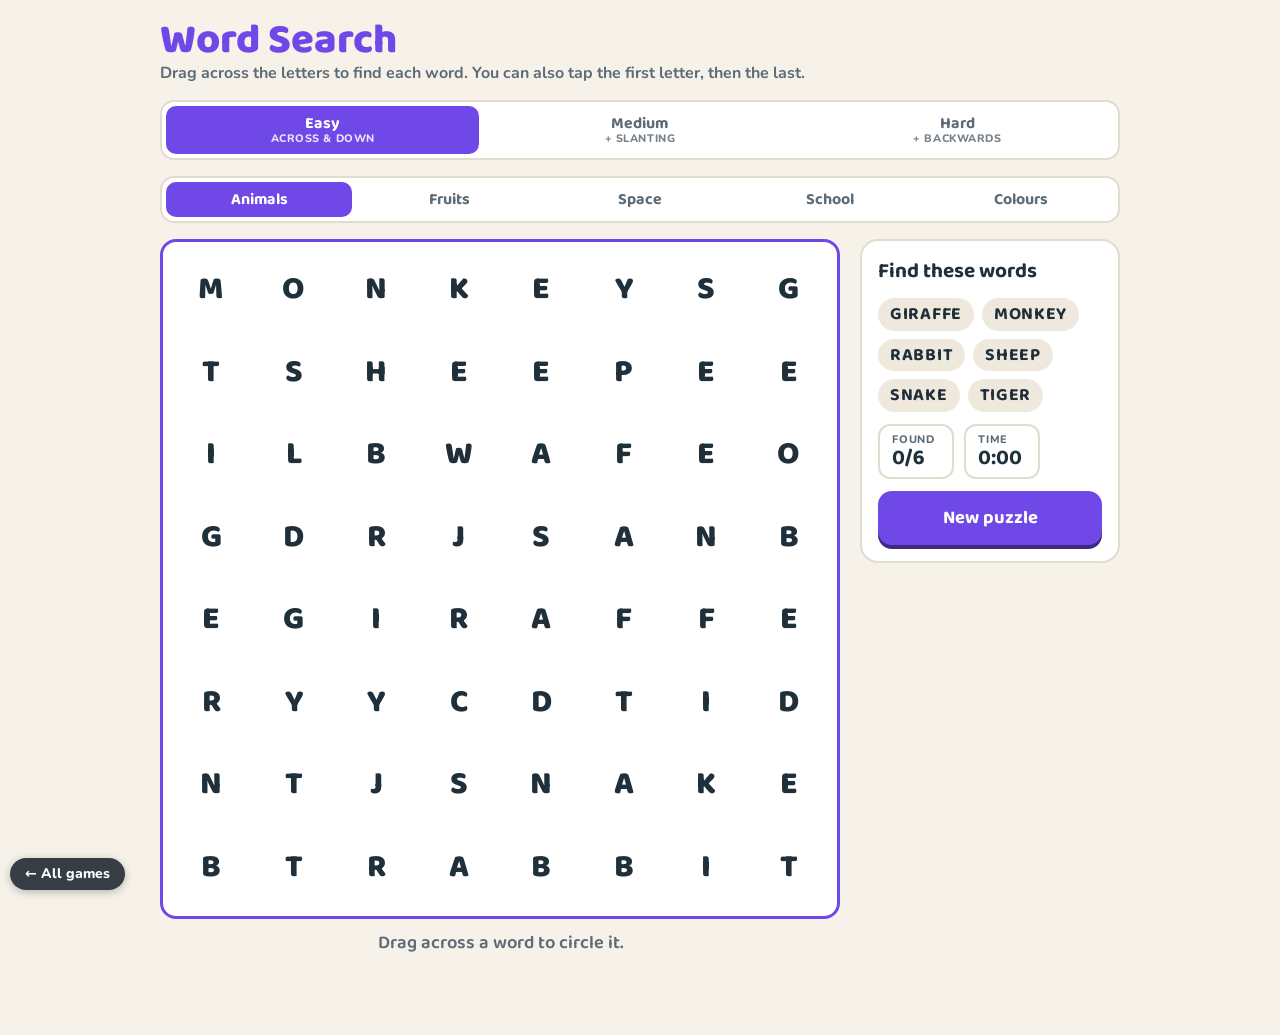
<file: word-search.html>
<!doctype html>
<html lang="en">
<head>
<meta charset="utf-8">
<script id="gc-update">(function(){var cur="20261020095448";try{fetch("version.json?t="+Date.now(),{cache:"no-store"}).then(function(r){return r.json()}).then(function(j){if(!j||!j.v||j.v===cur)return;var u=new URL(location.href);if(u.searchParams.get("v")===j.v)return;u.searchParams.set("v",j.v);location.replace(u.toString());}).catch(function(){});}catch(e){}})();</script>
<script id="gc-count" data-goatcounter="https://kingsreuben.goatcounter.com/count" async src="https://gc.zgo.at/count.js"></script>
<meta name="viewport" content="width=device-width, initial-scale=1, viewport-fit=cover">
<title>Word Search</title>
<link rel="stylesheet" href="https://fonts.googleapis.com/css2?family=Baloo+2:wght@600;700;800&family=Nunito:wght@600;700;800;900&display=swap">
<link rel="stylesheet" href="common.css?v=20261020095448">
<style>
:root{--accent:#7048e8;--h1:#ffd43b;--h2:#8ce99a;--h3:#74c0fc;--h4:#ffa8a8;--h5:#e599f7;--sel:#ffe066}
@media (prefers-color-scheme: dark){:root{--accent:#a48bff;--accentInk:#150a33;--h1:#8a6d00;--h2:#2b7a3d;--h3:#1c5f94;--h4:#8f2f2f;--h5:#6b2f80;--sel:#7a6200}}
.layout{display:grid;grid-template-columns:minmax(0,1fr) 260px;gap:20px;align-items:start}
@media (max-width:860px){.layout{grid-template-columns:minmax(0,1fr)}}
main{display:flex;flex-direction:column;gap:12px;min-width:0}
.grid{display:grid;background:var(--card);border:3px solid var(--accent);border-radius:16px;padding:8px;gap:2px;touch-action:none;user-select:none;-webkit-user-select:none;aspect-ratio:1/1;max-width:100%}
.cell{display:flex;align-items:center;justify-content:center;font-family:var(--display);font-weight:800;border-radius:8px;cursor:pointer;line-height:1}
.cell.sel{background:var(--sel)}
.cell.c0{background:var(--h1)} .cell.c1{background:var(--h2)} .cell.c2{background:var(--h3)} .cell.c3{background:var(--h4)} .cell.c4{background:var(--h5)}
.cell.start{outline:3px solid var(--accent);outline-offset:-3px}
.words{display:flex;flex-wrap:wrap;gap:8px;list-style:none;margin:0;padding:0}
.words li{font-family:var(--display);font-weight:700;font-size:1.1rem;padding:4px 12px;border-radius:999px;background:var(--soft);letter-spacing:.04em}
.words li.found{text-decoration:line-through;opacity:.55}
.side{display:flex;flex-direction:column;gap:12px}
.side h3{margin:0;font-family:var(--display);font-size:1.3rem}
</style>
</head>
<body>
<a class="homeLink" href="./?v=20261020095448">&larr; All games</a>
<div class="page wide">
  <div class="top"><div><h1>Word Search</h1><p class="sub">Drag across the letters to find each word. You can also tap the first letter, then the last.</p></div></div>
  <div class="seg" role="group" aria-label="Difficulty">
    <button data-level="easy" aria-pressed="true">Easy<small>across &amp; down</small></button>
    <button data-level="medium" aria-pressed="false">Medium<small>+ slanting</small></button>
    <button data-level="hard" aria-pressed="false">Hard<small>+ backwards</small></button>
  </div>
  <div class="seg" role="group" aria-label="Theme" id="themes"></div>
  <div class="layout">
    <main>
      <div class="grid" id="grid"></div>
      <p class="msg" id="msg"></p>
    </main>
    <aside class="side card">
      <h3>Find these words</h3>
      <ul class="words" id="words"></ul>
      <div class="stats">
        <div class="stat"><span>Found</span><b id="found">0/6</b></div>
        <div class="stat"><span>Time</span><b id="time">0:00</b></div>
      </div>
      <button class="btn" id="newBtn">New puzzle</button>
    </aside>
  </div>
</div>
<script src="common.js?v=20261020095448"></script>
<script>
(function(){
const {$, sound, confetti, fmtTime, shuffle} = GC;
const THEMES={
  Animals:['LION','TIGER','ZEBRA','MONKEY','HORSE','CAMEL','PANDA','RABBIT','GIRAFFE','EAGLE','SNAKE','SHEEP'],
  Fruits:['MANGO','APPLE','BANANA','GRAPES','ORANGE','GUAVA','CHERRY','PAPAYA','LEMON','MELON','KIWI','PEAR'],
  Space:['MOON','STAR','SUN','PLANET','COMET','ROCKET','EARTH','MARS','ORBIT','GALAXY','VENUS','ALIEN'],
  School:['BOOK','PENCIL','ERASER','RULER','TEACHER','DESK','CRAYON','BAG','CHALK','LUNCH','CLASS','PAPER'],
  Colours:['RED','BLUE','GREEN','PINK','PURPLE','ORANGE','YELLOW','BROWN','BLACK','WHITE','GREY','GOLD']
};
const LEVELS={easy:{n:8,count:6,dirs:[[0,1],[1,0]]},medium:{n:10,count:8,dirs:[[0,1],[1,0],[1,1],[-1,1]]},hard:{n:12,count:10,dirs:[[0,1],[1,0],[1,1],[-1,1],[0,-1],[-1,0],[-1,-1],[1,-1]]}};
let level='easy', theme='Animals', N=8, letters=[], placed=[], found=new Set(), t0=0, timer=null, startCell=null, dragging=false, path=[], colorIdx=0;

Object.keys(THEMES).forEach((t,i)=>{ const b=document.createElement('button'); b.textContent=t; b.dataset.theme=t; b.setAttribute('aria-pressed',String(i===0)); b.onclick=()=>{ theme=t; document.querySelectorAll('[data-theme]').forEach(x=>x.setAttribute('aria-pressed',String(x===b))); newPuzzle(); }; $('themes').appendChild(b); });

function build(){
  const L=LEVELS[level]; N=L.n;
  for(let attempt=0;attempt<50;attempt++){
    const g=Array(N*N).fill(''), pl=[];
    const pool=shuffle(THEMES[theme].filter(w=>w.length<=N)).sort((a,b)=>b.length-a.length);
    for(const w of pool){
      if(pl.length===L.count) break;
      let ok=false;
      for(let tries=0;tries<200&&!ok;tries++){
        const [dr,dc]=L.dirs[Math.floor(Math.random()*L.dirs.length)];
        const r0=Math.floor(Math.random()*N), c0=Math.floor(Math.random()*N);
        const r1=r0+dr*(w.length-1), c1=c0+dc*(w.length-1);
        if(r1<0||r1>=N||c1<0||c1>=N) continue;
        let fits=true; for(let k=0;k<w.length;k++){ const ch=g[(r0+dr*k)*N+c0+dc*k]; if(ch&&ch!==w[k]){fits=false;break;} }
        if(!fits) continue;
        const cells=[]; for(let k=0;k<w.length;k++){ const i=(r0+dr*k)*N+c0+dc*k; g[i]=w[k]; cells.push(i); }
        pl.push({w,cells}); ok=true;
      }
    }
    if(pl.length===L.count){
      const AZ='ABCDEFGHIJKLMNOPRSTUWY';
      letters=g.map(ch=>ch||AZ[Math.floor(Math.random()*AZ.length)]);
      placed=pl.sort((a,b)=>a.w.localeCompare(b.w)); return;
    }
  }
}
function newPuzzle(){
  clearInterval(timer); t0=0; found=new Set(); colorIdx=0; startCell=null; path=[];
  build();
  const g=$('grid'); g.style.gridTemplateColumns=`repeat(${N},1fr)`; g.innerHTML='';
  const fs = N===8?'clamp(1.1rem,5.5vw,2rem)':N===10?'clamp(.95rem,4.5vw,1.65rem)':'clamp(.8rem,3.7vw,1.35rem)';
  letters.forEach((ch,i)=>{ const d=document.createElement('div'); d.className='cell'; d.dataset.i=i; d.textContent=ch; d.style.fontSize=fs; g.appendChild(d); });
  $('words').innerHTML=placed.map(p=>`<li data-w="${p.w}">${p.w}</li>`).join('');
  $('time').textContent='0:00'; upd(); say('Drag across a word to circle it.');
}
function upd(){ $('found').textContent=`${found.size}/${placed.length}`; }
function say(t,c){ $('msg').textContent=t; $('msg').className='msg'+(c?' '+c:''); }
function cellAt(x,y){ const el=document.elementFromPoint(x,y); return el&&el.classList.contains('cell')?+el.dataset.i:null; }
function line(a,b){
  const r0=Math.floor(a/N),c0=a%N,r1=Math.floor(b/N),c1=b%N, dr=Math.sign(r1-r0), dc=Math.sign(c1-c0);
  const len=Math.max(Math.abs(r1-r0),Math.abs(c1-c0));
  if(!(r0===r1||c0===c1||Math.abs(r1-r0)===Math.abs(c1-c0))) return [a];
  return [...Array(len+1)].map((_,k)=>(r0+dr*k)*N+c0+dc*k);
}
function paint(){ document.querySelectorAll('.cell.sel').forEach(e=>e.classList.remove('sel')); path.forEach(i=>$('grid').children[i].classList.add('sel')); }
function tryWord(){
  const s=path.map(i=>letters[i]).join(''), r=[...s].reverse().join('');
  const hit=placed.find(p=>!found.has(p.w) && (p.w===s||p.w===r) && p.cells.length===path.length && (p.cells.every((c,k)=>c===path[k])||p.cells.every((c,k)=>c===path[path.length-1-k])));
  path=[]; paint();
  if(!hit){ if(s.length>1){ sound.bad(); say('Not a word from the list. Keep looking!'); } return; }
  found.add(hit.w); const c='c'+(colorIdx++%5);
  hit.cells.forEach(i=>$('grid').children[i].classList.add(c));
  document.querySelector(`li[data-w="${hit.w}"]`).classList.add('found');
  sound.good(); say(`You found ${hit.w}!`,'good'); upd();
  if(found.size===placed.length){ clearInterval(timer); const s=(Date.now()-t0)/1000; say(`All ${placed.length} words found in ${fmtTime(s)}! Brilliant!`,'good'); sound.win(); confetti(); }
}
const grid=$('grid');
grid.addEventListener('pointerdown',e=>{
  const i=cellAt(e.clientX,e.clientY); if(i===null) return;
  if(!t0){ t0=Date.now(); timer=setInterval(()=>$('time').textContent=fmtTime((Date.now()-t0)/1000),500); }
  e.preventDefault();
  if(startCell!==null && startCell!==i){ // tap-tap mode: second tap ends
    $('grid').children[startCell].classList.remove('start'); path=line(startCell,i); startCell=null; paint(); setTimeout(tryWord,120); return;
  }
  dragging=true; path=[i]; paint(); sound.tap();
});
grid.addEventListener('pointermove',e=>{ if(!dragging) return; const i=cellAt(e.clientX,e.clientY); if(i===null) return; path=line(path[0],i); paint(); });
window.addEventListener('pointerup',()=>{
  if(!dragging) return; dragging=false;
  if(path.length===1){ // a tap: remember as start
    if(startCell!==null) $('grid').children[startCell].classList.remove('start');
    startCell=path[0]; $('grid').children[startCell].classList.add('start'); path=[]; paint(); say('Now tap the last letter of the word.'); return;
  }
  if(startCell!==null){ $('grid').children[startCell].classList.remove('start'); startCell=null; }
  tryWord();
});
document.querySelectorAll('[data-level]').forEach(b=>b.onclick=()=>{ level=b.dataset.level; document.querySelectorAll('[data-level]').forEach(x=>x.setAttribute('aria-pressed',String(x===b))); newPuzzle(); });
$('newBtn').onclick=newPuzzle;
newPuzzle();
})();
</script>
</body>
</html>
</file>
<file: common.css>
/* Shared base for Game Corner games. Each game sets --accent (and optionally --accent2) in its own :root. */
:root{
  --bg:#f6f2ea; --card:#ffffff; --ink:#20303b; --muted:#5d6b76; --line:#e2dccf; --soft:#efe9dd;
  --good:#23945a; --goodBg:#dcf5e6; --bad:#d4413c; --badBg:#fde2e0; --sun:#ffc23d; --sunInk:#5a3d00;
  --accent:#ff8a3d; --accentInk:#ffffff;
  --display:"Baloo 2","Trebuchet MS",system-ui,sans-serif;
  --body:"Nunito",system-ui,-apple-system,"Segoe UI",sans-serif;
  color-scheme:light;
}
@media (prefers-color-scheme: dark){:root{
  --bg:#131a21; --card:#1b252e; --ink:#eef3f7; --muted:#a3b0bc; --line:#2c3a46; --soft:#222e39;
  --good:#5fd69a; --goodBg:#163a29; --bad:#ff7d77; --badBg:#41201e; --sun:#ffcb57; --sunInk:#3a2700;
  color-scheme:dark;
}}
*{box-sizing:border-box}
html,body{margin:0}
body{background:var(--bg);color:var(--ink);font:16px/1.4 var(--body);padding:calc(20px + env(safe-area-inset-top,0px)) 16px calc(76px + env(safe-area-inset-bottom,0px))}
[hidden]{display:none!important}
button{font-family:inherit;cursor:pointer;color:inherit}
button:focus-visible,a:focus-visible,input:focus-visible{outline:3px solid var(--accent);outline-offset:2px}
.page{max-width:720px;margin:0 auto;display:flex;flex-direction:column;gap:16px}
.page.wide{max-width:960px}
.top{display:flex;justify-content:space-between;align-items:center;gap:12px;flex-wrap:wrap}
h1{font-family:var(--display);font-weight:800;font-size:clamp(2rem,6vw,2.6rem);line-height:1;margin:0;color:var(--accent);text-wrap:balance}
.sub{margin:0;color:var(--muted);font-weight:700}
.card{background:var(--card);border:2px solid var(--line);border-radius:18px;padding:16px}
.seg{display:grid;grid-auto-flow:column;grid-auto-columns:1fr;gap:4px;background:var(--card);border:2px solid var(--line);border-radius:14px;padding:4px}
.seg button{border:0;background:transparent;border-radius:10px;padding:9px 4px;font-family:var(--display);font-weight:700;font-size:1rem;color:var(--muted);line-height:1.1}
.seg button small{display:block;font-family:var(--body);font-size:.68rem;font-weight:800;letter-spacing:.05em;text-transform:uppercase;opacity:.85}
.seg button[aria-pressed="true"],.seg button[aria-selected="true"]{background:var(--accent);color:var(--accentInk)}
.btn{font-family:var(--display);font-weight:700;font-size:1.15rem;border:0;border-radius:14px;padding:12px 22px;background:var(--accent);color:var(--accentInk);box-shadow:0 4px 0 color-mix(in srgb,var(--accent) 55%,#000)}
.btn:active{transform:translateY(3px);box-shadow:0 1px 0 color-mix(in srgb,var(--accent) 55%,#000)}
.btn.ghost{background:var(--card);color:var(--ink);border:2px solid var(--line);box-shadow:none}
.btn.big{font-size:1.6rem;padding:14px 40px;border-radius:999px}
.stats{display:flex;gap:10px;flex-wrap:wrap}
.stat{background:var(--card);border:2px solid var(--line);border-radius:12px;padding:6px 12px;display:flex;flex-direction:column;min-width:76px}
.stat span{font-size:.68rem;font-weight:800;letter-spacing:.07em;text-transform:uppercase;color:var(--muted)}
.stat b{font-family:var(--display);font-size:1.35rem;line-height:1.1;font-variant-numeric:tabular-nums}
.msg{margin:0;min-height:1.5em;text-align:center;font-family:var(--display);font-size:1.15rem;font-weight:600;color:var(--muted)}
.msg.good{color:var(--good)} .msg.bad{color:var(--bad)}

/* results + top 10 */
.result{background:var(--card);border:3px solid var(--accent);border-radius:20px;padding:22px 18px;display:flex;flex-direction:column;align-items:center;gap:14px;text-align:center}
.result h2{font-family:var(--display);font-size:2.3rem;line-height:1;margin:0;color:var(--accent)}
.result .big{font-family:var(--display);font-size:2.8rem;font-weight:800;line-height:1;font-variant-numeric:tabular-nums}
.result p{margin:0;font-weight:700;color:var(--muted)}
.nameForm{display:flex;gap:8px;width:100%;max-width:360px;flex-wrap:wrap}
.nameForm label{width:100%;font-weight:800;text-align:left}
.nameForm input{flex:1;min-width:0;font-family:var(--display);font-size:1.2rem;padding:10px 12px;border-radius:12px;border:2px solid var(--line);background:var(--bg);color:var(--ink)}
.top10 h3{margin:0 0 8px;font-family:var(--display);font-size:1.3rem;text-align:left}
.tableWrap{width:100%;overflow-x:auto}
table.lb{width:100%;border-collapse:collapse;font-variant-numeric:tabular-nums;font-size:.95rem}
table.lb th{font-size:.7rem;letter-spacing:.07em;text-transform:uppercase;color:var(--muted);font-weight:800;text-align:left;padding:5px 6px;border-bottom:2px solid var(--line)}
table.lb td{padding:7px 6px;border-bottom:1px solid var(--line);font-weight:700;text-align:left}
table.lb .r{width:2em;color:var(--muted);font-family:var(--display)}
table.lb .v{text-align:right;font-family:var(--display)}
table.lb .d{color:var(--muted);white-space:nowrap}
table.lb tr.me td{background:color-mix(in srgb,var(--sun) 30%,transparent)}
.empty{color:var(--muted);font-weight:700;margin:0}

.homeLink{position:fixed;left:calc(10px + env(safe-area-inset-left,0px));bottom:calc(10px + env(safe-area-inset-bottom,0px));z-index:50;display:inline-flex;align-items:center;gap:6px;padding:9px 15px;border-radius:999px;background:rgba(20,30,40,.85);color:#fff;font:800 14px/1 var(--body);text-decoration:none;box-shadow:0 2px 8px rgba(0,0,0,.25)}
canvas.confetti{position:fixed;inset:0;width:100%;height:100%;pointer-events:none;z-index:60}
@keyframes popIn{from{transform:scale(.4);opacity:0}to{transform:scale(1);opacity:1}}
@keyframes shake{0%,100%{transform:translateX(0)}25%{transform:translateX(-6px)}75%{transform:translateX(6px)}}
@media (prefers-reduced-motion: reduce){*{animation:none!important;transition:none!important}}
</file>
